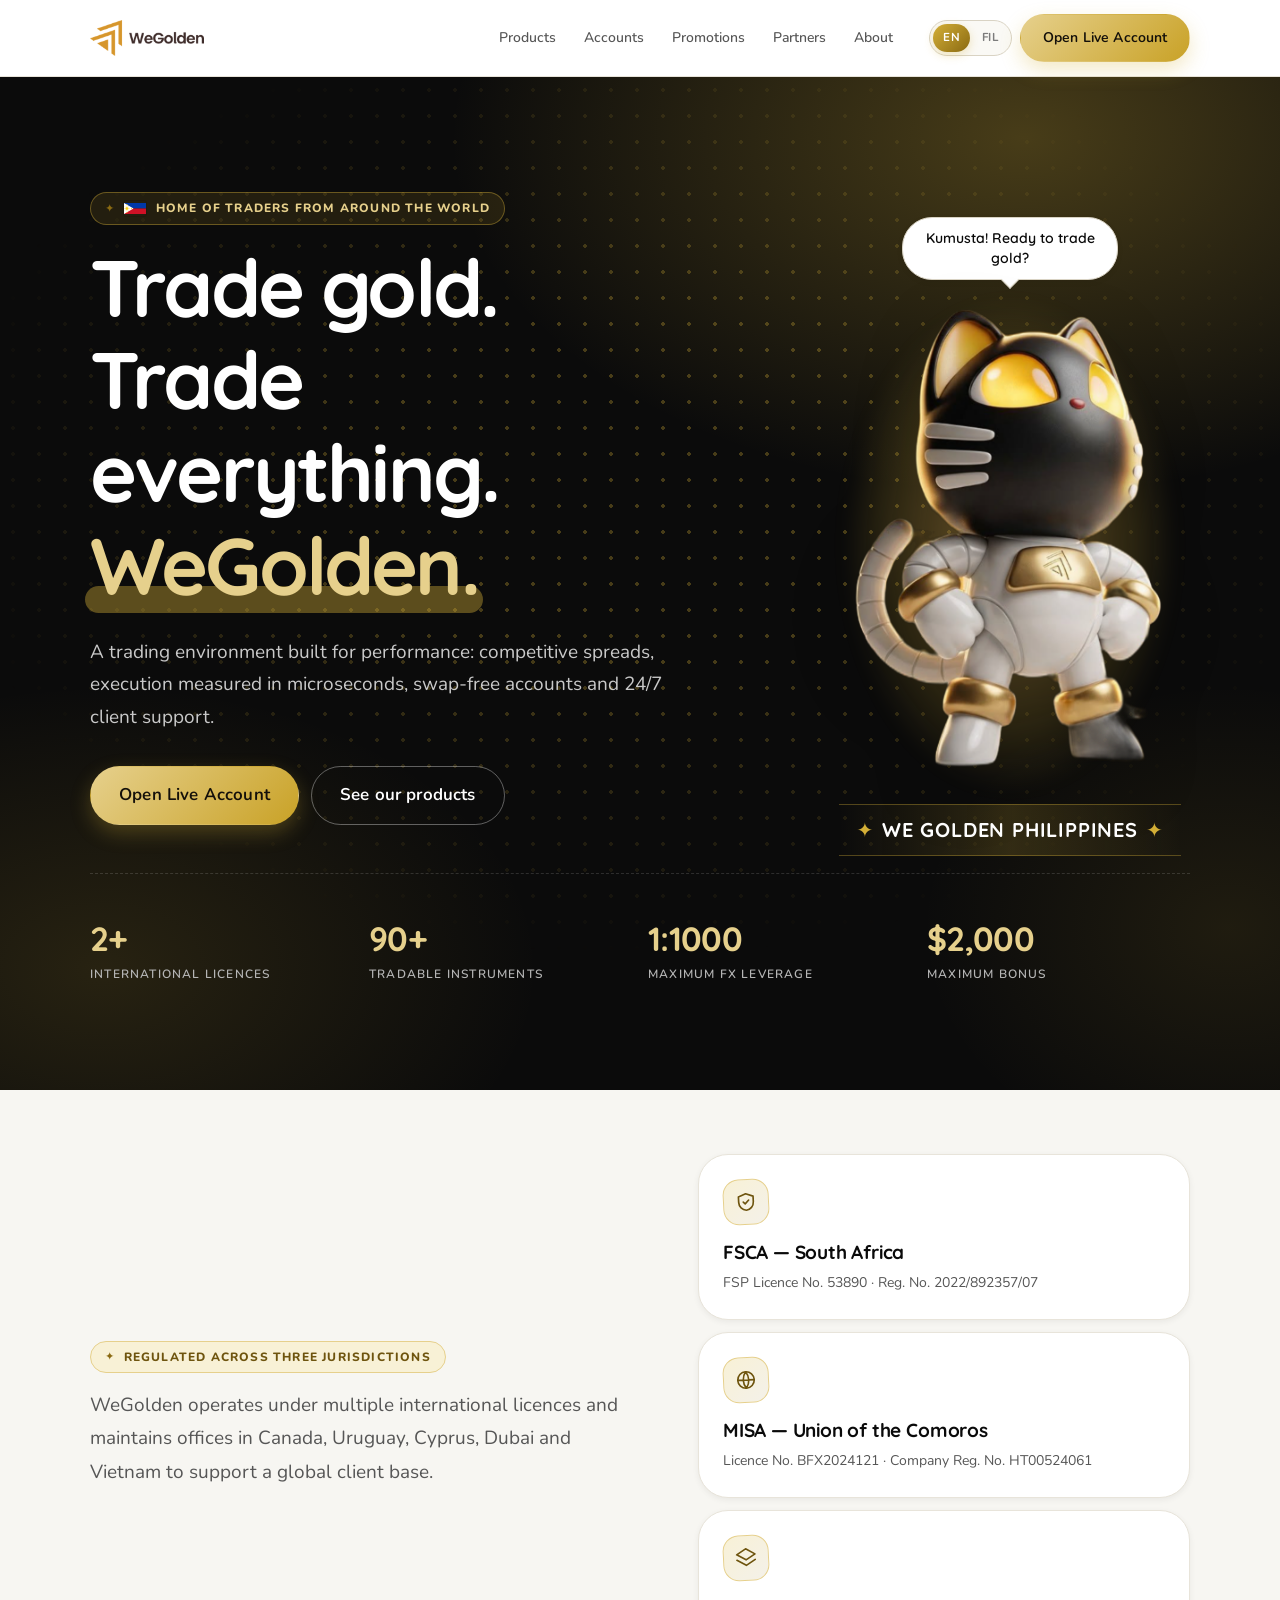
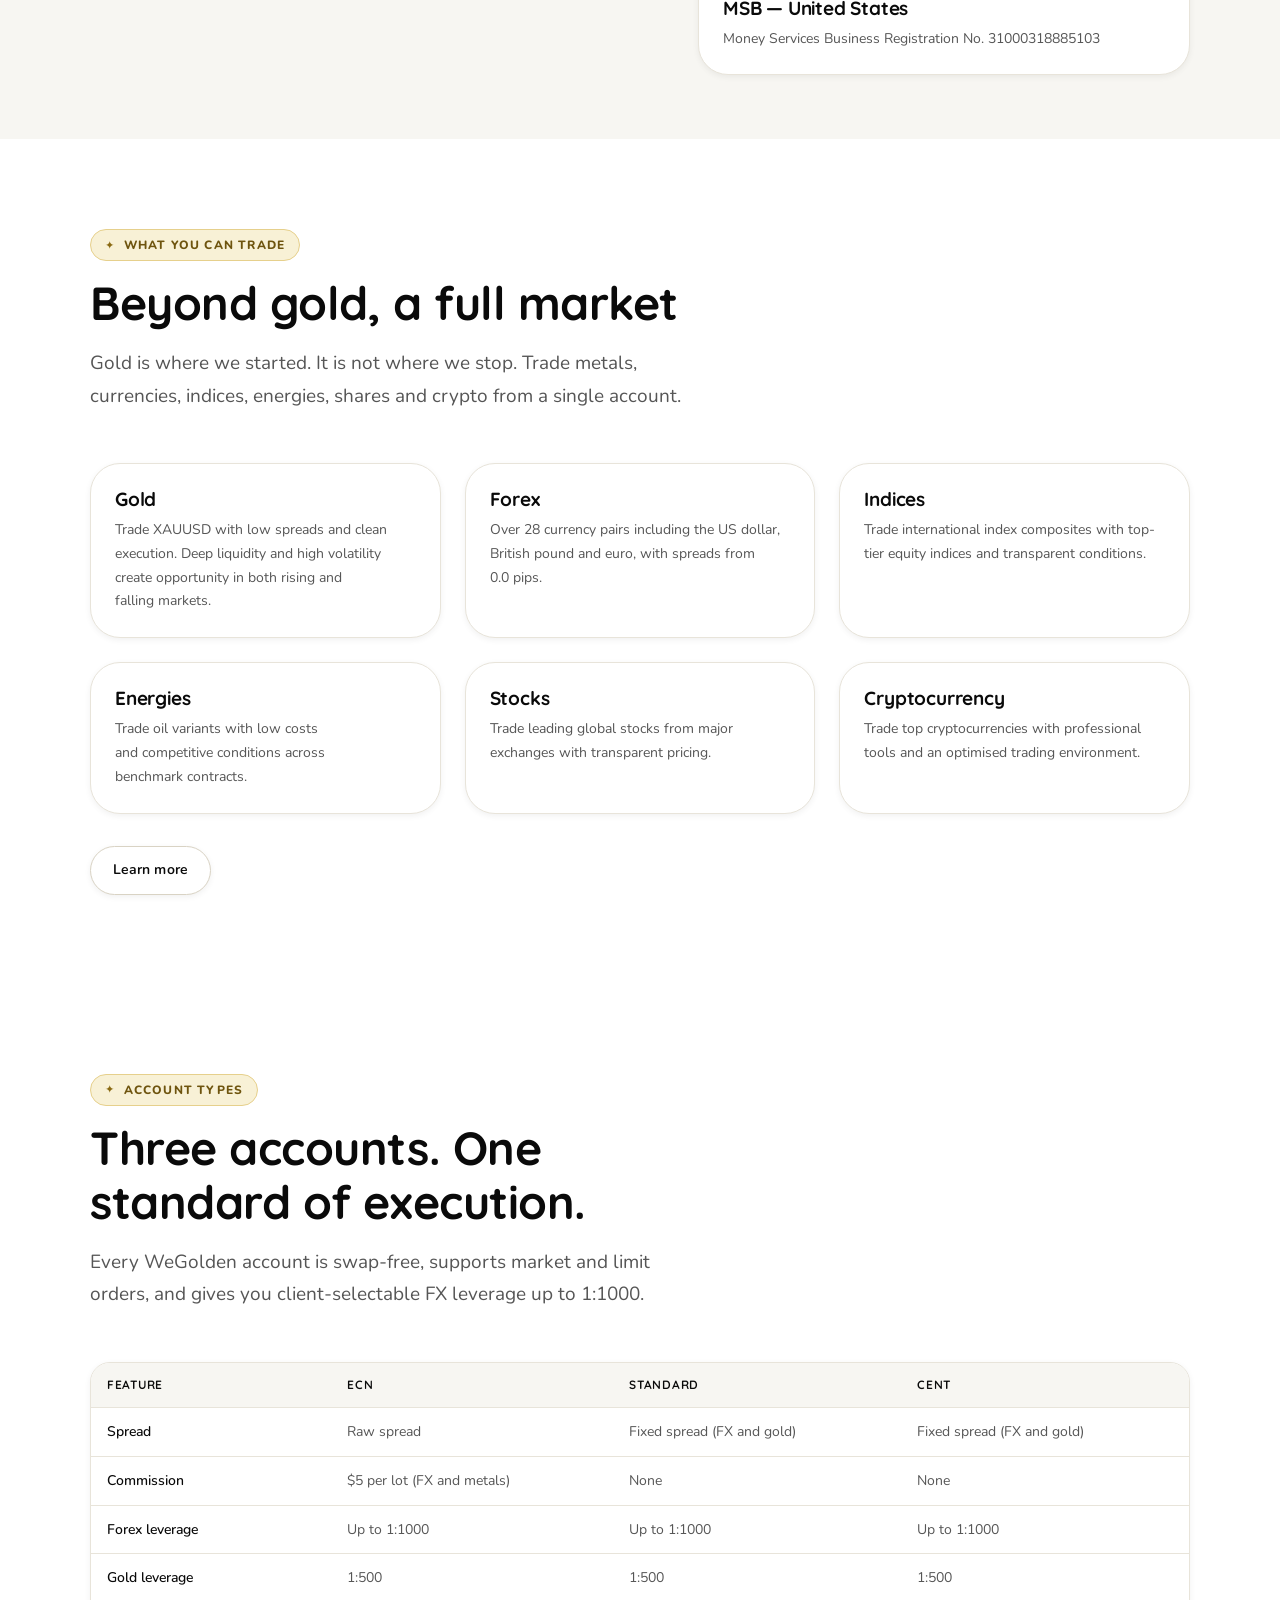
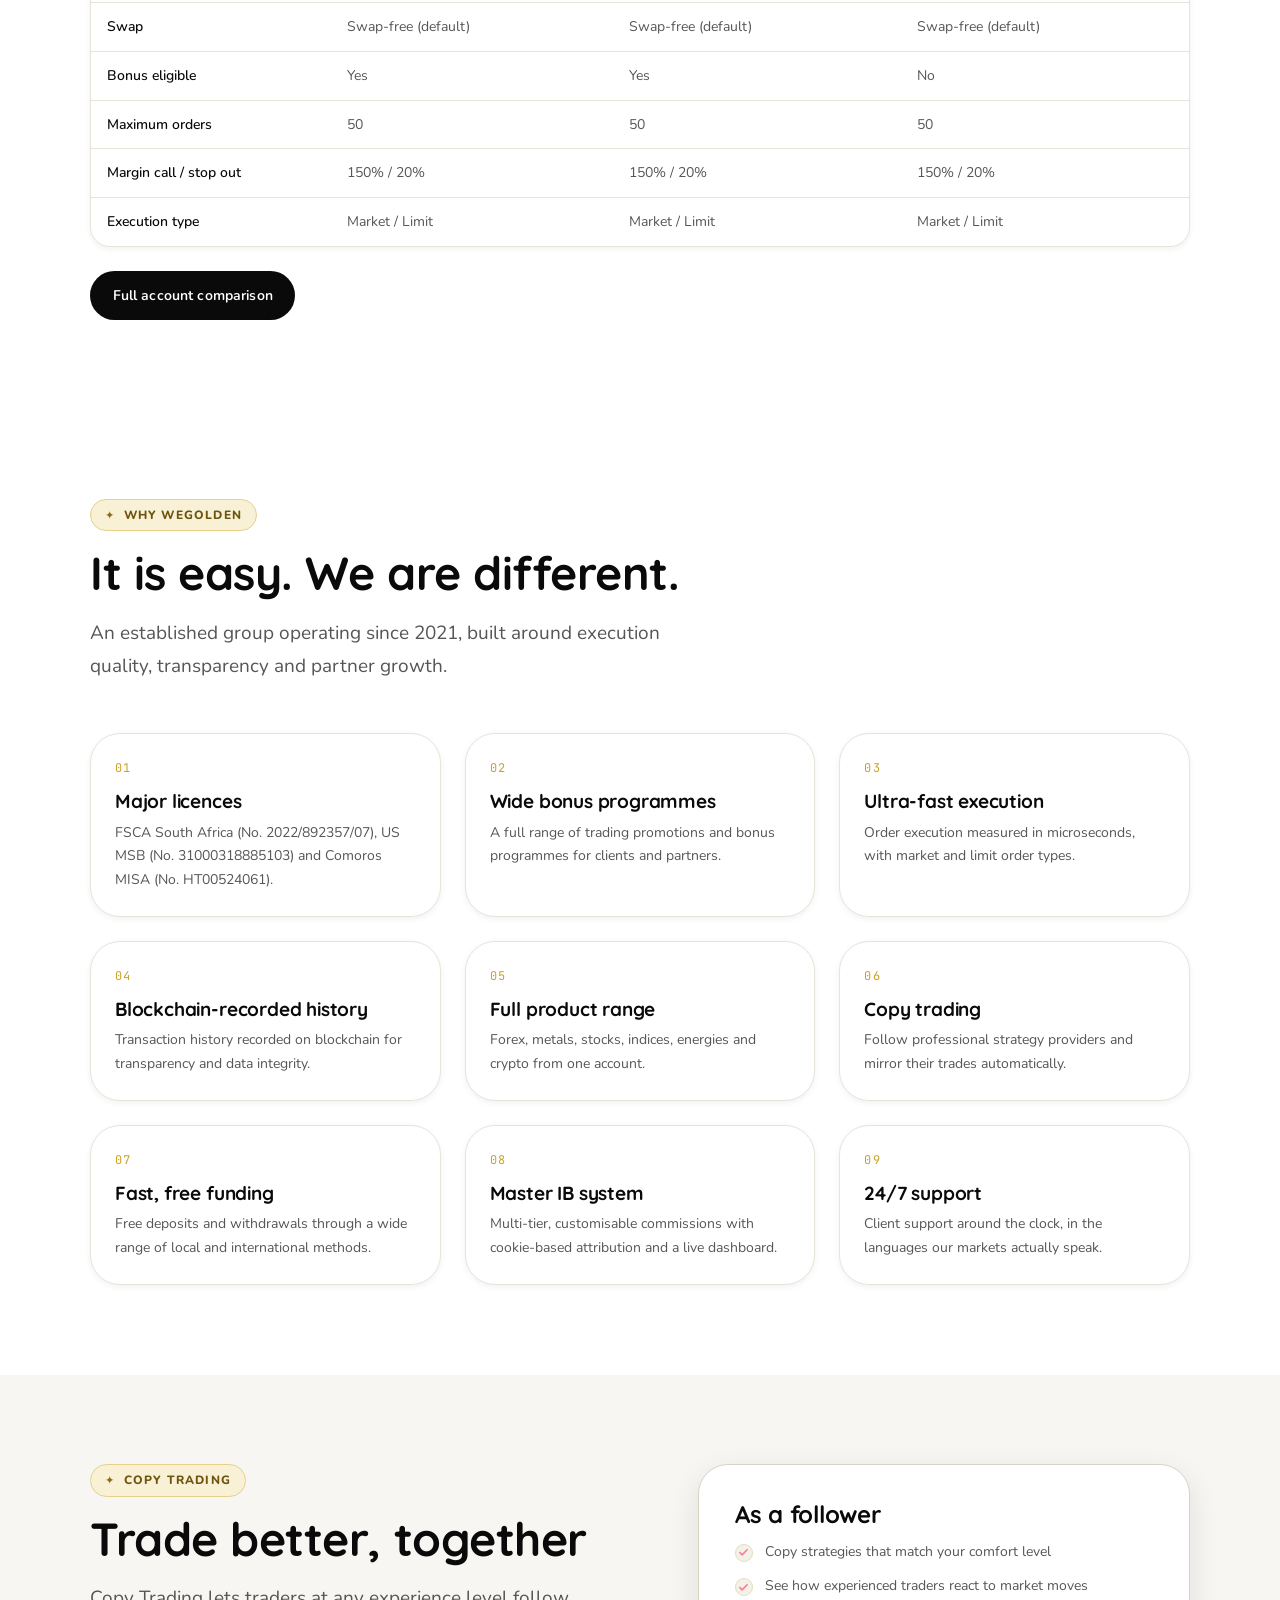
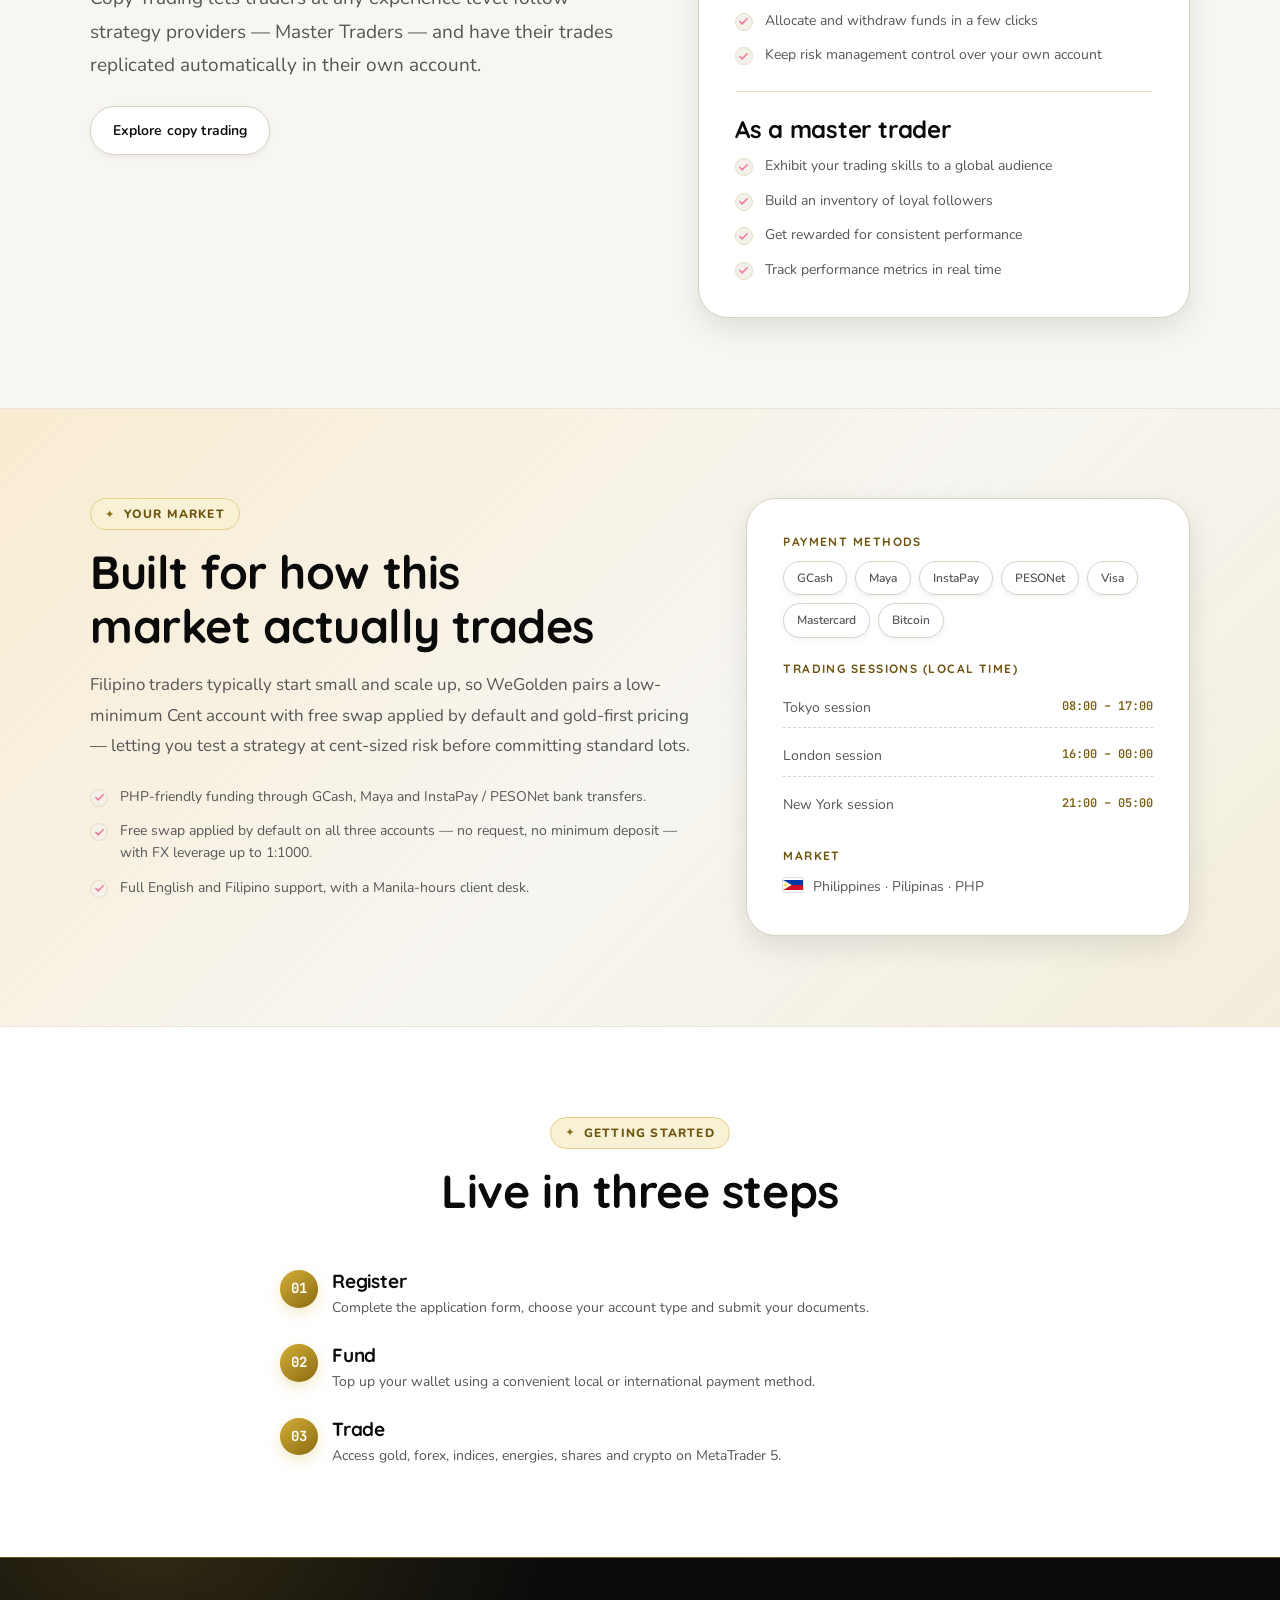
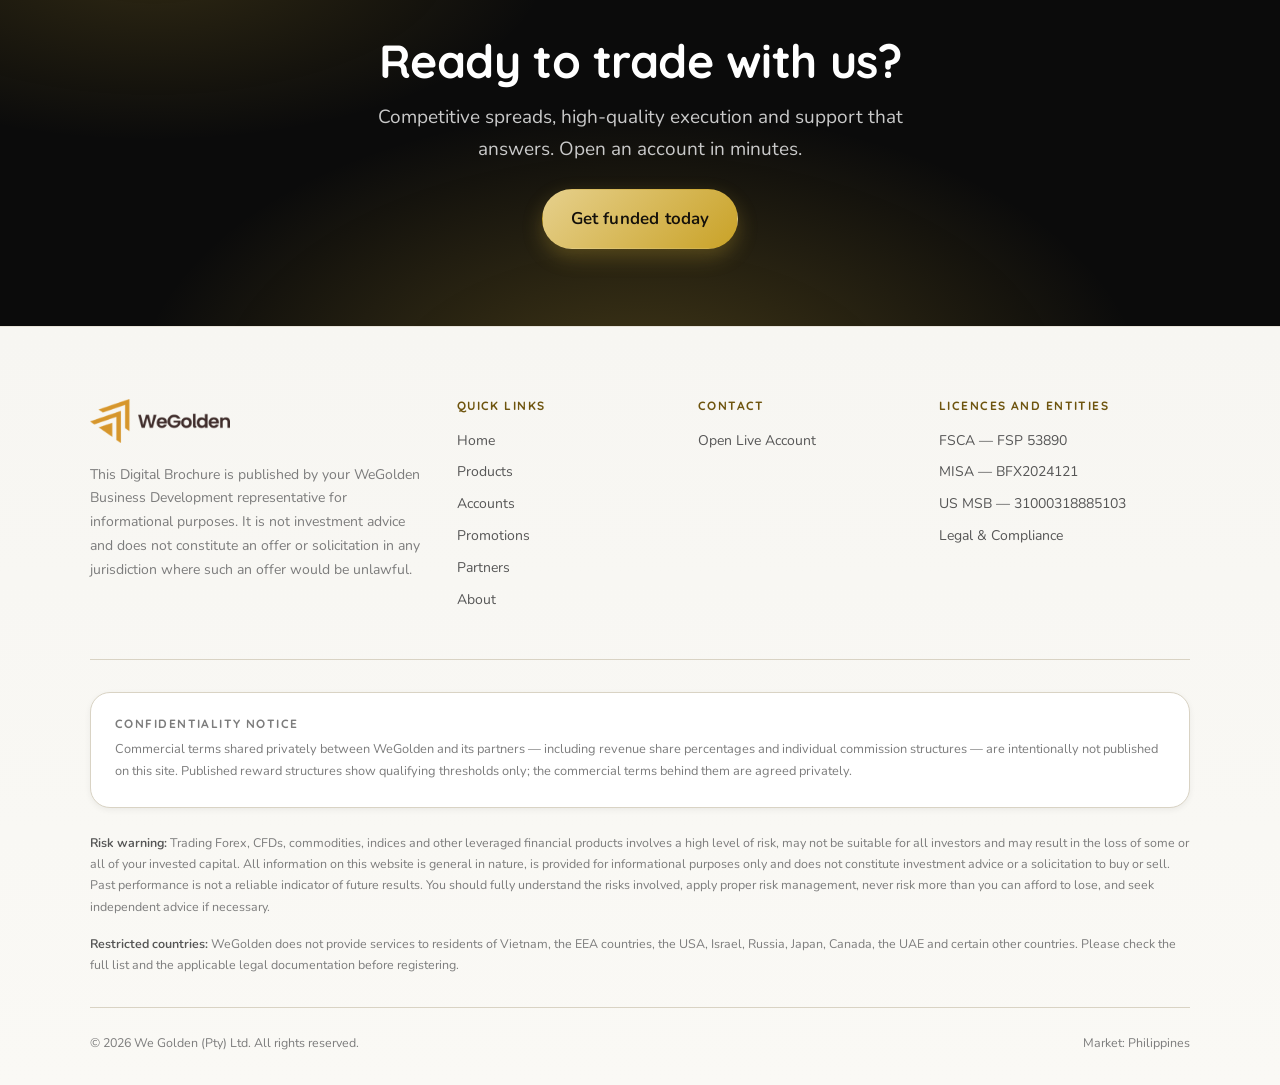
<file: index.html>
<!DOCTYPE html>
<html lang="en">
<head>
  <meta charset="utf-8">
  <title>WeGolden Philippines</title>
  <meta name="viewport" content="width=device-width, initial-scale=1">
  <link rel="canonical" href="https://wegolden-philippines.pages.dev/en/index.html">
  <meta http-equiv="refresh" content="0; url=en/index.html">
  <script>
    (function () {
      var langs = ["en","tl"];
      var saved = null;
      try { saved = localStorage.getItem('wg-lang'); } catch (e) {}
      var nav = (navigator.language || 'en').slice(0, 2).toLowerCase();
      var pick = saved && langs.indexOf(saved) > -1 ? saved
               : (nav === 'tl' || nav === 'fil' ? 'tl' : 'en');
      location.replace(pick + '/index.html');
    })();
  </script>
</head>
<body>
  <p>Redirecting to <a href="en/index.html">WeGolden Philippines</a>…</p>
</body>
</html>
</file>
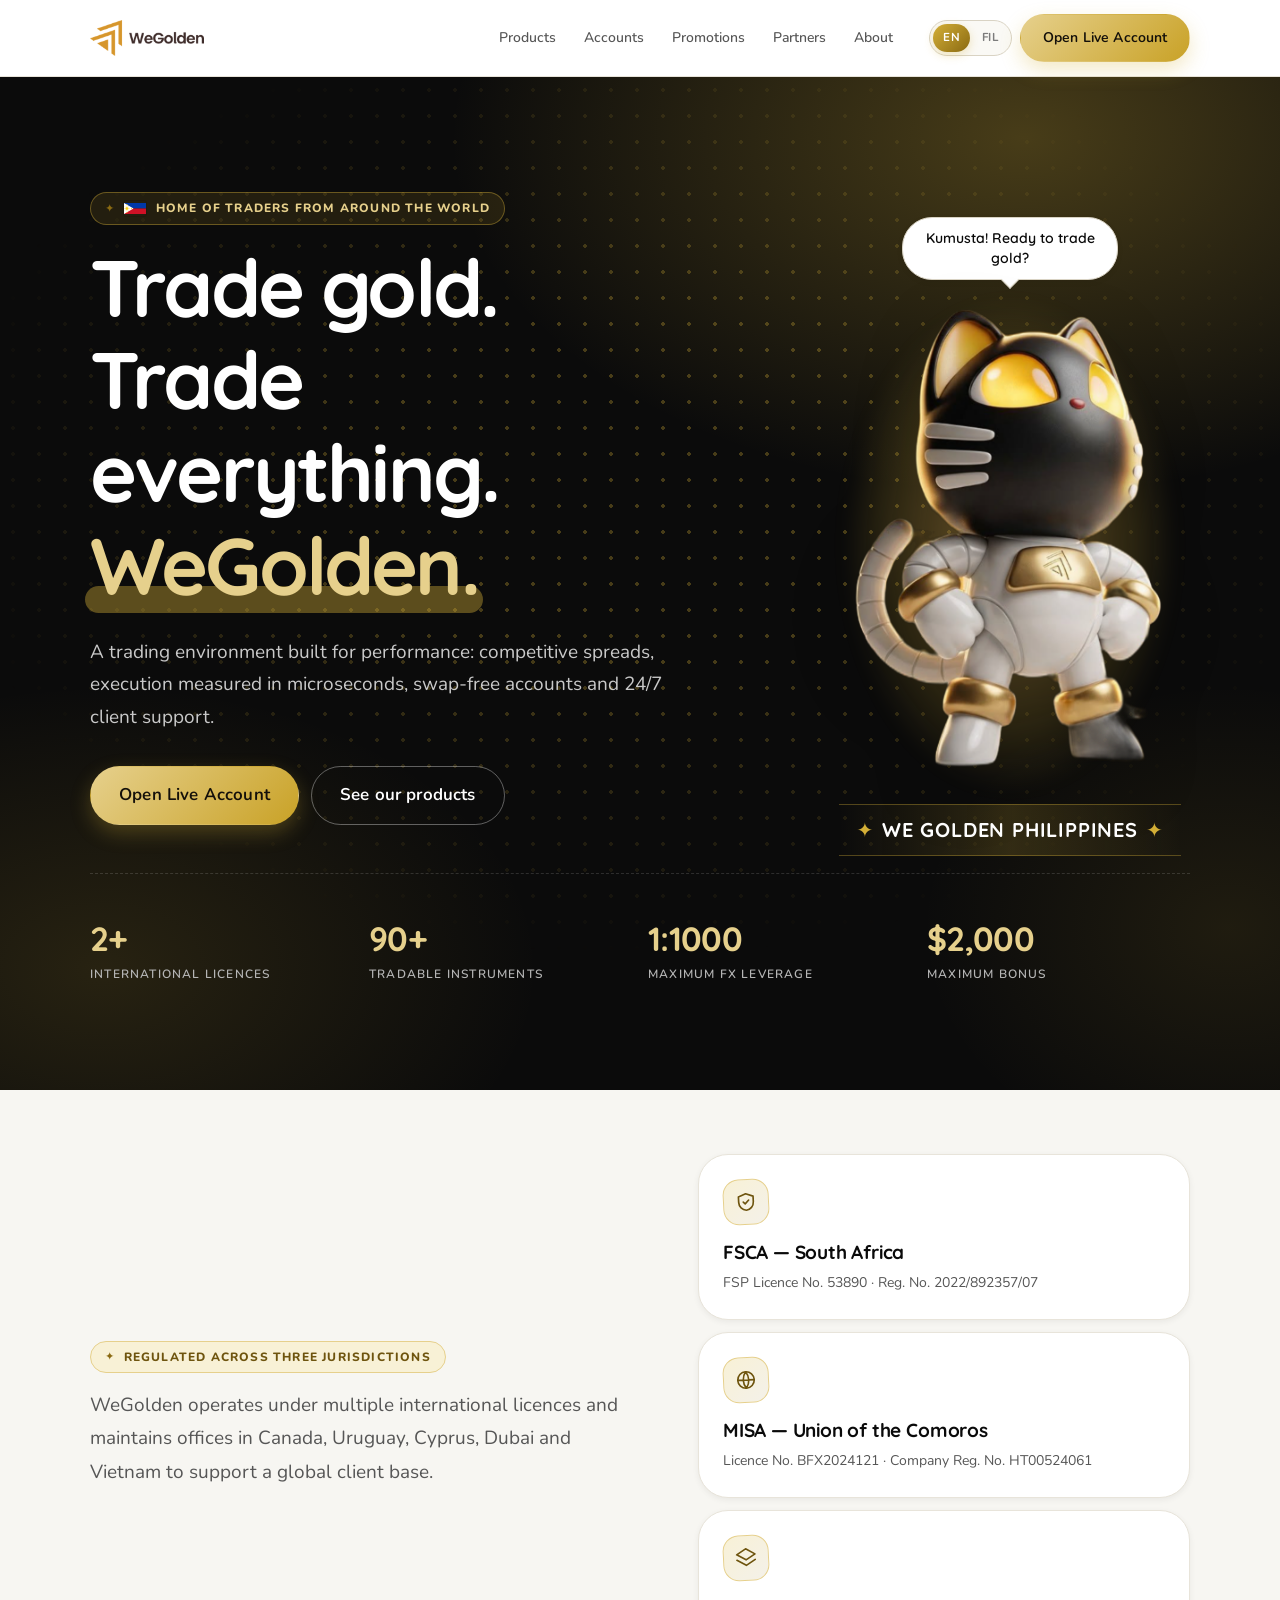
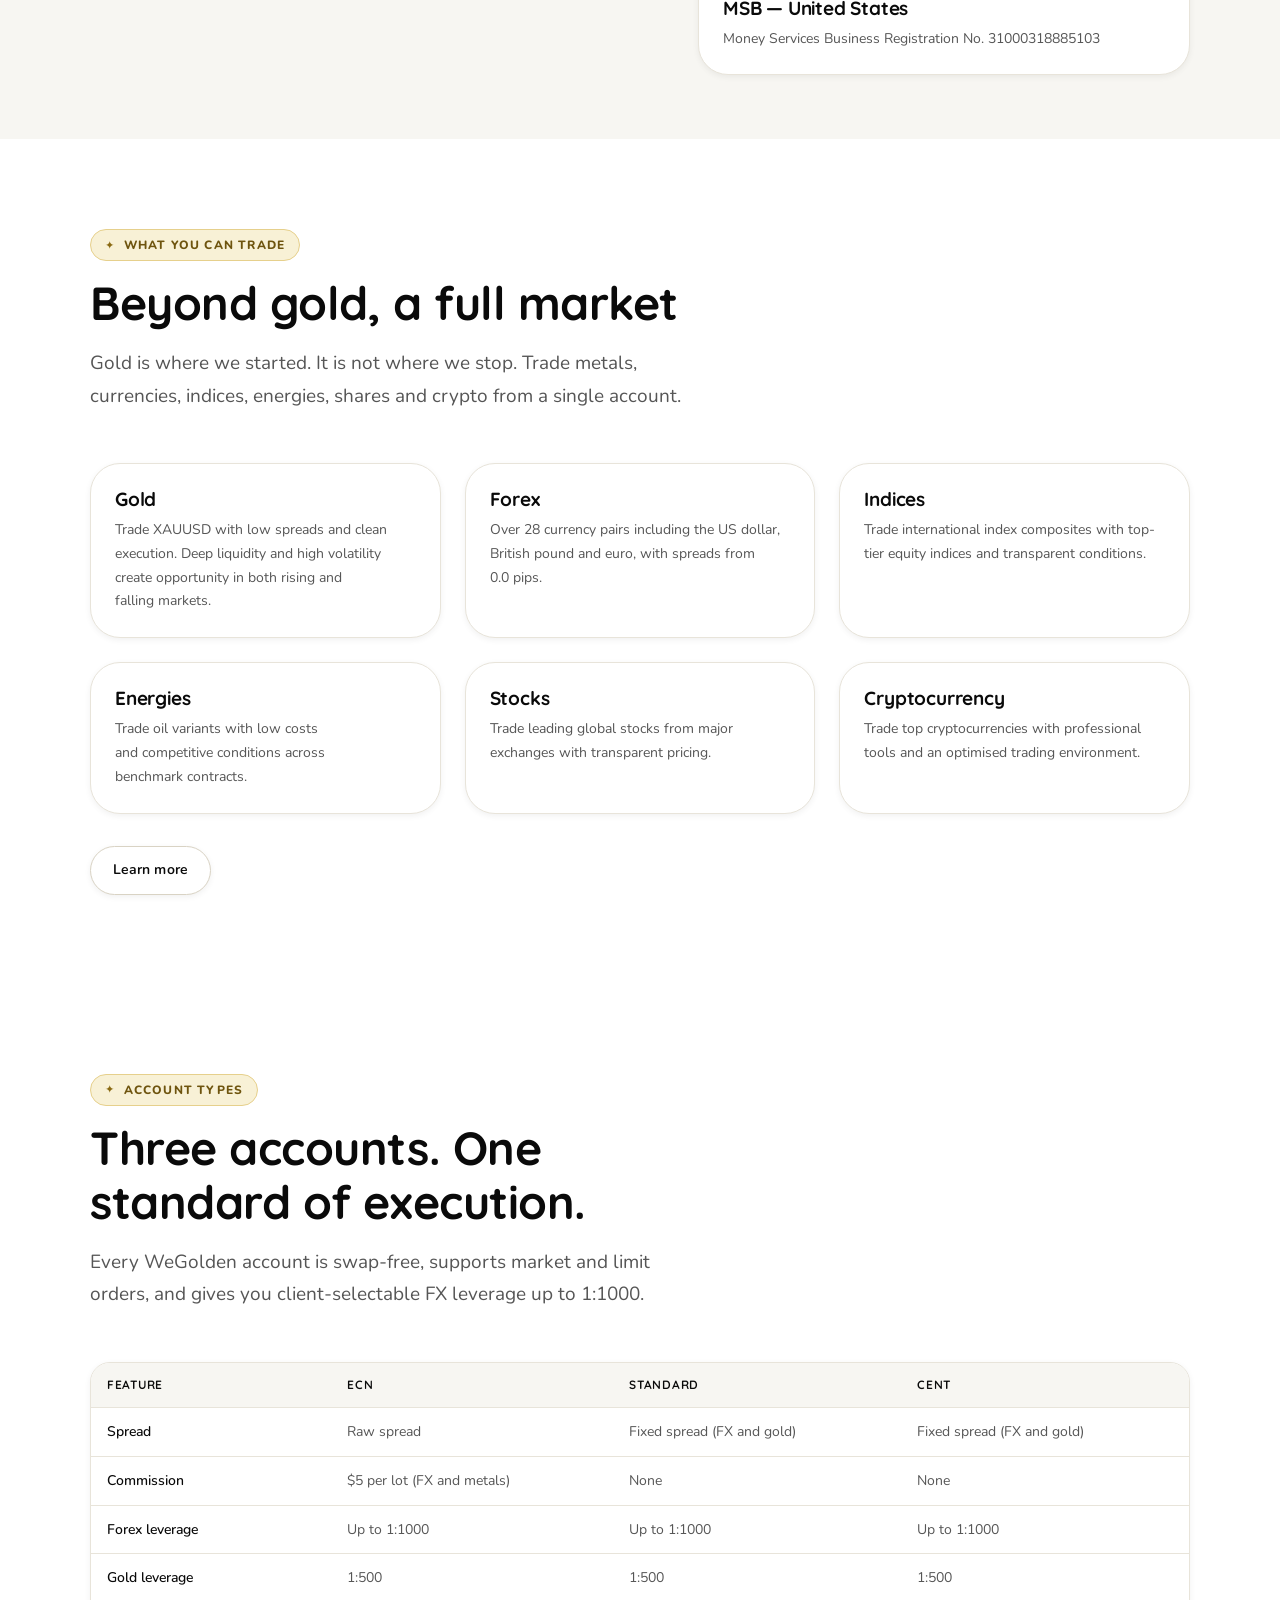
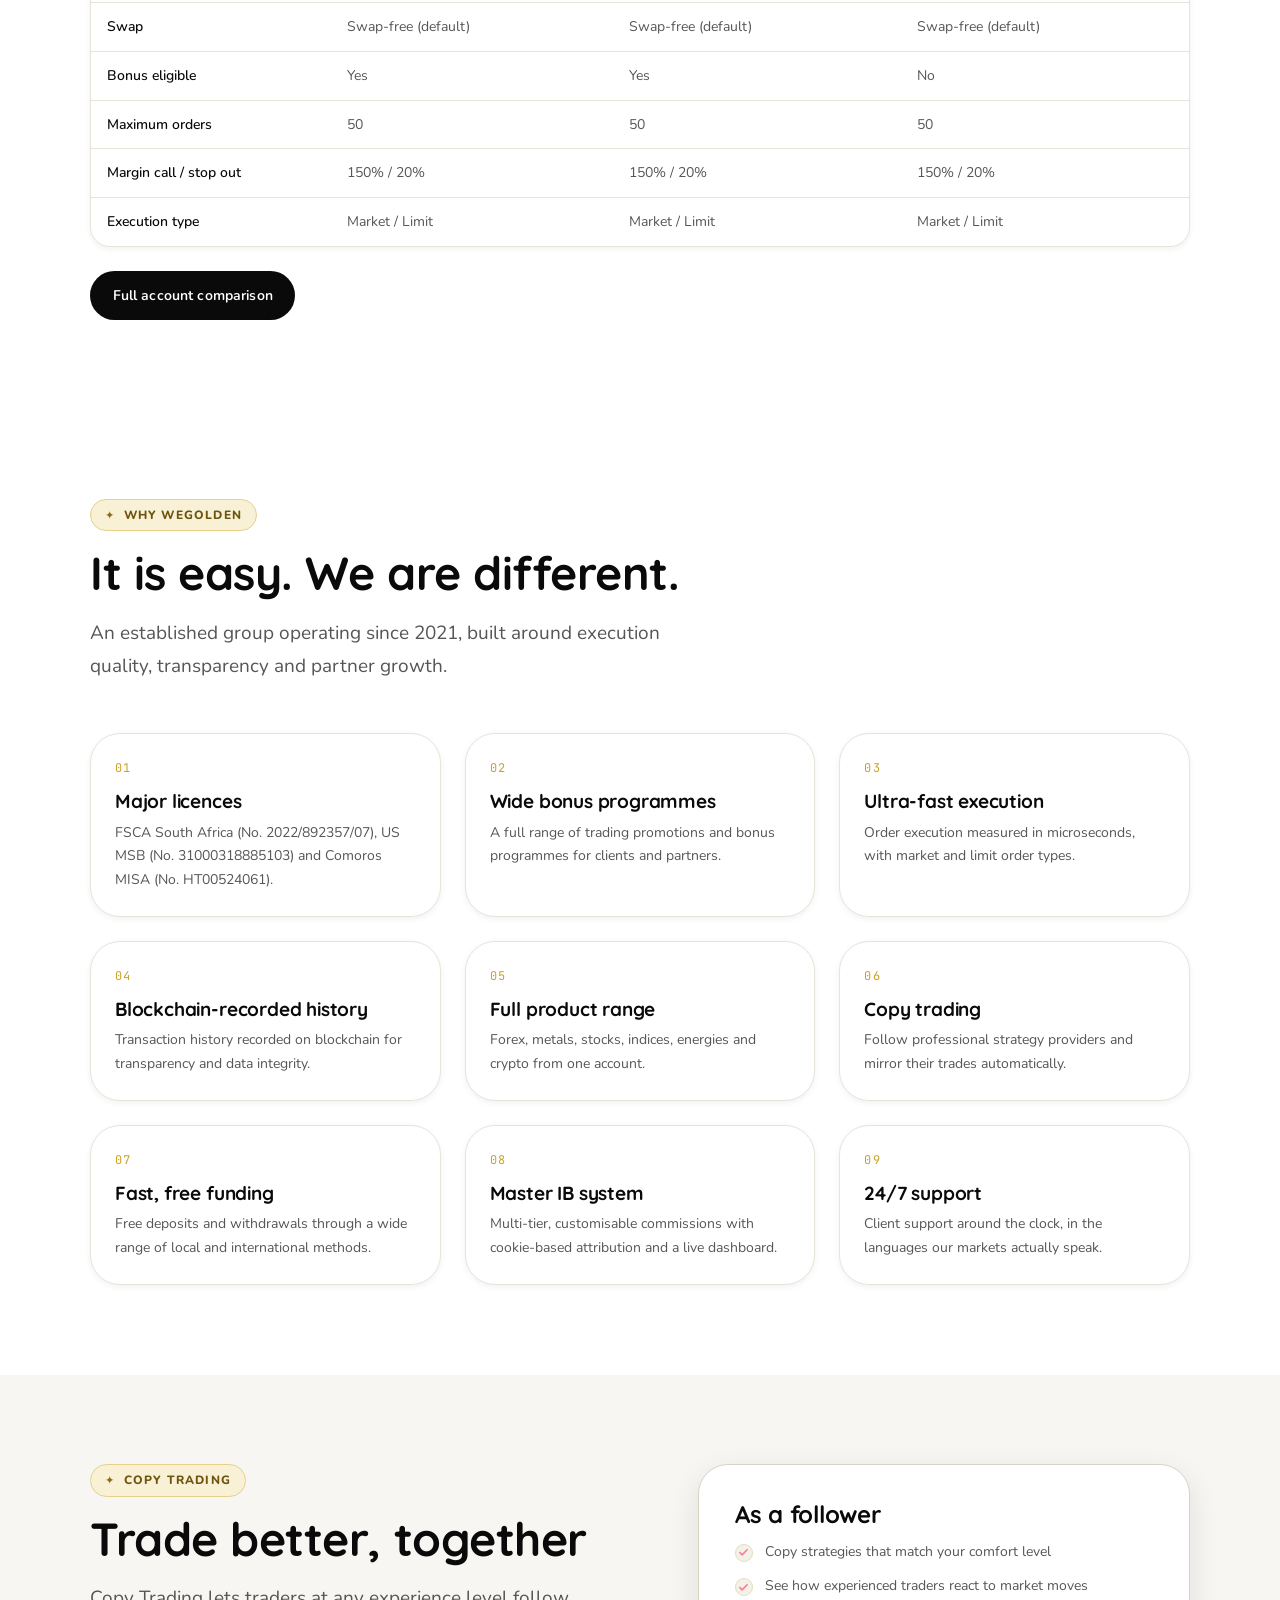
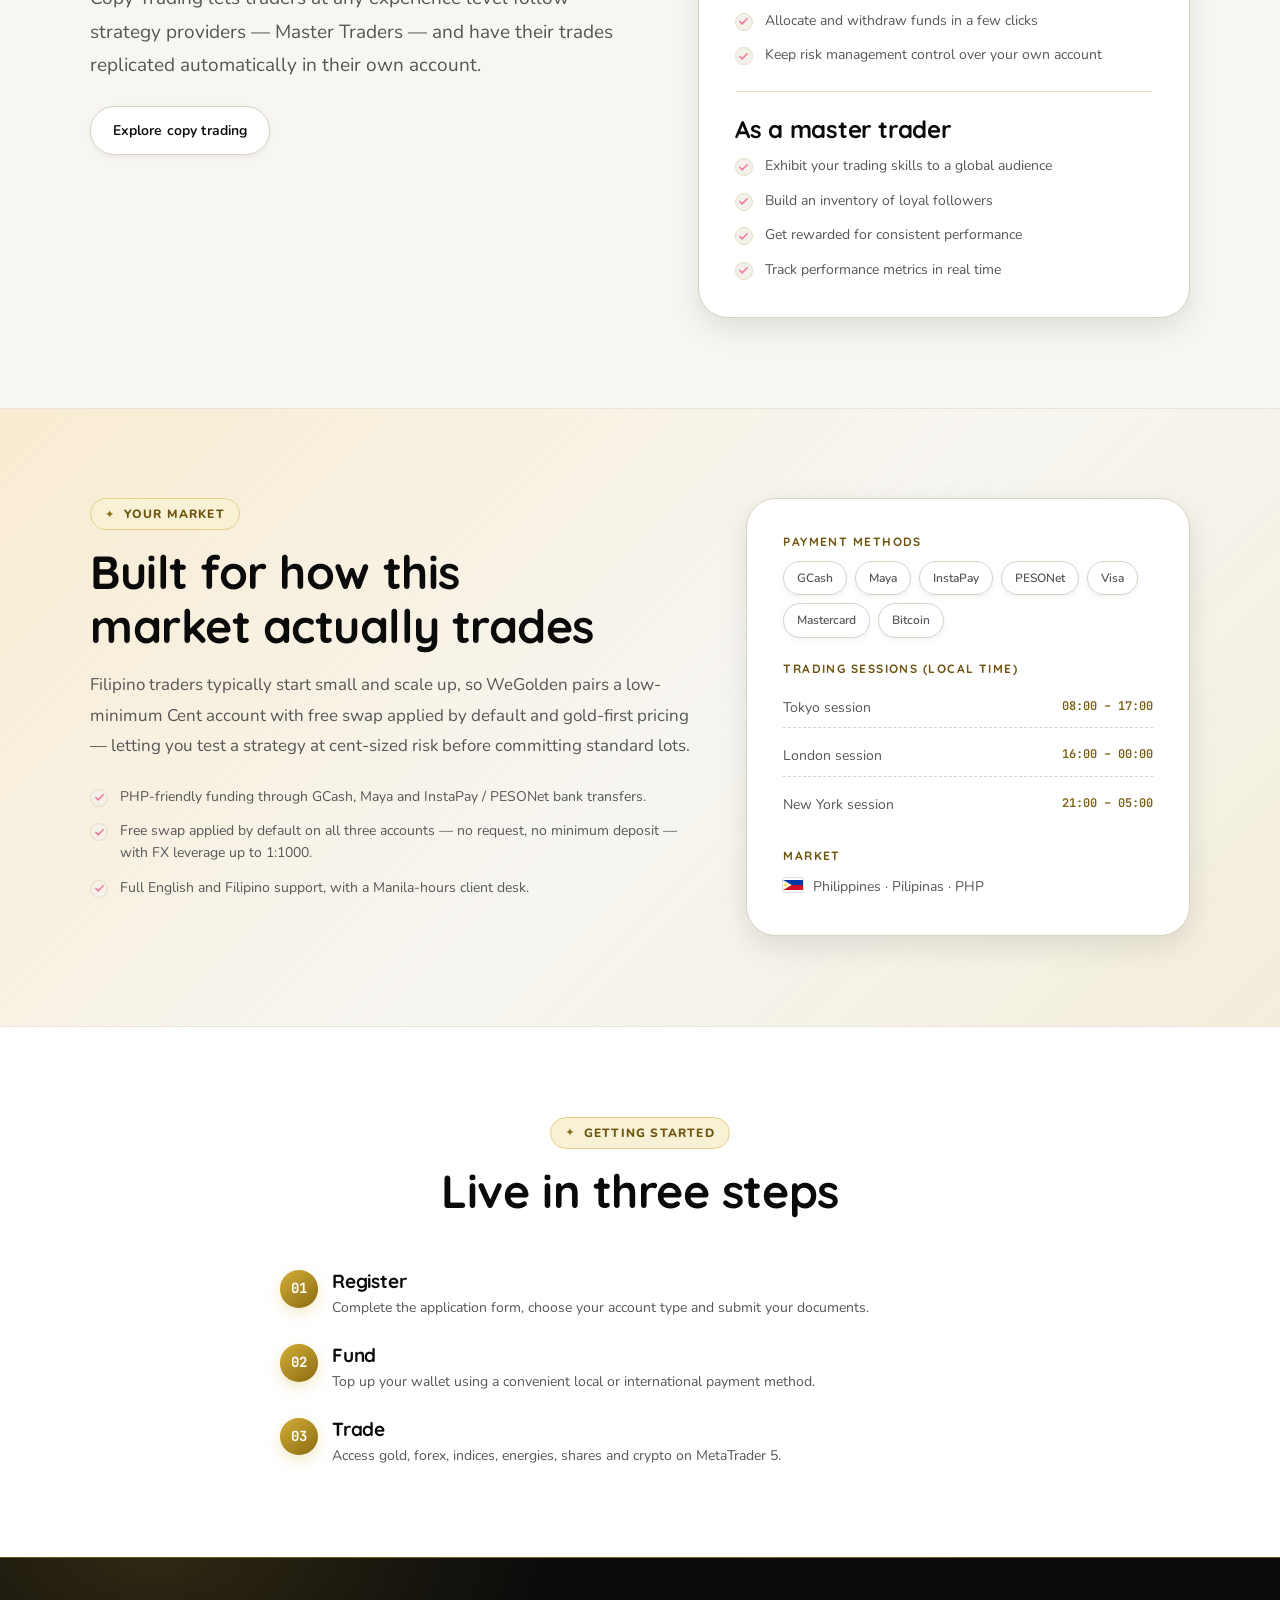
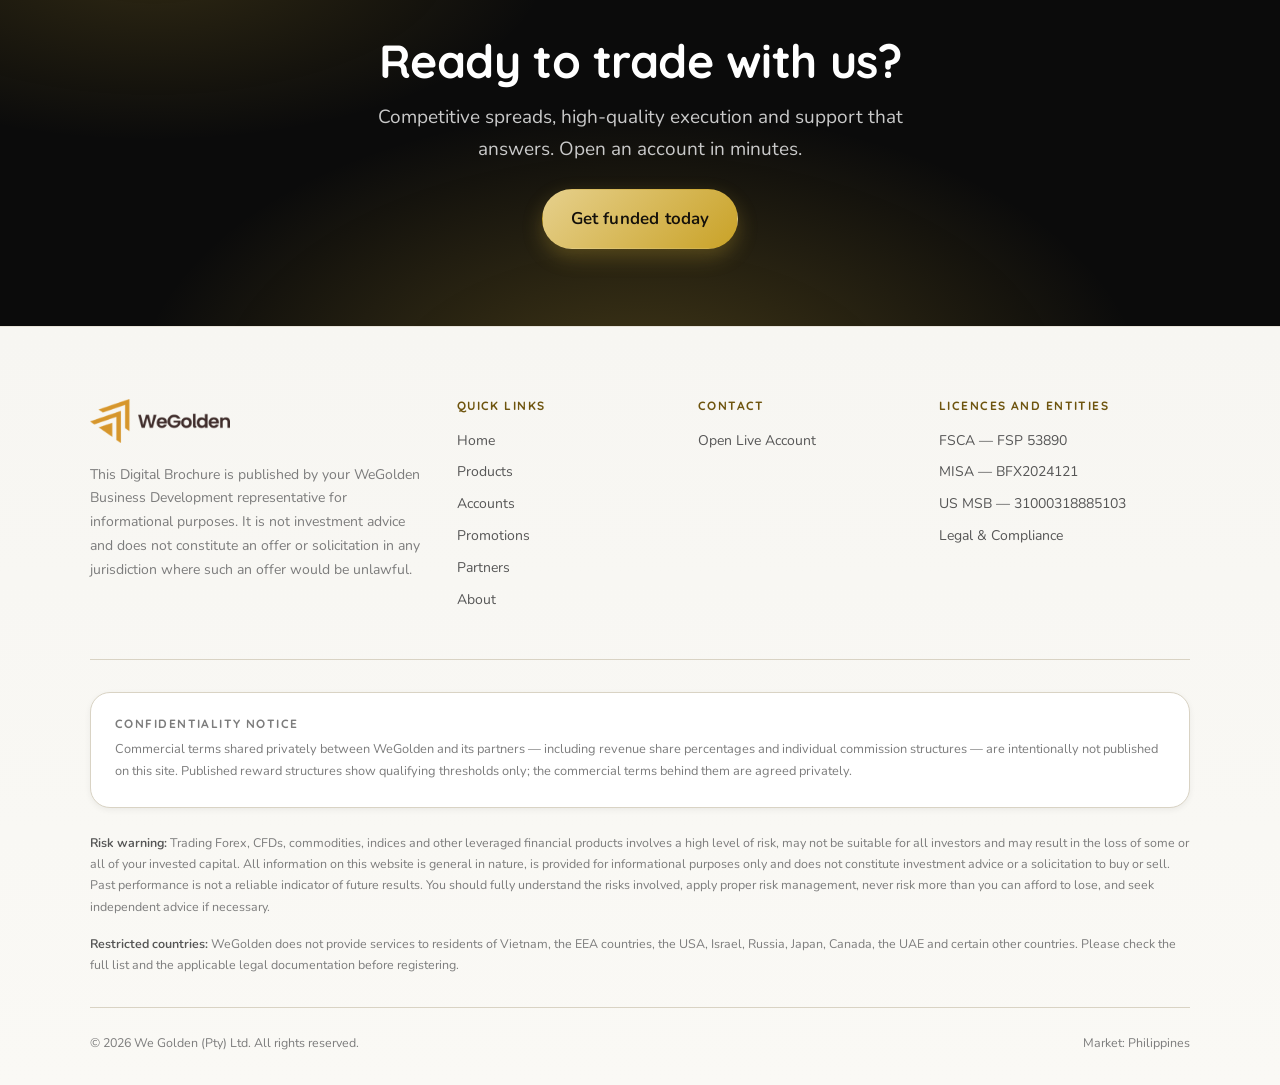
<file: en/index.html>
<!DOCTYPE html>
<html lang="en" dir="ltr">
<head>
    <meta charset="utf-8">
    <meta name="viewport" content="width=device-width, initial-scale=1">
    <title>WeGolden Philippines — WeTrade. WeCopy. WeWin.</title>
    <meta name="description" content="WeGolden Philippines — gold, forex, indices, energies, shares and crypto trading with competitive spreads, swap-free accounts and leverage up to 1:1000.">
    <meta name="theme-color" content="#FFFFFF">

    <meta property="og:type" content="website">
    <meta property="og:site_name" content="WeGolden Philippines">
    <meta property="og:title" content="WeGolden Philippines — WeTrade. WeCopy. WeWin.">
    <meta property="og:description" content="WeGolden Philippines — gold, forex, indices, energies, shares and crypto trading with competitive spreads, swap-free accounts and leverage up to 1:1000.">
    <meta property="og:url" content="https://wegolden-philippines.pages.dev/en/index.html">
    <meta property="og:locale" content="en_US">
    <meta name="twitter:card" content="summary_large_image">

    <link rel="alternate" hreflang="en" href="https://wegolden-philippines.pages.dev/en/index.html">
    <link rel="alternate" hreflang="tl" href="https://wegolden-philippines.pages.dev/tl/index.html">
    <link rel="alternate" hreflang="x-default" href="https://wegolden-philippines.pages.dev/en/index.html">
    <link rel="canonical" href="https://wegolden-philippines.pages.dev/en/index.html">

    <link rel="preconnect" href="https://fonts.googleapis.com">
    <link rel="preconnect" href="https://fonts.gstatic.com" crossorigin>
    <link href="https://fonts.googleapis.com/css2?family=Nunito:wght@400;500;600;700;800&family=Quicksand:wght@500;600;700&family=JetBrains+Mono:wght@400;600&display=swap" rel="stylesheet">

    <link rel="stylesheet" href="../assets/css/tokens.css">
    <link rel="stylesheet" href="../assets/css/base.css">
    <link rel="stylesheet" href="../assets/css/layout.css">
    <link rel="stylesheet" href="../assets/css/components.css">
    <link rel="stylesheet" href="../assets/css/pages.css">

    <link rel="icon" href="data:image/svg+xml,<svg xmlns='http://www.w3.org/2000/svg' viewBox='0 0 32 32'><rect width='32' height='32' rx='9' fill='%23FFC65C'/><text x='16' y='23' font-family='Poppins,sans-serif' font-size='19' font-weight='800' text-anchor='middle' fill='%23FFFFFF'>W</text></svg>">

    <script type="application/ld+json">
    {
      "@context": "https://schema.org",
      "@type": "FinancialService",
      "name": "WeGolden Philippines",
      "url": "https://wegolden-philippines.pages.dev",
      "description": "WeGolden Philippines — gold, forex, indices, energies, shares and crypto trading with competitive spreads, swap-free accounts and leverage up to 1:1000.",
      "areaServed": "Philippines",
      "currenciesAccepted": "PHP"
    }
    </script>
</head>
<body class="">
    <a class="skip-link" href="#main">Skip to content</a>
    
  <header class="site-header">
    <div class="container header-inner">
      <a class="logo" href="index.html" aria-label="WeGolden — Home">
        <img class="logo-img" src="../assets/img/wegolden-logo.png" alt="WeGolden" width="724" height="228" decoding="async" />
      </a>

      <nav class="nav" aria-label="Menu">
        <a class="nav-link" href="products.html">Products</a><a class="nav-link" href="accounts.html">Accounts</a><a class="nav-link" href="promotions.html">Promotions</a><a class="nav-link" href="partners.html">Partners</a><a class="nav-link" href="about.html">About</a>
      </nav>

      <div class="header-actions">
        <div class="lang-switch" role="group" aria-label="Language">
          <a href="../en/index.html" hreflang="en" lang="en" aria-current="true">EN</a><a href="../tl/index.html" hreflang="tl" lang="tl">FIL</a>
        </div>
        <a class="btn btn--primary btn--header" href="https://my.wegolden.com/en/auth/sign-up" target="_blank" rel="noopener">Open Live Account</a>
        <button class="menu-toggle" type="button" aria-expanded="false" aria-controls="mobile-nav" aria-label="Menu">
          <svg viewBox="0 0 24 24" fill="none" stroke="currentColor" stroke-width="2" stroke-linecap="round" aria-hidden="true"><line x1="3" y1="6" x2="21" y2="6"/><line x1="3" y1="12" x2="21" y2="12"/><line x1="3" y1="18" x2="21" y2="18"/></svg>
        </button>
      </div>
    </div>

    <div class="mobile-nav" id="mobile-nav">
      <div class="container">
        <ul><li><a href="index.html" aria-current="page">Home</a></li><li><a href="products.html">Products</a></li><li><a href="accounts.html">Accounts</a></li><li><a href="promotions.html">Promotions</a></li><li><a href="partners.html">Partners</a></li><li><a href="about.html">About</a></li></ul>
        <a class="btn btn--primary" href="https://my.wegolden.com/en/auth/sign-up" target="_blank" rel="noopener">Open Live Account</a>
      </div>
    </div>
  </header>
    <main id="main">

    <section class="hero">
      <div class="container">
        <div class="hero-layout">
          <div class="hero-inner">
            <span class="eyebrow"><img class="eyebrow-flag" src="../assets/img/flag-ph.svg" alt="Philippines flag" width="22" height="15" />Home of traders from around the world</span>
            <h1>Trade gold. Trade everything. <em>WeGolden.</em></h1>
            <p class="hero-lead">A trading environment built for performance: competitive spreads, execution measured in microseconds, swap-free accounts and 24/7 client support.</p>
            <div class="btn-row">
              <a class="btn btn--primary btn--lg" href="https://my.wegolden.com/en/auth/sign-up" target="_blank" rel="noopener">Open Live Account</a>
              <a class="btn btn--ghost btn--lg" href="products.html">See our products</a>
            </div>
          </div>

          <div class="hero-mascot">
            <p class="mascot-bubble">Kumusta! Ready to trade gold?</p>
            <div class="mascot-track" aria-hidden="true">
              <img
                class="mascot-img"
                src="../assets/img/wegolden-mascot.png"
                alt=""
                width="738"
                height="1120"
                fetchpriority="high"
                decoding="async"
              />
            </div>
            <p class="mascot-name">We Golden Philippines</p>
          </div>
        </div>

        <div class="hero-stats">
          
  <div class="stat">
    <span class="stat-value num">2+</span>
    <span class="stat-label">International licences</span>
  </div>
  <div class="stat">
    <span class="stat-value num">90+</span>
    <span class="stat-label">Tradable instruments</span>
  </div>
  <div class="stat">
    <span class="stat-value num">1:1000</span>
    <span class="stat-label">Maximum FX leverage</span>
  </div>
  <div class="stat">
    <span class="stat-value num">$2,000</span>
    <span class="stat-label">Maximum bonus</span>
  </div>
        </div>
      </div>
    </section>

    <section class="section section--tight section--alt">
      <div class="container">
        <div class="split" style="align-items:center">
          <div>
            <span class="eyebrow">Regulated across three jurisdictions</span>
            <p style="font-size:var(--fs-md);color:var(--text-muted);line-height:1.75;max-inline-size:56ch">
              WeGolden operates under multiple international licences and maintains offices in Canada, Uruguay, Cyprus, Dubai and Vietnam to support a global client base.
            </p>
          </div>
          <div style="display:grid;gap:var(--sp-3)">
            
  <article class="card card--flat">
    
    <div class="card-icon" aria-hidden="true"><svg viewBox="0 0 24 24" fill="none" stroke="currentColor" stroke-width="1.8" stroke-linecap="round" stroke-linejoin="round" aria-hidden="true"><path d="M12 3l8 3v6c0 5-3.5 8.5-8 9-4.5-.5-8-4-8-9V6z"/><polyline points="9 12 11 14 15 10"/></svg></div>
    <h3>FSCA — South Africa</h3>
    <p>FSP Licence No. 53890 · Reg. No. 2022/892357/07</p>
  </article>
            
  <article class="card card--flat">
    
    <div class="card-icon" aria-hidden="true"><svg viewBox="0 0 24 24" fill="none" stroke="currentColor" stroke-width="1.8" stroke-linecap="round" stroke-linejoin="round" aria-hidden="true"><circle cx="12" cy="12" r="9"/><path d="M3 12h18M12 3a15 15 0 0 1 0 18 15 15 0 0 1 0-18"/></svg></div>
    <h3>MISA — Union of the Comoros</h3>
    <p>Licence No. BFX2024121 · Company Reg. No. HT00524061</p>
  </article>
            
  <article class="card card--flat">
    
    <div class="card-icon" aria-hidden="true"><svg viewBox="0 0 24 24" fill="none" stroke="currentColor" stroke-width="1.8" stroke-linecap="round" stroke-linejoin="round" aria-hidden="true"><polygon points="12 2 22 8 12 14 2 8"/><polyline points="2 14 12 20 22 14"/></svg></div>
    <h3>MSB — United States</h3>
    <p>Money Services Business Registration No. 31000318885103</p>
  </article>
          </div>
        </div>
      </div>
    </section>

    <section class="section">
      <div class="container">
        
  <div class="section-head">
    <span class="eyebrow">What you can trade</span>
    <h2>Beyond gold, a full market</h2>
    <p>Gold is where we started. It is not where we stop. Trade metals, currencies, indices, energies, shares and crypto from a single account.</p>
  </div>
        <div class="grid grid--3">
  <article class="card card--flat">
    
    
    <h3>Gold</h3>
    <p>Trade XAUUSD with low spreads and clean execution. Deep liquidity and high volatility create opportunity in both rising and falling markets.</p>
  </article>
  <article class="card card--flat">
    
    
    <h3>Forex</h3>
    <p>Over 28 currency pairs including the US dollar, British pound and euro, with spreads from 0.0 pips.</p>
  </article>
  <article class="card card--flat">
    
    
    <h3>Indices</h3>
    <p>Trade international index composites with top-tier equity indices and transparent conditions.</p>
  </article>
  <article class="card card--flat">
    
    
    <h3>Energies</h3>
    <p>Trade oil variants with low costs and competitive conditions across benchmark contracts.</p>
  </article>
  <article class="card card--flat">
    
    
    <h3>Stocks</h3>
    <p>Trade leading global stocks from major exchanges with transparent pricing.</p>
  </article>
  <article class="card card--flat">
    
    
    <h3>Cryptocurrency</h3>
    <p>Trade top cryptocurrencies with professional tools and an optimised trading environment.</p>
  </article></div>
        <div class="btn-row" style="margin-block-start:var(--sp-6)">
          <a class="btn btn--ghost" href="products.html">Learn more</a>
        </div>
      </div>
    </section>

    <section class="section section--paper">
      <div class="container">
        
  <div class="section-head">
    <span class="eyebrow">Account types</span>
    <h2>Three accounts. One standard of execution.</h2>
    <p>Every WeGolden account is swap-free, supports market and limit orders, and gives you client-selectable FX leverage up to 1:1000.</p>
  </div>
        
  <div class="table-wrap table-wrap--paper">
    <table>
      <caption class="visually-hidden">Three accounts. One standard of execution.</caption>
      <thead>
        <tr><th scope="col">Feature</th><th scope="col">ECN</th><th scope="col">Standard</th><th scope="col">Cent</th></tr>
      </thead>
      <tbody>
        <tr><th scope="row" style="text-align:start;font-weight:550;color:inherit">Spread</th><td>Raw spread</td><td>Fixed spread (FX and gold)</td><td>Fixed spread (FX and gold)</td></tr><tr><th scope="row" style="text-align:start;font-weight:550;color:inherit">Commission</th><td>$5 per lot (FX and metals)</td><td>None</td><td>None</td></tr><tr><th scope="row" style="text-align:start;font-weight:550;color:inherit">Forex leverage</th><td>Up to 1:1000</td><td>Up to 1:1000</td><td>Up to 1:1000</td></tr><tr><th scope="row" style="text-align:start;font-weight:550;color:inherit">Gold leverage</th><td>1:500</td><td>1:500</td><td>1:500</td></tr><tr><th scope="row" style="text-align:start;font-weight:550;color:inherit">Swap</th><td>Swap-free (default)</td><td>Swap-free (default)</td><td>Swap-free (default)</td></tr><tr><th scope="row" style="text-align:start;font-weight:550;color:inherit">Bonus eligible</th><td>Yes</td><td>Yes</td><td>No</td></tr><tr><th scope="row" style="text-align:start;font-weight:550;color:inherit">Maximum orders</th><td>50</td><td>50</td><td>50</td></tr><tr><th scope="row" style="text-align:start;font-weight:550;color:inherit">Margin call / stop out</th><td>150% / 20%</td><td>150% / 20%</td><td>150% / 20%</td></tr><tr><th scope="row" style="text-align:start;font-weight:550;color:inherit">Execution type</th><td>Market / Limit</td><td>Market / Limit</td><td>Market / Limit</td></tr>
      </tbody>
    </table>
  </div>
  
        <div class="btn-row" style="margin-block-start:var(--sp-5)">
          <a class="btn btn--dark" href="accounts.html">Full account comparison</a>
        </div>
      </div>
    </section>

    <section class="section">
      <div class="container">
        
  <div class="section-head">
    <span class="eyebrow">Why WeGolden</span>
    <h2>It is easy. We are different.</h2>
    <p>An established group operating since 2021, built around execution quality, transparency and partner growth.</p>
  </div>
        <div class="grid grid--3">
  <article class="card">
    <span class="card-num">01</span>
    
    <h3>Major licences</h3>
    <p>FSCA South Africa (No. 2022/892357/07), US MSB (No. 31000318885103) and Comoros MISA (No. HT00524061).</p>
  </article>
  <article class="card">
    <span class="card-num">02</span>
    
    <h3>Wide bonus programmes</h3>
    <p>A full range of trading promotions and bonus programmes for clients and partners.</p>
  </article>
  <article class="card">
    <span class="card-num">03</span>
    
    <h3>Ultra-fast execution</h3>
    <p>Order execution measured in microseconds, with market and limit order types.</p>
  </article>
  <article class="card">
    <span class="card-num">04</span>
    
    <h3>Blockchain-recorded history</h3>
    <p>Transaction history recorded on blockchain for transparency and data integrity.</p>
  </article>
  <article class="card">
    <span class="card-num">05</span>
    
    <h3>Full product range</h3>
    <p>Forex, metals, stocks, indices, energies and crypto from one account.</p>
  </article>
  <article class="card">
    <span class="card-num">06</span>
    
    <h3>Copy trading</h3>
    <p>Follow professional strategy providers and mirror their trades automatically.</p>
  </article>
  <article class="card">
    <span class="card-num">07</span>
    
    <h3>Fast, free funding</h3>
    <p>Free deposits and withdrawals through a wide range of local and international methods.</p>
  </article>
  <article class="card">
    <span class="card-num">08</span>
    
    <h3>Master IB system</h3>
    <p>Multi-tier, customisable commissions with cookie-based attribution and a live dashboard.</p>
  </article>
  <article class="card">
    <span class="card-num">09</span>
    
    <h3>24/7 support</h3>
    <p>Client support around the clock, in the languages our markets actually speak.</p>
  </article></div>
      </div>
    </section>

    <section class="section section--alt">
      <div class="container">
        <div class="split">
          <div>
            <span class="eyebrow">Copy trading</span>
            <h2>Trade better, together</h2>
            <p style="color:var(--text-muted);margin-block:var(--sp-4) var(--sp-5);font-size:var(--fs-md);line-height:1.75">
              Copy Trading lets traders at any experience level follow strategy providers — Master Traders — and have their trades replicated automatically in their own account.
            </p>
            <a class="btn btn--ghost" href="https://wegolden.com/copy-trading/" target="_blank" rel="noopener">Explore copy trading</a>
          </div>
          <div class="split-panel">
            <h3 style="margin-block-end:var(--sp-3)">As a follower</h3>
            
  <ul class="feature-list">
    <li>Copy strategies that match your comfort level</li><li>See how experienced traders react to market moves</li><li>Allocate and withdraw funds in a few clicks</li><li>Keep risk management control over your own account</li>
  </ul>
            <hr style="border:none;border-block-start:1px solid rgba(212,175,55,.35);margin-block:var(--sp-5)">
            <h3 style="margin-block-end:var(--sp-3)">As a master trader</h3>
            
  <ul class="feature-list">
    <li>Exhibit your trading skills to a global audience</li><li>Build an inventory of loyal followers</li><li>Get rewarded for consistent performance</li><li>Track performance metrics in real time</li>
  </ul>
          </div>
        </div>
      </div>
    </section>

    
  <section class="section market-band" id="market">
    <div class="container">
      <div class="market-grid">
        <div>
          <span class="eyebrow">Your market</span>
          <h2>Built for how this market actually trades</h2>
          <div class="prose" style="margin-block-start:var(--sp-4)">
            <p>Filipino traders typically start small and scale up, so WeGolden pairs a low-minimum Cent account with free swap applied by default and gold-first pricing — letting you test a strategy at cent-sized risk before committing standard lots.</p>
          </div>
          <div style="margin-block-start:var(--sp-5)">
            
  <ul class="feature-list">
    <li>PHP-friendly funding through GCash, Maya and InstaPay / PESONet bank transfers.</li><li>Free swap applied by default on all three accounts — no request, no minimum deposit — with FX leverage up to 1:1000.</li><li>Full English and Filipino support, with a Manila-hours client desk.</li>
  </ul>
          </div>
        </div>

        <div class="split-panel">
          <div class="market-meta">
            <div class="market-meta-item">
              <h4>Payment methods</h4>
              
  <ul class="chips"><li>GCash</li><li>Maya</li><li>InstaPay</li><li>PESONet</li><li>Visa</li><li>Mastercard</li><li>Bitcoin</li></ul>
            </div>
            <div class="market-meta-item">
              <h4>Trading sessions (local time)</h4>
              <ul class="session-list">
                <li><span>Tokyo session</span><span class="time num">08:00 – 17:00</span></li><li><span>London session</span><span class="time num">16:00 – 00:00</span></li><li><span>New York session</span><span class="time num">21:00 – 05:00</span></li>
              </ul>
            </div>
            <div class="market-meta-item">
              <h4>Market</h4>
              <p><img class="inline-flag" src="../assets/img/flag-ph.svg" alt="Philippines flag" width="20" height="14" /> Philippines · Pilipinas · PHP</p>
            </div>
          </div>
        </div>
      </div>
    </div>
  </section>

    

    <section class="section">
      <div class="container">
        
  <div class="section-head section-head--center">
    <span class="eyebrow">Getting started</span>
    <h2>Live in three steps</h2>
    
  </div>
        <div style="max-inline-size:720px;margin-inline:auto">
          
  <ol class="steps">
    <li><h3>Register</h3><p>Complete the application form, choose your account type and submit your documents.</p></li><li><h3>Fund</h3><p>Top up your wallet using a convenient local or international payment method.</p></li><li><h3>Trade</h3><p>Access gold, forex, indices, energies, shares and crypto on MetaTrader 5.</p></li>
  </ol>
        </div>
      </div>
    </section>

    
  <section class="cta-band">
    <div class="container container--narrow">
      <h2>Ready to trade with us?</h2>
      <p>Competitive spreads, high-quality execution and support that answers. Open an account in minutes.</p>
      <div class="btn-row"><a class="btn btn--primary btn--lg" href="https://my.wegolden.com/en/auth/sign-up" target="_blank" rel="noopener">Get funded today</a></div>
    </div>
  </section>
    </main>
    
  <footer class="site-footer">
    <div class="container">
      <div class="footer-grid">
        <div class="footer-brand">
          <a class="logo logo--footer" href="index.html">
            <img class="logo-img" src="../assets/img/wegolden-logo.png" alt="WeGolden" width="724" height="228" loading="lazy" decoding="async" />
          </a>
          <p>This Digital Brochure is published by your WeGolden Business Development representative for informational purposes. It is not investment advice and does not constitute an offer or solicitation in any jurisdiction where such an offer would be unlawful.</p>
        </div>

        <div class="footer-col">
          <h4>Quick links</h4>
          <ul><li><a href="index.html">Home</a></li><li><a href="products.html">Products</a></li><li><a href="accounts.html">Accounts</a></li><li><a href="promotions.html">Promotions</a></li><li><a href="partners.html">Partners</a></li><li><a href="about.html">About</a></li></ul>
        </div>

        <div class="footer-col">
          <h4>Contact</h4>
          <ul>
            <li><a href="https://my.wegolden.com/en/auth/sign-up" target="_blank" rel="noopener">Open Live Account</a></li>
          </ul>
        </div>

        <div class="footer-col">
          <h4>Licences and entities</h4>
          <ul>
            <li><a href="https://wegolden.com/licenses/" target="_blank" rel="noopener">FSCA — FSP 53890</a></li>
            <li><a href="https://wegolden.com/licenses/" target="_blank" rel="noopener">MISA — BFX2024121</a></li>
            <li><a href="https://wegolden.com/licenses/" target="_blank" rel="noopener">US MSB — 31000318885103</a></li>
            <li><a href="https://wegolden.com/legal-compliance/" target="_blank" rel="noopener">Legal &amp; Compliance</a></li>
          </ul>
        </div>
      </div>

      <div class="footer-note">
        <h4>Confidentiality notice</h4>
        <p>Commercial terms shared privately between WeGolden and its partners — including revenue share percentages and individual commission structures — are intentionally not published on this site. Published reward structures show qualifying thresholds only; the commercial terms behind them are agreed privately.</p>
      </div>

      <div class="footer-legal">
        <p><strong>Risk warning:</strong> Trading Forex, CFDs, commodities, indices and other leveraged financial products involves a high level of risk, may not be suitable for all investors and may result in the loss of some or all of your invested capital. All information on this website is general in nature, is provided for informational purposes only and does not constitute investment advice or a solicitation to buy or sell. Past performance is not a reliable indicator of future results. You should fully understand the risks involved, apply proper risk management, never risk more than you can afford to lose, and seek independent advice if necessary.</p>
        <p><strong>Restricted countries:</strong> WeGolden does not provide services to residents of Vietnam, the EEA countries, the USA, Israel, Russia, Japan, Canada, the UAE and certain other countries. Please check the full list and the applicable legal documentation before registering.</p>
        
      </div>

      <div class="footer-bottom">
        <span>© 2026 We Golden (Pty) Ltd. All rights reserved.</span>
        <span class="num">Market: Philippines</span>
      </div>
    </div>
  </footer>
    <script src="../assets/js/main.js" defer></script>
</body>
</html>
</file>
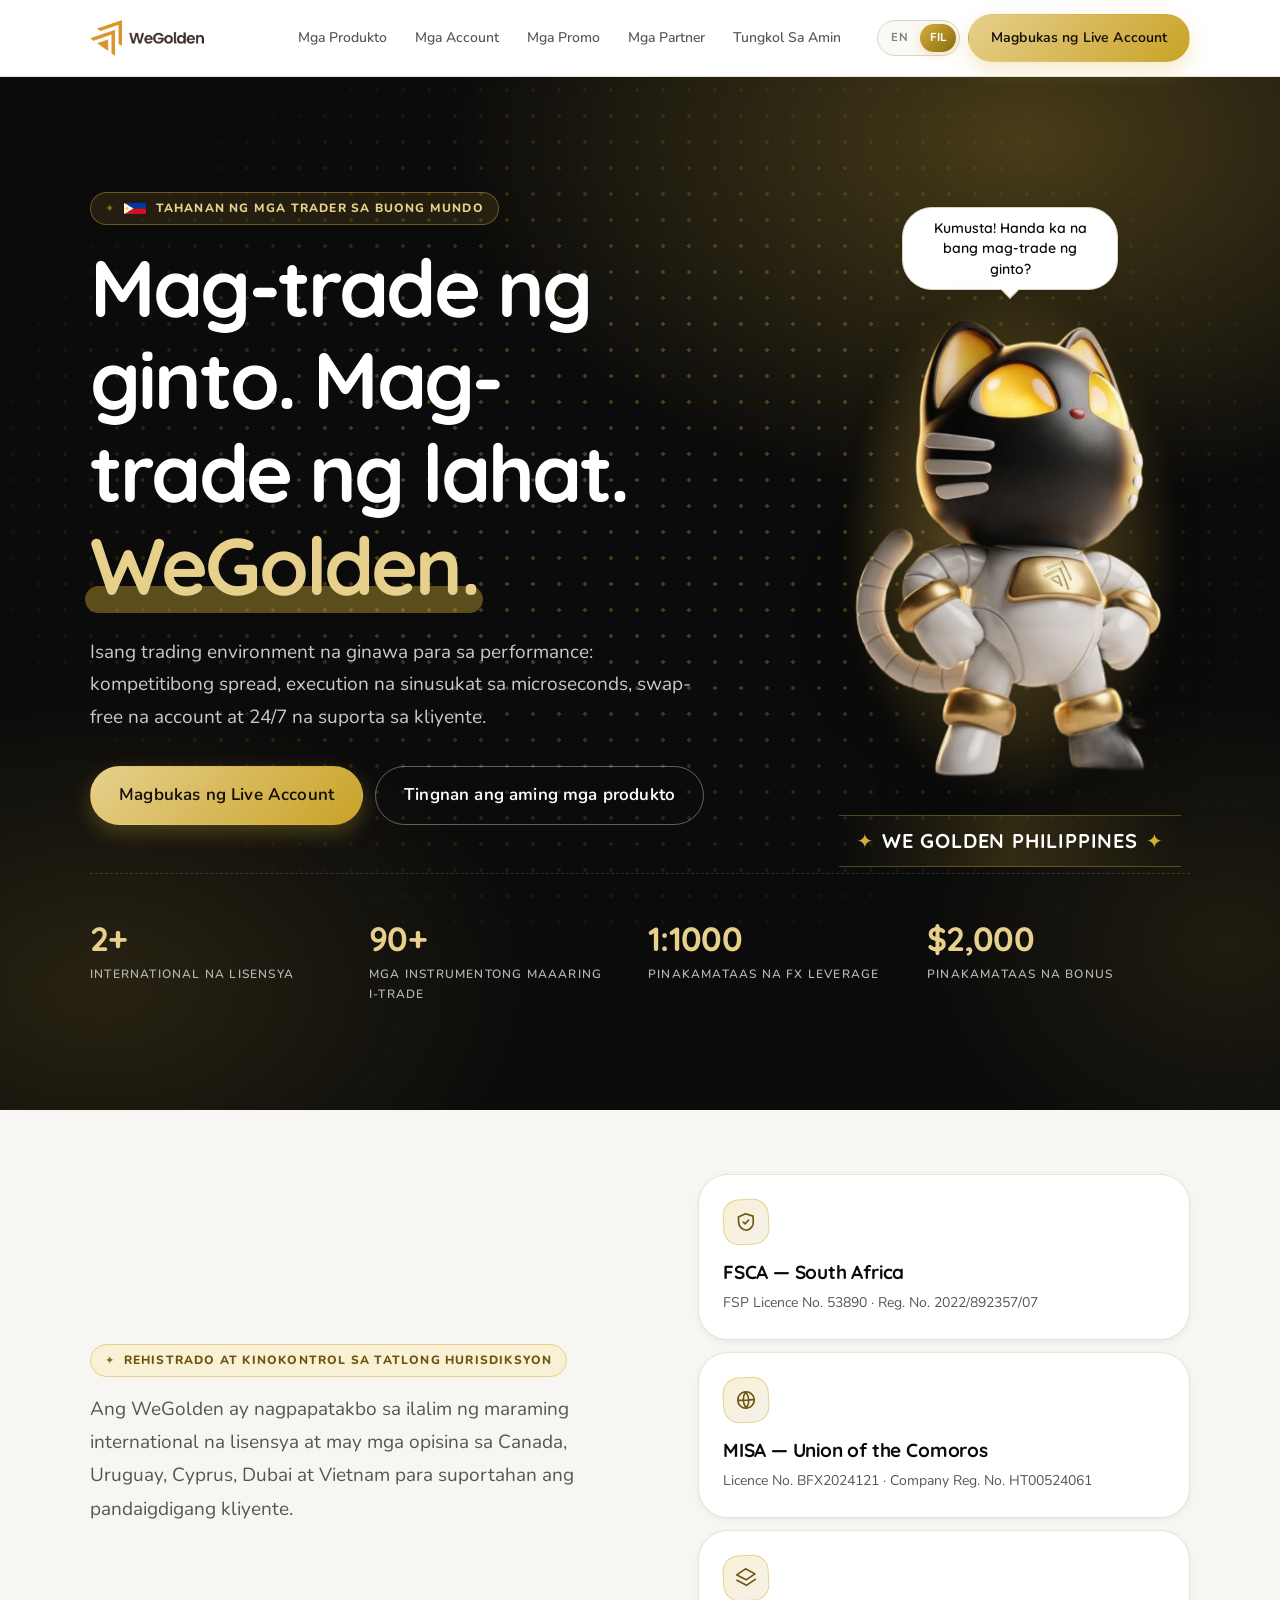
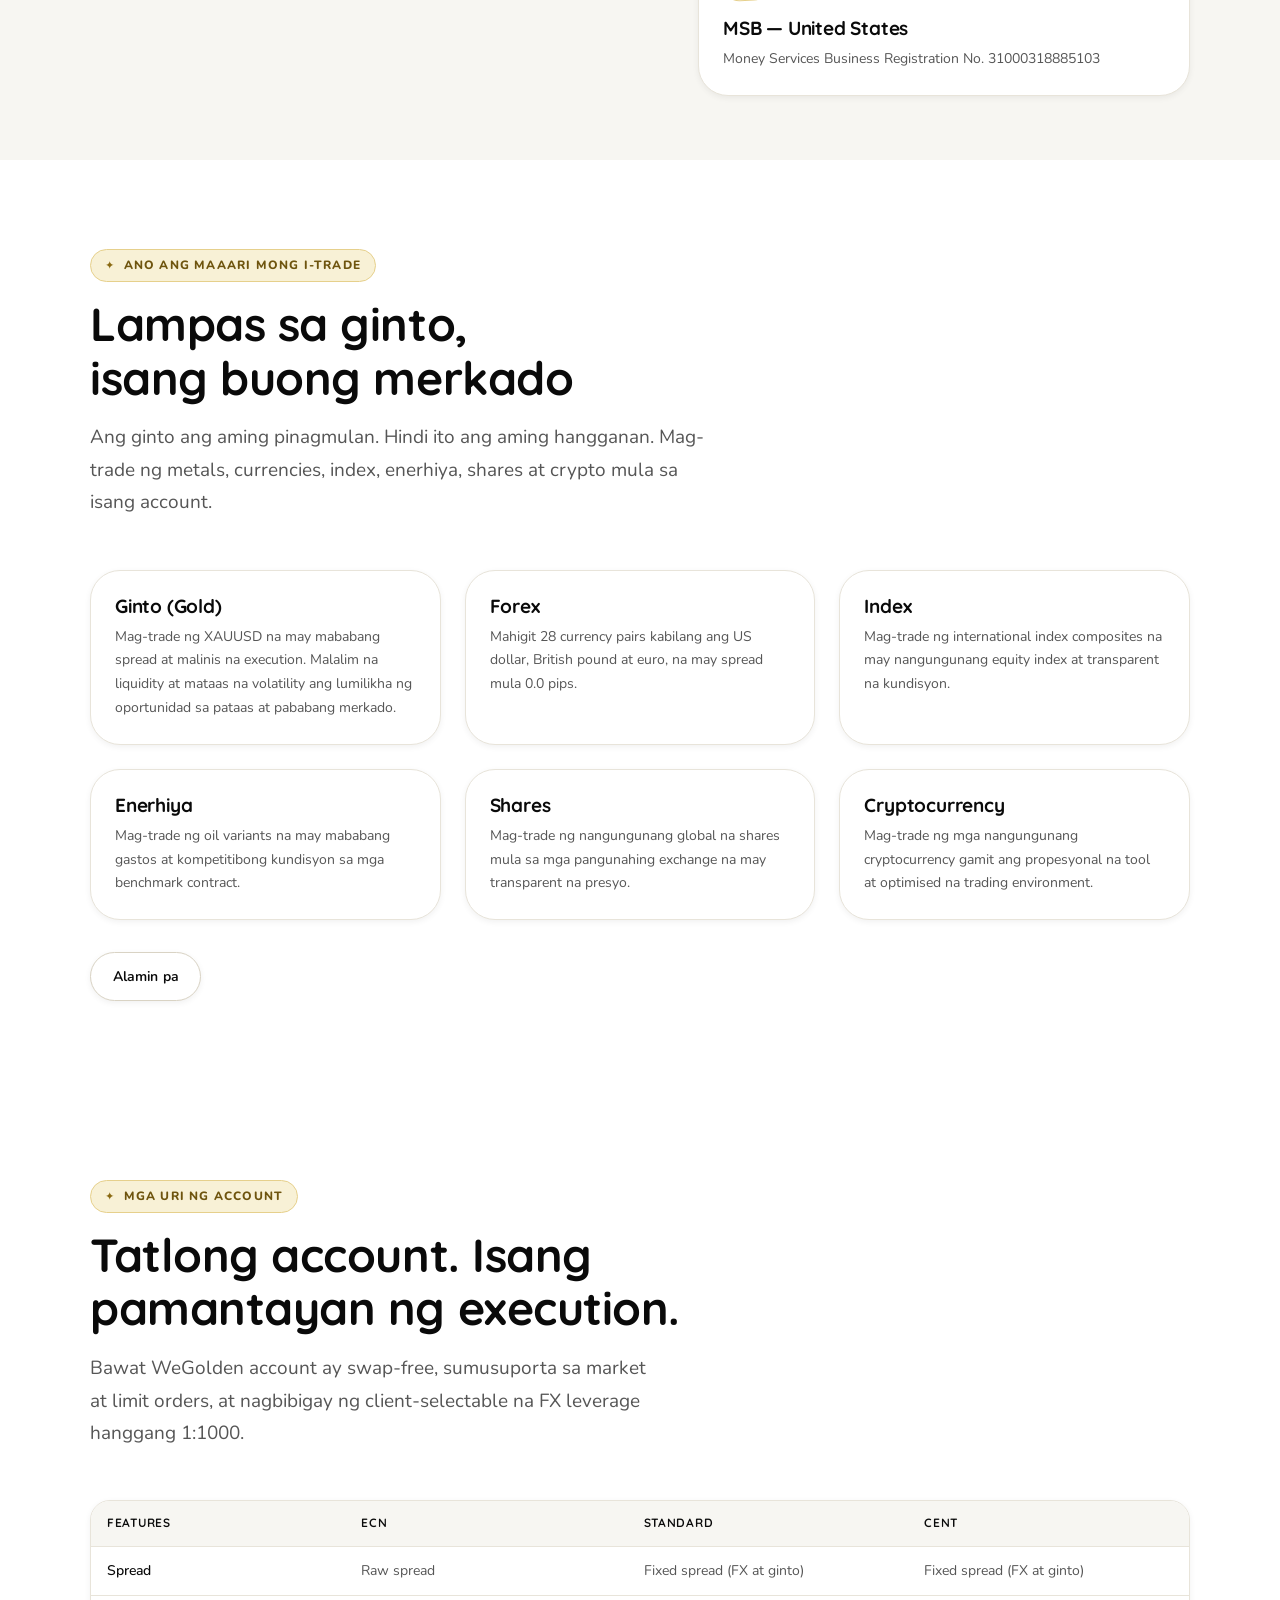
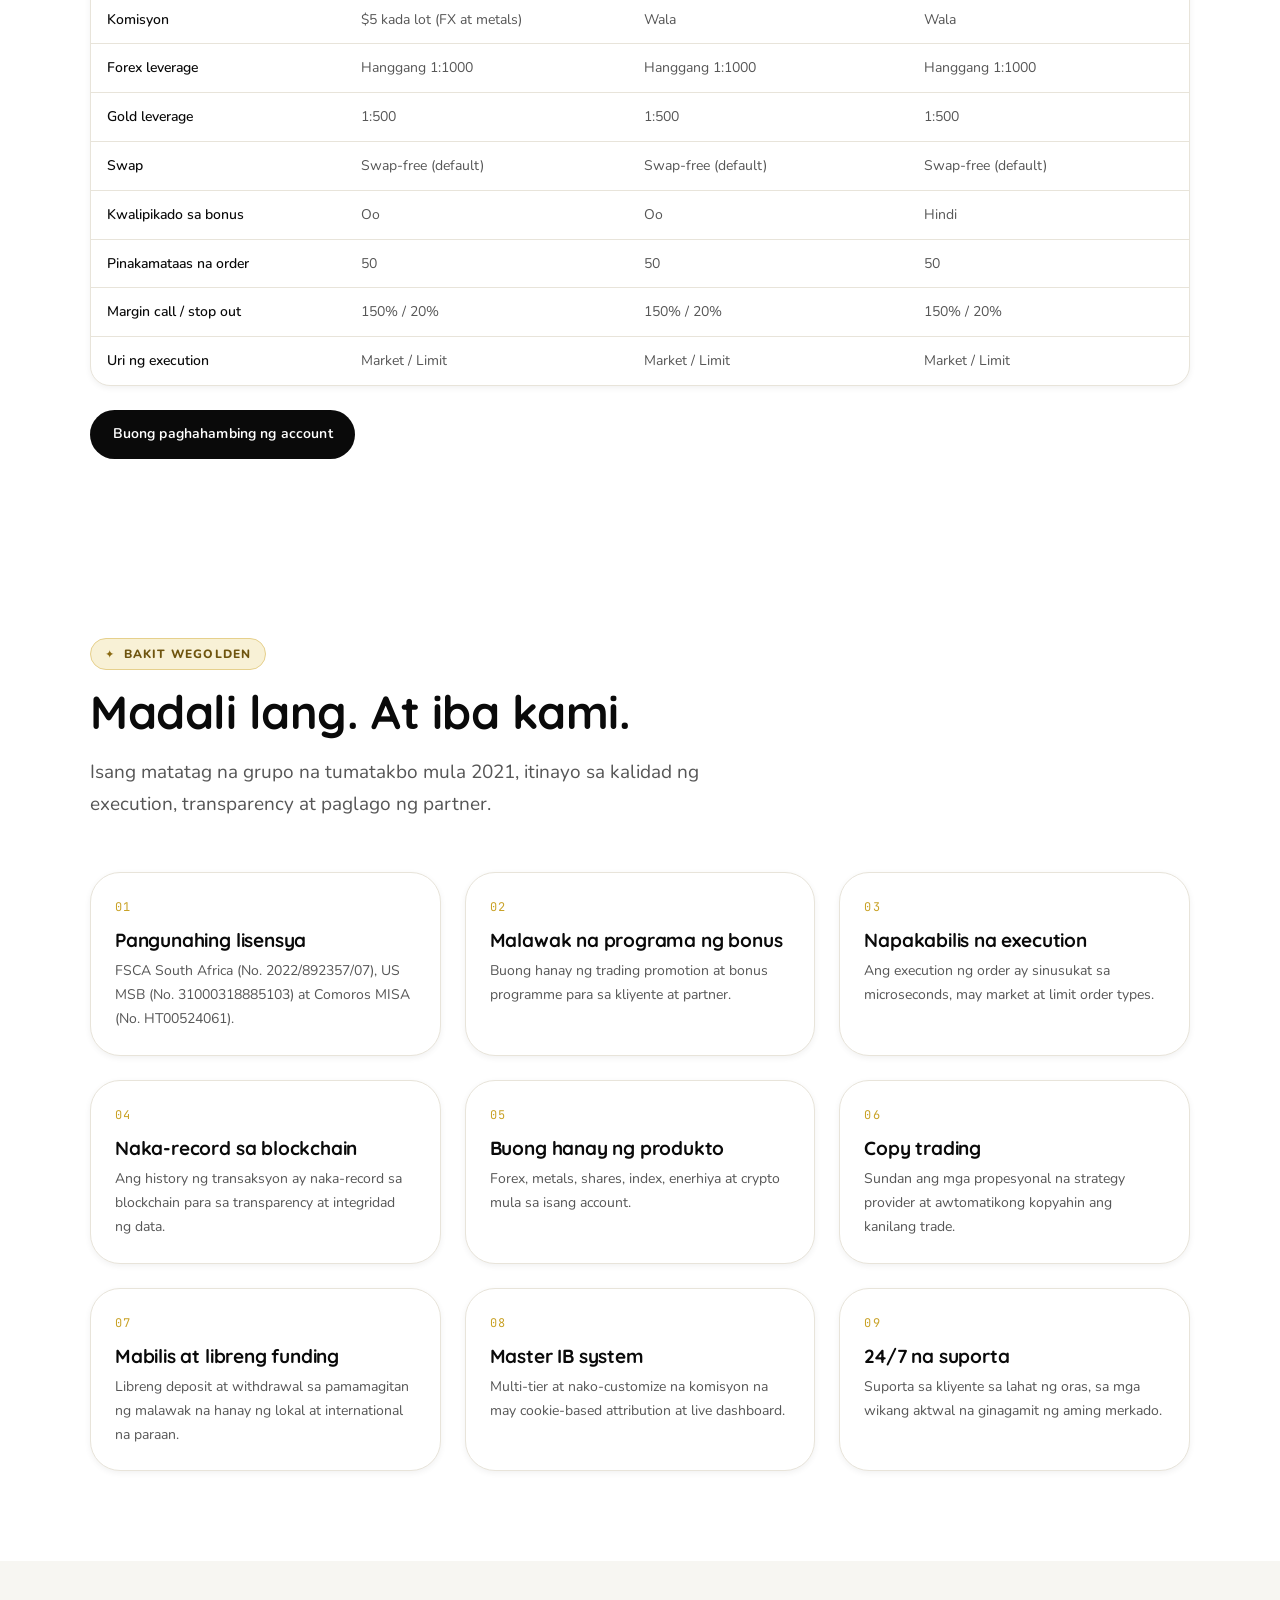
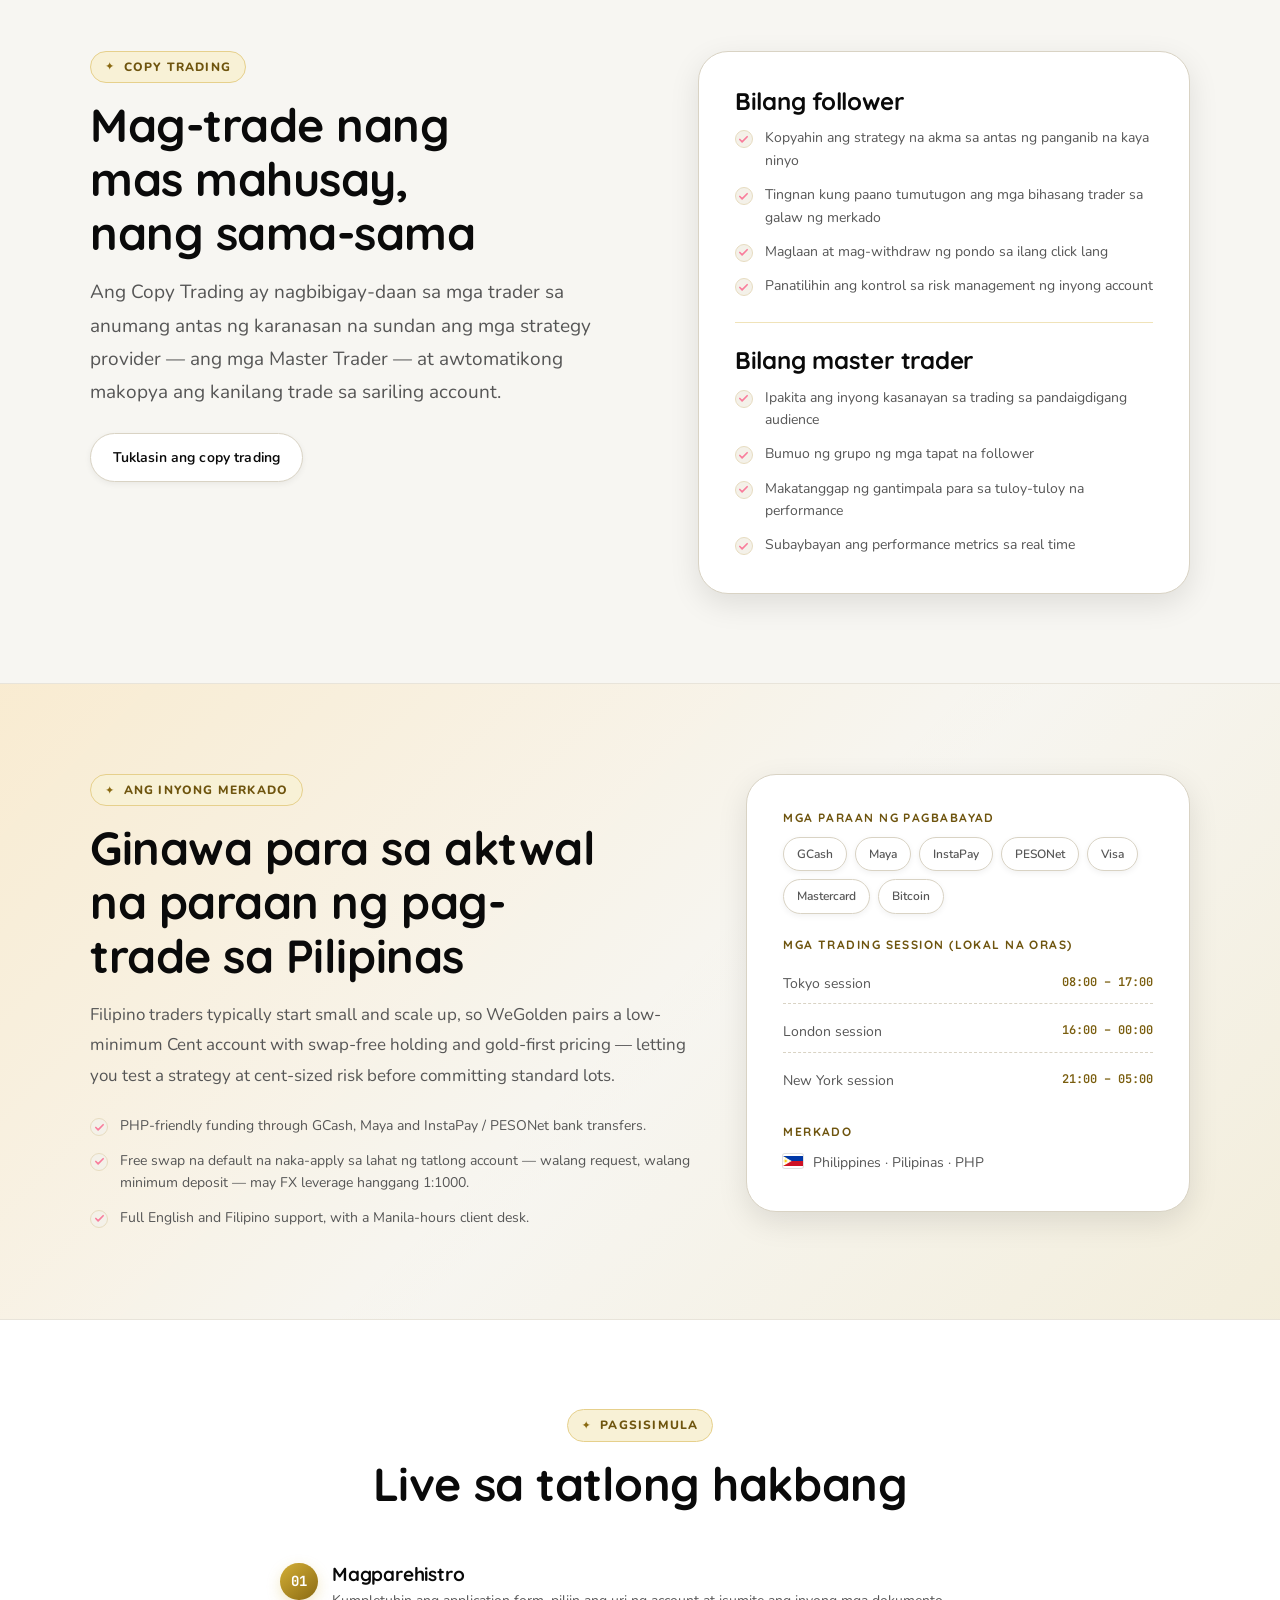
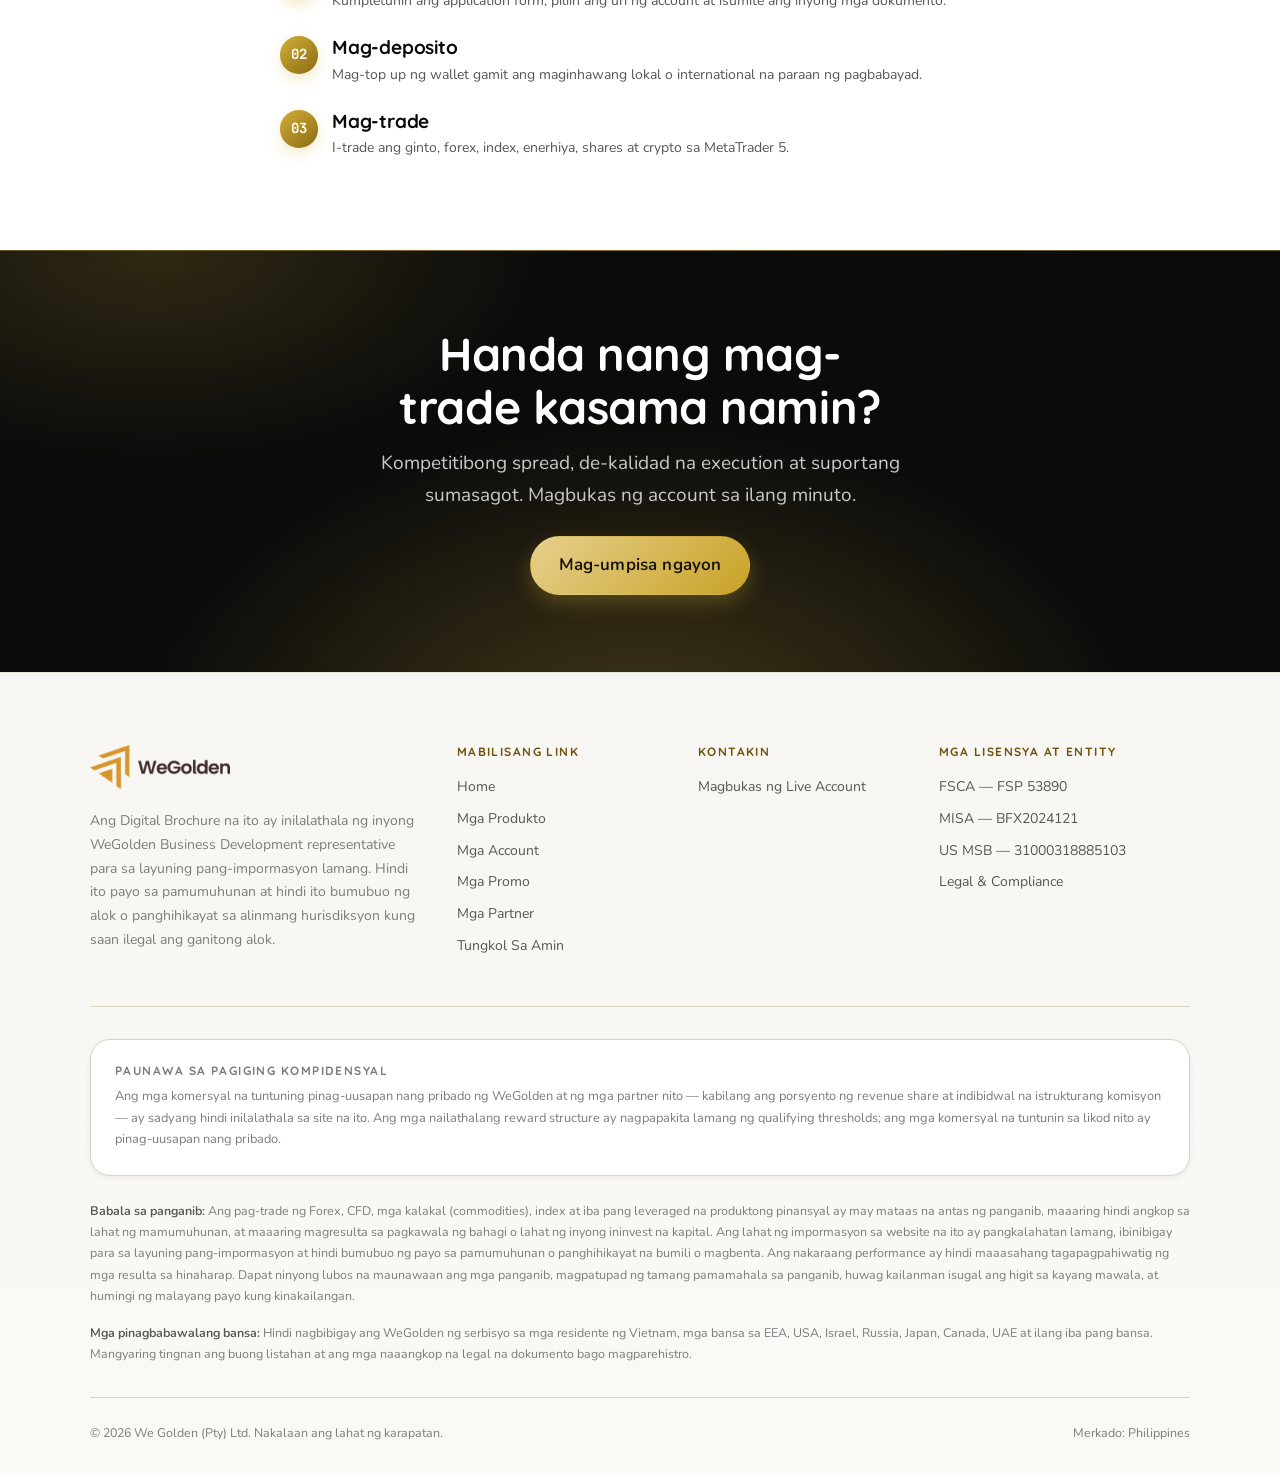
<file: tl/index.html>
<!DOCTYPE html>
<html lang="tl" dir="ltr">
<head>
    <meta charset="utf-8">
    <meta name="viewport" content="width=device-width, initial-scale=1">
    <title>WeGolden Philippines — WeTrade. WeCopy. WeWin.</title>
    <meta name="description" content="WeGolden Philippines — gold, forex, indices, energies, shares and crypto trading with competitive spreads, swap-free accounts and leverage up to 1:1000.">
    <meta name="theme-color" content="#FFFFFF">

    <meta property="og:type" content="website">
    <meta property="og:site_name" content="WeGolden Philippines">
    <meta property="og:title" content="WeGolden Philippines — WeTrade. WeCopy. WeWin.">
    <meta property="og:description" content="WeGolden Philippines — gold, forex, indices, energies, shares and crypto trading with competitive spreads, swap-free accounts and leverage up to 1:1000.">
    <meta property="og:url" content="https://wegolden-philippines.pages.dev/tl/index.html">
    <meta property="og:locale" content="fil_PH">
    <meta name="twitter:card" content="summary_large_image">

    <link rel="alternate" hreflang="en" href="https://wegolden-philippines.pages.dev/en/index.html">
    <link rel="alternate" hreflang="tl" href="https://wegolden-philippines.pages.dev/tl/index.html">
    <link rel="alternate" hreflang="x-default" href="https://wegolden-philippines.pages.dev/en/index.html">
    <link rel="canonical" href="https://wegolden-philippines.pages.dev/tl/index.html">

    <link rel="preconnect" href="https://fonts.googleapis.com">
    <link rel="preconnect" href="https://fonts.gstatic.com" crossorigin>
    <link href="https://fonts.googleapis.com/css2?family=Nunito:wght@400;500;600;700;800&family=Quicksand:wght@500;600;700&family=JetBrains+Mono:wght@400;600&display=swap" rel="stylesheet">

    <link rel="stylesheet" href="../assets/css/tokens.css">
    <link rel="stylesheet" href="../assets/css/base.css">
    <link rel="stylesheet" href="../assets/css/layout.css">
    <link rel="stylesheet" href="../assets/css/components.css">
    <link rel="stylesheet" href="../assets/css/pages.css">

    <link rel="icon" href="data:image/svg+xml,<svg xmlns='http://www.w3.org/2000/svg' viewBox='0 0 32 32'><rect width='32' height='32' rx='9' fill='%23FFC65C'/><text x='16' y='23' font-family='Poppins,sans-serif' font-size='19' font-weight='800' text-anchor='middle' fill='%23FFFFFF'>W</text></svg>">

    <script type="application/ld+json">
    {
      "@context": "https://schema.org",
      "@type": "FinancialService",
      "name": "WeGolden Philippines",
      "url": "https://wegolden-philippines.pages.dev",
      "description": "WeGolden Philippines — gold, forex, indices, energies, shares and crypto trading with competitive spreads, swap-free accounts and leverage up to 1:1000.",
      "areaServed": "Philippines",
      "currenciesAccepted": "PHP"
    }
    </script>
</head>
<body class="">
    <a class="skip-link" href="#main">Lumaktaw sa nilalaman</a>
    
  <header class="site-header">
    <div class="container header-inner">
      <a class="logo" href="index.html" aria-label="WeGolden — Home">
        <img class="logo-img" src="../assets/img/wegolden-logo.png" alt="WeGolden" width="724" height="228" decoding="async" />
      </a>

      <nav class="nav" aria-label="Menu">
        <a class="nav-link" href="products.html">Mga Produkto</a><a class="nav-link" href="accounts.html">Mga Account</a><a class="nav-link" href="promotions.html">Mga Promo</a><a class="nav-link" href="partners.html">Mga Partner</a><a class="nav-link" href="about.html">Tungkol Sa Amin</a>
      </nav>

      <div class="header-actions">
        <div class="lang-switch" role="group" aria-label="Wika">
          <a href="../en/index.html" hreflang="en" lang="en">EN</a><a href="../tl/index.html" hreflang="tl" lang="tl" aria-current="true">FIL</a>
        </div>
        <a class="btn btn--primary btn--header" href="https://my.wegolden.com/en/auth/sign-up" target="_blank" rel="noopener">Magbukas ng Live Account</a>
        <button class="menu-toggle" type="button" aria-expanded="false" aria-controls="mobile-nav" aria-label="Menu">
          <svg viewBox="0 0 24 24" fill="none" stroke="currentColor" stroke-width="2" stroke-linecap="round" aria-hidden="true"><line x1="3" y1="6" x2="21" y2="6"/><line x1="3" y1="12" x2="21" y2="12"/><line x1="3" y1="18" x2="21" y2="18"/></svg>
        </button>
      </div>
    </div>

    <div class="mobile-nav" id="mobile-nav">
      <div class="container">
        <ul><li><a href="index.html" aria-current="page">Home</a></li><li><a href="products.html">Mga Produkto</a></li><li><a href="accounts.html">Mga Account</a></li><li><a href="promotions.html">Mga Promo</a></li><li><a href="partners.html">Mga Partner</a></li><li><a href="about.html">Tungkol Sa Amin</a></li></ul>
        <a class="btn btn--primary" href="https://my.wegolden.com/en/auth/sign-up" target="_blank" rel="noopener">Magbukas ng Live Account</a>
      </div>
    </div>
  </header>
    <main id="main">

    <section class="hero">
      <div class="container">
        <div class="hero-layout">
          <div class="hero-inner">
            <span class="eyebrow"><img class="eyebrow-flag" src="../assets/img/flag-ph.svg" alt="Watawat ng Pilipinas" width="22" height="15" />Tahanan ng mga trader sa buong mundo</span>
            <h1>Mag-trade ng ginto. Mag-trade ng lahat. <em>WeGolden.</em></h1>
            <p class="hero-lead">Isang trading environment na ginawa para sa performance: kompetitibong spread, execution na sinusukat sa microseconds, swap-free na account at 24/7 na suporta sa kliyente.</p>
            <div class="btn-row">
              <a class="btn btn--primary btn--lg" href="https://my.wegolden.com/en/auth/sign-up" target="_blank" rel="noopener">Magbukas ng Live Account</a>
              <a class="btn btn--ghost btn--lg" href="products.html">Tingnan ang aming mga produkto</a>
            </div>
          </div>

          <div class="hero-mascot">
            <p class="mascot-bubble">Kumusta! Handa ka na bang mag-trade ng ginto?</p>
            <div class="mascot-track" aria-hidden="true">
              <img
                class="mascot-img"
                src="../assets/img/wegolden-mascot.png"
                alt=""
                width="738"
                height="1120"
                fetchpriority="high"
                decoding="async"
              />
            </div>
            <p class="mascot-name">We Golden Philippines</p>
          </div>
        </div>

        <div class="hero-stats">
          
  <div class="stat">
    <span class="stat-value num">2+</span>
    <span class="stat-label">International na lisensya</span>
  </div>
  <div class="stat">
    <span class="stat-value num">90+</span>
    <span class="stat-label">Mga instrumentong maaaring i-trade</span>
  </div>
  <div class="stat">
    <span class="stat-value num">1:1000</span>
    <span class="stat-label">Pinakamataas na FX leverage</span>
  </div>
  <div class="stat">
    <span class="stat-value num">$2,000</span>
    <span class="stat-label">Pinakamataas na bonus</span>
  </div>
        </div>
      </div>
    </section>

    <section class="section section--tight section--alt">
      <div class="container">
        <div class="split" style="align-items:center">
          <div>
            <span class="eyebrow">Rehistrado at kinokontrol sa tatlong hurisdiksyon</span>
            <p style="font-size:var(--fs-md);color:var(--text-muted);line-height:1.75;max-inline-size:56ch">
              Ang WeGolden ay nagpapatakbo sa ilalim ng maraming international na lisensya at may mga opisina sa Canada, Uruguay, Cyprus, Dubai at Vietnam para suportahan ang pandaigdigang kliyente.
            </p>
          </div>
          <div style="display:grid;gap:var(--sp-3)">
            
  <article class="card card--flat">
    
    <div class="card-icon" aria-hidden="true"><svg viewBox="0 0 24 24" fill="none" stroke="currentColor" stroke-width="1.8" stroke-linecap="round" stroke-linejoin="round" aria-hidden="true"><path d="M12 3l8 3v6c0 5-3.5 8.5-8 9-4.5-.5-8-4-8-9V6z"/><polyline points="9 12 11 14 15 10"/></svg></div>
    <h3>FSCA — South Africa</h3>
    <p>FSP Licence No. 53890 · Reg. No. 2022/892357/07</p>
  </article>
            
  <article class="card card--flat">
    
    <div class="card-icon" aria-hidden="true"><svg viewBox="0 0 24 24" fill="none" stroke="currentColor" stroke-width="1.8" stroke-linecap="round" stroke-linejoin="round" aria-hidden="true"><circle cx="12" cy="12" r="9"/><path d="M3 12h18M12 3a15 15 0 0 1 0 18 15 15 0 0 1 0-18"/></svg></div>
    <h3>MISA — Union of the Comoros</h3>
    <p>Licence No. BFX2024121 · Company Reg. No. HT00524061</p>
  </article>
            
  <article class="card card--flat">
    
    <div class="card-icon" aria-hidden="true"><svg viewBox="0 0 24 24" fill="none" stroke="currentColor" stroke-width="1.8" stroke-linecap="round" stroke-linejoin="round" aria-hidden="true"><polygon points="12 2 22 8 12 14 2 8"/><polyline points="2 14 12 20 22 14"/></svg></div>
    <h3>MSB — United States</h3>
    <p>Money Services Business Registration No. 31000318885103</p>
  </article>
          </div>
        </div>
      </div>
    </section>

    <section class="section">
      <div class="container">
        
  <div class="section-head">
    <span class="eyebrow">Ano ang maaari mong i-trade</span>
    <h2>Lampas sa ginto, isang buong merkado</h2>
    <p>Ang ginto ang aming pinagmulan. Hindi ito ang aming hangganan. Mag-trade ng metals, currencies, index, enerhiya, shares at crypto mula sa isang account.</p>
  </div>
        <div class="grid grid--3">
  <article class="card card--flat">
    
    
    <h3>Ginto (Gold)</h3>
    <p>Mag-trade ng XAUUSD na may mababang spread at malinis na execution. Malalim na liquidity at mataas na volatility ang lumilikha ng oportunidad sa pataas at pababang merkado.</p>
  </article>
  <article class="card card--flat">
    
    
    <h3>Forex</h3>
    <p>Mahigit 28 currency pairs kabilang ang US dollar, British pound at euro, na may spread mula 0.0 pips.</p>
  </article>
  <article class="card card--flat">
    
    
    <h3>Index</h3>
    <p>Mag-trade ng international index composites na may nangungunang equity index at transparent na kundisyon.</p>
  </article>
  <article class="card card--flat">
    
    
    <h3>Enerhiya</h3>
    <p>Mag-trade ng oil variants na may mababang gastos at kompetitibong kundisyon sa mga benchmark contract.</p>
  </article>
  <article class="card card--flat">
    
    
    <h3>Shares</h3>
    <p>Mag-trade ng nangungunang global na shares mula sa mga pangunahing exchange na may transparent na presyo.</p>
  </article>
  <article class="card card--flat">
    
    
    <h3>Cryptocurrency</h3>
    <p>Mag-trade ng mga nangungunang cryptocurrency gamit ang propesyonal na tool at optimised na trading environment.</p>
  </article></div>
        <div class="btn-row" style="margin-block-start:var(--sp-6)">
          <a class="btn btn--ghost" href="products.html">Alamin pa</a>
        </div>
      </div>
    </section>

    <section class="section section--paper">
      <div class="container">
        
  <div class="section-head">
    <span class="eyebrow">Mga uri ng account</span>
    <h2>Tatlong account. Isang pamantayan ng execution.</h2>
    <p>Bawat WeGolden account ay swap-free, sumusuporta sa market at limit orders, at nagbibigay ng client-selectable na FX leverage hanggang 1:1000.</p>
  </div>
        
  <div class="table-wrap table-wrap--paper">
    <table>
      <caption class="visually-hidden">Tatlong account. Isang pamantayan ng execution.</caption>
      <thead>
        <tr><th scope="col">Features</th><th scope="col">ECN</th><th scope="col">Standard</th><th scope="col">Cent</th></tr>
      </thead>
      <tbody>
        <tr><th scope="row" style="text-align:start;font-weight:550;color:inherit">Spread</th><td>Raw spread</td><td>Fixed spread (FX at ginto)</td><td>Fixed spread (FX at ginto)</td></tr><tr><th scope="row" style="text-align:start;font-weight:550;color:inherit">Komisyon</th><td>$5 kada lot (FX at metals)</td><td>Wala</td><td>Wala</td></tr><tr><th scope="row" style="text-align:start;font-weight:550;color:inherit">Forex leverage</th><td>Hanggang 1:1000</td><td>Hanggang 1:1000</td><td>Hanggang 1:1000</td></tr><tr><th scope="row" style="text-align:start;font-weight:550;color:inherit">Gold leverage</th><td>1:500</td><td>1:500</td><td>1:500</td></tr><tr><th scope="row" style="text-align:start;font-weight:550;color:inherit">Swap</th><td>Swap-free (default)</td><td>Swap-free (default)</td><td>Swap-free (default)</td></tr><tr><th scope="row" style="text-align:start;font-weight:550;color:inherit">Kwalipikado sa bonus</th><td>Oo</td><td>Oo</td><td>Hindi</td></tr><tr><th scope="row" style="text-align:start;font-weight:550;color:inherit">Pinakamataas na order</th><td>50</td><td>50</td><td>50</td></tr><tr><th scope="row" style="text-align:start;font-weight:550;color:inherit">Margin call / stop out</th><td>150% / 20%</td><td>150% / 20%</td><td>150% / 20%</td></tr><tr><th scope="row" style="text-align:start;font-weight:550;color:inherit">Uri ng execution</th><td>Market / Limit</td><td>Market / Limit</td><td>Market / Limit</td></tr>
      </tbody>
    </table>
  </div>
  
        <div class="btn-row" style="margin-block-start:var(--sp-5)">
          <a class="btn btn--dark" href="accounts.html">Buong paghahambing ng account</a>
        </div>
      </div>
    </section>

    <section class="section">
      <div class="container">
        
  <div class="section-head">
    <span class="eyebrow">Bakit WeGolden</span>
    <h2>Madali lang. At iba kami.</h2>
    <p>Isang matatag na grupo na tumatakbo mula 2021, itinayo sa kalidad ng execution, transparency at paglago ng partner.</p>
  </div>
        <div class="grid grid--3">
  <article class="card">
    <span class="card-num">01</span>
    
    <h3>Pangunahing lisensya</h3>
    <p>FSCA South Africa (No. 2022/892357/07), US MSB (No. 31000318885103) at Comoros MISA (No. HT00524061).</p>
  </article>
  <article class="card">
    <span class="card-num">02</span>
    
    <h3>Malawak na programa ng bonus</h3>
    <p>Buong hanay ng trading promotion at bonus programme para sa kliyente at partner.</p>
  </article>
  <article class="card">
    <span class="card-num">03</span>
    
    <h3>Napakabilis na execution</h3>
    <p>Ang execution ng order ay sinusukat sa microseconds, may market at limit order types.</p>
  </article>
  <article class="card">
    <span class="card-num">04</span>
    
    <h3>Naka-record sa blockchain</h3>
    <p>Ang history ng transaksyon ay naka-record sa blockchain para sa transparency at integridad ng data.</p>
  </article>
  <article class="card">
    <span class="card-num">05</span>
    
    <h3>Buong hanay ng produkto</h3>
    <p>Forex, metals, shares, index, enerhiya at crypto mula sa isang account.</p>
  </article>
  <article class="card">
    <span class="card-num">06</span>
    
    <h3>Copy trading</h3>
    <p>Sundan ang mga propesyonal na strategy provider at awtomatikong kopyahin ang kanilang trade.</p>
  </article>
  <article class="card">
    <span class="card-num">07</span>
    
    <h3>Mabilis at libreng funding</h3>
    <p>Libreng deposit at withdrawal sa pamamagitan ng malawak na hanay ng lokal at international na paraan.</p>
  </article>
  <article class="card">
    <span class="card-num">08</span>
    
    <h3>Master IB system</h3>
    <p>Multi-tier at nako-customize na komisyon na may cookie-based attribution at live dashboard.</p>
  </article>
  <article class="card">
    <span class="card-num">09</span>
    
    <h3>24/7 na suporta</h3>
    <p>Suporta sa kliyente sa lahat ng oras, sa mga wikang aktwal na ginagamit ng aming merkado.</p>
  </article></div>
      </div>
    </section>

    <section class="section section--alt">
      <div class="container">
        <div class="split">
          <div>
            <span class="eyebrow">Copy trading</span>
            <h2>Mag-trade nang mas mahusay, nang sama-sama</h2>
            <p style="color:var(--text-muted);margin-block:var(--sp-4) var(--sp-5);font-size:var(--fs-md);line-height:1.75">
              Ang Copy Trading ay nagbibigay-daan sa mga trader sa anumang antas ng karanasan na sundan ang mga strategy provider — ang mga Master Trader — at awtomatikong makopya ang kanilang trade sa sariling account.
            </p>
            <a class="btn btn--ghost" href="https://wegolden.com/copy-trading/" target="_blank" rel="noopener">Tuklasin ang copy trading</a>
          </div>
          <div class="split-panel">
            <h3 style="margin-block-end:var(--sp-3)">Bilang follower</h3>
            
  <ul class="feature-list">
    <li>Kopyahin ang strategy na akma sa antas ng panganib na kaya ninyo</li><li>Tingnan kung paano tumutugon ang mga bihasang trader sa galaw ng merkado</li><li>Maglaan at mag-withdraw ng pondo sa ilang click lang</li><li>Panatilihin ang kontrol sa risk management ng inyong account</li>
  </ul>
            <hr style="border:none;border-block-start:1px solid rgba(212,175,55,.35);margin-block:var(--sp-5)">
            <h3 style="margin-block-end:var(--sp-3)">Bilang master trader</h3>
            
  <ul class="feature-list">
    <li>Ipakita ang inyong kasanayan sa trading sa pandaigdigang audience</li><li>Bumuo ng grupo ng mga tapat na follower</li><li>Makatanggap ng gantimpala para sa tuloy-tuloy na performance</li><li>Subaybayan ang performance metrics sa real time</li>
  </ul>
          </div>
        </div>
      </div>
    </section>

    
  <section class="section market-band" id="market">
    <div class="container">
      <div class="market-grid">
        <div>
          <span class="eyebrow">Ang inyong merkado</span>
          <h2>Ginawa para sa aktwal na paraan ng pag-trade sa Pilipinas</h2>
          <div class="prose" style="margin-block-start:var(--sp-4)">
            <p>Filipino traders typically start small and scale up, so WeGolden pairs a low-minimum Cent account with swap-free holding and gold-first pricing — letting you test a strategy at cent-sized risk before committing standard lots.</p>
          </div>
          <div style="margin-block-start:var(--sp-5)">
            
  <ul class="feature-list">
    <li>PHP-friendly funding through GCash, Maya and InstaPay / PESONet bank transfers.</li><li>Free swap na default na naka-apply sa lahat ng tatlong account — walang request, walang minimum deposit — may FX leverage hanggang 1:1000.</li><li>Full English and Filipino support, with a Manila-hours client desk.</li>
  </ul>
          </div>
        </div>

        <div class="split-panel">
          <div class="market-meta">
            <div class="market-meta-item">
              <h4>Mga paraan ng pagbabayad</h4>
              
  <ul class="chips"><li>GCash</li><li>Maya</li><li>InstaPay</li><li>PESONet</li><li>Visa</li><li>Mastercard</li><li>Bitcoin</li></ul>
            </div>
            <div class="market-meta-item">
              <h4>Mga trading session (lokal na oras)</h4>
              <ul class="session-list">
                <li><span>Tokyo session</span><span class="time num">08:00 – 17:00</span></li><li><span>London session</span><span class="time num">16:00 – 00:00</span></li><li><span>New York session</span><span class="time num">21:00 – 05:00</span></li>
              </ul>
            </div>
            <div class="market-meta-item">
              <h4>Merkado</h4>
              <p><img class="inline-flag" src="../assets/img/flag-ph.svg" alt="Philippines flag" width="20" height="14" /> Philippines · Pilipinas · PHP</p>
            </div>
          </div>
        </div>
      </div>
    </div>
  </section>

    

    <section class="section">
      <div class="container">
        
  <div class="section-head section-head--center">
    <span class="eyebrow">Pagsisimula</span>
    <h2>Live sa tatlong hakbang</h2>
    
  </div>
        <div style="max-inline-size:720px;margin-inline:auto">
          
  <ol class="steps">
    <li><h3>Magparehistro</h3><p>Kumpletuhin ang application form, piliin ang uri ng account at isumite ang inyong mga dokumento.</p></li><li><h3>Mag-deposito</h3><p>Mag-top up ng wallet gamit ang maginhawang lokal o international na paraan ng pagbabayad.</p></li><li><h3>Mag-trade</h3><p>I-trade ang ginto, forex, index, enerhiya, shares at crypto sa MetaTrader 5.</p></li>
  </ol>
        </div>
      </div>
    </section>

    
  <section class="cta-band">
    <div class="container container--narrow">
      <h2>Handa nang mag-trade kasama namin?</h2>
      <p>Kompetitibong spread, de-kalidad na execution at suportang sumasagot. Magbukas ng account sa ilang minuto.</p>
      <div class="btn-row"><a class="btn btn--primary btn--lg" href="https://my.wegolden.com/en/auth/sign-up" target="_blank" rel="noopener">Mag-umpisa ngayon</a></div>
    </div>
  </section>
    </main>
    
  <footer class="site-footer">
    <div class="container">
      <div class="footer-grid">
        <div class="footer-brand">
          <a class="logo logo--footer" href="index.html">
            <img class="logo-img" src="../assets/img/wegolden-logo.png" alt="WeGolden" width="724" height="228" loading="lazy" decoding="async" />
          </a>
          <p>Ang Digital Brochure na ito ay inilalathala ng inyong WeGolden Business Development representative para sa layuning pang-impormasyon lamang. Hindi ito payo sa pamumuhunan at hindi ito bumubuo ng alok o panghihikayat sa alinmang hurisdiksyon kung saan ilegal ang ganitong alok.</p>
        </div>

        <div class="footer-col">
          <h4>Mabilisang link</h4>
          <ul><li><a href="index.html">Home</a></li><li><a href="products.html">Mga Produkto</a></li><li><a href="accounts.html">Mga Account</a></li><li><a href="promotions.html">Mga Promo</a></li><li><a href="partners.html">Mga Partner</a></li><li><a href="about.html">Tungkol Sa Amin</a></li></ul>
        </div>

        <div class="footer-col">
          <h4>Kontakin</h4>
          <ul>
            <li><a href="https://my.wegolden.com/en/auth/sign-up" target="_blank" rel="noopener">Magbukas ng Live Account</a></li>
          </ul>
        </div>

        <div class="footer-col">
          <h4>Mga lisensya at entity</h4>
          <ul>
            <li><a href="https://wegolden.com/licenses/" target="_blank" rel="noopener">FSCA — FSP 53890</a></li>
            <li><a href="https://wegolden.com/licenses/" target="_blank" rel="noopener">MISA — BFX2024121</a></li>
            <li><a href="https://wegolden.com/licenses/" target="_blank" rel="noopener">US MSB — 31000318885103</a></li>
            <li><a href="https://wegolden.com/legal-compliance/" target="_blank" rel="noopener">Legal &amp; Compliance</a></li>
          </ul>
        </div>
      </div>

      <div class="footer-note">
        <h4>Paunawa sa pagiging kompidensyal</h4>
        <p>Ang mga komersyal na tuntuning pinag-uusapan nang pribado ng WeGolden at ng mga partner nito — kabilang ang porsyento ng revenue share at indibidwal na istrukturang komisyon — ay sadyang hindi inilalathala sa site na ito. Ang mga nailathalang reward structure ay nagpapakita lamang ng qualifying thresholds; ang mga komersyal na tuntunin sa likod nito ay pinag-uusapan nang pribado.</p>
      </div>

      <div class="footer-legal">
        <p><strong>Babala sa panganib:</strong> Ang pag-trade ng Forex, CFD, mga kalakal (commodities), index at iba pang leveraged na produktong pinansyal ay may mataas na antas ng panganib, maaaring hindi angkop sa lahat ng mamumuhunan, at maaaring magresulta sa pagkawala ng bahagi o lahat ng inyong ininvest na kapital. Ang lahat ng impormasyon sa website na ito ay pangkalahatan lamang, ibinibigay para sa layuning pang-impormasyon at hindi bumubuo ng payo sa pamumuhunan o panghihikayat na bumili o magbenta. Ang nakaraang performance ay hindi maaasahang tagapagpahiwatig ng mga resulta sa hinaharap. Dapat ninyong lubos na maunawaan ang mga panganib, magpatupad ng tamang pamamahala sa panganib, huwag kailanman isugal ang higit sa kayang mawala, at humingi ng malayang payo kung kinakailangan.</p>
        <p><strong>Mga pinagbabawalang bansa:</strong> Hindi nagbibigay ang WeGolden ng serbisyo sa mga residente ng Vietnam, mga bansa sa EEA, USA, Israel, Russia, Japan, Canada, UAE at ilang iba pang bansa. Mangyaring tingnan ang buong listahan at ang mga naaangkop na legal na dokumento bago magparehistro.</p>
        
      </div>

      <div class="footer-bottom">
        <span>© 2026 We Golden (Pty) Ltd. Nakalaan ang lahat ng karapatan.</span>
        <span class="num">Merkado: Philippines</span>
      </div>
    </div>
  </footer>
    <script src="../assets/js/main.js" defer></script>
</body>
</html>
</file>
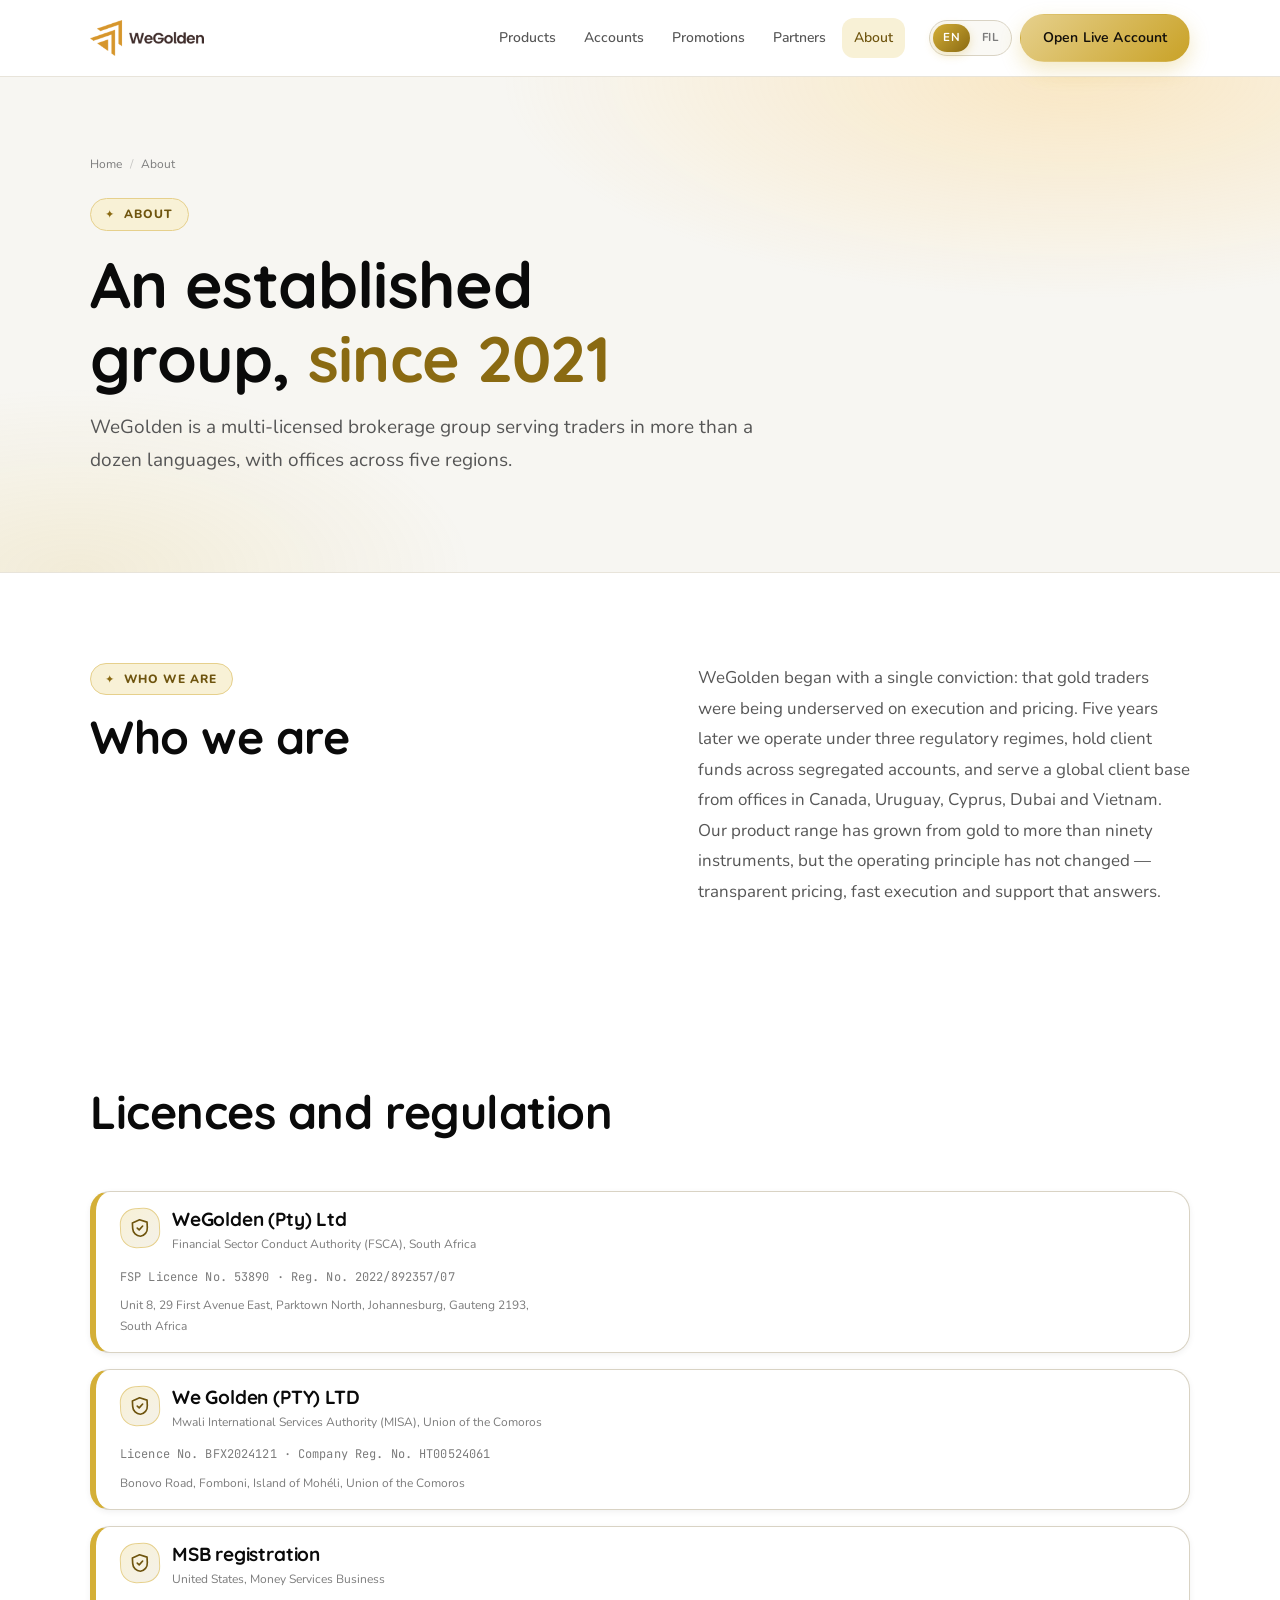
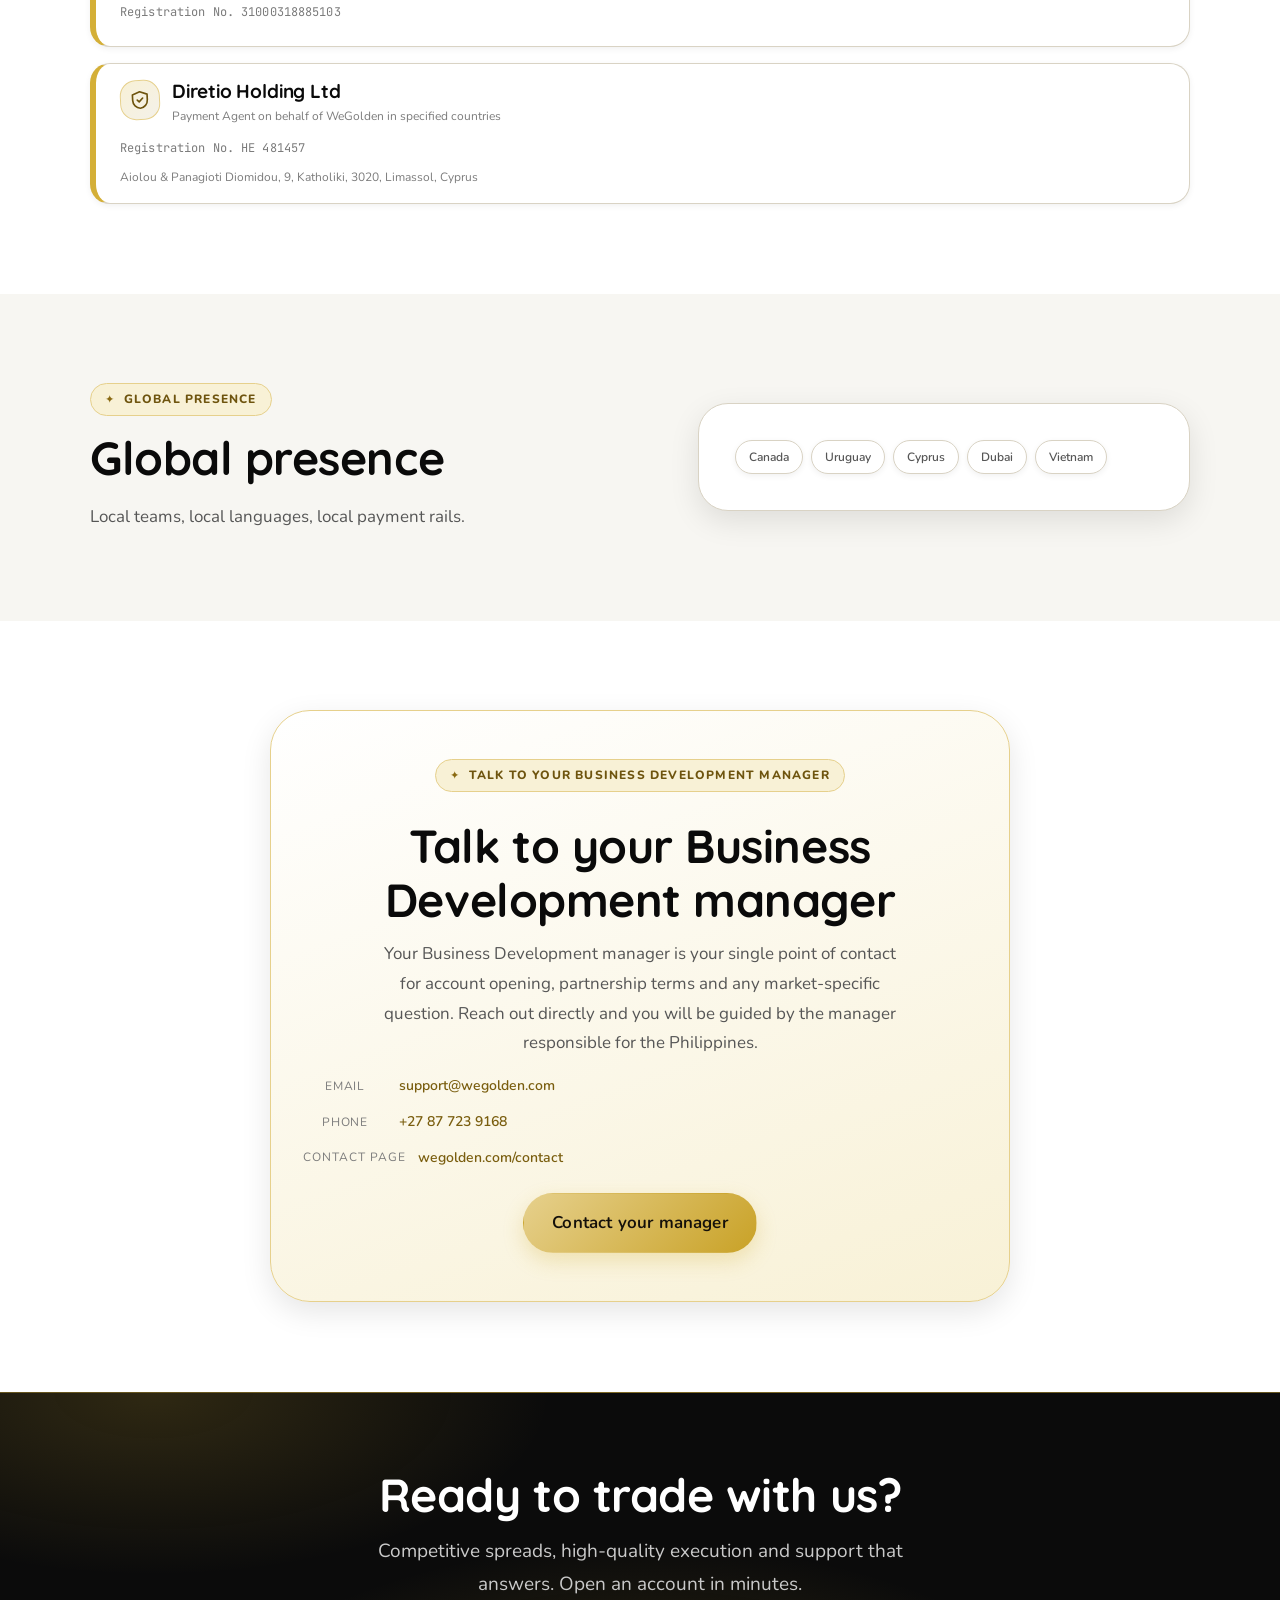
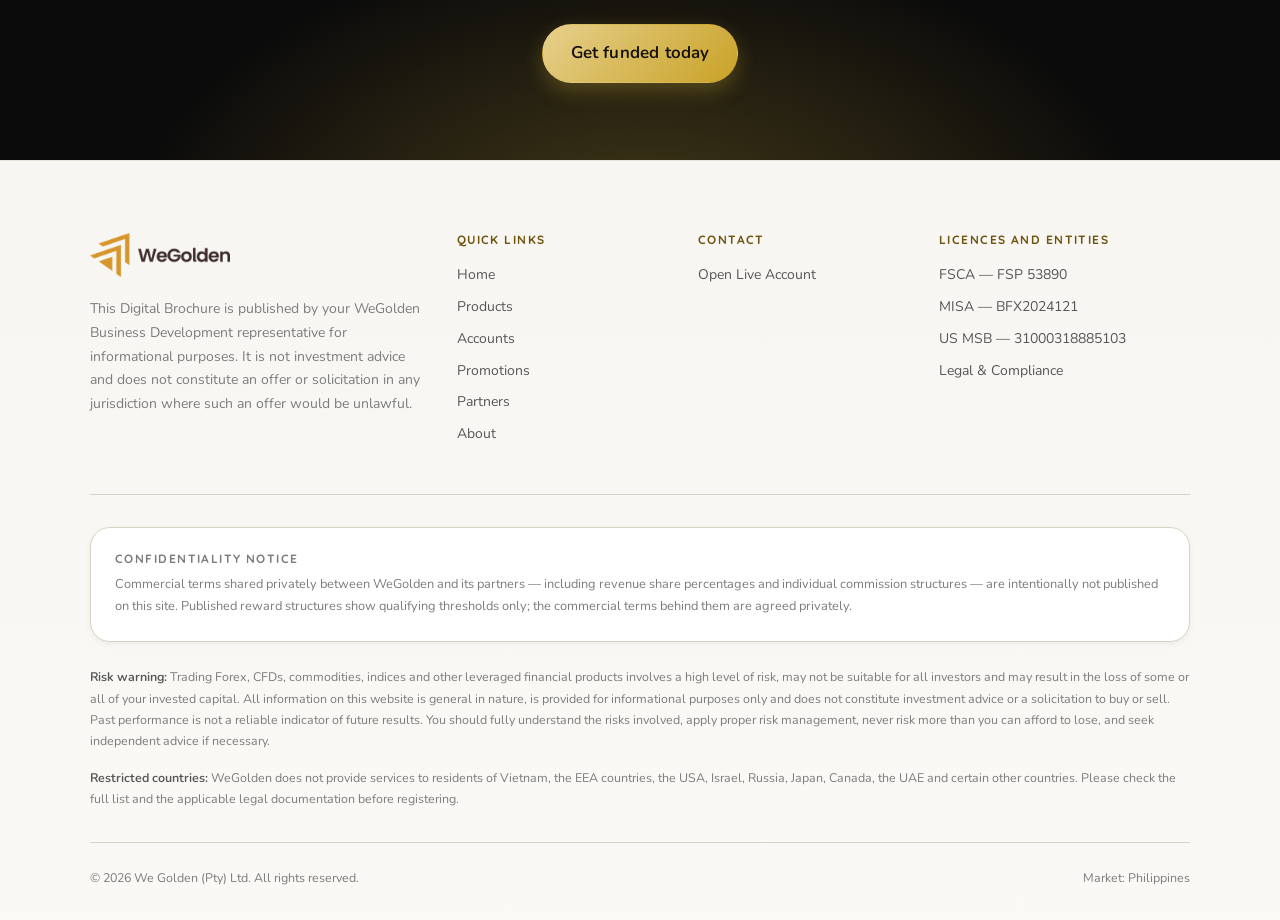
<file: en/about.html>
<!DOCTYPE html>
<html lang="en" dir="ltr">
<head>
    <meta charset="utf-8">
    <meta name="viewport" content="width=device-width, initial-scale=1">
    <title>About — WeGolden Philippines</title>
    <meta name="description" content="About WeGolden — a multi-licensed brokerage group serving traders in Philippines and worldwide since 2021.">
    <meta name="theme-color" content="#FFFFFF">

    <meta property="og:type" content="website">
    <meta property="og:site_name" content="WeGolden Philippines">
    <meta property="og:title" content="About — WeGolden Philippines">
    <meta property="og:description" content="About WeGolden — a multi-licensed brokerage group serving traders in Philippines and worldwide since 2021.">
    <meta property="og:url" content="https://wegolden-philippines.pages.dev/en/about.html">
    <meta property="og:locale" content="en_US">
    <meta name="twitter:card" content="summary_large_image">

    <link rel="alternate" hreflang="en" href="https://wegolden-philippines.pages.dev/en/about.html">
    <link rel="alternate" hreflang="tl" href="https://wegolden-philippines.pages.dev/tl/about.html">
    <link rel="alternate" hreflang="x-default" href="https://wegolden-philippines.pages.dev/en/about.html">
    <link rel="canonical" href="https://wegolden-philippines.pages.dev/en/about.html">

    <link rel="preconnect" href="https://fonts.googleapis.com">
    <link rel="preconnect" href="https://fonts.gstatic.com" crossorigin>
    <link href="https://fonts.googleapis.com/css2?family=Nunito:wght@400;500;600;700;800&family=Quicksand:wght@500;600;700&family=JetBrains+Mono:wght@400;600&display=swap" rel="stylesheet">

    <link rel="stylesheet" href="../assets/css/tokens.css">
    <link rel="stylesheet" href="../assets/css/base.css">
    <link rel="stylesheet" href="../assets/css/layout.css">
    <link rel="stylesheet" href="../assets/css/components.css">
    <link rel="stylesheet" href="../assets/css/pages.css">

    <link rel="icon" href="data:image/svg+xml,<svg xmlns='http://www.w3.org/2000/svg' viewBox='0 0 32 32'><rect width='32' height='32' rx='9' fill='%23FFC65C'/><text x='16' y='23' font-family='Poppins,sans-serif' font-size='19' font-weight='800' text-anchor='middle' fill='%23FFFFFF'>W</text></svg>">

    <script type="application/ld+json">
    {
      "@context": "https://schema.org",
      "@type": "FinancialService",
      "name": "WeGolden Philippines",
      "url": "https://wegolden-philippines.pages.dev",
      "description": "About WeGolden — a multi-licensed brokerage group serving traders in Philippines and worldwide since 2021.",
      "areaServed": "Philippines",
      "currenciesAccepted": "PHP"
    }
    </script>
</head>
<body class="">
    <a class="skip-link" href="#main">Skip to content</a>
    
  <header class="site-header">
    <div class="container header-inner">
      <a class="logo" href="index.html" aria-label="WeGolden — Home">
        <img class="logo-img" src="../assets/img/wegolden-logo.png" alt="WeGolden" width="724" height="228" decoding="async" />
      </a>

      <nav class="nav" aria-label="Menu">
        <a class="nav-link" href="products.html">Products</a><a class="nav-link" href="accounts.html">Accounts</a><a class="nav-link" href="promotions.html">Promotions</a><a class="nav-link" href="partners.html">Partners</a><a class="nav-link" href="about.html" aria-current="page">About</a>
      </nav>

      <div class="header-actions">
        <div class="lang-switch" role="group" aria-label="Language">
          <a href="../en/about.html" hreflang="en" lang="en" aria-current="true">EN</a><a href="../tl/about.html" hreflang="tl" lang="tl">FIL</a>
        </div>
        <a class="btn btn--primary btn--header" href="https://my.wegolden.com/en/auth/sign-up" target="_blank" rel="noopener">Open Live Account</a>
        <button class="menu-toggle" type="button" aria-expanded="false" aria-controls="mobile-nav" aria-label="Menu">
          <svg viewBox="0 0 24 24" fill="none" stroke="currentColor" stroke-width="2" stroke-linecap="round" aria-hidden="true"><line x1="3" y1="6" x2="21" y2="6"/><line x1="3" y1="12" x2="21" y2="12"/><line x1="3" y1="18" x2="21" y2="18"/></svg>
        </button>
      </div>
    </div>

    <div class="mobile-nav" id="mobile-nav">
      <div class="container">
        <ul><li><a href="index.html">Home</a></li><li><a href="products.html">Products</a></li><li><a href="accounts.html">Accounts</a></li><li><a href="promotions.html">Promotions</a></li><li><a href="partners.html">Partners</a></li><li><a href="about.html" aria-current="page">About</a></li></ul>
        <a class="btn btn--primary" href="https://my.wegolden.com/en/auth/sign-up" target="_blank" rel="noopener">Open Live Account</a>
      </div>
    </div>
  </header>
    <main id="main">

    <section class="page-hero">
      <div class="container">
        <nav class="crumbs" aria-label="Breadcrumb">
          <a href="index.html">Home</a>
          <span aria-hidden="true">/</span>
          <span aria-current="page">About</span>
        </nav>
        <span class="eyebrow">About</span>
        <h1>An established group, <em>since 2021</em></h1>
        <p class="hero-lead">WeGolden is a multi-licensed brokerage group serving traders in more than a dozen languages, with offices across five regions.</p>
      </div>
    </section>

    <section class="section">
      <div class="container">
        <div class="split">
          <div>
            <span class="eyebrow">Who we are</span>
            <h2>Who we are</h2>
          </div>
          <div class="prose">
            <p>WeGolden began with a single conviction: that gold traders were being underserved on execution and pricing. Five years later we operate under three regulatory regimes, hold client funds across segregated accounts, and serve a global client base from offices in Canada, Uruguay, Cyprus, Dubai and Vietnam. Our product range has grown from gold to more than ninety instruments, but the operating principle has not changed — transparent pricing, fast execution and support that answers.</p>
          </div>
        </div>
      </div>
    </section>

    <section class="section section--paper">
      <div class="container">
        
  <div class="section-head">
    
    <h2>Licences and regulation</h2>
    
  </div>
        <div class="licence-list">
        <div class="licence-item">
          <div class="licence-head">
            <div class="card-icon" aria-hidden="true"><svg viewBox="0 0 24 24" fill="none" stroke="currentColor" stroke-width="1.8" stroke-linecap="round" stroke-linejoin="round" aria-hidden="true"><path d="M12 3l8 3v6c0 5-3.5 8.5-8 9-4.5-.5-8-4-8-9V6z"/><polyline points="9 12 11 14 15 10"/></svg></div>
            <div>
              <h3>WeGolden (Pty) Ltd</h3>
              <p class="licence-regulator">Financial Sector Conduct Authority (FSCA), South Africa</p>
            </div>
          </div>
          <p class="licence-number num">FSP Licence No. 53890 · Reg. No. 2022/892357/07</p>
          <p class="licence-address">Unit 8, 29 First Avenue East, Parktown North, Johannesburg, Gauteng 2193, South Africa</p>
        </div>
        <div class="licence-item">
          <div class="licence-head">
            <div class="card-icon" aria-hidden="true"><svg viewBox="0 0 24 24" fill="none" stroke="currentColor" stroke-width="1.8" stroke-linecap="round" stroke-linejoin="round" aria-hidden="true"><path d="M12 3l8 3v6c0 5-3.5 8.5-8 9-4.5-.5-8-4-8-9V6z"/><polyline points="9 12 11 14 15 10"/></svg></div>
            <div>
              <h3>We Golden (PTY) LTD</h3>
              <p class="licence-regulator">Mwali International Services Authority (MISA), Union of the Comoros</p>
            </div>
          </div>
          <p class="licence-number num">Licence No. BFX2024121 · Company Reg. No. HT00524061</p>
          <p class="licence-address">Bonovo Road, Fomboni, Island of Mohéli, Union of the Comoros</p>
        </div>
        <div class="licence-item">
          <div class="licence-head">
            <div class="card-icon" aria-hidden="true"><svg viewBox="0 0 24 24" fill="none" stroke="currentColor" stroke-width="1.8" stroke-linecap="round" stroke-linejoin="round" aria-hidden="true"><path d="M12 3l8 3v6c0 5-3.5 8.5-8 9-4.5-.5-8-4-8-9V6z"/><polyline points="9 12 11 14 15 10"/></svg></div>
            <div>
              <h3>MSB registration</h3>
              <p class="licence-regulator">United States, Money Services Business</p>
            </div>
          </div>
          <p class="licence-number num">Registration No. 31000318885103</p>
          
        </div>
        <div class="licence-item">
          <div class="licence-head">
            <div class="card-icon" aria-hidden="true"><svg viewBox="0 0 24 24" fill="none" stroke="currentColor" stroke-width="1.8" stroke-linecap="round" stroke-linejoin="round" aria-hidden="true"><path d="M12 3l8 3v6c0 5-3.5 8.5-8 9-4.5-.5-8-4-8-9V6z"/><polyline points="9 12 11 14 15 10"/></svg></div>
            <div>
              <h3>Diretio Holding Ltd</h3>
              <p class="licence-regulator">Payment Agent on behalf of WeGolden in specified countries</p>
            </div>
          </div>
          <p class="licence-number num">Registration No. HE 481457</p>
          <p class="licence-address">Aiolou &amp; Panagioti Diomidou, 9, Katholiki, 3020, Limassol, Cyprus</p>
        </div></div>
      </div>
    </section>

    <section class="section section--alt">
      <div class="container">
        <div class="split" style="align-items:center">
          <div>
            <span class="eyebrow">Global presence</span>
            <h2>Global presence</h2>
            <p style="color:var(--text-muted);margin-block-start:var(--sp-4);line-height:1.75">Local teams, local languages, local payment rails.</p>
          </div>
          <div class="split-panel">
            
  <ul class="chips"><li>Canada</li><li>Uruguay</li><li>Cyprus</li><li>Dubai</li><li>Vietnam</li></ul>
          </div>
        </div>
      </div>
    </section>

    <section class="section">
      <div class="container container--narrow">
        <div class="contact-card">
          <span class="eyebrow">Talk to your Business Development manager</span>
          <h2>Talk to your Business Development manager</h2>
          <p>Your Business Development manager is your single point of contact for account opening, partnership terms and any market-specific question. Reach out directly and you will be guided by the manager responsible for the Philippines.</p>
          <ul class="contact-list">
            <li><span class="label">Email</span><a href="mailto:support@wegolden.com">support@wegolden.com</a></li>
            <li><span class="label">Phone</span><a class="num" href="tel:+27877239168">+27 87 723 9168</a></li>
            <li><span class="label">Contact page</span><a href="https://wegolden.com/contact/" target="_blank" rel="noopener">wegolden.com/contact</a></li>
          </ul>
          <div class="btn-row" style="margin-block-start:var(--sp-5)">
            <a class="btn btn--primary btn--lg" href="https://wegolden.com/contact/" target="_blank" rel="noopener">Contact your manager</a>
          </div>
        </div>
      </div>
    </section>

    
  <section class="cta-band">
    <div class="container container--narrow">
      <h2>Ready to trade with us?</h2>
      <p>Competitive spreads, high-quality execution and support that answers. Open an account in minutes.</p>
      <div class="btn-row"><a class="btn btn--primary btn--lg" href="https://my.wegolden.com/en/auth/sign-up" target="_blank" rel="noopener">Get funded today</a></div>
    </div>
  </section>
    </main>
    
  <footer class="site-footer">
    <div class="container">
      <div class="footer-grid">
        <div class="footer-brand">
          <a class="logo logo--footer" href="index.html">
            <img class="logo-img" src="../assets/img/wegolden-logo.png" alt="WeGolden" width="724" height="228" loading="lazy" decoding="async" />
          </a>
          <p>This Digital Brochure is published by your WeGolden Business Development representative for informational purposes. It is not investment advice and does not constitute an offer or solicitation in any jurisdiction where such an offer would be unlawful.</p>
        </div>

        <div class="footer-col">
          <h4>Quick links</h4>
          <ul><li><a href="index.html">Home</a></li><li><a href="products.html">Products</a></li><li><a href="accounts.html">Accounts</a></li><li><a href="promotions.html">Promotions</a></li><li><a href="partners.html">Partners</a></li><li><a href="about.html">About</a></li></ul>
        </div>

        <div class="footer-col">
          <h4>Contact</h4>
          <ul>
            <li><a href="https://my.wegolden.com/en/auth/sign-up" target="_blank" rel="noopener">Open Live Account</a></li>
          </ul>
        </div>

        <div class="footer-col">
          <h4>Licences and entities</h4>
          <ul>
            <li><a href="https://wegolden.com/licenses/" target="_blank" rel="noopener">FSCA — FSP 53890</a></li>
            <li><a href="https://wegolden.com/licenses/" target="_blank" rel="noopener">MISA — BFX2024121</a></li>
            <li><a href="https://wegolden.com/licenses/" target="_blank" rel="noopener">US MSB — 31000318885103</a></li>
            <li><a href="https://wegolden.com/legal-compliance/" target="_blank" rel="noopener">Legal &amp; Compliance</a></li>
          </ul>
        </div>
      </div>

      <div class="footer-note">
        <h4>Confidentiality notice</h4>
        <p>Commercial terms shared privately between WeGolden and its partners — including revenue share percentages and individual commission structures — are intentionally not published on this site. Published reward structures show qualifying thresholds only; the commercial terms behind them are agreed privately.</p>
      </div>

      <div class="footer-legal">
        <p><strong>Risk warning:</strong> Trading Forex, CFDs, commodities, indices and other leveraged financial products involves a high level of risk, may not be suitable for all investors and may result in the loss of some or all of your invested capital. All information on this website is general in nature, is provided for informational purposes only and does not constitute investment advice or a solicitation to buy or sell. Past performance is not a reliable indicator of future results. You should fully understand the risks involved, apply proper risk management, never risk more than you can afford to lose, and seek independent advice if necessary.</p>
        <p><strong>Restricted countries:</strong> WeGolden does not provide services to residents of Vietnam, the EEA countries, the USA, Israel, Russia, Japan, Canada, the UAE and certain other countries. Please check the full list and the applicable legal documentation before registering.</p>
        
      </div>

      <div class="footer-bottom">
        <span>© 2026 We Golden (Pty) Ltd. All rights reserved.</span>
        <span class="num">Market: Philippines</span>
      </div>
    </div>
  </footer>
    <script src="../assets/js/main.js" defer></script>
</body>
</html>
</file>
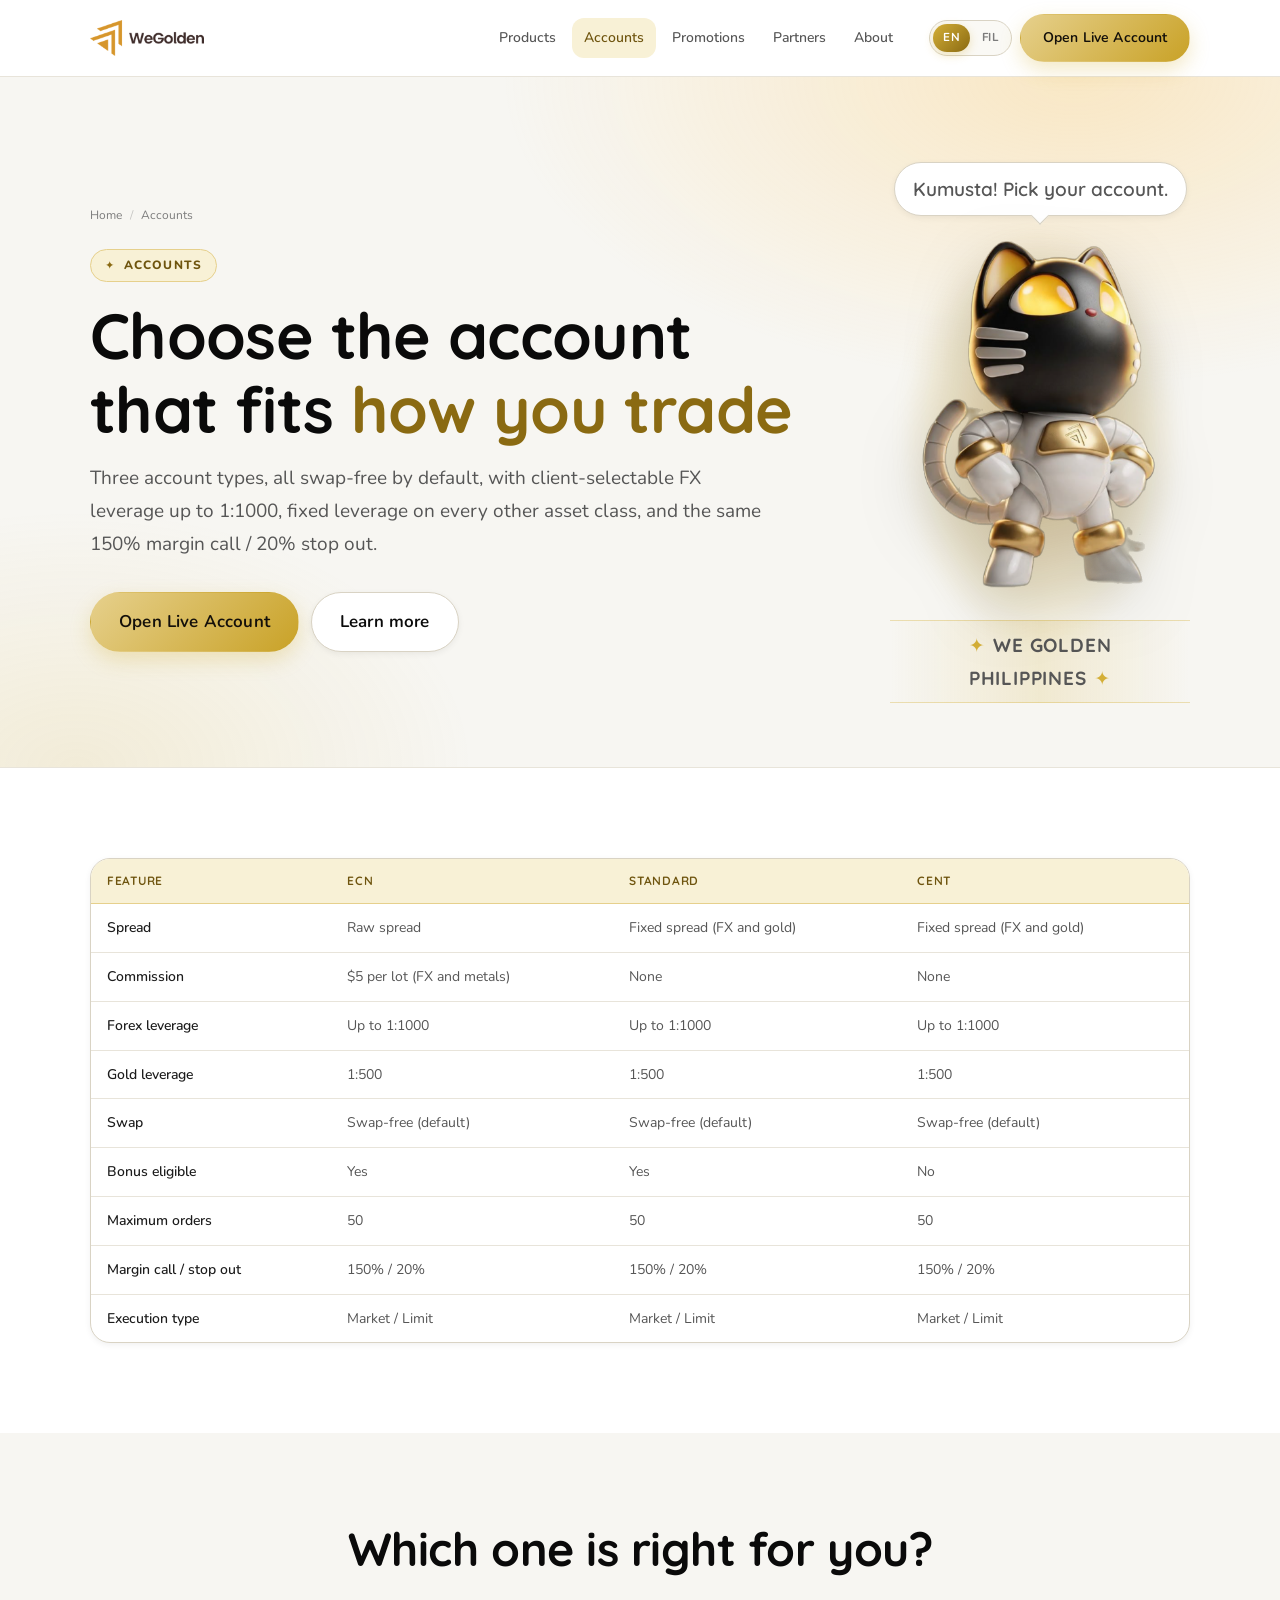
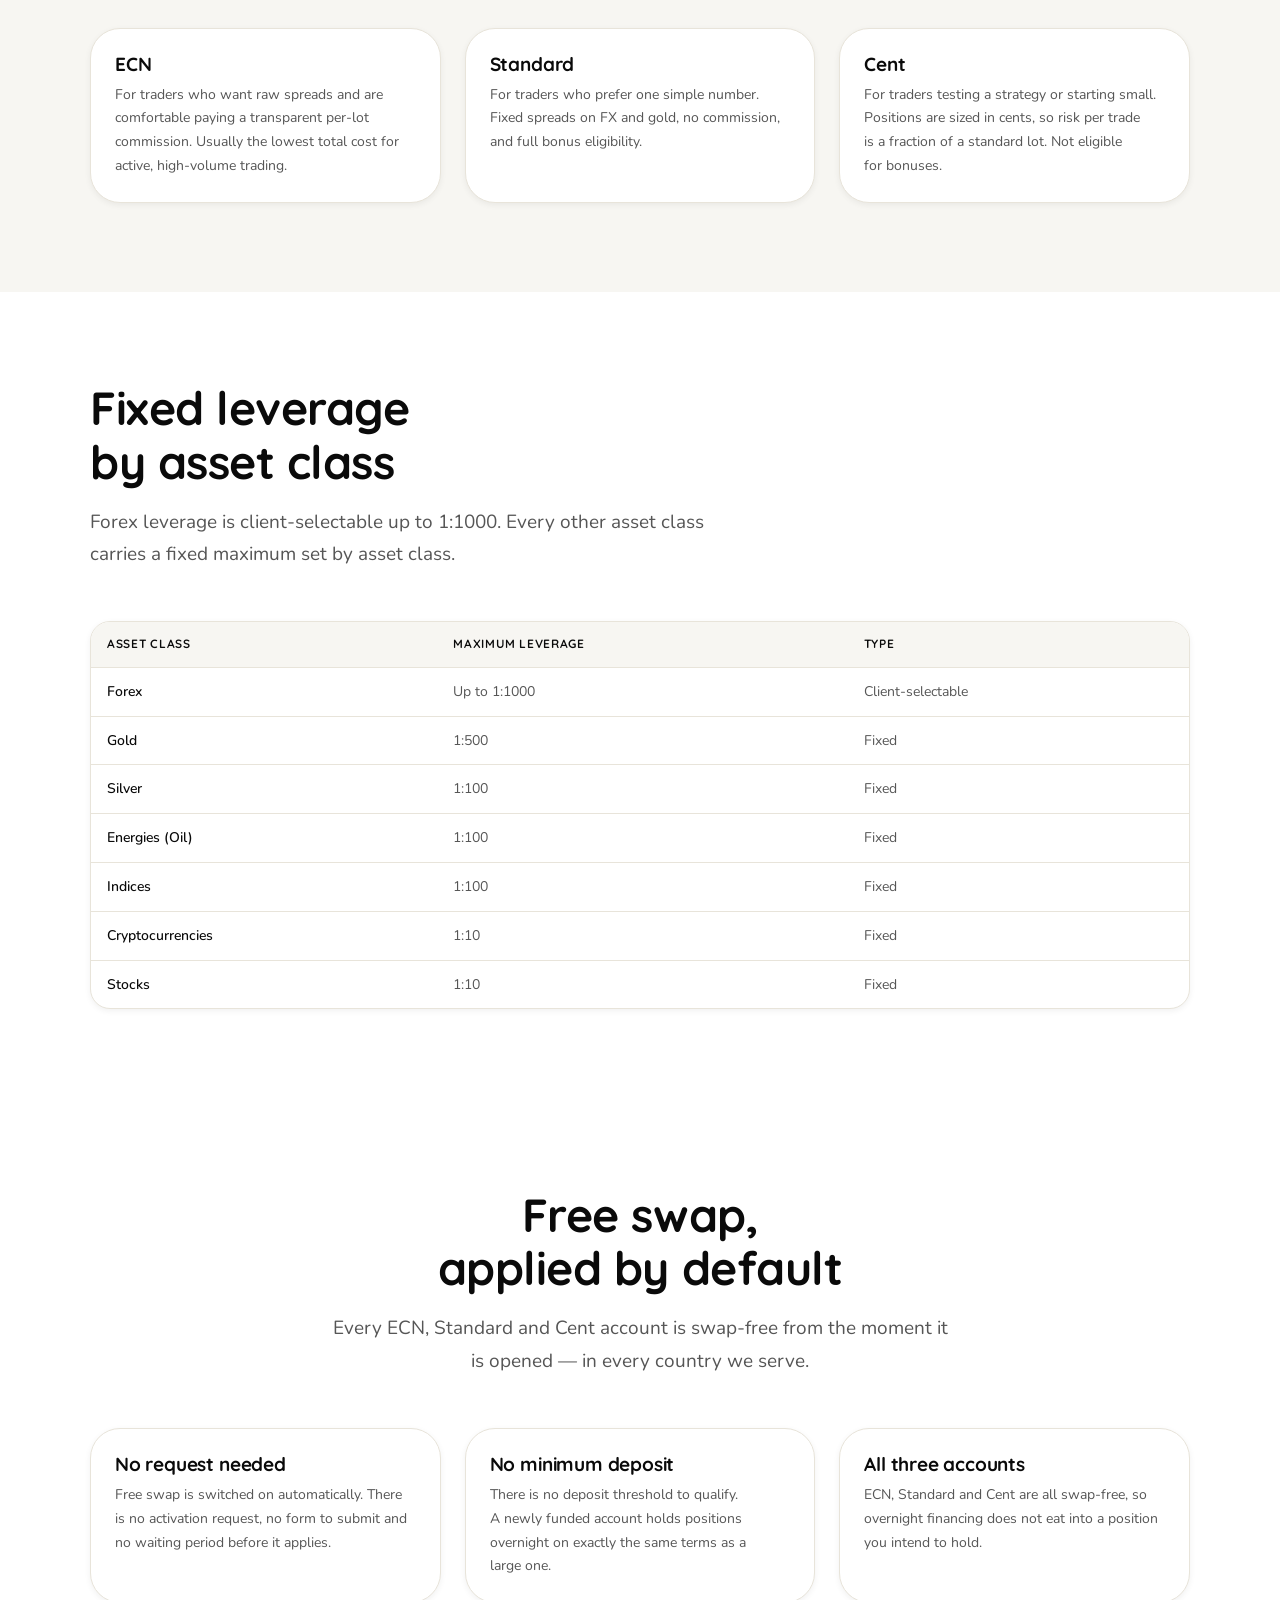
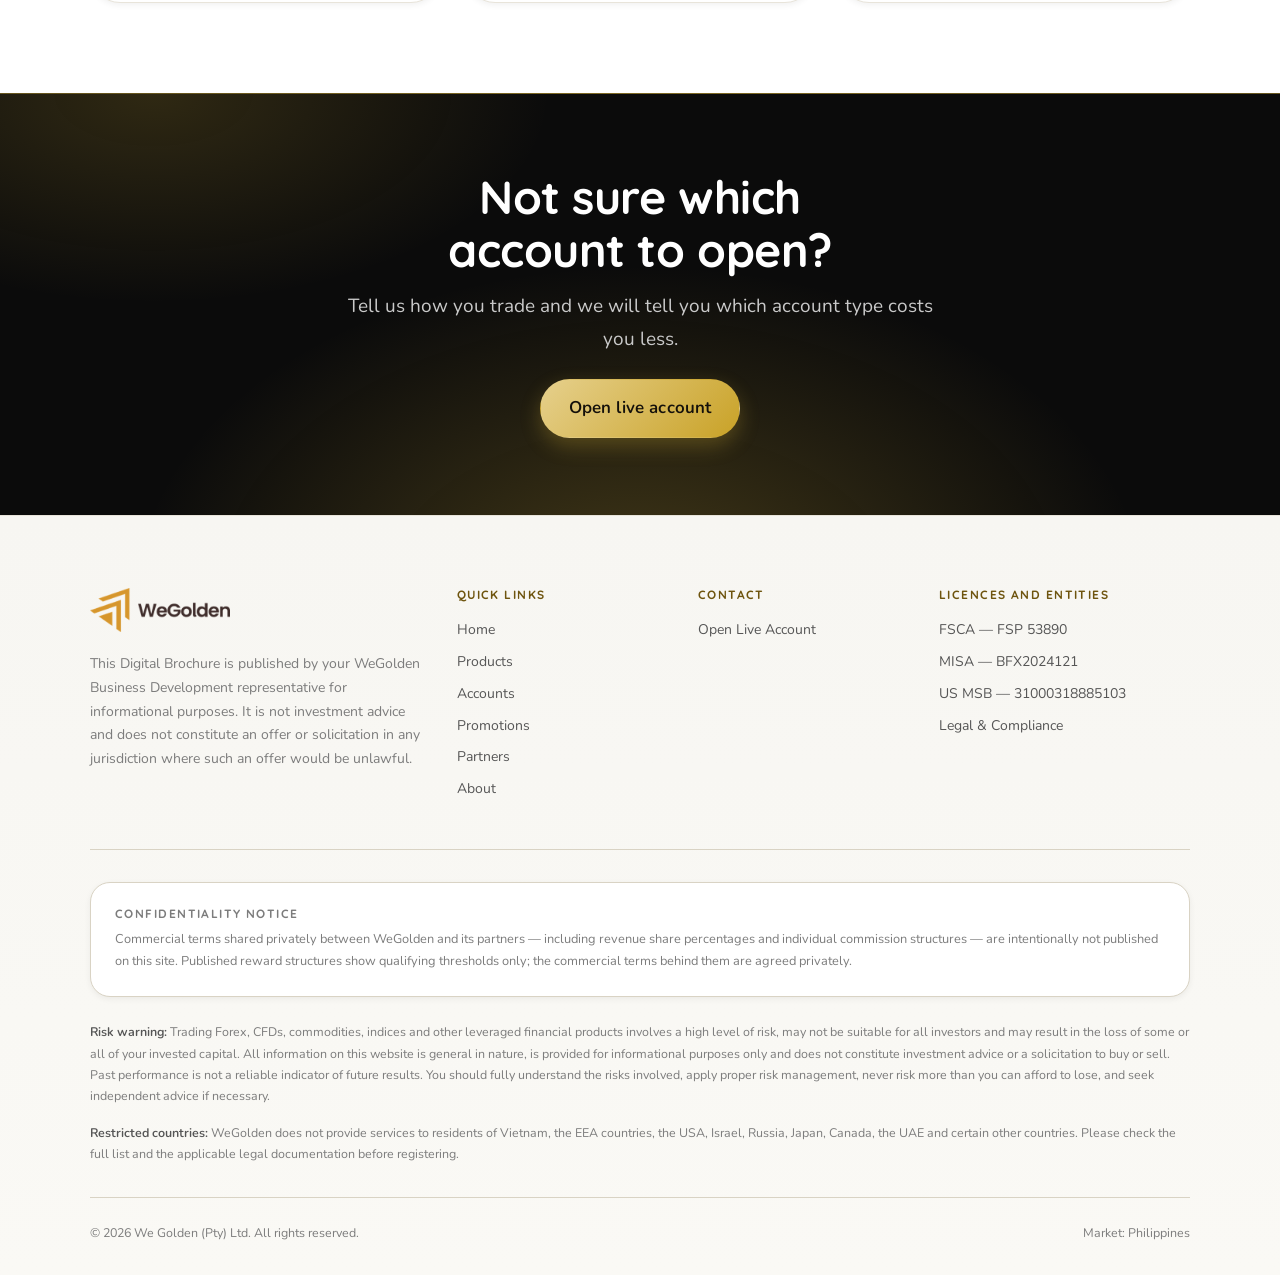
<file: en/accounts.html>
<!DOCTYPE html>
<html lang="en" dir="ltr">
<head>
    <meta charset="utf-8">
    <meta name="viewport" content="width=device-width, initial-scale=1">
    <title>Accounts — WeGolden Philippines</title>
    <meta name="description" content="Compare WeGolden ECN, Standard and Cent accounts — all swap-free, with FX leverage up to 1:1000 and 150% margin call / 20% stop out.">
    <meta name="theme-color" content="#FFFFFF">

    <meta property="og:type" content="website">
    <meta property="og:site_name" content="WeGolden Philippines">
    <meta property="og:title" content="Accounts — WeGolden Philippines">
    <meta property="og:description" content="Compare WeGolden ECN, Standard and Cent accounts — all swap-free, with FX leverage up to 1:1000 and 150% margin call / 20% stop out.">
    <meta property="og:url" content="https://wegolden-philippines.pages.dev/en/accounts.html">
    <meta property="og:locale" content="en_US">
    <meta name="twitter:card" content="summary_large_image">

    <link rel="alternate" hreflang="en" href="https://wegolden-philippines.pages.dev/en/accounts.html">
    <link rel="alternate" hreflang="tl" href="https://wegolden-philippines.pages.dev/tl/accounts.html">
    <link rel="alternate" hreflang="x-default" href="https://wegolden-philippines.pages.dev/en/accounts.html">
    <link rel="canonical" href="https://wegolden-philippines.pages.dev/en/accounts.html">

    <link rel="preconnect" href="https://fonts.googleapis.com">
    <link rel="preconnect" href="https://fonts.gstatic.com" crossorigin>
    <link href="https://fonts.googleapis.com/css2?family=Nunito:wght@400;500;600;700;800&family=Quicksand:wght@500;600;700&family=JetBrains+Mono:wght@400;600&display=swap" rel="stylesheet">

    <link rel="stylesheet" href="../assets/css/tokens.css">
    <link rel="stylesheet" href="../assets/css/base.css">
    <link rel="stylesheet" href="../assets/css/layout.css">
    <link rel="stylesheet" href="../assets/css/components.css">
    <link rel="stylesheet" href="../assets/css/pages.css">

    <link rel="icon" href="data:image/svg+xml,<svg xmlns='http://www.w3.org/2000/svg' viewBox='0 0 32 32'><rect width='32' height='32' rx='9' fill='%23FFC65C'/><text x='16' y='23' font-family='Poppins,sans-serif' font-size='19' font-weight='800' text-anchor='middle' fill='%23FFFFFF'>W</text></svg>">

    <script type="application/ld+json">
    {
      "@context": "https://schema.org",
      "@type": "FinancialService",
      "name": "WeGolden Philippines",
      "url": "https://wegolden-philippines.pages.dev",
      "description": "Compare WeGolden ECN, Standard and Cent accounts — all swap-free, with FX leverage up to 1:1000 and 150% margin call / 20% stop out.",
      "areaServed": "Philippines",
      "currenciesAccepted": "PHP"
    }
    </script>
</head>
<body class="">
    <a class="skip-link" href="#main">Skip to content</a>
    
  <header class="site-header">
    <div class="container header-inner">
      <a class="logo" href="index.html" aria-label="WeGolden — Home">
        <img class="logo-img" src="../assets/img/wegolden-logo.png" alt="WeGolden" width="724" height="228" decoding="async" />
      </a>

      <nav class="nav" aria-label="Menu">
        <a class="nav-link" href="products.html">Products</a><a class="nav-link" href="accounts.html" aria-current="page">Accounts</a><a class="nav-link" href="promotions.html">Promotions</a><a class="nav-link" href="partners.html">Partners</a><a class="nav-link" href="about.html">About</a>
      </nav>

      <div class="header-actions">
        <div class="lang-switch" role="group" aria-label="Language">
          <a href="../en/accounts.html" hreflang="en" lang="en" aria-current="true">EN</a><a href="../tl/accounts.html" hreflang="tl" lang="tl">FIL</a>
        </div>
        <a class="btn btn--primary btn--header" href="https://my.wegolden.com/en/auth/sign-up" target="_blank" rel="noopener">Open Live Account</a>
        <button class="menu-toggle" type="button" aria-expanded="false" aria-controls="mobile-nav" aria-label="Menu">
          <svg viewBox="0 0 24 24" fill="none" stroke="currentColor" stroke-width="2" stroke-linecap="round" aria-hidden="true"><line x1="3" y1="6" x2="21" y2="6"/><line x1="3" y1="12" x2="21" y2="12"/><line x1="3" y1="18" x2="21" y2="18"/></svg>
        </button>
      </div>
    </div>

    <div class="mobile-nav" id="mobile-nav">
      <div class="container">
        <ul><li><a href="index.html">Home</a></li><li><a href="products.html">Products</a></li><li><a href="accounts.html" aria-current="page">Accounts</a></li><li><a href="promotions.html">Promotions</a></li><li><a href="partners.html">Partners</a></li><li><a href="about.html">About</a></li></ul>
        <a class="btn btn--primary" href="https://my.wegolden.com/en/auth/sign-up" target="_blank" rel="noopener">Open Live Account</a>
      </div>
    </div>
  </header>
    <main id="main">

    <section class="page-hero page-hero--mascot">
      <div class="container">
        <div class="page-hero-layout">
          <div class="page-hero-copy">
        <nav class="crumbs" aria-label="Breadcrumb">
          <a href="index.html">Home</a>
          <span aria-hidden="true">/</span>
          <span aria-current="page">Accounts</span>
        </nav>
        <span class="eyebrow">Accounts</span>
        <h1>Choose the account that fits <em>how you trade</em></h1>
        <p class="hero-lead">Three account types, all swap-free by default, with client-selectable FX leverage up to 1:1000, fixed leverage on every other asset class, and the same 150% margin call / 20% stop out.</p>
        <div class="btn-row">
          <a class="btn btn--primary btn--lg" href="https://my.wegolden.com/en/auth/sign-up" target="_blank" rel="noopener">Open Live Account</a>
          <a class="btn btn--ghost btn--lg" href="products.html">Learn more</a>
        </div>
          </div>
        <div class="hero-mascot hero-mascot--page">
          <p class="mascot-bubble">Kumusta! Pick your account.</p>
          <div class="mascot-track" aria-hidden="true">
            <img
              class="mascot-img"
              src="../assets/img/wegolden-mascot.png"
              alt=""
              width="738"
              height="1120"
              loading="lazy"
              decoding="async"
            />
          </div>
          <p class="mascot-name">We Golden Philippines</p>
        </div>
        </div>
      </div>
    </section>

    <section class="section">
      <div class="container">
        
  <div class="table-wrap">
    <table>
      <caption class="visually-hidden">Choose the account that fits &lt;em&gt;how you trade&lt;/em&gt;</caption>
      <thead>
        <tr><th scope="col">Feature</th><th scope="col">ECN</th><th scope="col">Standard</th><th scope="col">Cent</th></tr>
      </thead>
      <tbody>
        <tr><th scope="row" style="text-align:start;font-weight:550;color:inherit">Spread</th><td>Raw spread</td><td>Fixed spread (FX and gold)</td><td>Fixed spread (FX and gold)</td></tr><tr><th scope="row" style="text-align:start;font-weight:550;color:inherit">Commission</th><td>$5 per lot (FX and metals)</td><td>None</td><td>None</td></tr><tr><th scope="row" style="text-align:start;font-weight:550;color:inherit">Forex leverage</th><td>Up to 1:1000</td><td>Up to 1:1000</td><td>Up to 1:1000</td></tr><tr><th scope="row" style="text-align:start;font-weight:550;color:inherit">Gold leverage</th><td>1:500</td><td>1:500</td><td>1:500</td></tr><tr><th scope="row" style="text-align:start;font-weight:550;color:inherit">Swap</th><td>Swap-free (default)</td><td>Swap-free (default)</td><td>Swap-free (default)</td></tr><tr><th scope="row" style="text-align:start;font-weight:550;color:inherit">Bonus eligible</th><td>Yes</td><td>Yes</td><td>No</td></tr><tr><th scope="row" style="text-align:start;font-weight:550;color:inherit">Maximum orders</th><td>50</td><td>50</td><td>50</td></tr><tr><th scope="row" style="text-align:start;font-weight:550;color:inherit">Margin call / stop out</th><td>150% / 20%</td><td>150% / 20%</td><td>150% / 20%</td></tr><tr><th scope="row" style="text-align:start;font-weight:550;color:inherit">Execution type</th><td>Market / Limit</td><td>Market / Limit</td><td>Market / Limit</td></tr>
      </tbody>
    </table>
  </div>
  
      </div>
    </section>

    <section class="section section--alt">
      <div class="container">
        
  <div class="section-head section-head--center">
    
    <h2>Which one is right for you?</h2>
    
  </div>
        <div class="grid grid--3">
  <article class="card card--flat">
    
    
    <h3>ECN</h3>
    <p>For traders who want raw spreads and are comfortable paying a transparent per-lot commission. Usually the lowest total cost for active, high-volume trading.</p>
  </article>
  <article class="card card--flat">
    
    
    <h3>Standard</h3>
    <p>For traders who prefer one simple number. Fixed spreads on FX and gold, no commission, and full bonus eligibility.</p>
  </article>
  <article class="card card--flat">
    
    
    <h3>Cent</h3>
    <p>For traders testing a strategy or starting small. Positions are sized in cents, so risk per trade is a fraction of a standard lot. Not eligible for bonuses.</p>
  </article></div>
      </div>
    </section>

    <section class="section section--paper">
      <div class="container">
        
  <div class="section-head">
    
    <h2>Fixed leverage by asset class</h2>
    <p>Forex leverage is client-selectable up to 1:1000. Every other asset class carries a fixed maximum set by asset class.</p>
  </div>
        
  <div class="table-wrap table-wrap--paper">
    <table>
      <caption class="visually-hidden">Fixed leverage by asset class</caption>
      <thead>
        <tr><th scope="col">Asset class</th><th scope="col">Maximum leverage</th><th scope="col">Type</th></tr>
      </thead>
      <tbody>
        <tr><th scope="row" style="text-align:start;font-weight:550;color:inherit">Forex</th><td>Up to 1:1000</td><td>Client-selectable</td></tr><tr><th scope="row" style="text-align:start;font-weight:550;color:inherit">Gold</th><td>1:500</td><td>Fixed</td></tr><tr><th scope="row" style="text-align:start;font-weight:550;color:inherit">Silver</th><td>1:100</td><td>Fixed</td></tr><tr><th scope="row" style="text-align:start;font-weight:550;color:inherit">Energies (Oil)</th><td>1:100</td><td>Fixed</td></tr><tr><th scope="row" style="text-align:start;font-weight:550;color:inherit">Indices</th><td>1:100</td><td>Fixed</td></tr><tr><th scope="row" style="text-align:start;font-weight:550;color:inherit">Cryptocurrencies</th><td>1:10</td><td>Fixed</td></tr><tr><th scope="row" style="text-align:start;font-weight:550;color:inherit">Stocks</th><td>1:10</td><td>Fixed</td></tr>
      </tbody>
    </table>
  </div>
      </div>
    </section>

    <section class="section">
      <div class="container">
        
  <div class="section-head section-head--center">
    
    <h2>Free swap, applied by default</h2>
    <p>Every ECN, Standard and Cent account is swap-free from the moment it is opened &mdash; in every country we serve.</p>
  </div>
        <div class="grid grid--3">
  <article class="card card--flat">
    
    
    <h3>No request needed</h3>
    <p>Free swap is switched on automatically. There is no activation request, no form to submit and no waiting period before it applies.</p>
  </article>
  <article class="card card--flat">
    
    
    <h3>No minimum deposit</h3>
    <p>There is no deposit threshold to qualify. A newly funded account holds positions overnight on exactly the same terms as a large one.</p>
  </article>
  <article class="card card--flat">
    
    
    <h3>All three accounts</h3>
    <p>ECN, Standard and Cent are all swap-free, so overnight financing does not eat into a position you intend to hold.</p>
  </article></div>
      </div>
    </section>

    
  <section class="cta-band">
    <div class="container container--narrow">
      <h2>Not sure which account to open?</h2>
      <p>Tell us how you trade and we will tell you which account type costs you less.</p>
      <div class="btn-row"><a class="btn btn--primary btn--lg" href="https://my.wegolden.com/en/auth/sign-up" target="_blank" rel="noopener">Open live account</a></div>
    </div>
  </section>
    </main>
    
  <footer class="site-footer">
    <div class="container">
      <div class="footer-grid">
        <div class="footer-brand">
          <a class="logo logo--footer" href="index.html">
            <img class="logo-img" src="../assets/img/wegolden-logo.png" alt="WeGolden" width="724" height="228" loading="lazy" decoding="async" />
          </a>
          <p>This Digital Brochure is published by your WeGolden Business Development representative for informational purposes. It is not investment advice and does not constitute an offer or solicitation in any jurisdiction where such an offer would be unlawful.</p>
        </div>

        <div class="footer-col">
          <h4>Quick links</h4>
          <ul><li><a href="index.html">Home</a></li><li><a href="products.html">Products</a></li><li><a href="accounts.html">Accounts</a></li><li><a href="promotions.html">Promotions</a></li><li><a href="partners.html">Partners</a></li><li><a href="about.html">About</a></li></ul>
        </div>

        <div class="footer-col">
          <h4>Contact</h4>
          <ul>
            <li><a href="https://my.wegolden.com/en/auth/sign-up" target="_blank" rel="noopener">Open Live Account</a></li>
          </ul>
        </div>

        <div class="footer-col">
          <h4>Licences and entities</h4>
          <ul>
            <li><a href="https://wegolden.com/licenses/" target="_blank" rel="noopener">FSCA — FSP 53890</a></li>
            <li><a href="https://wegolden.com/licenses/" target="_blank" rel="noopener">MISA — BFX2024121</a></li>
            <li><a href="https://wegolden.com/licenses/" target="_blank" rel="noopener">US MSB — 31000318885103</a></li>
            <li><a href="https://wegolden.com/legal-compliance/" target="_blank" rel="noopener">Legal &amp; Compliance</a></li>
          </ul>
        </div>
      </div>

      <div class="footer-note">
        <h4>Confidentiality notice</h4>
        <p>Commercial terms shared privately between WeGolden and its partners — including revenue share percentages and individual commission structures — are intentionally not published on this site. Published reward structures show qualifying thresholds only; the commercial terms behind them are agreed privately.</p>
      </div>

      <div class="footer-legal">
        <p><strong>Risk warning:</strong> Trading Forex, CFDs, commodities, indices and other leveraged financial products involves a high level of risk, may not be suitable for all investors and may result in the loss of some or all of your invested capital. All information on this website is general in nature, is provided for informational purposes only and does not constitute investment advice or a solicitation to buy or sell. Past performance is not a reliable indicator of future results. You should fully understand the risks involved, apply proper risk management, never risk more than you can afford to lose, and seek independent advice if necessary.</p>
        <p><strong>Restricted countries:</strong> WeGolden does not provide services to residents of Vietnam, the EEA countries, the USA, Israel, Russia, Japan, Canada, the UAE and certain other countries. Please check the full list and the applicable legal documentation before registering.</p>
        
      </div>

      <div class="footer-bottom">
        <span>© 2026 We Golden (Pty) Ltd. All rights reserved.</span>
        <span class="num">Market: Philippines</span>
      </div>
    </div>
  </footer>
    <script src="../assets/js/main.js" defer></script>
</body>
</html>
</file>
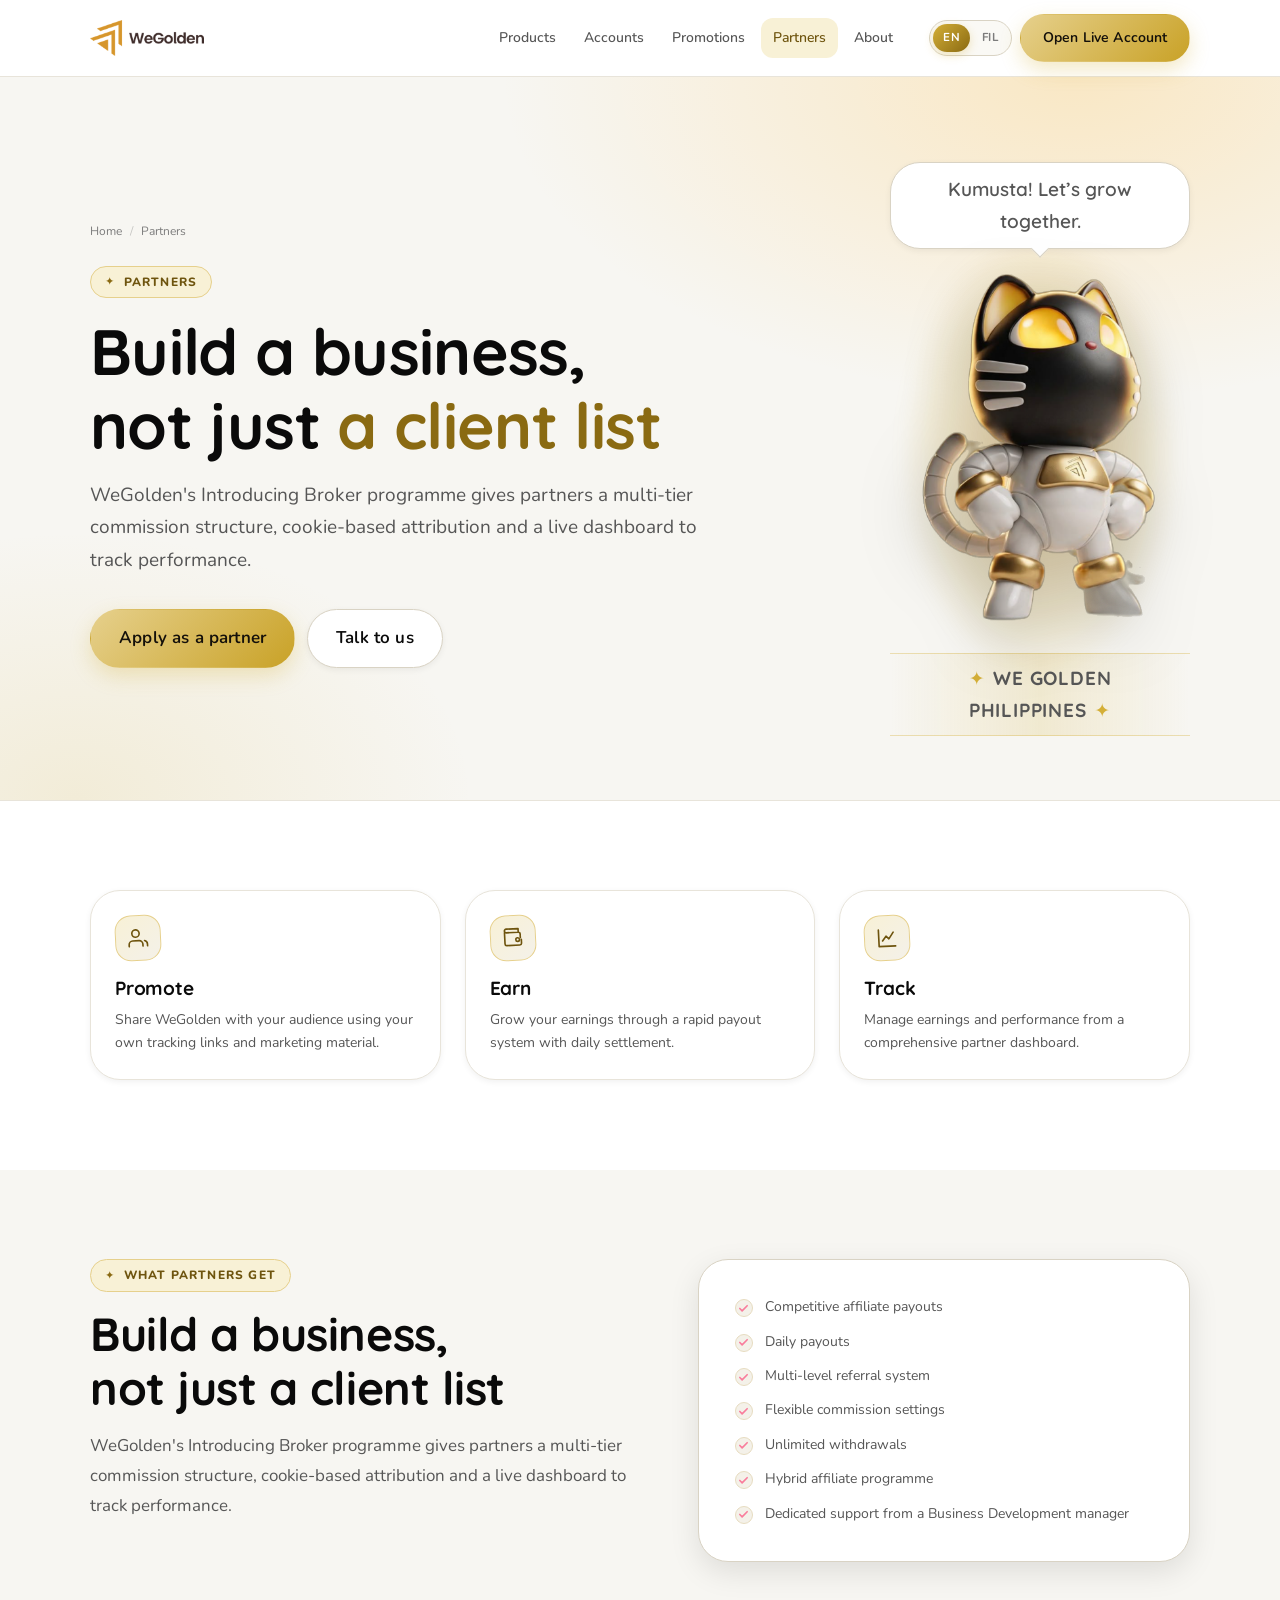
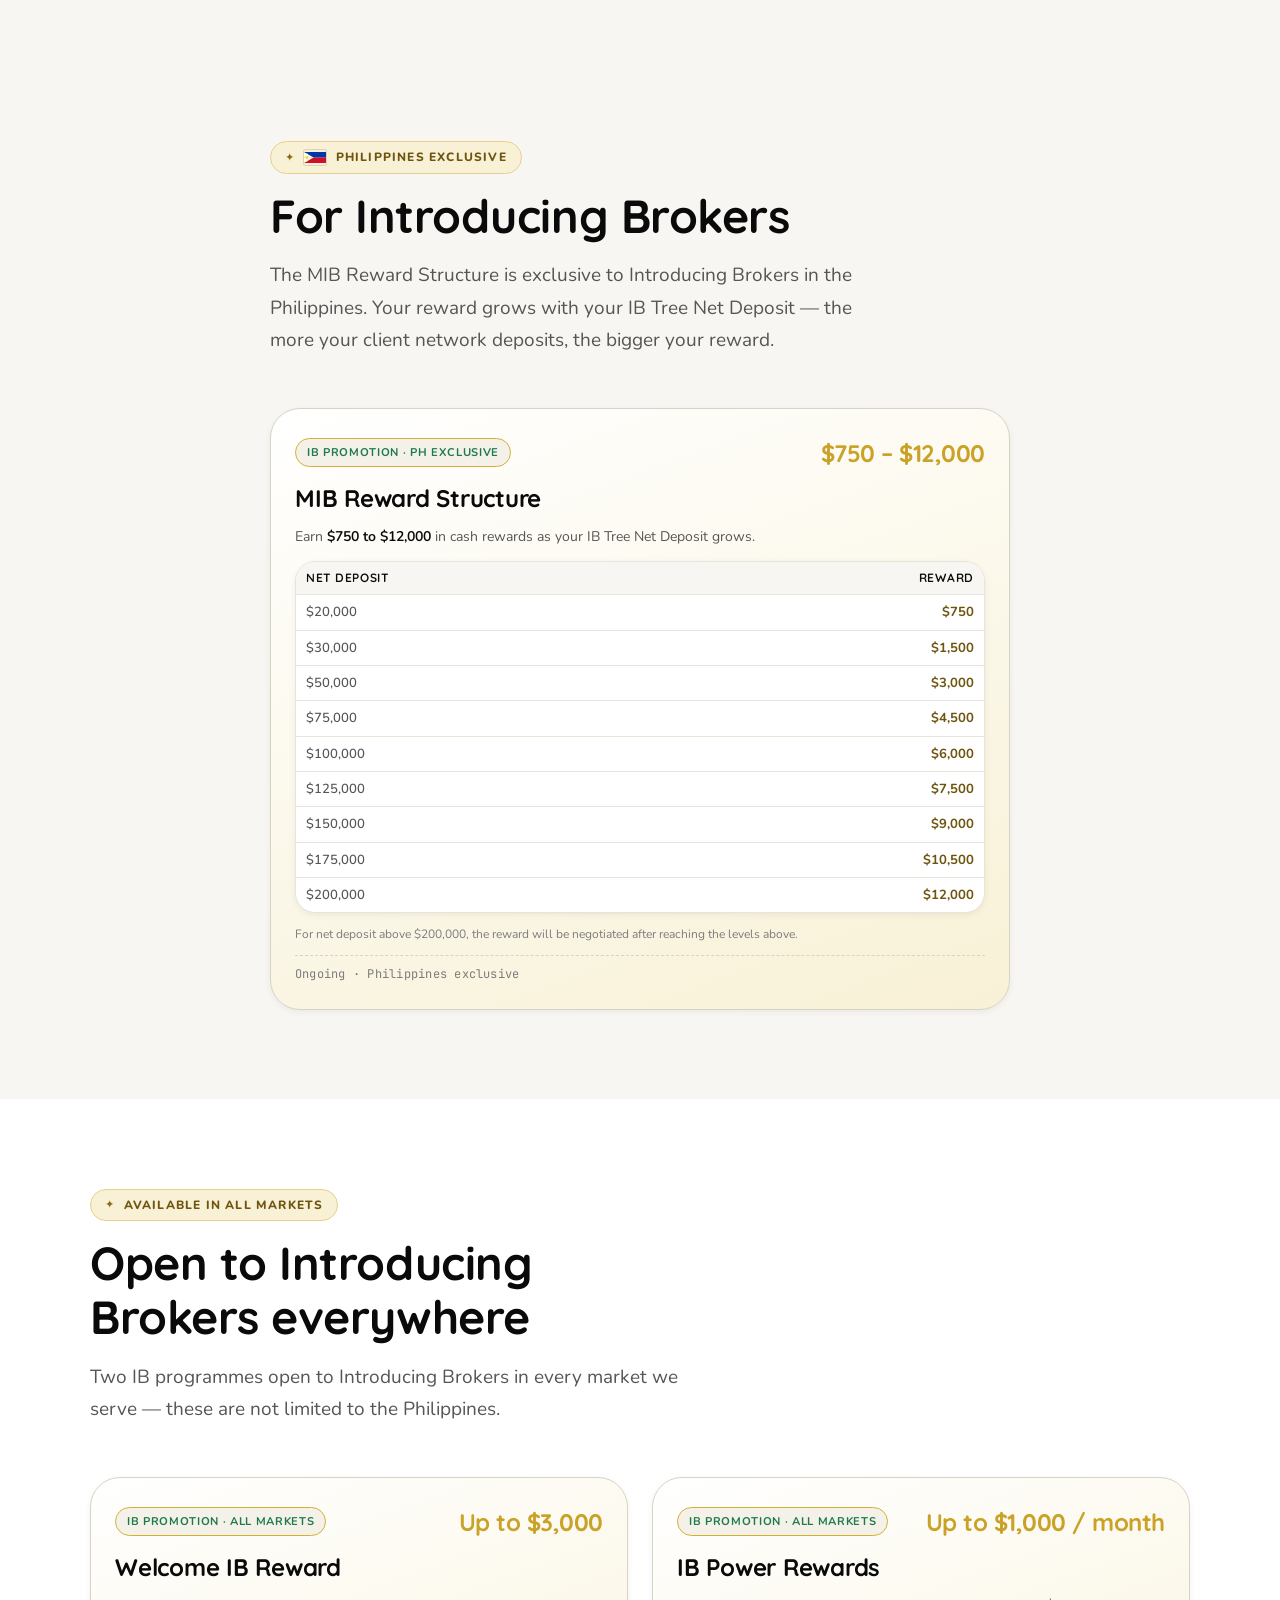
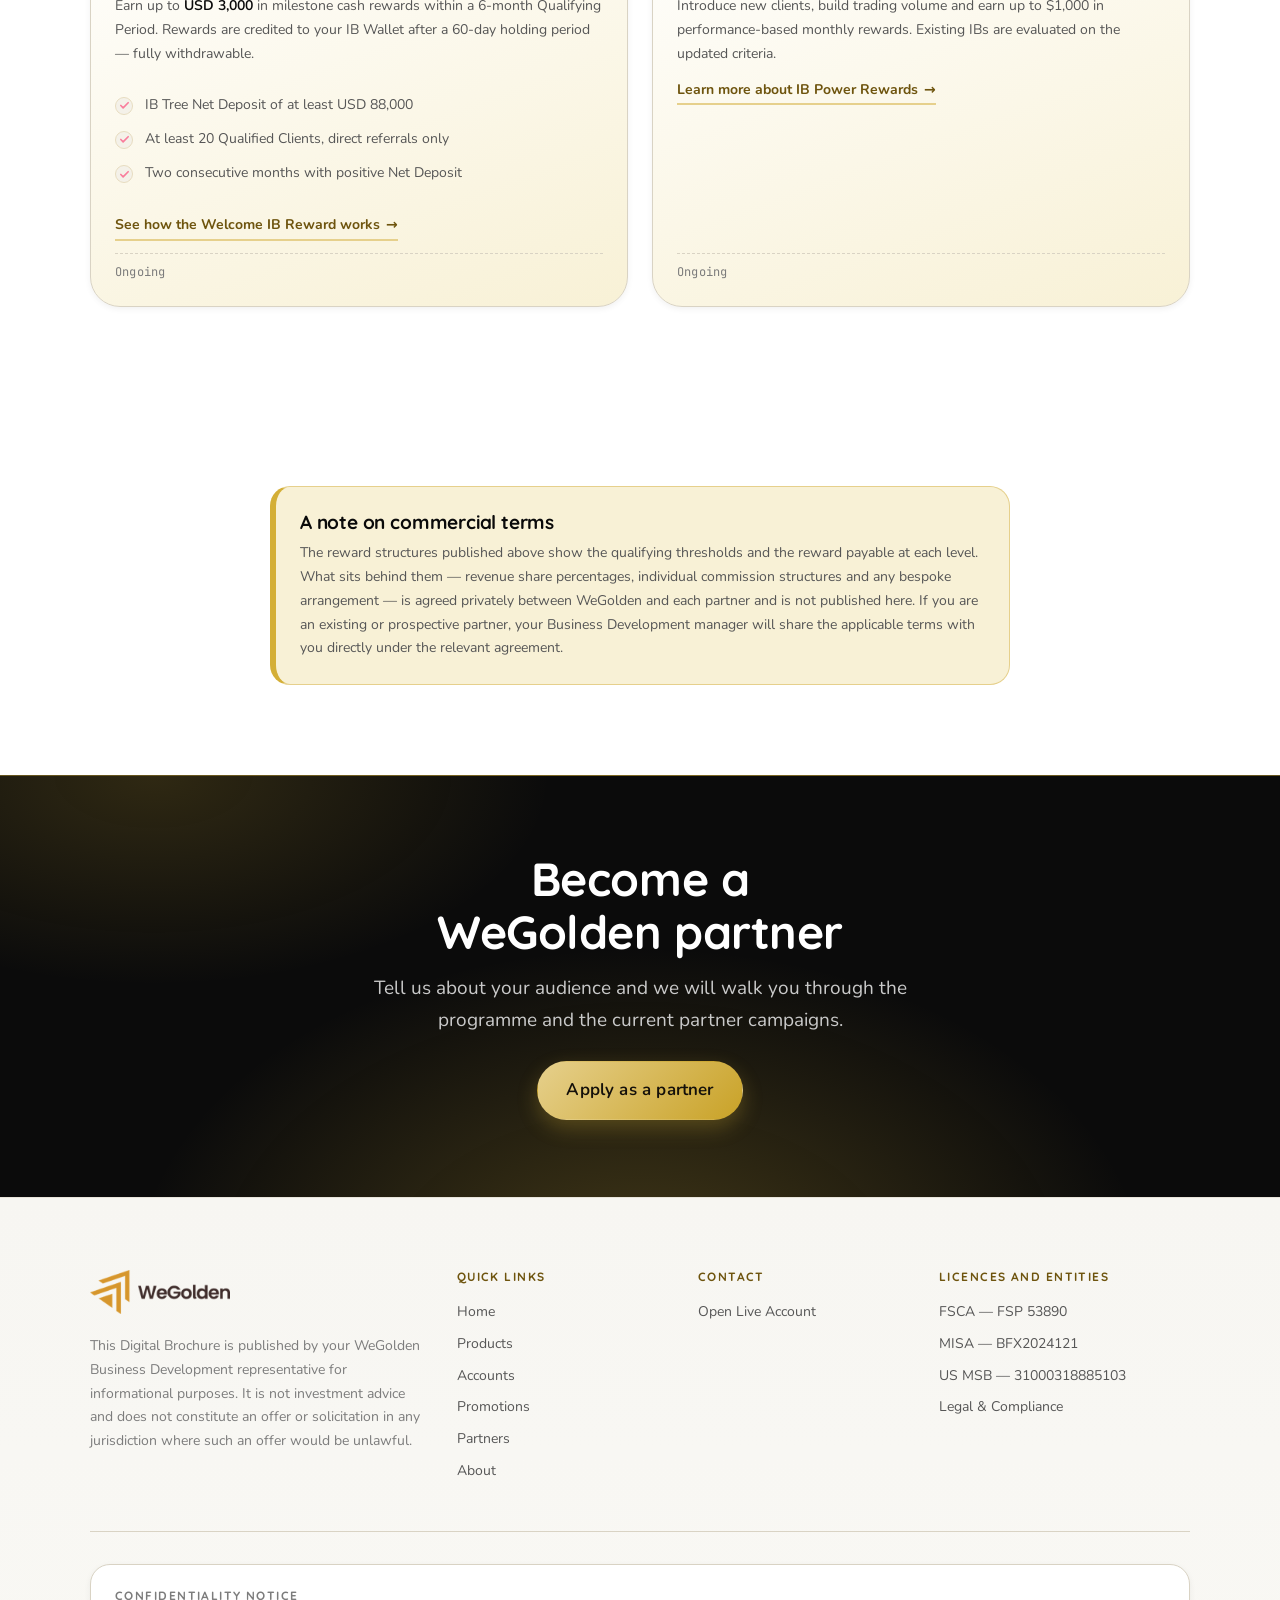
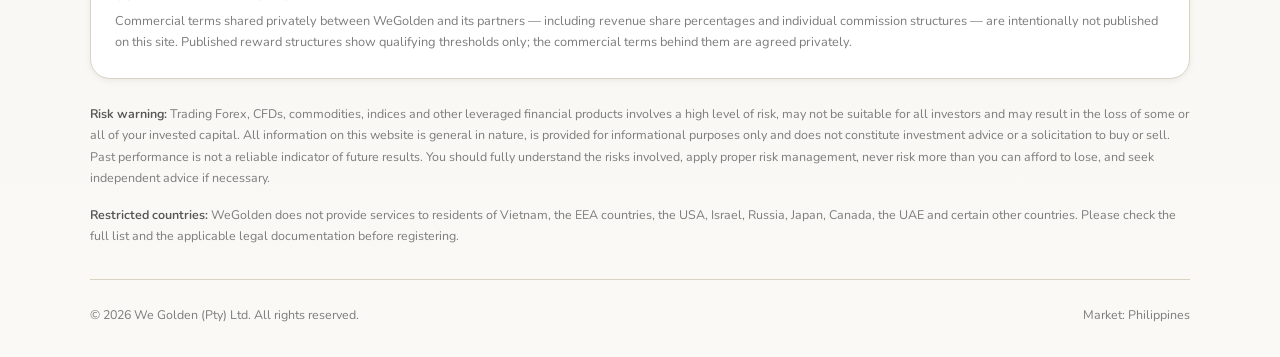
<file: en/partners.html>
<!DOCTYPE html>
<html lang="en" dir="ltr">
<head>
    <meta charset="utf-8">
    <meta name="viewport" content="width=device-width, initial-scale=1">
    <title>Partners — WeGolden Philippines</title>
    <meta name="description" content="Join the WeGolden Introducing Broker programme — multi-tier commissions, daily payouts, cookie-based attribution and a live partner dashboard.">
    <meta name="theme-color" content="#FFFFFF">

    <meta property="og:type" content="website">
    <meta property="og:site_name" content="WeGolden Philippines">
    <meta property="og:title" content="Partners — WeGolden Philippines">
    <meta property="og:description" content="Join the WeGolden Introducing Broker programme — multi-tier commissions, daily payouts, cookie-based attribution and a live partner dashboard.">
    <meta property="og:url" content="https://wegolden-philippines.pages.dev/en/partners.html">
    <meta property="og:locale" content="en_US">
    <meta name="twitter:card" content="summary_large_image">

    <link rel="alternate" hreflang="en" href="https://wegolden-philippines.pages.dev/en/partners.html">
    <link rel="alternate" hreflang="tl" href="https://wegolden-philippines.pages.dev/tl/partners.html">
    <link rel="alternate" hreflang="x-default" href="https://wegolden-philippines.pages.dev/en/partners.html">
    <link rel="canonical" href="https://wegolden-philippines.pages.dev/en/partners.html">

    <link rel="preconnect" href="https://fonts.googleapis.com">
    <link rel="preconnect" href="https://fonts.gstatic.com" crossorigin>
    <link href="https://fonts.googleapis.com/css2?family=Nunito:wght@400;500;600;700;800&family=Quicksand:wght@500;600;700&family=JetBrains+Mono:wght@400;600&display=swap" rel="stylesheet">

    <link rel="stylesheet" href="../assets/css/tokens.css">
    <link rel="stylesheet" href="../assets/css/base.css">
    <link rel="stylesheet" href="../assets/css/layout.css">
    <link rel="stylesheet" href="../assets/css/components.css">
    <link rel="stylesheet" href="../assets/css/pages.css">

    <link rel="icon" href="data:image/svg+xml,<svg xmlns='http://www.w3.org/2000/svg' viewBox='0 0 32 32'><rect width='32' height='32' rx='9' fill='%23FFC65C'/><text x='16' y='23' font-family='Poppins,sans-serif' font-size='19' font-weight='800' text-anchor='middle' fill='%23FFFFFF'>W</text></svg>">

    <script type="application/ld+json">
    {
      "@context": "https://schema.org",
      "@type": "FinancialService",
      "name": "WeGolden Philippines",
      "url": "https://wegolden-philippines.pages.dev",
      "description": "Join the WeGolden Introducing Broker programme — multi-tier commissions, daily payouts, cookie-based attribution and a live partner dashboard.",
      "areaServed": "Philippines",
      "currenciesAccepted": "PHP"
    }
    </script>
</head>
<body class="">
    <a class="skip-link" href="#main">Skip to content</a>
    
  <header class="site-header">
    <div class="container header-inner">
      <a class="logo" href="index.html" aria-label="WeGolden — Home">
        <img class="logo-img" src="../assets/img/wegolden-logo.png" alt="WeGolden" width="724" height="228" decoding="async" />
      </a>

      <nav class="nav" aria-label="Menu">
        <a class="nav-link" href="products.html">Products</a><a class="nav-link" href="accounts.html">Accounts</a><a class="nav-link" href="promotions.html">Promotions</a><a class="nav-link" href="partners.html" aria-current="page">Partners</a><a class="nav-link" href="about.html">About</a>
      </nav>

      <div class="header-actions">
        <div class="lang-switch" role="group" aria-label="Language">
          <a href="../en/partners.html" hreflang="en" lang="en" aria-current="true">EN</a><a href="../tl/partners.html" hreflang="tl" lang="tl">FIL</a>
        </div>
        <a class="btn btn--primary btn--header" href="https://my.wegolden.com/en/auth/sign-up" target="_blank" rel="noopener">Open Live Account</a>
        <button class="menu-toggle" type="button" aria-expanded="false" aria-controls="mobile-nav" aria-label="Menu">
          <svg viewBox="0 0 24 24" fill="none" stroke="currentColor" stroke-width="2" stroke-linecap="round" aria-hidden="true"><line x1="3" y1="6" x2="21" y2="6"/><line x1="3" y1="12" x2="21" y2="12"/><line x1="3" y1="18" x2="21" y2="18"/></svg>
        </button>
      </div>
    </div>

    <div class="mobile-nav" id="mobile-nav">
      <div class="container">
        <ul><li><a href="index.html">Home</a></li><li><a href="products.html">Products</a></li><li><a href="accounts.html">Accounts</a></li><li><a href="promotions.html">Promotions</a></li><li><a href="partners.html" aria-current="page">Partners</a></li><li><a href="about.html">About</a></li></ul>
        <a class="btn btn--primary" href="https://my.wegolden.com/en/auth/sign-up" target="_blank" rel="noopener">Open Live Account</a>
      </div>
    </div>
  </header>
    <main id="main">

    <section class="page-hero page-hero--mascot">
      <div class="container">
        <div class="page-hero-layout">
          <div class="page-hero-copy">
        <nav class="crumbs" aria-label="Breadcrumb">
          <a href="index.html">Home</a>
          <span aria-hidden="true">/</span>
          <span aria-current="page">Partners</span>
        </nav>
        <span class="eyebrow">Partners</span>
        <h1>Build a business, not just <em>a client list</em></h1>
        <p class="hero-lead">WeGolden's Introducing Broker programme gives partners a multi-tier commission structure, cookie-based attribution and a live dashboard to track performance.</p>
        <div class="btn-row">
          <a class="btn btn--primary btn--lg" href="https://wegolden.com/ib/" target="_blank" rel="noopener">Apply as a partner</a>
          <a class="btn btn--ghost btn--lg" href="https://wegolden.com/ib/" target="_blank" rel="noopener">Talk to us</a>
        </div>
          </div>
        <div class="hero-mascot hero-mascot--page">
          <p class="mascot-bubble">Kumusta! Let’s grow together.</p>
          <div class="mascot-track" aria-hidden="true">
            <img
              class="mascot-img"
              src="../assets/img/wegolden-mascot.png"
              alt=""
              width="738"
              height="1120"
              loading="lazy"
              decoding="async"
            />
          </div>
          <p class="mascot-name">We Golden Philippines</p>
        </div>
        </div>
      </div>
    </section>

    <section class="section">
      <div class="container">
        <div class="grid grid--3">
  <article class="card card--flat">
    
    <div class="card-icon" aria-hidden="true"><svg viewBox="0 0 24 24" fill="none" stroke="currentColor" stroke-width="1.8" stroke-linecap="round" stroke-linejoin="round" aria-hidden="true"><path d="M17 21v-2a4 4 0 0 0-4-4H6a4 4 0 0 0-4 4v2"/><circle cx="9.5" cy="7" r="4"/><path d="M22 21v-2a4 4 0 0 0-3-3.87"/></svg></div>
    <h3>Promote</h3>
    <p>Share WeGolden with your audience using your own tracking links and marketing material.</p>
  </article>
  <article class="card card--flat">
    
    <div class="card-icon" aria-hidden="true"><svg viewBox="0 0 24 24" fill="none" stroke="currentColor" stroke-width="1.8" stroke-linecap="round" stroke-linejoin="round" aria-hidden="true"><path d="M20 12V8a2 2 0 0 0-2-2H5a2 2 0 0 1 0-4h13v4"/><path d="M3 6v12a2 2 0 0 0 2 2h14a2 2 0 0 0 2-2v-4"/><circle cx="17" cy="14" r="2"/></svg></div>
    <h3>Earn</h3>
    <p>Grow your earnings through a rapid payout system with daily settlement.</p>
  </article>
  <article class="card card--flat">
    
    <div class="card-icon" aria-hidden="true"><svg viewBox="0 0 24 24" fill="none" stroke="currentColor" stroke-width="1.8" stroke-linecap="round" stroke-linejoin="round" aria-hidden="true"><path d="M3 3v18h18"/><path d="M7 15l4-5 3 3 5-7"/></svg></div>
    <h3>Track</h3>
    <p>Manage earnings and performance from a comprehensive partner dashboard.</p>
  </article></div>
      </div>
    </section>

    <section class="section section--alt">
      <div class="container">
        <div class="split">
          <div>
            <span class="eyebrow">What partners get</span>
            <h2>Build a business, not just a client list</h2>
            <p style="color:var(--text-muted);margin-block-start:var(--sp-4);line-height:1.75">
              WeGolden's Introducing Broker programme gives partners a multi-tier commission structure, cookie-based attribution and a live dashboard to track performance.
            </p>
          </div>
          <div class="split-panel">
            
  <ul class="feature-list">
    <li>Competitive affiliate payouts</li><li>Daily payouts</li><li>Multi-level referral system</li><li>Flexible commission settings</li><li>Unlimited withdrawals</li><li>Hybrid affiliate programme</li><li>Dedicated support from a Business Development manager</li>
  </ul>
          </div>
        </div>
      </div>
    </section>

    <section class="section section--alt" id="mib-reward-structure">
      <div class="container container--narrow">
        <div class="section-head">
          <span class="eyebrow"><img class="eyebrow-flag" src="../assets/img/flag-ph.svg" alt="Philippines flag" width="22" height="15" />Philippines exclusive</span>
          <h2>For Introducing Brokers</h2>
          <p>The MIB Reward Structure is exclusive to Introducing Brokers in the Philippines. Your reward grows with your IB Tree Net Deposit &mdash; the more your client network deposits, the bigger your reward.</p>
        </div>
        <article class="promo-card promo-card--featured">
          <div class="promo-top">
            <span class="badge badge--ib">IB promotion &middot; PH exclusive</span>
            <span class="promo-highlight">$750 &ndash; $12,000</span>
          </div>
          <h3>MIB Reward Structure</h3>
          <p>Earn <strong>$750 to $12,000</strong> in cash rewards as your IB Tree Net Deposit grows.</p>
          <div class="table-wrap table-wrap--paper mib-tiers">
            <table>
              <caption class="visually-hidden">MIB Reward Structure by IB Tree Net Deposit &mdash; Philippines exclusive</caption>
              <thead>
                <tr><th scope="col">Net deposit</th><th scope="col">Reward</th></tr>
              </thead>
              <tbody>
                <tr><td>$20,000</td><td><strong>$750</strong></td></tr>
                <tr><td>$30,000</td><td><strong>$1,500</strong></td></tr>
                <tr><td>$50,000</td><td><strong>$3,000</strong></td></tr>
                <tr><td>$75,000</td><td><strong>$4,500</strong></td></tr>
                <tr><td>$100,000</td><td><strong>$6,000</strong></td></tr>
                <tr><td>$125,000</td><td><strong>$7,500</strong></td></tr>
                <tr><td>$150,000</td><td><strong>$9,000</strong></td></tr>
                <tr><td>$175,000</td><td><strong>$10,500</strong></td></tr>
                <tr><td>$200,000</td><td><strong>$12,000</strong></td></tr>
              </tbody>
            </table>
          </div>
          <p class="mib-tiers-note">For net deposit above $200,000, the reward will be negotiated after reaching the levels above.</p>
          <div class="promo-period num">Ongoing &middot; Philippines exclusive</div>
        </article>
      </div>
    </section>

    <section class="section" id="ib-rewards-all-markets">
      <div class="container">
        <div class="section-head">
          <span class="eyebrow">Available in all markets</span>
          <h2>Open to Introducing Brokers everywhere</h2>
          <p>Two IB programmes open to Introducing Brokers in every market we serve &mdash; these are not limited to the Philippines.</p>
        </div>
        <div class="grid grid--2">
          <article class="promo-card promo-card--featured">
            <div class="promo-top">
              <span class="badge badge--ib">IB promotion &middot; all markets</span>
              <span class="promo-highlight">Up to $3,000</span>
            </div>
            <h3>Welcome IB Reward</h3>
            <p>Earn up to <strong>USD 3,000</strong> in milestone cash rewards within a 6-month Qualifying Period. Rewards are credited to your IB Wallet after a 60-day holding period &mdash; fully withdrawable.</p>
            <ul class="feature-list" style="margin-block-start:var(--sp-4)">
              <li>IB Tree Net Deposit of at least USD 88,000</li>
              <li>At least 20 Qualified Clients, direct referrals only</li>
              <li>Two consecutive months with positive Net Deposit</li>
            </ul>
            <a class="card-link" href="promotions.html" style="margin-block-start:var(--sp-4)">See how the Welcome IB Reward works</a>
            <div class="promo-period num">Ongoing</div>
          </article>
          <article class="promo-card">
            <div class="promo-top">
              <span class="badge badge--ib">IB promotion &middot; all markets</span>
              <span class="promo-highlight">Up to $1,000 / month</span>
            </div>
            <h3>IB Power Rewards</h3>
            <p>Introduce new clients, build trading volume and earn up to $1,000 in performance-based monthly rewards. Existing IBs are evaluated on the updated criteria.</p>
            <a class="card-link" href="https://wegolden.com/ib-power-rewards/" target="_blank" rel="noopener">Learn more about IB Power Rewards</a>
            <div class="promo-period num">Ongoing</div>
          </article>
        </div>
      </div>
    </section>

    <section class="section">
      <div class="container container--narrow">
        
  <div class="callout">
    <h3>A note on commercial terms</h3>
    <p>The reward structures published above show the qualifying thresholds and the reward payable at each level. What sits behind them — revenue share percentages, individual commission structures and any bespoke arrangement — is agreed privately between WeGolden and each partner and is not published here. If you are an existing or prospective partner, your Business Development manager will share the applicable terms with you directly under the relevant agreement.</p>
  </div>
      </div>
    </section>

    
  <section class="cta-band">
    <div class="container container--narrow">
      <h2>Become a WeGolden partner</h2>
      <p>Tell us about your audience and we will walk you through the programme and the current partner campaigns.</p>
      <div class="btn-row"><a class="btn btn--primary btn--lg" href="https://wegolden.com/ib/" target="_blank" rel="noopener">Apply as a partner</a></div>
    </div>
  </section>
    </main>
    
  <footer class="site-footer">
    <div class="container">
      <div class="footer-grid">
        <div class="footer-brand">
          <a class="logo logo--footer" href="index.html">
            <img class="logo-img" src="../assets/img/wegolden-logo.png" alt="WeGolden" width="724" height="228" loading="lazy" decoding="async" />
          </a>
          <p>This Digital Brochure is published by your WeGolden Business Development representative for informational purposes. It is not investment advice and does not constitute an offer or solicitation in any jurisdiction where such an offer would be unlawful.</p>
        </div>

        <div class="footer-col">
          <h4>Quick links</h4>
          <ul><li><a href="index.html">Home</a></li><li><a href="products.html">Products</a></li><li><a href="accounts.html">Accounts</a></li><li><a href="promotions.html">Promotions</a></li><li><a href="partners.html">Partners</a></li><li><a href="about.html">About</a></li></ul>
        </div>

        <div class="footer-col">
          <h4>Contact</h4>
          <ul>
            <li><a href="https://my.wegolden.com/en/auth/sign-up" target="_blank" rel="noopener">Open Live Account</a></li>
          </ul>
        </div>

        <div class="footer-col">
          <h4>Licences and entities</h4>
          <ul>
            <li><a href="https://wegolden.com/licenses/" target="_blank" rel="noopener">FSCA — FSP 53890</a></li>
            <li><a href="https://wegolden.com/licenses/" target="_blank" rel="noopener">MISA — BFX2024121</a></li>
            <li><a href="https://wegolden.com/licenses/" target="_blank" rel="noopener">US MSB — 31000318885103</a></li>
            <li><a href="https://wegolden.com/legal-compliance/" target="_blank" rel="noopener">Legal &amp; Compliance</a></li>
          </ul>
        </div>
      </div>

      <div class="footer-note">
        <h4>Confidentiality notice</h4>
        <p>Commercial terms shared privately between WeGolden and its partners — including revenue share percentages and individual commission structures — are intentionally not published on this site. Published reward structures show qualifying thresholds only; the commercial terms behind them are agreed privately.</p>
      </div>

      <div class="footer-legal">
        <p><strong>Risk warning:</strong> Trading Forex, CFDs, commodities, indices and other leveraged financial products involves a high level of risk, may not be suitable for all investors and may result in the loss of some or all of your invested capital. All information on this website is general in nature, is provided for informational purposes only and does not constitute investment advice or a solicitation to buy or sell. Past performance is not a reliable indicator of future results. You should fully understand the risks involved, apply proper risk management, never risk more than you can afford to lose, and seek independent advice if necessary.</p>
        <p><strong>Restricted countries:</strong> WeGolden does not provide services to residents of Vietnam, the EEA countries, the USA, Israel, Russia, Japan, Canada, the UAE and certain other countries. Please check the full list and the applicable legal documentation before registering.</p>
        
      </div>

      <div class="footer-bottom">
        <span>© 2026 We Golden (Pty) Ltd. All rights reserved.</span>
        <span class="num">Market: Philippines</span>
      </div>
    </div>
  </footer>
    <script src="../assets/js/main.js" defer></script>
</body>
</html>
</file>
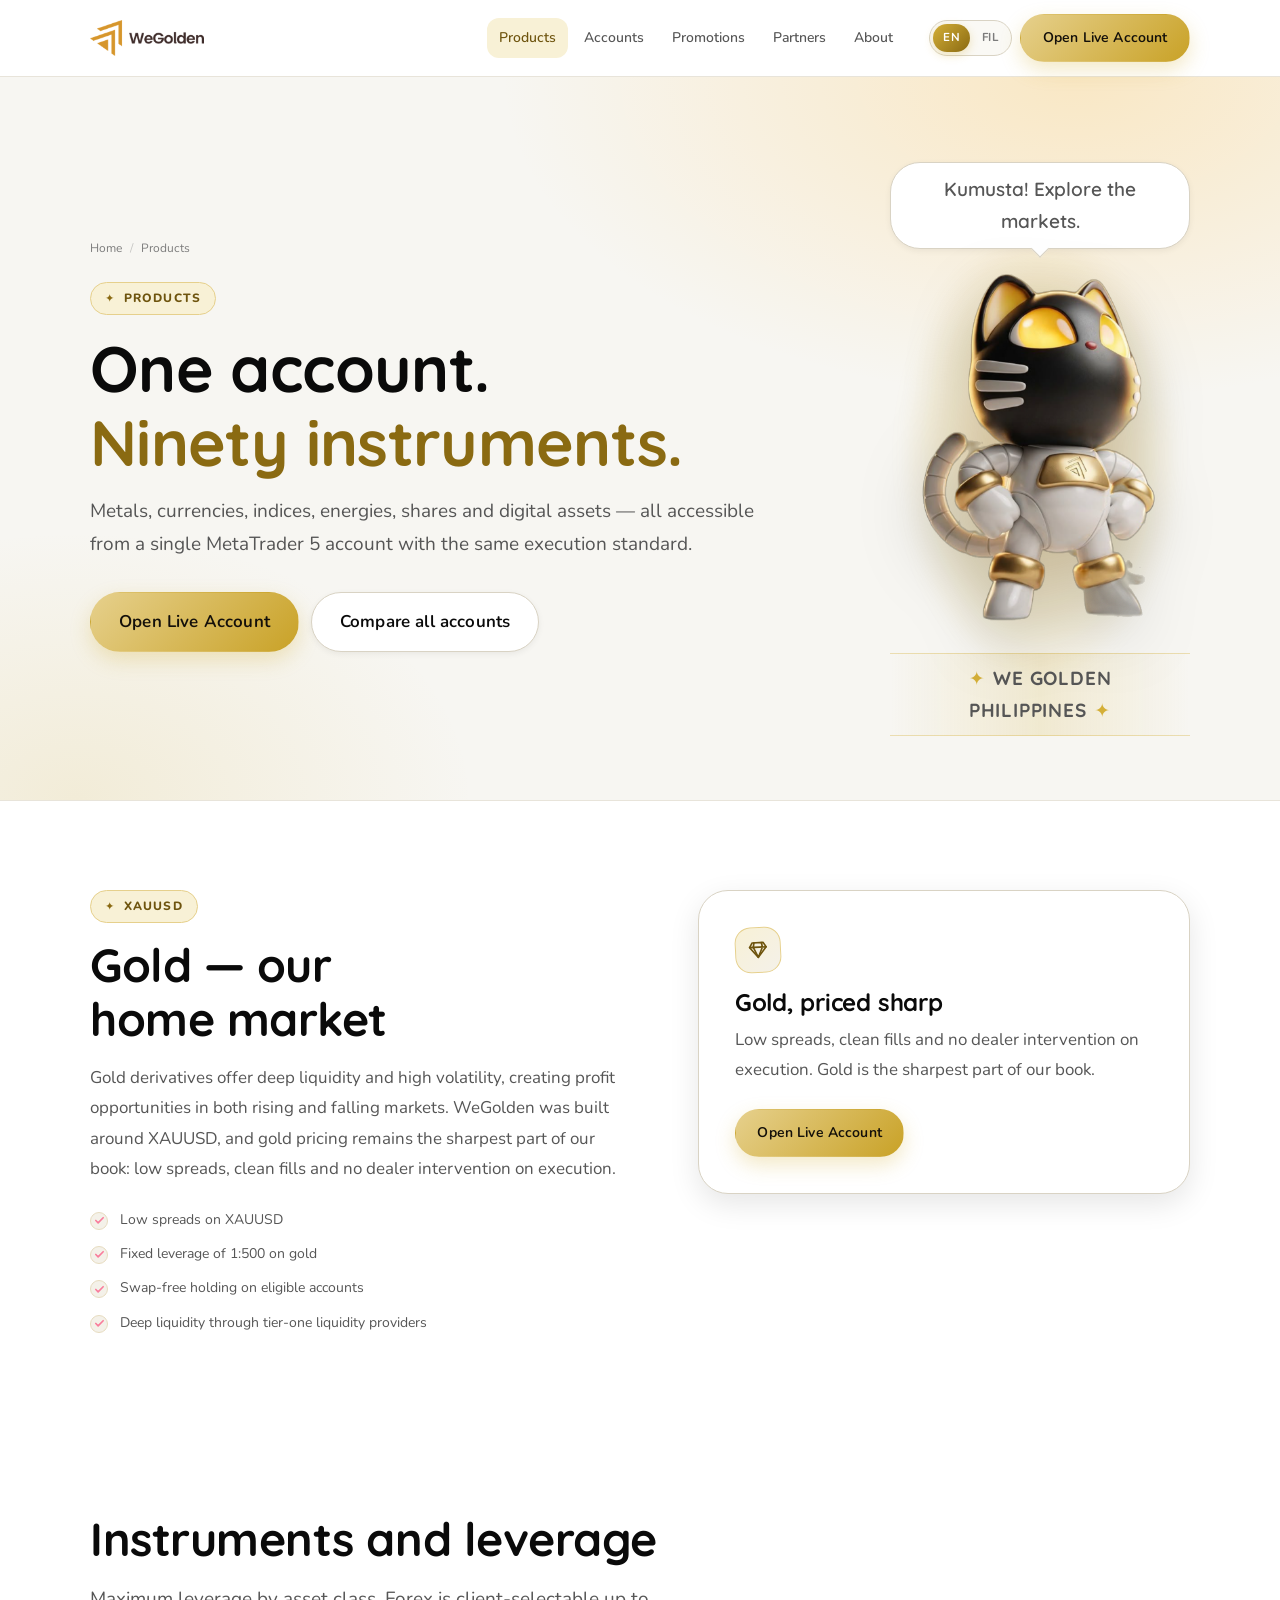
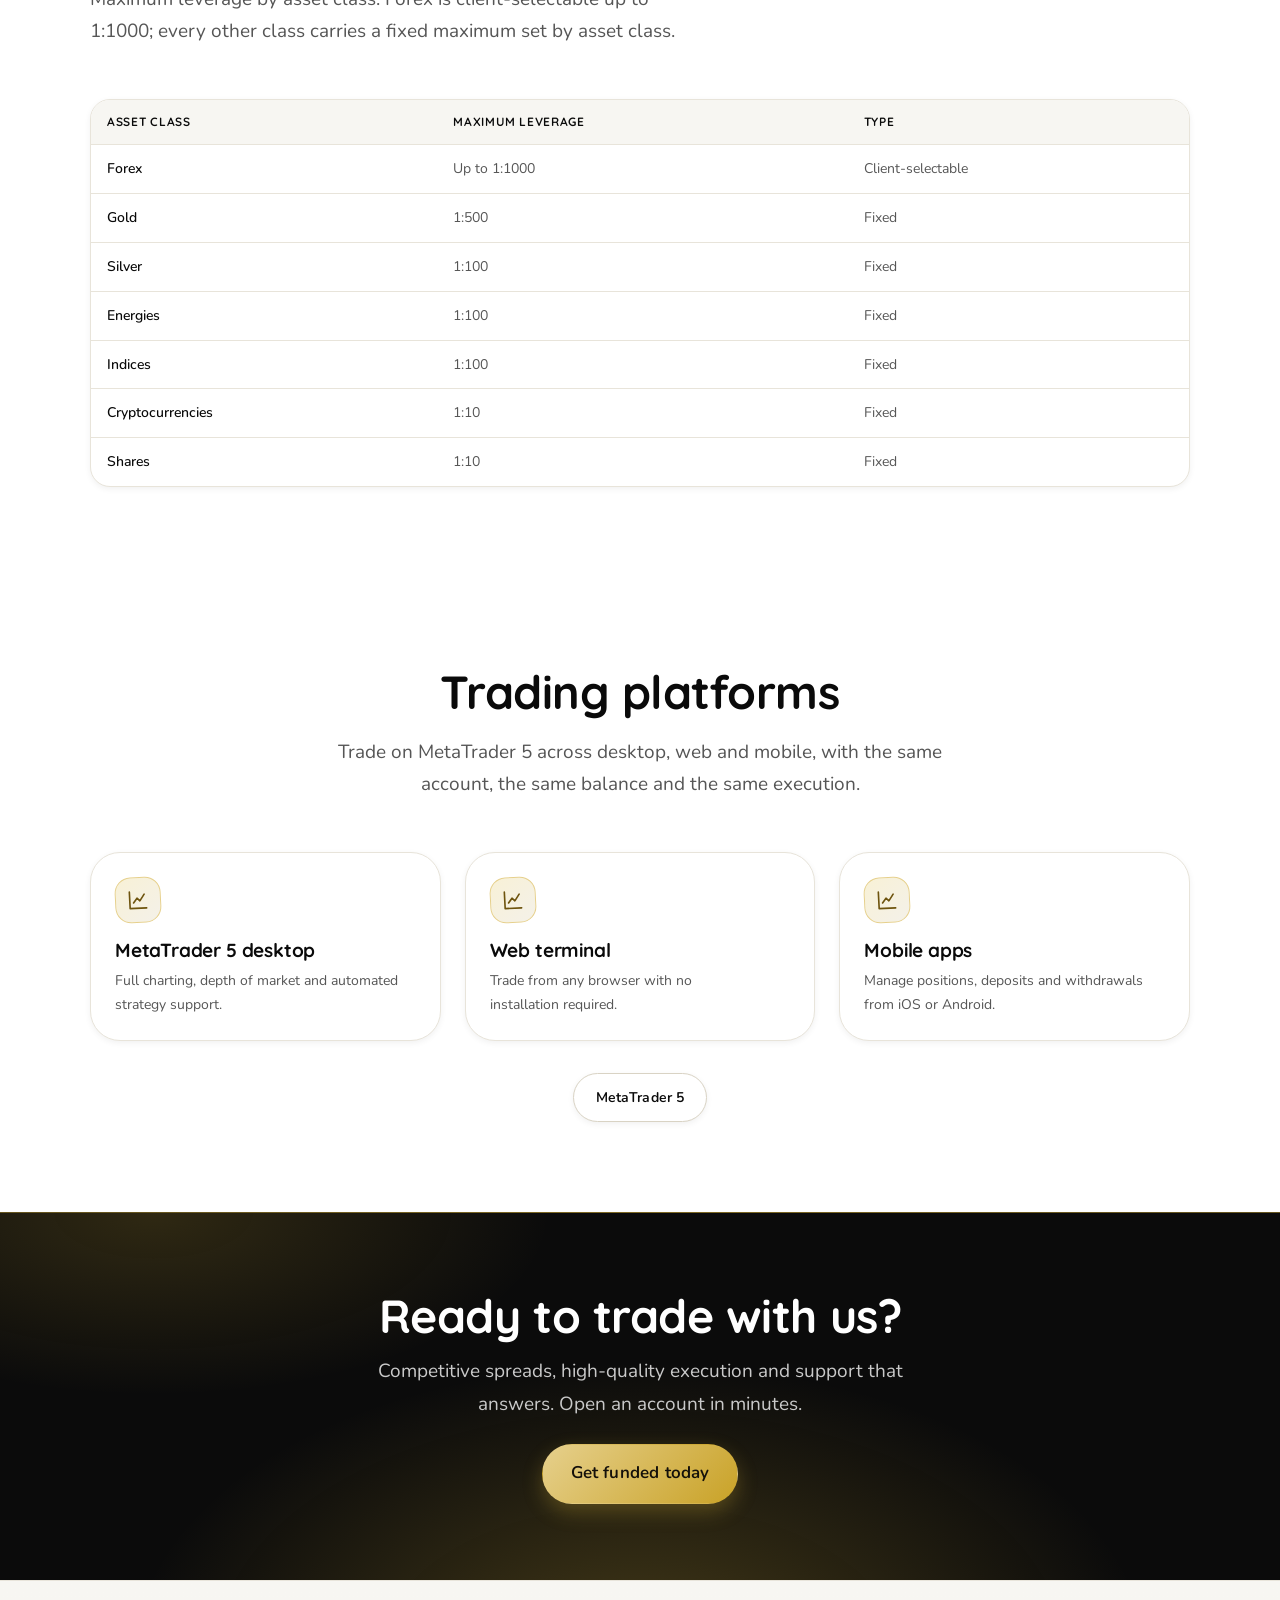
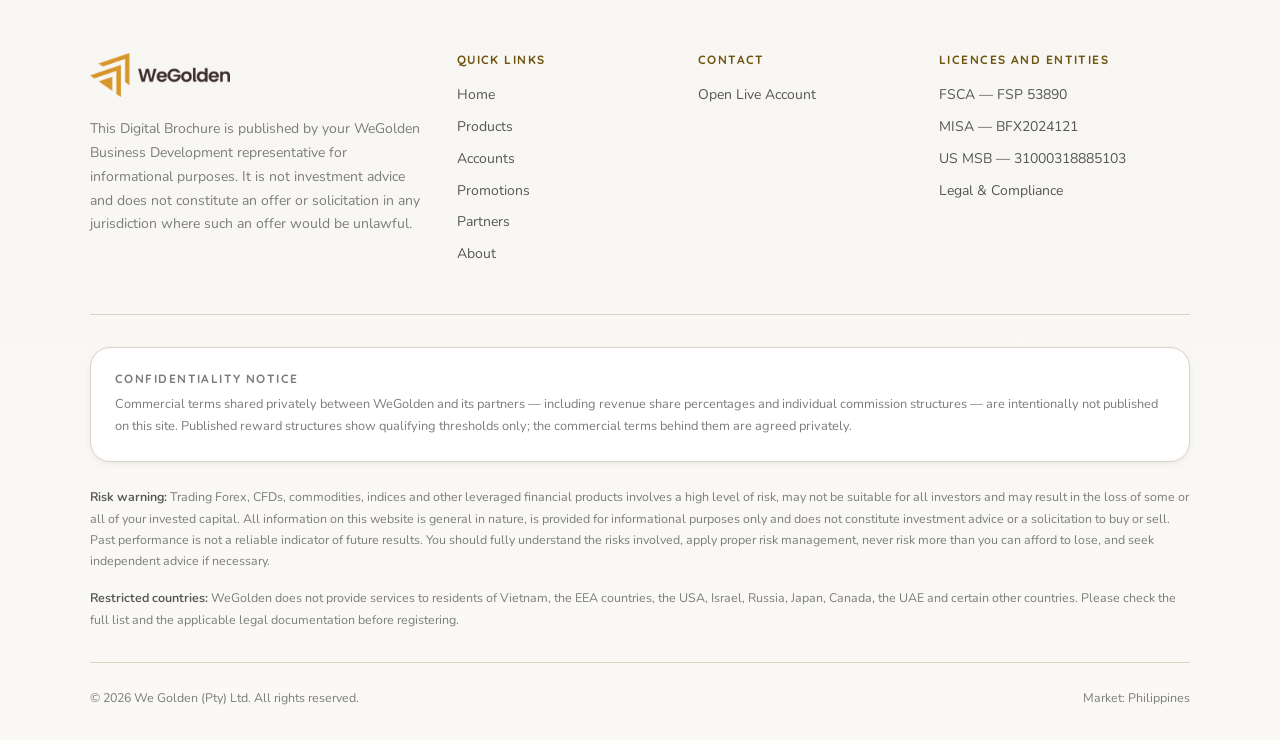
<file: en/products.html>
<!DOCTYPE html>
<html lang="en" dir="ltr">
<head>
    <meta charset="utf-8">
    <meta name="viewport" content="width=device-width, initial-scale=1">
    <title>Products — WeGolden Philippines</title>
    <meta name="description" content="Trade gold, forex, indices, energies, shares and crypto on MetaTrader 5 with WeGolden Philippines. Leverage up to 1:1000 on FX.">
    <meta name="theme-color" content="#FFFFFF">

    <meta property="og:type" content="website">
    <meta property="og:site_name" content="WeGolden Philippines">
    <meta property="og:title" content="Products — WeGolden Philippines">
    <meta property="og:description" content="Trade gold, forex, indices, energies, shares and crypto on MetaTrader 5 with WeGolden Philippines. Leverage up to 1:1000 on FX.">
    <meta property="og:url" content="https://wegolden-philippines.pages.dev/en/products.html">
    <meta property="og:locale" content="en_US">
    <meta name="twitter:card" content="summary_large_image">

    <link rel="alternate" hreflang="en" href="https://wegolden-philippines.pages.dev/en/products.html">
    <link rel="alternate" hreflang="tl" href="https://wegolden-philippines.pages.dev/tl/products.html">
    <link rel="alternate" hreflang="x-default" href="https://wegolden-philippines.pages.dev/en/products.html">
    <link rel="canonical" href="https://wegolden-philippines.pages.dev/en/products.html">

    <link rel="preconnect" href="https://fonts.googleapis.com">
    <link rel="preconnect" href="https://fonts.gstatic.com" crossorigin>
    <link href="https://fonts.googleapis.com/css2?family=Nunito:wght@400;500;600;700;800&family=Quicksand:wght@500;600;700&family=JetBrains+Mono:wght@400;600&display=swap" rel="stylesheet">

    <link rel="stylesheet" href="../assets/css/tokens.css">
    <link rel="stylesheet" href="../assets/css/base.css">
    <link rel="stylesheet" href="../assets/css/layout.css">
    <link rel="stylesheet" href="../assets/css/components.css">
    <link rel="stylesheet" href="../assets/css/pages.css">

    <link rel="icon" href="data:image/svg+xml,<svg xmlns='http://www.w3.org/2000/svg' viewBox='0 0 32 32'><rect width='32' height='32' rx='9' fill='%23FFC65C'/><text x='16' y='23' font-family='Poppins,sans-serif' font-size='19' font-weight='800' text-anchor='middle' fill='%23FFFFFF'>W</text></svg>">

    <script type="application/ld+json">
    {
      "@context": "https://schema.org",
      "@type": "FinancialService",
      "name": "WeGolden Philippines",
      "url": "https://wegolden-philippines.pages.dev",
      "description": "Trade gold, forex, indices, energies, shares and crypto on MetaTrader 5 with WeGolden Philippines. Leverage up to 1:1000 on FX.",
      "areaServed": "Philippines",
      "currenciesAccepted": "PHP"
    }
    </script>
</head>
<body class="">
    <a class="skip-link" href="#main">Skip to content</a>
    
  <header class="site-header">
    <div class="container header-inner">
      <a class="logo" href="index.html" aria-label="WeGolden — Home">
        <img class="logo-img" src="../assets/img/wegolden-logo.png" alt="WeGolden" width="724" height="228" decoding="async" />
      </a>

      <nav class="nav" aria-label="Menu">
        <a class="nav-link" href="products.html" aria-current="page">Products</a><a class="nav-link" href="accounts.html">Accounts</a><a class="nav-link" href="promotions.html">Promotions</a><a class="nav-link" href="partners.html">Partners</a><a class="nav-link" href="about.html">About</a>
      </nav>

      <div class="header-actions">
        <div class="lang-switch" role="group" aria-label="Language">
          <a href="../en/products.html" hreflang="en" lang="en" aria-current="true">EN</a><a href="../tl/products.html" hreflang="tl" lang="tl">FIL</a>
        </div>
        <a class="btn btn--primary btn--header" href="https://my.wegolden.com/en/auth/sign-up" target="_blank" rel="noopener">Open Live Account</a>
        <button class="menu-toggle" type="button" aria-expanded="false" aria-controls="mobile-nav" aria-label="Menu">
          <svg viewBox="0 0 24 24" fill="none" stroke="currentColor" stroke-width="2" stroke-linecap="round" aria-hidden="true"><line x1="3" y1="6" x2="21" y2="6"/><line x1="3" y1="12" x2="21" y2="12"/><line x1="3" y1="18" x2="21" y2="18"/></svg>
        </button>
      </div>
    </div>

    <div class="mobile-nav" id="mobile-nav">
      <div class="container">
        <ul><li><a href="index.html">Home</a></li><li><a href="products.html" aria-current="page">Products</a></li><li><a href="accounts.html">Accounts</a></li><li><a href="promotions.html">Promotions</a></li><li><a href="partners.html">Partners</a></li><li><a href="about.html">About</a></li></ul>
        <a class="btn btn--primary" href="https://my.wegolden.com/en/auth/sign-up" target="_blank" rel="noopener">Open Live Account</a>
      </div>
    </div>
  </header>
    <main id="main">

    <section class="page-hero page-hero--mascot">
      <div class="container">
        <div class="page-hero-layout">
          <div class="page-hero-copy">
        <nav class="crumbs" aria-label="Breadcrumb">
          <a href="index.html">Home</a>
          <span aria-hidden="true">/</span>
          <span aria-current="page">Products</span>
        </nav>
        <span class="eyebrow">Products</span>
        <h1>One account. <em>Ninety instruments.</em></h1>
        <p class="hero-lead">Metals, currencies, indices, energies, shares and digital assets — all accessible from a single MetaTrader 5 account with the same execution standard.</p>
        <div class="btn-row">
          <a class="btn btn--primary btn--lg" href="https://my.wegolden.com/en/auth/sign-up" target="_blank" rel="noopener">Open Live Account</a>
          <a class="btn btn--ghost btn--lg" href="accounts.html">Compare all accounts</a>
        </div>
          </div>
        <div class="hero-mascot hero-mascot--page">
          <p class="mascot-bubble">Kumusta! Explore the markets.</p>
          <div class="mascot-track" aria-hidden="true">
            <img
              class="mascot-img"
              src="../assets/img/wegolden-mascot.png"
              alt=""
              width="738"
              height="1120"
              loading="lazy"
              decoding="async"
            />
          </div>
          <p class="mascot-name">We Golden Philippines</p>
        </div>
        </div>
      </div>
    </section>

    <section class="section">
      <div class="container">
        <div class="split">
          <div>
            <span class="eyebrow">XAUUSD</span>
            <h2>Gold — our home market</h2>
            <div class="prose" style="margin-block-start:var(--sp-4)">
              <p>Gold derivatives offer deep liquidity and high volatility, creating profit opportunities in both rising and falling markets. WeGolden was built around XAUUSD, and gold pricing remains the sharpest part of our book: low spreads, clean fills and no dealer intervention on execution.</p>
            </div>
            <div style="margin-block-start:var(--sp-5)">
              
  <ul class="feature-list">
    <li>Low spreads on XAUUSD</li><li>Fixed leverage of 1:500 on gold</li><li>Swap-free holding on eligible accounts</li><li>Deep liquidity through tier-one liquidity providers</li>
  </ul>
            </div>
          </div>
          <div class="split-panel">
            <div class="card-icon" aria-hidden="true"><svg viewBox="0 0 24 24" fill="none" stroke="currentColor" stroke-width="1.8" stroke-linecap="round" stroke-linejoin="round" aria-hidden="true"><path d="M3 9l3-5h12l3 5-9 11z"/><path d="M3 9h18M8 4l-1 5 5 11 5-11-1-5"/></svg></div>
            <h3 style="margin-block:var(--sp-4) var(--sp-2)">Gold, priced sharp</h3>
            <p style="color:var(--text-muted);line-height:1.75">
              Low spreads, clean fills and no dealer intervention on execution. Gold is the sharpest part of our book.
            </p>
            <div class="btn-row" style="margin-block-start:var(--sp-5)">
              <a class="btn btn--primary" href="https://my.wegolden.com/en/auth/sign-up" target="_blank" rel="noopener">Open Live Account</a>
            </div>
          </div>
        </div>
      </div>
    </section>

    <section class="section section--paper">
      <div class="container">
        
  <div class="section-head">
    
    <h2>Instruments and leverage</h2>
    <p>Maximum leverage by asset class. Forex is client-selectable up to 1:1000; every other class carries a fixed maximum set by asset class.</p>
  </div>
        
  <div class="table-wrap table-wrap--paper">
    <table>
      <caption class="visually-hidden">Instruments and leverage</caption>
      <thead>
        <tr><th scope="col">Asset class</th><th scope="col">Maximum leverage</th><th scope="col">Type</th></tr>
      </thead>
      <tbody>
        <tr><th scope="row" style="text-align:start;font-weight:550;color:inherit">Forex</th><td>Up to 1:1000</td><td>Client-selectable</td></tr><tr><th scope="row" style="text-align:start;font-weight:550;color:inherit">Gold</th><td>1:500</td><td>Fixed</td></tr><tr><th scope="row" style="text-align:start;font-weight:550;color:inherit">Silver</th><td>1:100</td><td>Fixed</td></tr><tr><th scope="row" style="text-align:start;font-weight:550;color:inherit">Energies</th><td>1:100</td><td>Fixed</td></tr><tr><th scope="row" style="text-align:start;font-weight:550;color:inherit">Indices</th><td>1:100</td><td>Fixed</td></tr><tr><th scope="row" style="text-align:start;font-weight:550;color:inherit">Cryptocurrencies</th><td>1:10</td><td>Fixed</td></tr><tr><th scope="row" style="text-align:start;font-weight:550;color:inherit">Shares</th><td>1:10</td><td>Fixed</td></tr>
      </tbody>
    </table>
  </div>
  
      </div>
    </section>

    <section class="section">
      <div class="container">
        
  <div class="section-head section-head--center">
    
    <h2>Trading platforms</h2>
    <p>Trade on MetaTrader 5 across desktop, web and mobile, with the same account, the same balance and the same execution.</p>
  </div>
        <div class="grid grid--3">
  <article class="card card--flat">
    
    <div class="card-icon" aria-hidden="true"><svg viewBox="0 0 24 24" fill="none" stroke="currentColor" stroke-width="1.8" stroke-linecap="round" stroke-linejoin="round" aria-hidden="true"><path d="M3 3v18h18"/><path d="M7 15l4-5 3 3 5-7"/></svg></div>
    <h3>MetaTrader 5 desktop</h3>
    <p>Full charting, depth of market and automated strategy support.</p>
  </article>
  <article class="card card--flat">
    
    <div class="card-icon" aria-hidden="true"><svg viewBox="0 0 24 24" fill="none" stroke="currentColor" stroke-width="1.8" stroke-linecap="round" stroke-linejoin="round" aria-hidden="true"><path d="M3 3v18h18"/><path d="M7 15l4-5 3 3 5-7"/></svg></div>
    <h3>Web terminal</h3>
    <p>Trade from any browser with no installation required.</p>
  </article>
  <article class="card card--flat">
    
    <div class="card-icon" aria-hidden="true"><svg viewBox="0 0 24 24" fill="none" stroke="currentColor" stroke-width="1.8" stroke-linecap="round" stroke-linejoin="round" aria-hidden="true"><path d="M3 3v18h18"/><path d="M7 15l4-5 3 3 5-7"/></svg></div>
    <h3>Mobile apps</h3>
    <p>Manage positions, deposits and withdrawals from iOS or Android.</p>
  </article></div>
        <div class="btn-row" style="margin-block-start:var(--sp-6);justify-content:center">
          <a class="btn btn--ghost" href="https://wegolden.com/platforms/" target="_blank" rel="noopener">MetaTrader 5</a>
        </div>
      </div>
    </section>

    
  <section class="cta-band">
    <div class="container container--narrow">
      <h2>Ready to trade with us?</h2>
      <p>Competitive spreads, high-quality execution and support that answers. Open an account in minutes.</p>
      <div class="btn-row"><a class="btn btn--primary btn--lg" href="https://my.wegolden.com/en/auth/sign-up" target="_blank" rel="noopener">Get funded today</a></div>
    </div>
  </section>
    </main>
    
  <footer class="site-footer">
    <div class="container">
      <div class="footer-grid">
        <div class="footer-brand">
          <a class="logo logo--footer" href="index.html">
            <img class="logo-img" src="../assets/img/wegolden-logo.png" alt="WeGolden" width="724" height="228" loading="lazy" decoding="async" />
          </a>
          <p>This Digital Brochure is published by your WeGolden Business Development representative for informational purposes. It is not investment advice and does not constitute an offer or solicitation in any jurisdiction where such an offer would be unlawful.</p>
        </div>

        <div class="footer-col">
          <h4>Quick links</h4>
          <ul><li><a href="index.html">Home</a></li><li><a href="products.html">Products</a></li><li><a href="accounts.html">Accounts</a></li><li><a href="promotions.html">Promotions</a></li><li><a href="partners.html">Partners</a></li><li><a href="about.html">About</a></li></ul>
        </div>

        <div class="footer-col">
          <h4>Contact</h4>
          <ul>
            <li><a href="https://my.wegolden.com/en/auth/sign-up" target="_blank" rel="noopener">Open Live Account</a></li>
          </ul>
        </div>

        <div class="footer-col">
          <h4>Licences and entities</h4>
          <ul>
            <li><a href="https://wegolden.com/licenses/" target="_blank" rel="noopener">FSCA — FSP 53890</a></li>
            <li><a href="https://wegolden.com/licenses/" target="_blank" rel="noopener">MISA — BFX2024121</a></li>
            <li><a href="https://wegolden.com/licenses/" target="_blank" rel="noopener">US MSB — 31000318885103</a></li>
            <li><a href="https://wegolden.com/legal-compliance/" target="_blank" rel="noopener">Legal &amp; Compliance</a></li>
          </ul>
        </div>
      </div>

      <div class="footer-note">
        <h4>Confidentiality notice</h4>
        <p>Commercial terms shared privately between WeGolden and its partners — including revenue share percentages and individual commission structures — are intentionally not published on this site. Published reward structures show qualifying thresholds only; the commercial terms behind them are agreed privately.</p>
      </div>

      <div class="footer-legal">
        <p><strong>Risk warning:</strong> Trading Forex, CFDs, commodities, indices and other leveraged financial products involves a high level of risk, may not be suitable for all investors and may result in the loss of some or all of your invested capital. All information on this website is general in nature, is provided for informational purposes only and does not constitute investment advice or a solicitation to buy or sell. Past performance is not a reliable indicator of future results. You should fully understand the risks involved, apply proper risk management, never risk more than you can afford to lose, and seek independent advice if necessary.</p>
        <p><strong>Restricted countries:</strong> WeGolden does not provide services to residents of Vietnam, the EEA countries, the USA, Israel, Russia, Japan, Canada, the UAE and certain other countries. Please check the full list and the applicable legal documentation before registering.</p>
        
      </div>

      <div class="footer-bottom">
        <span>© 2026 We Golden (Pty) Ltd. All rights reserved.</span>
        <span class="num">Market: Philippines</span>
      </div>
    </div>
  </footer>
    <script src="../assets/js/main.js" defer></script>
</body>
</html>
</file>
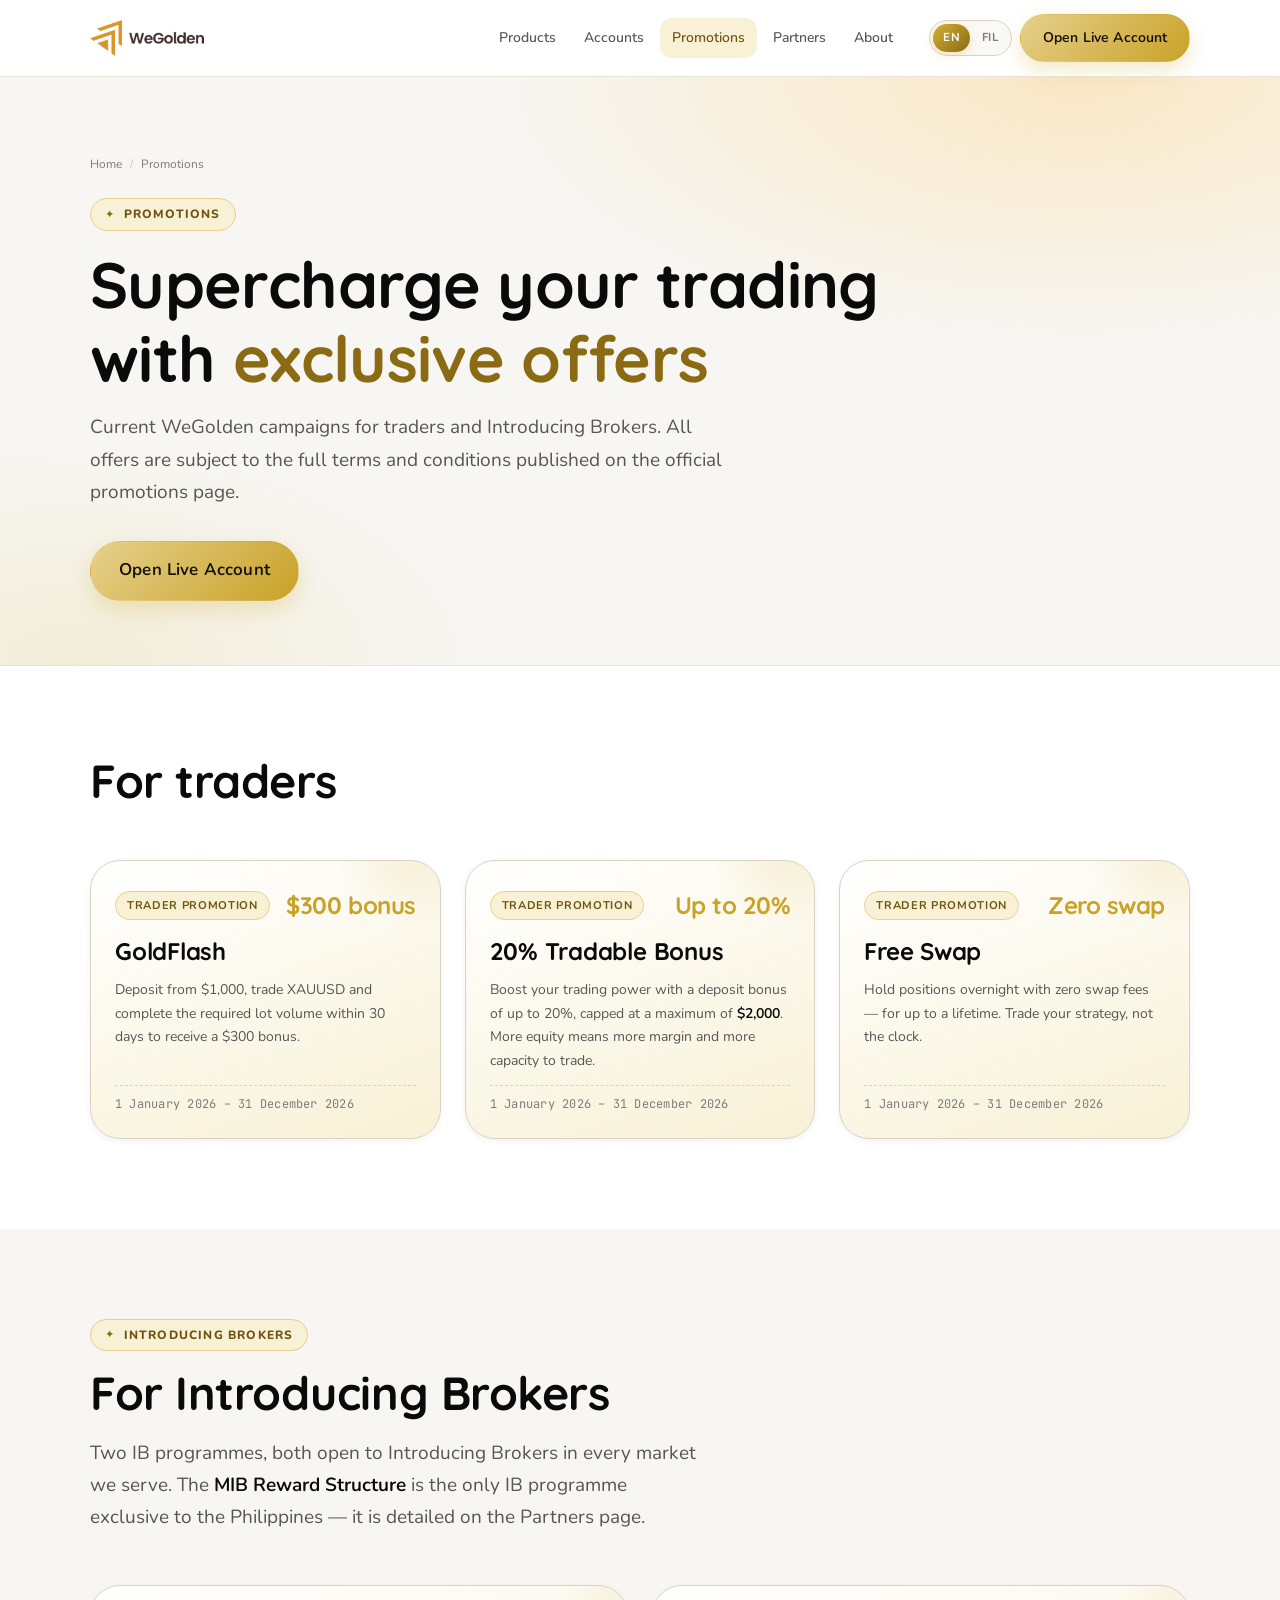
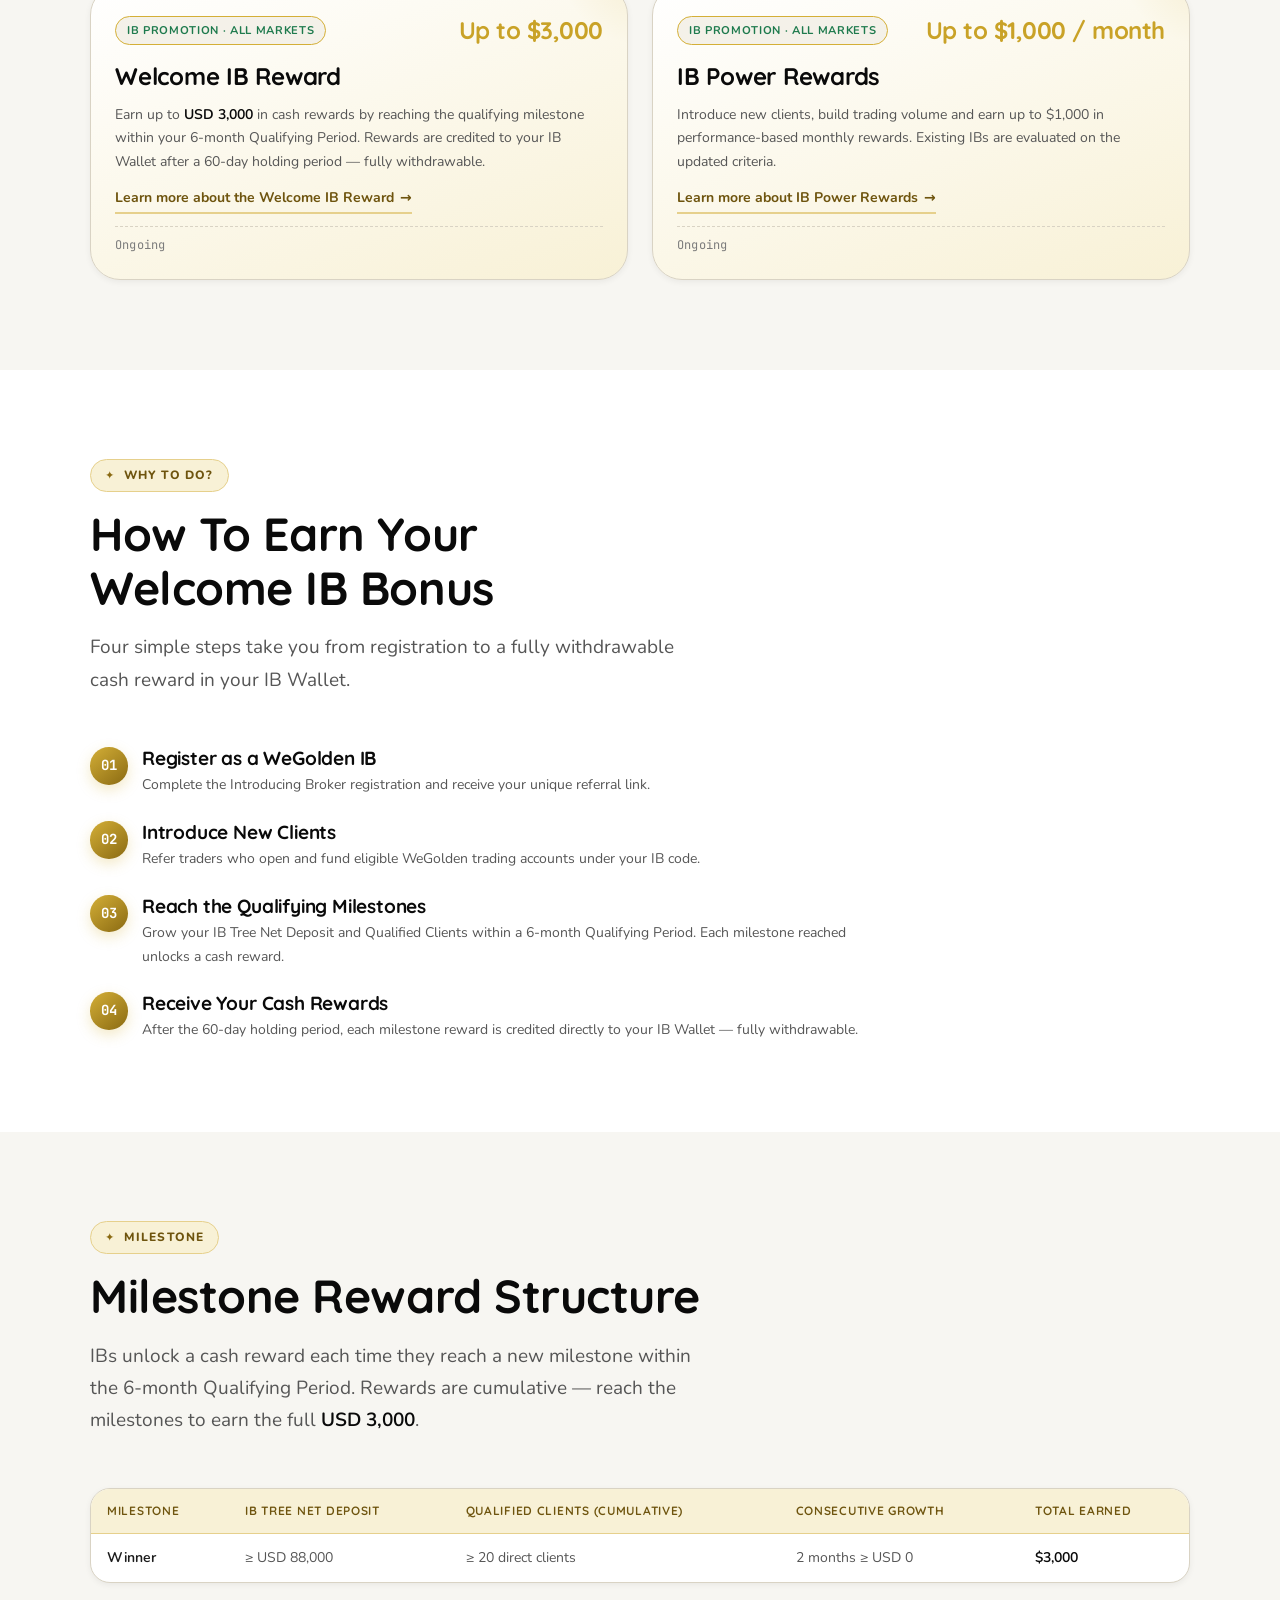
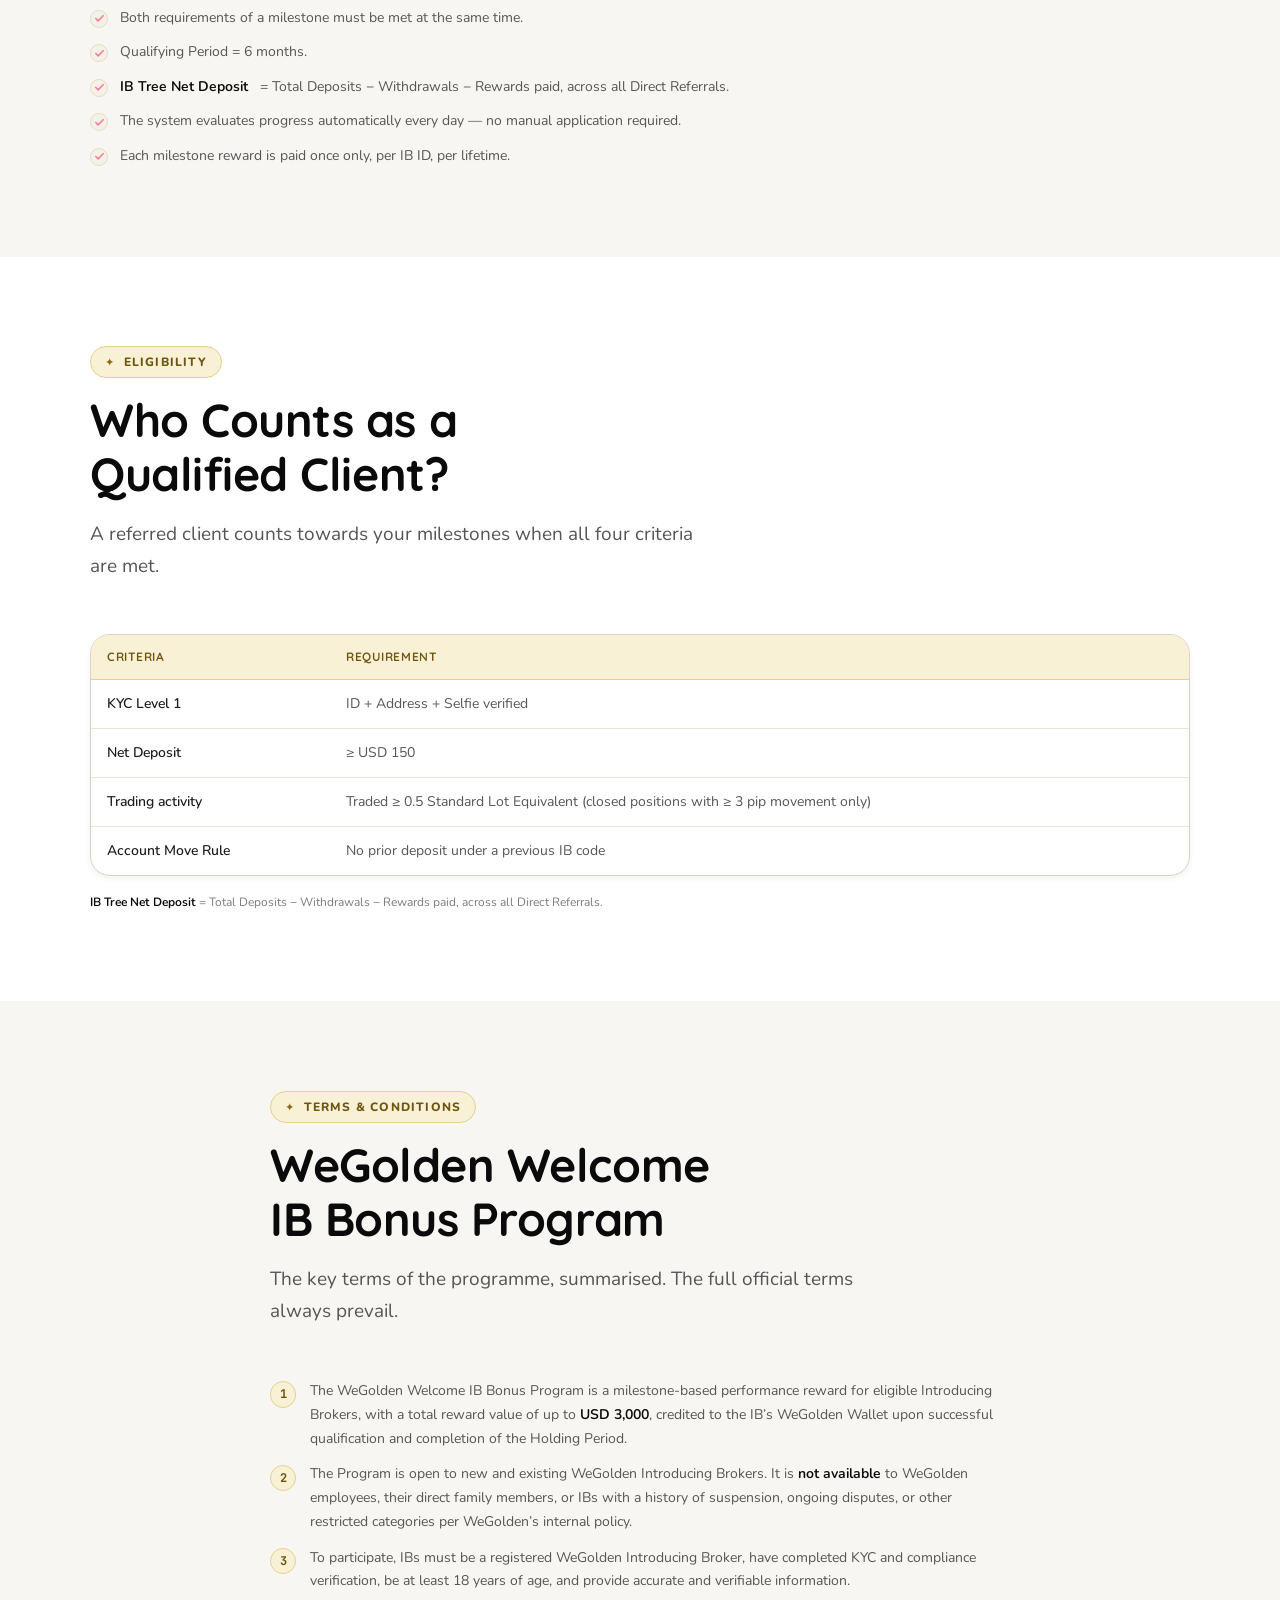
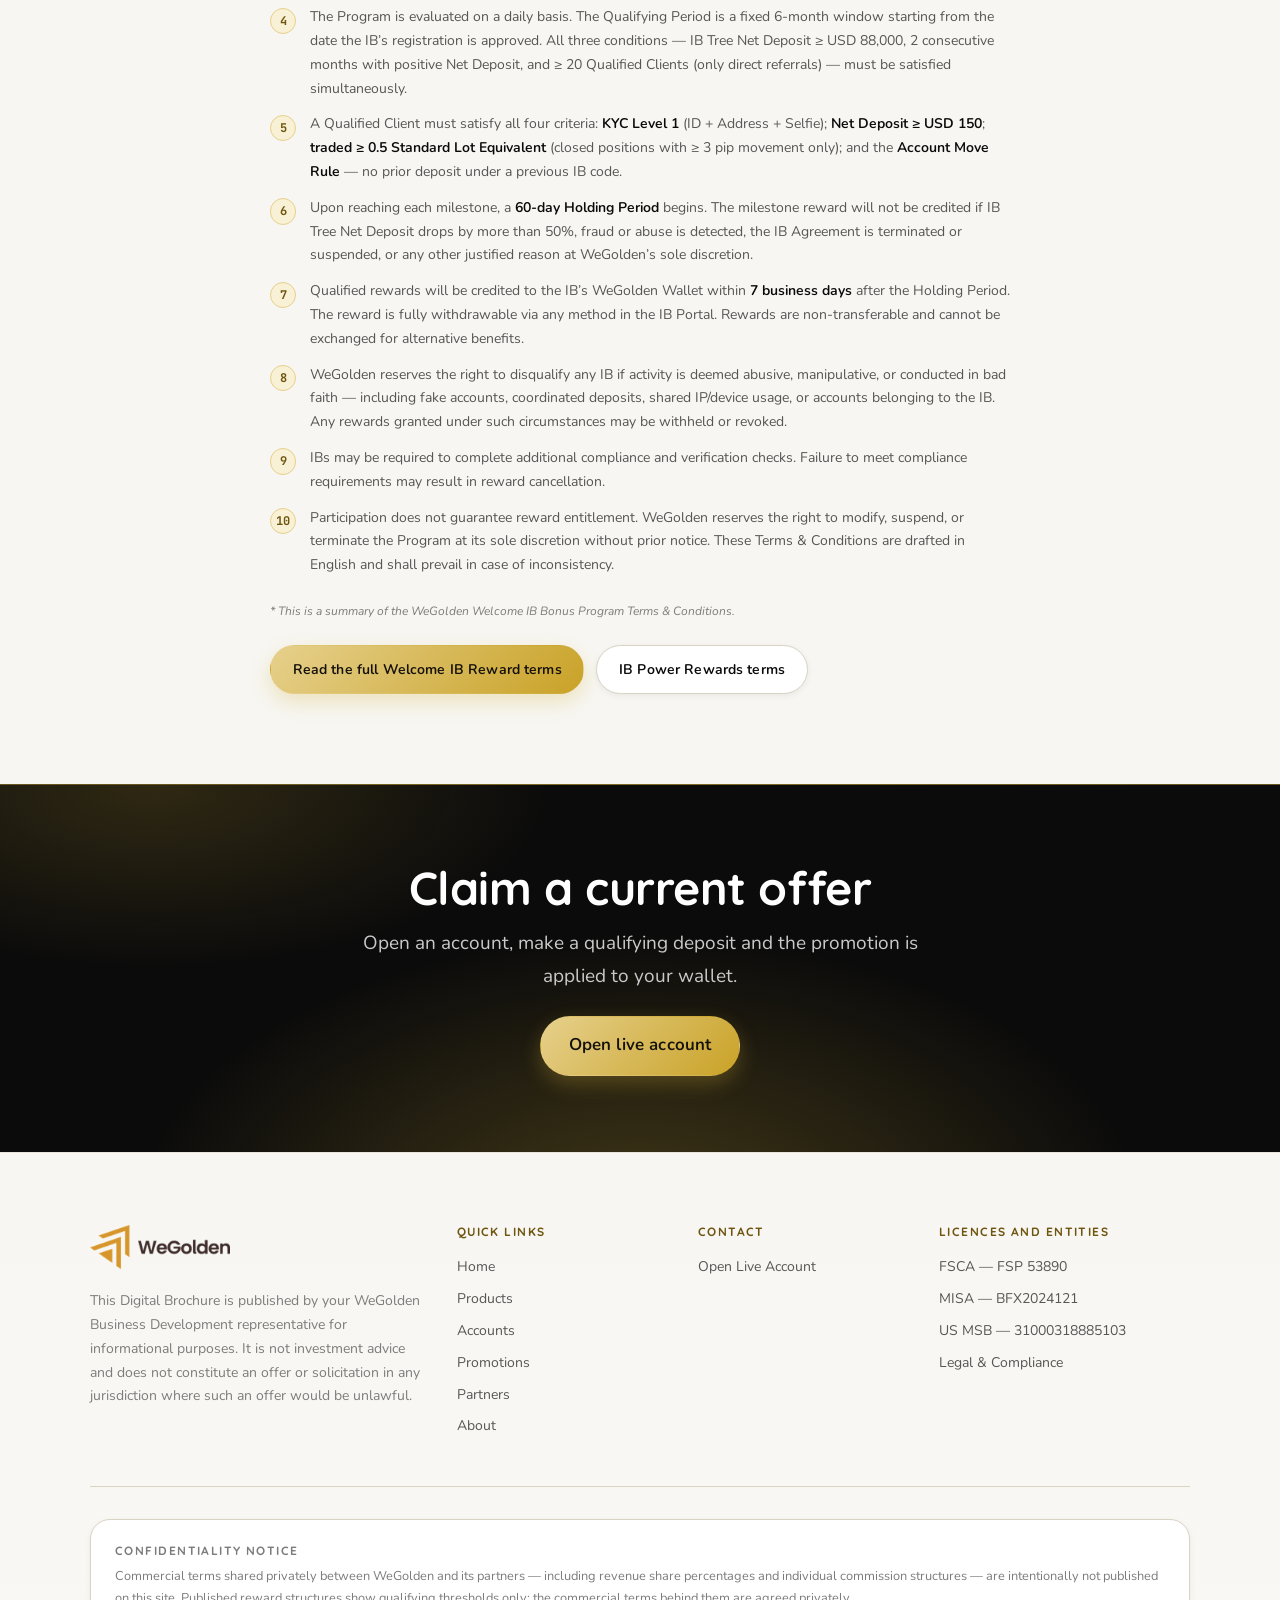
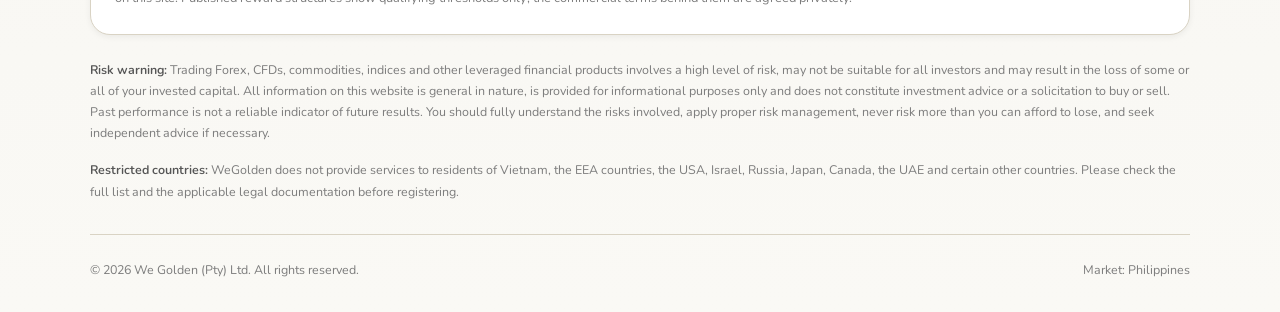
<file: en/promotions.html>
<!DOCTYPE html>
<html lang="en" dir="ltr">
<head>
    <meta charset="utf-8">
    <meta name="viewport" content="width=device-width, initial-scale=1">
    <title>Promotions — WeGolden Philippines</title>
    <meta name="description" content="Current WeGolden promotions for traders and Introducing Brokers — GoldFlash, 20% Tradable Bonus, Free Swap, and the Welcome IB Bonus worth up to USD 3,000.">
    <meta name="theme-color" content="#FFFFFF">

    <meta property="og:type" content="website">
    <meta property="og:site_name" content="WeGolden Philippines">
    <meta property="og:title" content="Promotions — WeGolden Philippines">
    <meta property="og:description" content="Current WeGolden promotions for traders and Introducing Brokers — GoldFlash, 20% Tradable Bonus, Free Swap, and the Welcome IB Bonus worth up to USD 3,000.">
    <meta property="og:url" content="https://wegolden-philippines.pages.dev/en/promotions.html">
    <meta property="og:locale" content="en_US">
    <meta name="twitter:card" content="summary_large_image">

    <link rel="alternate" hreflang="en" href="https://wegolden-philippines.pages.dev/en/promotions.html">
    <link rel="alternate" hreflang="tl" href="https://wegolden-philippines.pages.dev/tl/promotions.html">
    <link rel="alternate" hreflang="x-default" href="https://wegolden-philippines.pages.dev/en/promotions.html">
    <link rel="canonical" href="https://wegolden-philippines.pages.dev/en/promotions.html">

    <link rel="preconnect" href="https://fonts.googleapis.com">
    <link rel="preconnect" href="https://fonts.gstatic.com" crossorigin>
    <link href="https://fonts.googleapis.com/css2?family=Nunito:wght@400;500;600;700;800&family=Quicksand:wght@500;600;700&family=JetBrains+Mono:wght@400;600&display=swap" rel="stylesheet">

    <link rel="stylesheet" href="../assets/css/tokens.css">
    <link rel="stylesheet" href="../assets/css/base.css">
    <link rel="stylesheet" href="../assets/css/layout.css">
    <link rel="stylesheet" href="../assets/css/components.css">
    <link rel="stylesheet" href="../assets/css/pages.css">

    <link rel="icon" href="data:image/svg+xml,<svg xmlns='http://www.w3.org/2000/svg' viewBox='0 0 32 32'><rect width='32' height='32' rx='9' fill='%23FFC65C'/><text x='16' y='23' font-family='Poppins,sans-serif' font-size='19' font-weight='800' text-anchor='middle' fill='%23FFFFFF'>W</text></svg>">

    <script type="application/ld+json">
    {
      "@context": "https://schema.org",
      "@type": "FinancialService",
      "name": "WeGolden Philippines",
      "url": "https://wegolden-philippines.pages.dev",
      "description": "Current WeGolden promotions for traders and Introducing Brokers — GoldFlash, 20% Tradable Bonus, Free Swap, and the Welcome IB Bonus worth up to USD 3,000.",
      "areaServed": "Philippines",
      "currenciesAccepted": "PHP"
    }
    </script>
</head>
<body class="">
    <a class="skip-link" href="#main">Skip to content</a>
    
  <header class="site-header">
    <div class="container header-inner">
      <a class="logo" href="index.html" aria-label="WeGolden — Home">
        <img class="logo-img" src="../assets/img/wegolden-logo.png" alt="WeGolden" width="724" height="228" decoding="async" />
      </a>

      <nav class="nav" aria-label="Menu">
        <a class="nav-link" href="products.html">Products</a><a class="nav-link" href="accounts.html">Accounts</a><a class="nav-link" href="promotions.html" aria-current="page">Promotions</a><a class="nav-link" href="partners.html">Partners</a><a class="nav-link" href="about.html">About</a>
      </nav>

      <div class="header-actions">
        <div class="lang-switch" role="group" aria-label="Language">
          <a href="../en/promotions.html" hreflang="en" lang="en" aria-current="true">EN</a><a href="../tl/promotions.html" hreflang="tl" lang="tl">FIL</a>
        </div>
        <a class="btn btn--primary btn--header" href="https://my.wegolden.com/en/auth/sign-up" target="_blank" rel="noopener">Open Live Account</a>
        <button class="menu-toggle" type="button" aria-expanded="false" aria-controls="mobile-nav" aria-label="Menu">
          <svg viewBox="0 0 24 24" fill="none" stroke="currentColor" stroke-width="2" stroke-linecap="round" aria-hidden="true"><line x1="3" y1="6" x2="21" y2="6"/><line x1="3" y1="12" x2="21" y2="12"/><line x1="3" y1="18" x2="21" y2="18"/></svg>
        </button>
      </div>
    </div>

    <div class="mobile-nav" id="mobile-nav">
      <div class="container">
        <ul><li><a href="index.html">Home</a></li><li><a href="products.html">Products</a></li><li><a href="accounts.html">Accounts</a></li><li><a href="promotions.html" aria-current="page">Promotions</a></li><li><a href="partners.html">Partners</a></li><li><a href="about.html">About</a></li></ul>
        <a class="btn btn--primary" href="https://my.wegolden.com/en/auth/sign-up" target="_blank" rel="noopener">Open Live Account</a>
      </div>
    </div>
  </header>
    <main id="main">

    <section class="page-hero">
      <div class="container">
        <nav class="crumbs" aria-label="Breadcrumb">
          <a href="index.html">Home</a>
          <span aria-hidden="true">/</span>
          <span aria-current="page">Promotions</span>
        </nav>
        <span class="eyebrow">Promotions</span>
        <h1>Supercharge your trading with <em>exclusive offers</em></h1>
        <p class="hero-lead">Current WeGolden campaigns for traders and Introducing Brokers. All offers are subject to the full terms and conditions published on the official promotions page.</p>
        <div class="btn-row">
          <a class="btn btn--primary btn--lg" href="https://my.wegolden.com/en/auth/sign-up" target="_blank" rel="noopener">Open Live Account</a>
        </div>
      </div>
    </section>

    <section class="section">
      <div class="container">
        
  <div class="section-head">
    
    <h2>For traders</h2>
    
  </div>
        <div class="grid grid--3">
  <article class="promo-card">
    <div class="promo-top">
      <span class="badge">Trader promotion</span>
      <span class="promo-highlight">$300 bonus</span>
    </div>
    <h3>GoldFlash</h3>
    <p>Deposit from $1,000, trade XAUUSD and complete the required lot volume within 30 days to receive a $300 bonus.</p>
    <div class="promo-period num">1 January 2026 – 31 December 2026</div>
  </article>
  <article class="promo-card">
    <div class="promo-top">
      <span class="badge">Trader promotion</span>
      <span class="promo-highlight">Up to 20%</span>
    </div>
    <h3>20% Tradable Bonus</h3>
    <p>Boost your trading power with a deposit bonus of up to 20%, capped at a maximum of <strong>$2,000</strong>. More equity means more margin and more capacity to trade.</p>
    <div class="promo-period num">1 January 2026 – 31 December 2026</div>
  </article>
  <article class="promo-card">
    <div class="promo-top">
      <span class="badge">Trader promotion</span>
      <span class="promo-highlight">Zero swap</span>
    </div>
    <h3>Free Swap</h3>
    <p>Hold positions overnight with zero swap fees — for up to a lifetime. Trade your strategy, not the clock.</p>
    <div class="promo-period num">1 January 2026 – 31 December 2026</div>
  </article></div>
      </div>
    </section>

    <section class="section section--alt">
      <div class="container">
        <div class="section-head">
          <span class="eyebrow">Introducing Brokers</span>
          <h2>For Introducing Brokers</h2>
          <p>Two IB programmes, both open to Introducing Brokers in every market we serve. The <strong>MIB Reward Structure</strong> is the only IB programme exclusive to the Philippines &mdash; it is detailed on the <a href="partners.html">Partners</a> page.</p>
        </div>
        <div class="grid grid--2">
          <article class="promo-card promo-card--featured">
            <div class="promo-top">
              <span class="badge badge--ib">IB promotion &middot; all markets</span>
              <span class="promo-highlight">Up to $3,000</span>
            </div>
            <h3>Welcome IB Reward</h3>
            <p>Earn up to <strong>USD 3,000</strong> in cash rewards by reaching the qualifying milestone within your 6-month Qualifying Period. Rewards are credited to your IB Wallet after a 60-day holding period &mdash; fully withdrawable.</p>
            <a class="card-link" href="https://wegolden.com/welcome-ib-reward/" target="_blank" rel="noopener">Learn more about the Welcome IB Reward</a>
            <div class="promo-period num">Ongoing</div>
          </article>
          <article class="promo-card">
            <div class="promo-top">
              <span class="badge badge--ib">IB promotion &middot; all markets</span>
              <span class="promo-highlight">Up to $1,000 / month</span>
            </div>
            <h3>IB Power Rewards</h3>
            <p>Introduce new clients, build trading volume and earn up to $1,000 in performance-based monthly rewards. Existing IBs are evaluated on the updated criteria.</p>
            <a class="card-link" href="https://wegolden.com/ib-power-rewards/" target="_blank" rel="noopener">Learn more about IB Power Rewards</a>
            <div class="promo-period num">Ongoing</div>
          </article>
        </div>
      </div>
    </section>

    <section class="section">
      <div class="container">
        <div class="section-head">
          <span class="eyebrow">Why to do?</span>
          <h2>How To Earn Your Welcome IB Bonus</h2>
          <p>Four simple steps take you from registration to a fully withdrawable cash reward in your IB Wallet.</p>
        </div>
        <ol class="steps steps--wide">
          <li>
            <h3>Register as a WeGolden IB</h3>
            <p>Complete the Introducing Broker registration and receive your unique referral link.</p>
          </li>
          <li>
            <h3>Introduce New Clients</h3>
            <p>Refer traders who open and fund eligible WeGolden trading accounts under your IB code.</p>
          </li>
          <li>
            <h3>Reach the Qualifying Milestones</h3>
            <p>Grow your IB Tree Net Deposit and Qualified Clients within a 6-month Qualifying Period. Each milestone reached unlocks a cash reward.</p>
          </li>
          <li>
            <h3>Receive Your Cash Rewards</h3>
            <p>After the 60-day holding period, each milestone reward is credited directly to your IB Wallet &mdash; fully withdrawable.</p>
          </li>
        </ol>
      </div>
    </section>

    <section class="section section--alt">
      <div class="container">
        <div class="section-head">
          <span class="eyebrow">Milestone</span>
          <h2>Milestone Reward Structure</h2>
          <p>IBs unlock a cash reward each time they reach a new milestone within the 6-month Qualifying Period. Rewards are cumulative &mdash; reach the milestones to earn the full <strong>USD 3,000</strong>.</p>
        </div>
        <div class="table-wrap milestone-table">
          <table>
            <caption class="visually-hidden">Welcome IB Bonus milestone reward structure</caption>
            <thead>
              <tr>
                <th scope="col">Milestone</th>
                <th scope="col">IB Tree Net Deposit</th>
                <th scope="col">Qualified Clients (cumulative)</th>
                <th scope="col">Consecutive Growth</th>
                <th scope="col">Total Earned</th>
              </tr>
            </thead>
            <tbody>
              <tr>
                <th scope="row" style="text-align:start;font-weight:650;color:inherit">Winner</th>
                <td>&ge; USD 88,000</td>
                <td>&ge; 20 direct clients</td>
                <td>2 months &ge; USD 0</td>
                <td><strong>$3,000</strong></td>
              </tr>
            </tbody>
          </table>
        </div>
        <ul class="feature-list" style="margin-block-start:var(--sp-5)">
          <li>Both requirements of a milestone must be met at the same time.</li>
          <li>Qualifying Period = 6 months.</li>
          <li><strong>IB Tree Net Deposit</strong> = Total Deposits &minus; Withdrawals &minus; Rewards paid, across all Direct Referrals.</li>
          <li>The system evaluates progress automatically every day &mdash; no manual application required.</li>
          <li>Each milestone reward is paid once only, per IB ID, per lifetime.</li>
        </ul>
      </div>
    </section>

    <section class="section">
      <div class="container">
        <div class="section-head">
          <span class="eyebrow">Eligibility</span>
          <h2>Who Counts as a Qualified Client?</h2>
          <p>A referred client counts towards your milestones when all four criteria are met.</p>
        </div>
        <div class="table-wrap">
          <table>
            <caption class="visually-hidden">Qualified Client criteria</caption>
            <thead>
              <tr><th scope="col">Criteria</th><th scope="col">Requirement</th></tr>
            </thead>
            <tbody>
              <tr><th scope="row" style="text-align:start;font-weight:550;color:inherit">KYC Level 1</th><td>ID + Address + Selfie verified</td></tr>
              <tr><th scope="row" style="text-align:start;font-weight:550;color:inherit">Net Deposit</th><td>&ge; USD 150</td></tr>
              <tr><th scope="row" style="text-align:start;font-weight:550;color:inherit">Trading activity</th><td>Traded &ge; 0.5 Standard Lot Equivalent (closed positions with &ge; 3 pip movement only)</td></tr>
              <tr><th scope="row" style="text-align:start;font-weight:550;color:inherit">Account Move Rule</th><td>No prior deposit under a previous IB code</td></tr>
            </tbody>
          </table>
        </div>
        <p class="table-note"><strong>IB Tree Net Deposit</strong> = Total Deposits &minus; Withdrawals &minus; Rewards paid, across all Direct Referrals.</p>
      </div>
    </section>

    <section class="section section--alt">
      <div class="container container--narrow">
        <div class="section-head">
          <span class="eyebrow">Terms &amp; Conditions</span>
          <h2>WeGolden Welcome IB Bonus Program</h2>
          <p>The key terms of the programme, summarised. The full official terms always prevail.</p>
        </div>
        <ol class="terms-list">
          <li>The WeGolden Welcome IB Bonus Program is a milestone-based performance reward for eligible Introducing Brokers, with a total reward value of up to <strong>USD 3,000</strong>, credited to the IB&rsquo;s WeGolden Wallet upon successful qualification and completion of the Holding Period.</li>
          <li>The Program is open to new and existing WeGolden Introducing Brokers. It is <strong>not available</strong> to WeGolden employees, their direct family members, or IBs with a history of suspension, ongoing disputes, or other restricted categories per WeGolden&rsquo;s internal policy.</li>
          <li>To participate, IBs must be a registered WeGolden Introducing Broker, have completed KYC and compliance verification, be at least 18 years of age, and provide accurate and verifiable information.</li>
          <li>The Program is evaluated on a daily basis. The Qualifying Period is a fixed 6-month window starting from the date the IB&rsquo;s registration is approved. All three conditions &mdash; IB Tree Net Deposit &ge; USD 88,000, 2 consecutive months with positive Net Deposit, and &ge; 20 Qualified Clients (only direct referrals) &mdash; must be satisfied simultaneously.</li>
          <li>A Qualified Client must satisfy all four criteria: <strong>KYC Level 1</strong> (ID + Address + Selfie); <strong>Net Deposit &ge; USD 150</strong>; <strong>traded &ge; 0.5 Standard Lot Equivalent</strong> (closed positions with &ge; 3 pip movement only); and the <strong>Account Move Rule</strong> &mdash; no prior deposit under a previous IB code.</li>
          <li>Upon reaching each milestone, a <strong>60-day Holding Period</strong> begins. The milestone reward will not be credited if IB Tree Net Deposit drops by more than 50%, fraud or abuse is detected, the IB Agreement is terminated or suspended, or any other justified reason at WeGolden&rsquo;s sole discretion.</li>
          <li>Qualified rewards will be credited to the IB&rsquo;s WeGolden Wallet within <strong>7 business days</strong> after the Holding Period. The reward is fully withdrawable via any method in the IB Portal. Rewards are non-transferable and cannot be exchanged for alternative benefits.</li>
          <li>WeGolden reserves the right to disqualify any IB if activity is deemed abusive, manipulative, or conducted in bad faith &mdash; including fake accounts, coordinated deposits, shared IP/device usage, or accounts belonging to the IB. Any rewards granted under such circumstances may be withheld or revoked.</li>
          <li>IBs may be required to complete additional compliance and verification checks. Failure to meet compliance requirements may result in reward cancellation.</li>
          <li>Participation does not guarantee reward entitlement. WeGolden reserves the right to modify, suspend, or terminate the Program at its sole discretion without prior notice. These Terms &amp; Conditions are drafted in English and shall prevail in case of inconsistency.</li>
        </ol>
        <p class="terms-summary">* This is a summary of the WeGolden Welcome IB Bonus Program Terms &amp; Conditions.</p>
        <div class="btn-row" style="margin-block-start:var(--sp-5)">
          <a class="btn btn--primary" href="https://wegolden.com/welcome-ib-reward/" target="_blank" rel="noopener">Read the full Welcome IB Reward terms</a>
          <a class="btn btn--ghost" href="https://wegolden.com/ib-power-rewards/" target="_blank" rel="noopener">IB Power Rewards terms</a>
        </div>
      </div>
    </section>

  <section class="cta-band">
    <div class="container container--narrow">
      <h2>Claim a current offer</h2>
      <p>Open an account, make a qualifying deposit and the promotion is applied to your wallet.</p>
      <div class="btn-row"><a class="btn btn--primary btn--lg" href="https://my.wegolden.com/en/auth/sign-up" target="_blank" rel="noopener">Open live account</a></div>
    </div>
  </section>
    </main>
    
  <footer class="site-footer">
    <div class="container">
      <div class="footer-grid">
        <div class="footer-brand">
          <a class="logo logo--footer" href="index.html">
            <img class="logo-img" src="../assets/img/wegolden-logo.png" alt="WeGolden" width="724" height="228" loading="lazy" decoding="async" />
          </a>
          <p>This Digital Brochure is published by your WeGolden Business Development representative for informational purposes. It is not investment advice and does not constitute an offer or solicitation in any jurisdiction where such an offer would be unlawful.</p>
        </div>

        <div class="footer-col">
          <h4>Quick links</h4>
          <ul><li><a href="index.html">Home</a></li><li><a href="products.html">Products</a></li><li><a href="accounts.html">Accounts</a></li><li><a href="promotions.html">Promotions</a></li><li><a href="partners.html">Partners</a></li><li><a href="about.html">About</a></li></ul>
        </div>

        <div class="footer-col">
          <h4>Contact</h4>
          <ul>
            <li><a href="https://my.wegolden.com/en/auth/sign-up" target="_blank" rel="noopener">Open Live Account</a></li>
          </ul>
        </div>

        <div class="footer-col">
          <h4>Licences and entities</h4>
          <ul>
            <li><a href="https://wegolden.com/licenses/" target="_blank" rel="noopener">FSCA — FSP 53890</a></li>
            <li><a href="https://wegolden.com/licenses/" target="_blank" rel="noopener">MISA — BFX2024121</a></li>
            <li><a href="https://wegolden.com/licenses/" target="_blank" rel="noopener">US MSB — 31000318885103</a></li>
            <li><a href="https://wegolden.com/legal-compliance/" target="_blank" rel="noopener">Legal &amp; Compliance</a></li>
          </ul>
        </div>
      </div>

      <div class="footer-note">
        <h4>Confidentiality notice</h4>
        <p>Commercial terms shared privately between WeGolden and its partners — including revenue share percentages and individual commission structures — are intentionally not published on this site. Published reward structures show qualifying thresholds only; the commercial terms behind them are agreed privately.</p>
      </div>

      <div class="footer-legal">
        <p><strong>Risk warning:</strong> Trading Forex, CFDs, commodities, indices and other leveraged financial products involves a high level of risk, may not be suitable for all investors and may result in the loss of some or all of your invested capital. All information on this website is general in nature, is provided for informational purposes only and does not constitute investment advice or a solicitation to buy or sell. Past performance is not a reliable indicator of future results. You should fully understand the risks involved, apply proper risk management, never risk more than you can afford to lose, and seek independent advice if necessary.</p>
        <p><strong>Restricted countries:</strong> WeGolden does not provide services to residents of Vietnam, the EEA countries, the USA, Israel, Russia, Japan, Canada, the UAE and certain other countries. Please check the full list and the applicable legal documentation before registering.</p>
        
      </div>

      <div class="footer-bottom">
        <span>© 2026 We Golden (Pty) Ltd. All rights reserved.</span>
        <span class="num">Market: Philippines</span>
      </div>
    </div>
  </footer>
    <script src="../assets/js/main.js" defer></script>
</body>
</html>
</file>
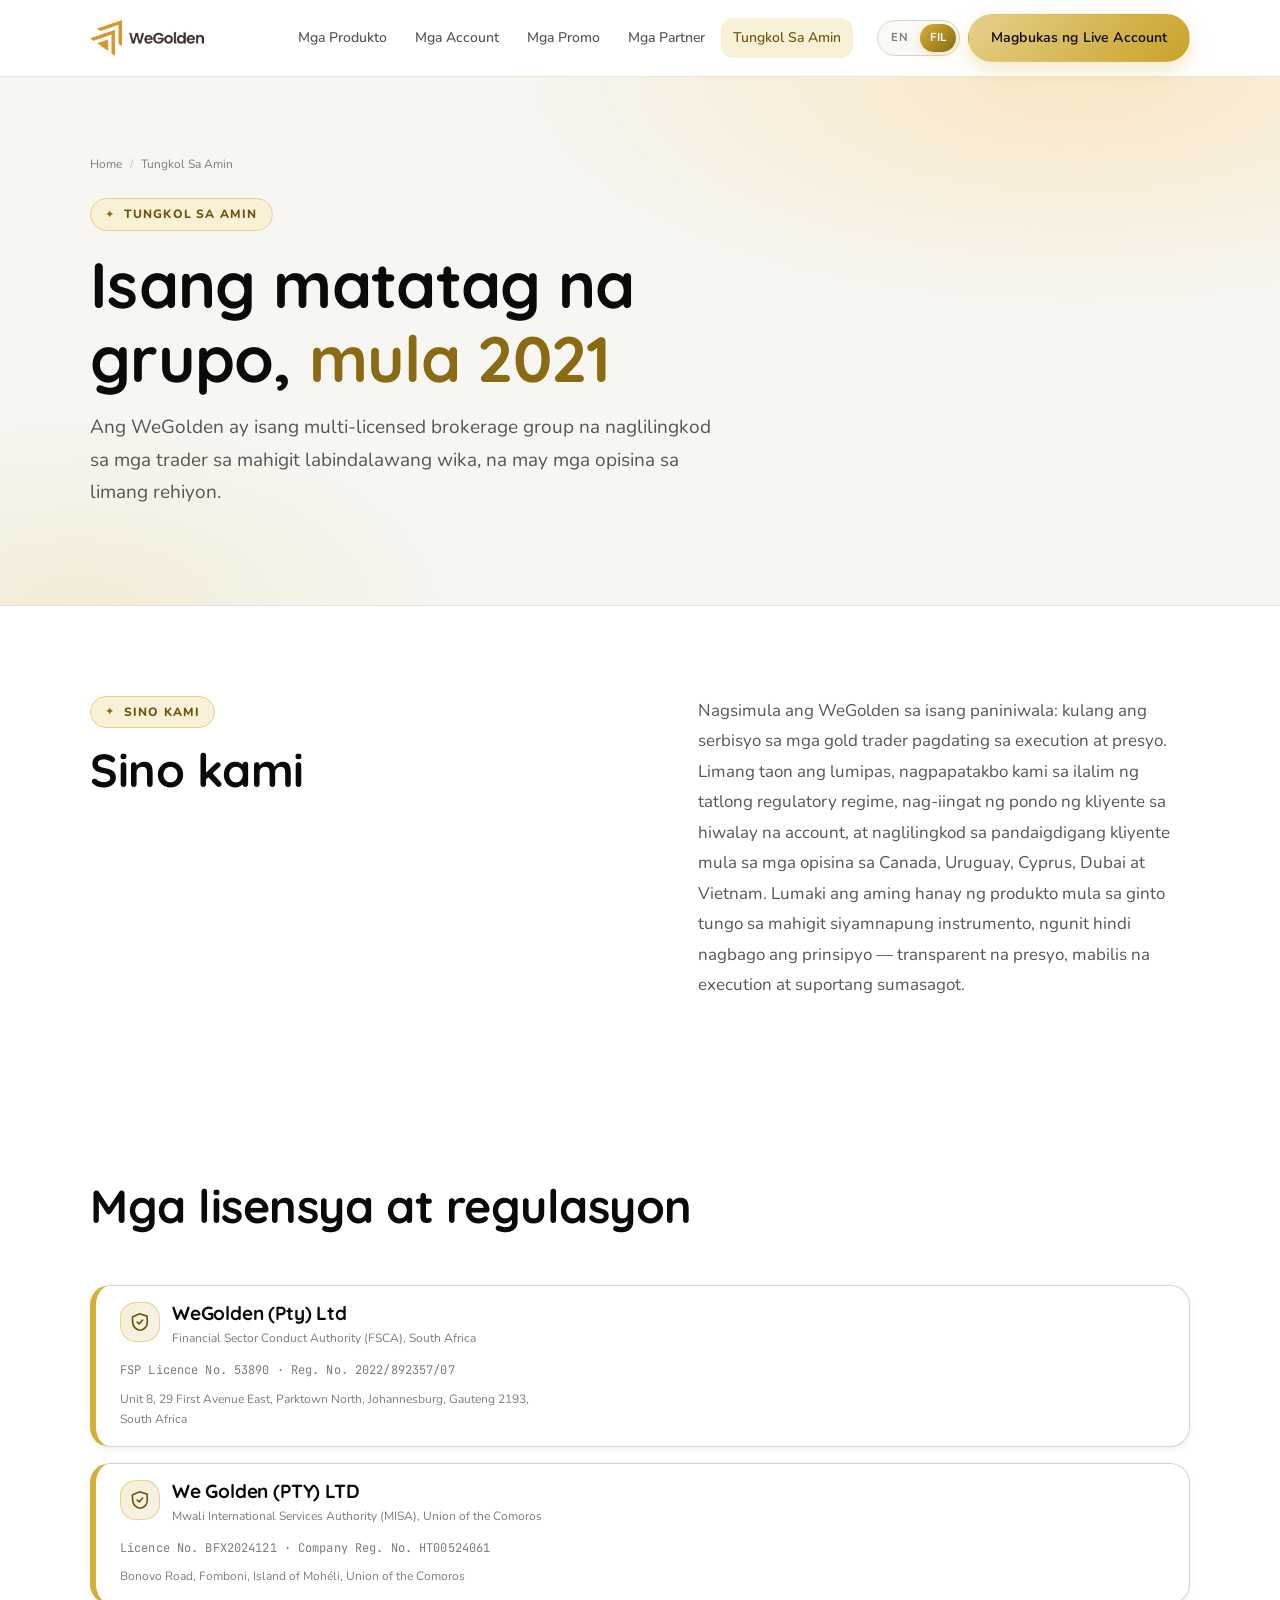
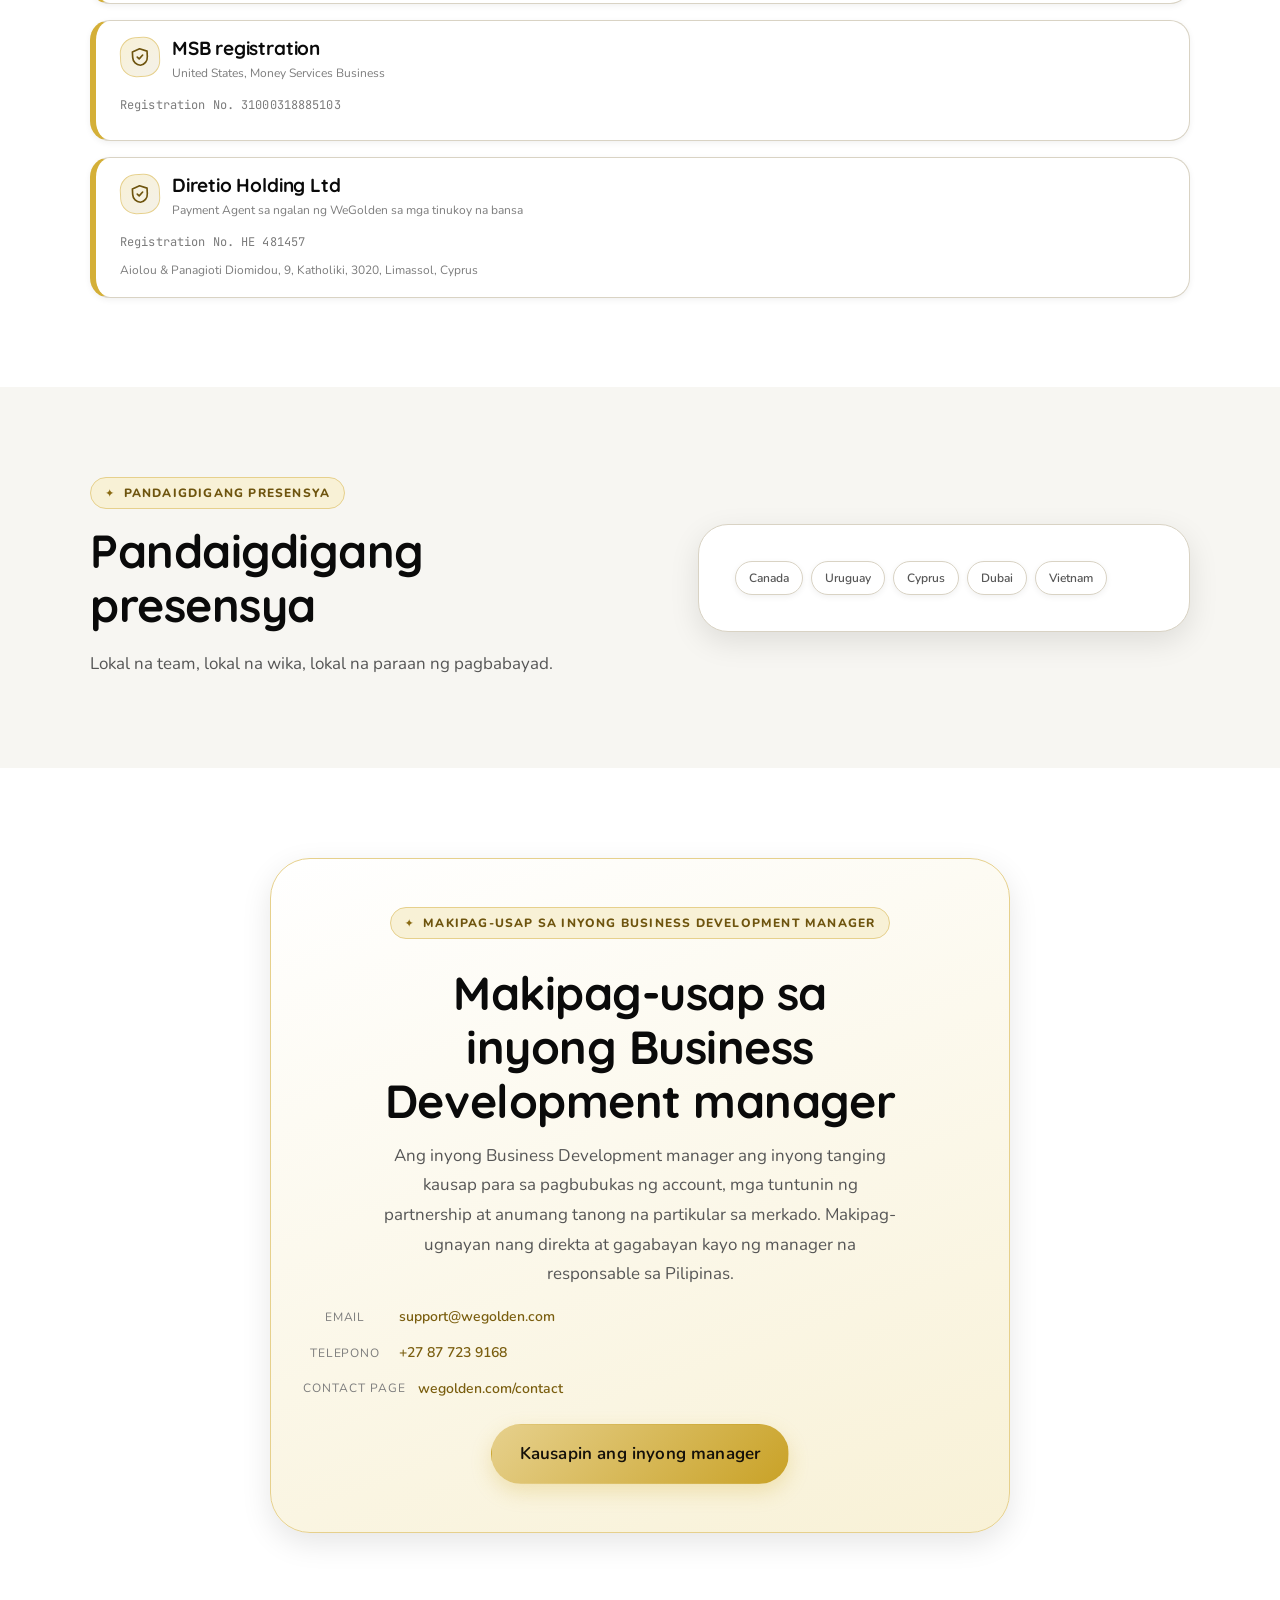
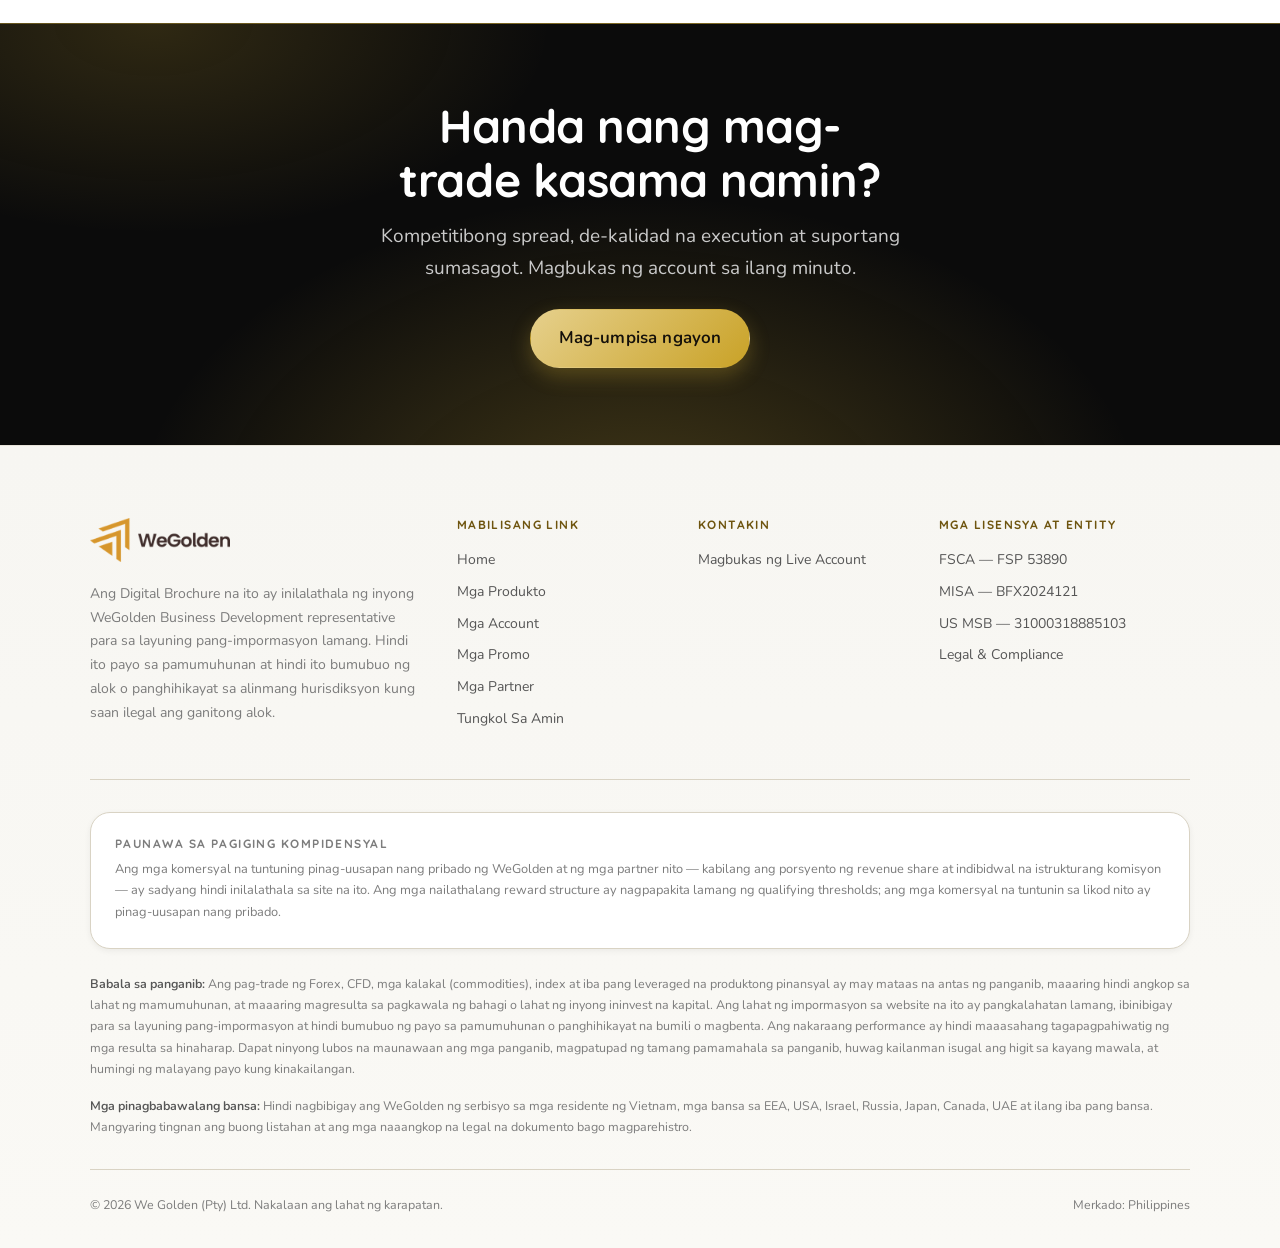
<file: tl/about.html>
<!DOCTYPE html>
<html lang="tl" dir="ltr">
<head>
    <meta charset="utf-8">
    <meta name="viewport" content="width=device-width, initial-scale=1">
    <title>Tungkol Sa Amin — WeGolden Philippines</title>
    <meta name="description" content="About WeGolden — a multi-licensed brokerage group serving traders in Philippines and worldwide since 2021.">
    <meta name="theme-color" content="#FFFFFF">

    <meta property="og:type" content="website">
    <meta property="og:site_name" content="WeGolden Philippines">
    <meta property="og:title" content="Tungkol Sa Amin — WeGolden Philippines">
    <meta property="og:description" content="About WeGolden — a multi-licensed brokerage group serving traders in Philippines and worldwide since 2021.">
    <meta property="og:url" content="https://wegolden-philippines.pages.dev/tl/about.html">
    <meta property="og:locale" content="fil_PH">
    <meta name="twitter:card" content="summary_large_image">

    <link rel="alternate" hreflang="en" href="https://wegolden-philippines.pages.dev/en/about.html">
    <link rel="alternate" hreflang="tl" href="https://wegolden-philippines.pages.dev/tl/about.html">
    <link rel="alternate" hreflang="x-default" href="https://wegolden-philippines.pages.dev/en/about.html">
    <link rel="canonical" href="https://wegolden-philippines.pages.dev/tl/about.html">

    <link rel="preconnect" href="https://fonts.googleapis.com">
    <link rel="preconnect" href="https://fonts.gstatic.com" crossorigin>
    <link href="https://fonts.googleapis.com/css2?family=Nunito:wght@400;500;600;700;800&family=Quicksand:wght@500;600;700&family=JetBrains+Mono:wght@400;600&display=swap" rel="stylesheet">

    <link rel="stylesheet" href="../assets/css/tokens.css">
    <link rel="stylesheet" href="../assets/css/base.css">
    <link rel="stylesheet" href="../assets/css/layout.css">
    <link rel="stylesheet" href="../assets/css/components.css">
    <link rel="stylesheet" href="../assets/css/pages.css">

    <link rel="icon" href="data:image/svg+xml,<svg xmlns='http://www.w3.org/2000/svg' viewBox='0 0 32 32'><rect width='32' height='32' rx='9' fill='%23FFC65C'/><text x='16' y='23' font-family='Poppins,sans-serif' font-size='19' font-weight='800' text-anchor='middle' fill='%23FFFFFF'>W</text></svg>">

    <script type="application/ld+json">
    {
      "@context": "https://schema.org",
      "@type": "FinancialService",
      "name": "WeGolden Philippines",
      "url": "https://wegolden-philippines.pages.dev",
      "description": "About WeGolden — a multi-licensed brokerage group serving traders in Philippines and worldwide since 2021.",
      "areaServed": "Philippines",
      "currenciesAccepted": "PHP"
    }
    </script>
</head>
<body class="">
    <a class="skip-link" href="#main">Lumaktaw sa nilalaman</a>
    
  <header class="site-header">
    <div class="container header-inner">
      <a class="logo" href="index.html" aria-label="WeGolden — Home">
        <img class="logo-img" src="../assets/img/wegolden-logo.png" alt="WeGolden" width="724" height="228" decoding="async" />
      </a>

      <nav class="nav" aria-label="Menu">
        <a class="nav-link" href="products.html">Mga Produkto</a><a class="nav-link" href="accounts.html">Mga Account</a><a class="nav-link" href="promotions.html">Mga Promo</a><a class="nav-link" href="partners.html">Mga Partner</a><a class="nav-link" href="about.html" aria-current="page">Tungkol Sa Amin</a>
      </nav>

      <div class="header-actions">
        <div class="lang-switch" role="group" aria-label="Wika">
          <a href="../en/about.html" hreflang="en" lang="en">EN</a><a href="../tl/about.html" hreflang="tl" lang="tl" aria-current="true">FIL</a>
        </div>
        <a class="btn btn--primary btn--header" href="https://my.wegolden.com/en/auth/sign-up" target="_blank" rel="noopener">Magbukas ng Live Account</a>
        <button class="menu-toggle" type="button" aria-expanded="false" aria-controls="mobile-nav" aria-label="Menu">
          <svg viewBox="0 0 24 24" fill="none" stroke="currentColor" stroke-width="2" stroke-linecap="round" aria-hidden="true"><line x1="3" y1="6" x2="21" y2="6"/><line x1="3" y1="12" x2="21" y2="12"/><line x1="3" y1="18" x2="21" y2="18"/></svg>
        </button>
      </div>
    </div>

    <div class="mobile-nav" id="mobile-nav">
      <div class="container">
        <ul><li><a href="index.html">Home</a></li><li><a href="products.html">Mga Produkto</a></li><li><a href="accounts.html">Mga Account</a></li><li><a href="promotions.html">Mga Promo</a></li><li><a href="partners.html">Mga Partner</a></li><li><a href="about.html" aria-current="page">Tungkol Sa Amin</a></li></ul>
        <a class="btn btn--primary" href="https://my.wegolden.com/en/auth/sign-up" target="_blank" rel="noopener">Magbukas ng Live Account</a>
      </div>
    </div>
  </header>
    <main id="main">

    <section class="page-hero">
      <div class="container">
        <nav class="crumbs" aria-label="Breadcrumb">
          <a href="index.html">Home</a>
          <span aria-hidden="true">/</span>
          <span aria-current="page">Tungkol Sa Amin</span>
        </nav>
        <span class="eyebrow">Tungkol sa amin</span>
        <h1>Isang matatag na grupo, <em>mula 2021</em></h1>
        <p class="hero-lead">Ang WeGolden ay isang multi-licensed brokerage group na naglilingkod sa mga trader sa mahigit labindalawang wika, na may mga opisina sa limang rehiyon.</p>
      </div>
    </section>

    <section class="section">
      <div class="container">
        <div class="split">
          <div>
            <span class="eyebrow">Sino kami</span>
            <h2>Sino kami</h2>
          </div>
          <div class="prose">
            <p>Nagsimula ang WeGolden sa isang paniniwala: kulang ang serbisyo sa mga gold trader pagdating sa execution at presyo. Limang taon ang lumipas, nagpapatakbo kami sa ilalim ng tatlong regulatory regime, nag-iingat ng pondo ng kliyente sa hiwalay na account, at naglilingkod sa pandaigdigang kliyente mula sa mga opisina sa Canada, Uruguay, Cyprus, Dubai at Vietnam. Lumaki ang aming hanay ng produkto mula sa ginto tungo sa mahigit siyamnapung instrumento, ngunit hindi nagbago ang prinsipyo — transparent na presyo, mabilis na execution at suportang sumasagot.</p>
          </div>
        </div>
      </div>
    </section>

    <section class="section section--paper">
      <div class="container">
        
  <div class="section-head">
    
    <h2>Mga lisensya at regulasyon</h2>
    
  </div>
        <div class="licence-list">
        <div class="licence-item">
          <div class="licence-head">
            <div class="card-icon" aria-hidden="true"><svg viewBox="0 0 24 24" fill="none" stroke="currentColor" stroke-width="1.8" stroke-linecap="round" stroke-linejoin="round" aria-hidden="true"><path d="M12 3l8 3v6c0 5-3.5 8.5-8 9-4.5-.5-8-4-8-9V6z"/><polyline points="9 12 11 14 15 10"/></svg></div>
            <div>
              <h3>WeGolden (Pty) Ltd</h3>
              <p class="licence-regulator">Financial Sector Conduct Authority (FSCA), South Africa</p>
            </div>
          </div>
          <p class="licence-number num">FSP Licence No. 53890 · Reg. No. 2022/892357/07</p>
          <p class="licence-address">Unit 8, 29 First Avenue East, Parktown North, Johannesburg, Gauteng 2193, South Africa</p>
        </div>
        <div class="licence-item">
          <div class="licence-head">
            <div class="card-icon" aria-hidden="true"><svg viewBox="0 0 24 24" fill="none" stroke="currentColor" stroke-width="1.8" stroke-linecap="round" stroke-linejoin="round" aria-hidden="true"><path d="M12 3l8 3v6c0 5-3.5 8.5-8 9-4.5-.5-8-4-8-9V6z"/><polyline points="9 12 11 14 15 10"/></svg></div>
            <div>
              <h3>We Golden (PTY) LTD</h3>
              <p class="licence-regulator">Mwali International Services Authority (MISA), Union of the Comoros</p>
            </div>
          </div>
          <p class="licence-number num">Licence No. BFX2024121 · Company Reg. No. HT00524061</p>
          <p class="licence-address">Bonovo Road, Fomboni, Island of Mohéli, Union of the Comoros</p>
        </div>
        <div class="licence-item">
          <div class="licence-head">
            <div class="card-icon" aria-hidden="true"><svg viewBox="0 0 24 24" fill="none" stroke="currentColor" stroke-width="1.8" stroke-linecap="round" stroke-linejoin="round" aria-hidden="true"><path d="M12 3l8 3v6c0 5-3.5 8.5-8 9-4.5-.5-8-4-8-9V6z"/><polyline points="9 12 11 14 15 10"/></svg></div>
            <div>
              <h3>MSB registration</h3>
              <p class="licence-regulator">United States, Money Services Business</p>
            </div>
          </div>
          <p class="licence-number num">Registration No. 31000318885103</p>
          
        </div>
        <div class="licence-item">
          <div class="licence-head">
            <div class="card-icon" aria-hidden="true"><svg viewBox="0 0 24 24" fill="none" stroke="currentColor" stroke-width="1.8" stroke-linecap="round" stroke-linejoin="round" aria-hidden="true"><path d="M12 3l8 3v6c0 5-3.5 8.5-8 9-4.5-.5-8-4-8-9V6z"/><polyline points="9 12 11 14 15 10"/></svg></div>
            <div>
              <h3>Diretio Holding Ltd</h3>
              <p class="licence-regulator">Payment Agent sa ngalan ng WeGolden sa mga tinukoy na bansa</p>
            </div>
          </div>
          <p class="licence-number num">Registration No. HE 481457</p>
          <p class="licence-address">Aiolou &amp; Panagioti Diomidou, 9, Katholiki, 3020, Limassol, Cyprus</p>
        </div></div>
      </div>
    </section>

    <section class="section section--alt">
      <div class="container">
        <div class="split" style="align-items:center">
          <div>
            <span class="eyebrow">Pandaigdigang presensya</span>
            <h2>Pandaigdigang presensya</h2>
            <p style="color:var(--text-muted);margin-block-start:var(--sp-4);line-height:1.75">Lokal na team, lokal na wika, lokal na paraan ng pagbabayad.</p>
          </div>
          <div class="split-panel">
            
  <ul class="chips"><li>Canada</li><li>Uruguay</li><li>Cyprus</li><li>Dubai</li><li>Vietnam</li></ul>
          </div>
        </div>
      </div>
    </section>

    <section class="section">
      <div class="container container--narrow">
        <div class="contact-card">
          <span class="eyebrow">Makipag-usap sa inyong Business Development manager</span>
          <h2>Makipag-usap sa inyong Business Development manager</h2>
          <p>Ang inyong Business Development manager ang inyong tanging kausap para sa pagbubukas ng account, mga tuntunin ng partnership at anumang tanong na partikular sa merkado. Makipag-ugnayan nang direkta at gagabayan kayo ng manager na responsable sa Pilipinas.</p>
          <ul class="contact-list">
            <li><span class="label">Email</span><a href="mailto:support@wegolden.com">support@wegolden.com</a></li>
            <li><span class="label">Telepono</span><a class="num" href="tel:+27877239168">+27 87 723 9168</a></li>
            <li><span class="label">Contact page</span><a href="https://wegolden.com/contact/" target="_blank" rel="noopener">wegolden.com/contact</a></li>
          </ul>
          <div class="btn-row" style="margin-block-start:var(--sp-5)">
            <a class="btn btn--primary btn--lg" href="https://wegolden.com/contact/" target="_blank" rel="noopener">Kausapin ang inyong manager</a>
          </div>
        </div>
      </div>
    </section>

    
  <section class="cta-band">
    <div class="container container--narrow">
      <h2>Handa nang mag-trade kasama namin?</h2>
      <p>Kompetitibong spread, de-kalidad na execution at suportang sumasagot. Magbukas ng account sa ilang minuto.</p>
      <div class="btn-row"><a class="btn btn--primary btn--lg" href="https://my.wegolden.com/en/auth/sign-up" target="_blank" rel="noopener">Mag-umpisa ngayon</a></div>
    </div>
  </section>
    </main>
    
  <footer class="site-footer">
    <div class="container">
      <div class="footer-grid">
        <div class="footer-brand">
          <a class="logo logo--footer" href="index.html">
            <img class="logo-img" src="../assets/img/wegolden-logo.png" alt="WeGolden" width="724" height="228" loading="lazy" decoding="async" />
          </a>
          <p>Ang Digital Brochure na ito ay inilalathala ng inyong WeGolden Business Development representative para sa layuning pang-impormasyon lamang. Hindi ito payo sa pamumuhunan at hindi ito bumubuo ng alok o panghihikayat sa alinmang hurisdiksyon kung saan ilegal ang ganitong alok.</p>
        </div>

        <div class="footer-col">
          <h4>Mabilisang link</h4>
          <ul><li><a href="index.html">Home</a></li><li><a href="products.html">Mga Produkto</a></li><li><a href="accounts.html">Mga Account</a></li><li><a href="promotions.html">Mga Promo</a></li><li><a href="partners.html">Mga Partner</a></li><li><a href="about.html">Tungkol Sa Amin</a></li></ul>
        </div>

        <div class="footer-col">
          <h4>Kontakin</h4>
          <ul>
            <li><a href="https://my.wegolden.com/en/auth/sign-up" target="_blank" rel="noopener">Magbukas ng Live Account</a></li>
          </ul>
        </div>

        <div class="footer-col">
          <h4>Mga lisensya at entity</h4>
          <ul>
            <li><a href="https://wegolden.com/licenses/" target="_blank" rel="noopener">FSCA — FSP 53890</a></li>
            <li><a href="https://wegolden.com/licenses/" target="_blank" rel="noopener">MISA — BFX2024121</a></li>
            <li><a href="https://wegolden.com/licenses/" target="_blank" rel="noopener">US MSB — 31000318885103</a></li>
            <li><a href="https://wegolden.com/legal-compliance/" target="_blank" rel="noopener">Legal &amp; Compliance</a></li>
          </ul>
        </div>
      </div>

      <div class="footer-note">
        <h4>Paunawa sa pagiging kompidensyal</h4>
        <p>Ang mga komersyal na tuntuning pinag-uusapan nang pribado ng WeGolden at ng mga partner nito — kabilang ang porsyento ng revenue share at indibidwal na istrukturang komisyon — ay sadyang hindi inilalathala sa site na ito. Ang mga nailathalang reward structure ay nagpapakita lamang ng qualifying thresholds; ang mga komersyal na tuntunin sa likod nito ay pinag-uusapan nang pribado.</p>
      </div>

      <div class="footer-legal">
        <p><strong>Babala sa panganib:</strong> Ang pag-trade ng Forex, CFD, mga kalakal (commodities), index at iba pang leveraged na produktong pinansyal ay may mataas na antas ng panganib, maaaring hindi angkop sa lahat ng mamumuhunan, at maaaring magresulta sa pagkawala ng bahagi o lahat ng inyong ininvest na kapital. Ang lahat ng impormasyon sa website na ito ay pangkalahatan lamang, ibinibigay para sa layuning pang-impormasyon at hindi bumubuo ng payo sa pamumuhunan o panghihikayat na bumili o magbenta. Ang nakaraang performance ay hindi maaasahang tagapagpahiwatig ng mga resulta sa hinaharap. Dapat ninyong lubos na maunawaan ang mga panganib, magpatupad ng tamang pamamahala sa panganib, huwag kailanman isugal ang higit sa kayang mawala, at humingi ng malayang payo kung kinakailangan.</p>
        <p><strong>Mga pinagbabawalang bansa:</strong> Hindi nagbibigay ang WeGolden ng serbisyo sa mga residente ng Vietnam, mga bansa sa EEA, USA, Israel, Russia, Japan, Canada, UAE at ilang iba pang bansa. Mangyaring tingnan ang buong listahan at ang mga naaangkop na legal na dokumento bago magparehistro.</p>
        
      </div>

      <div class="footer-bottom">
        <span>© 2026 We Golden (Pty) Ltd. Nakalaan ang lahat ng karapatan.</span>
        <span class="num">Merkado: Philippines</span>
      </div>
    </div>
  </footer>
    <script src="../assets/js/main.js" defer></script>
</body>
</html>
</file>
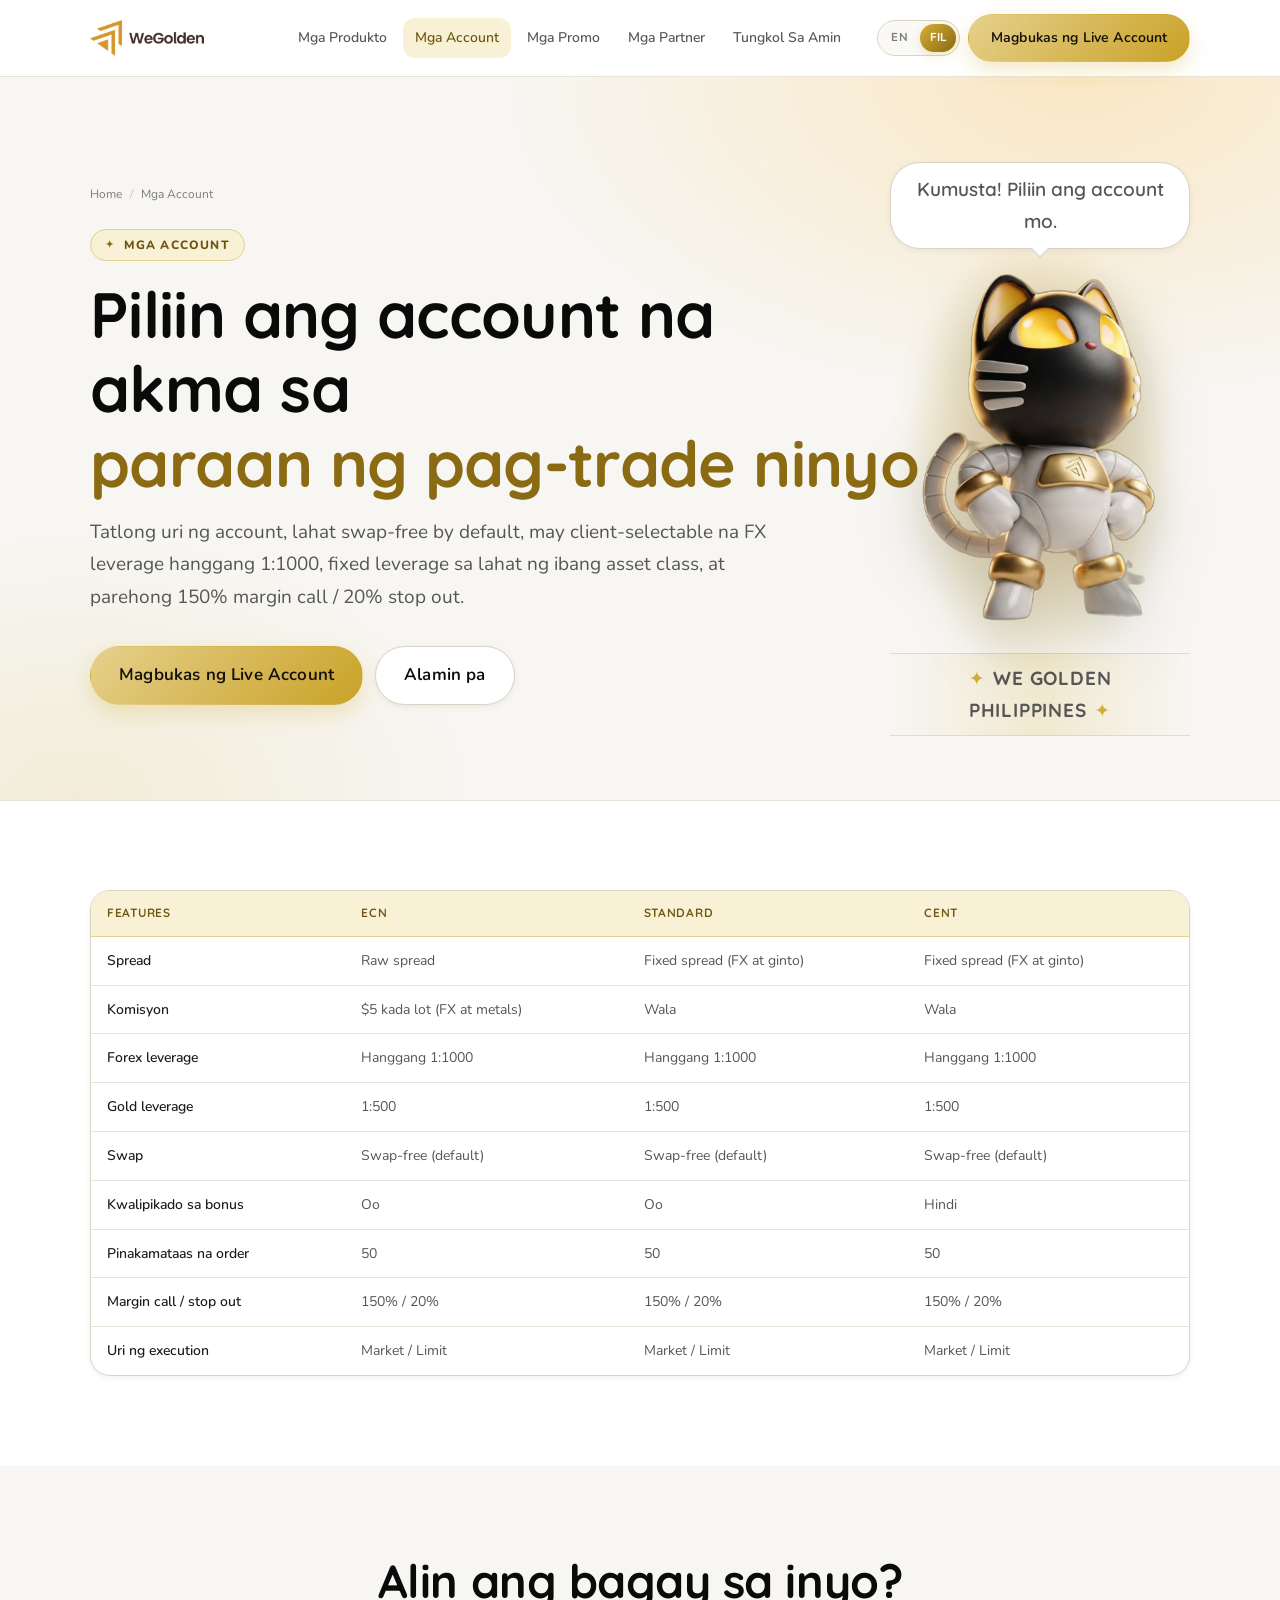
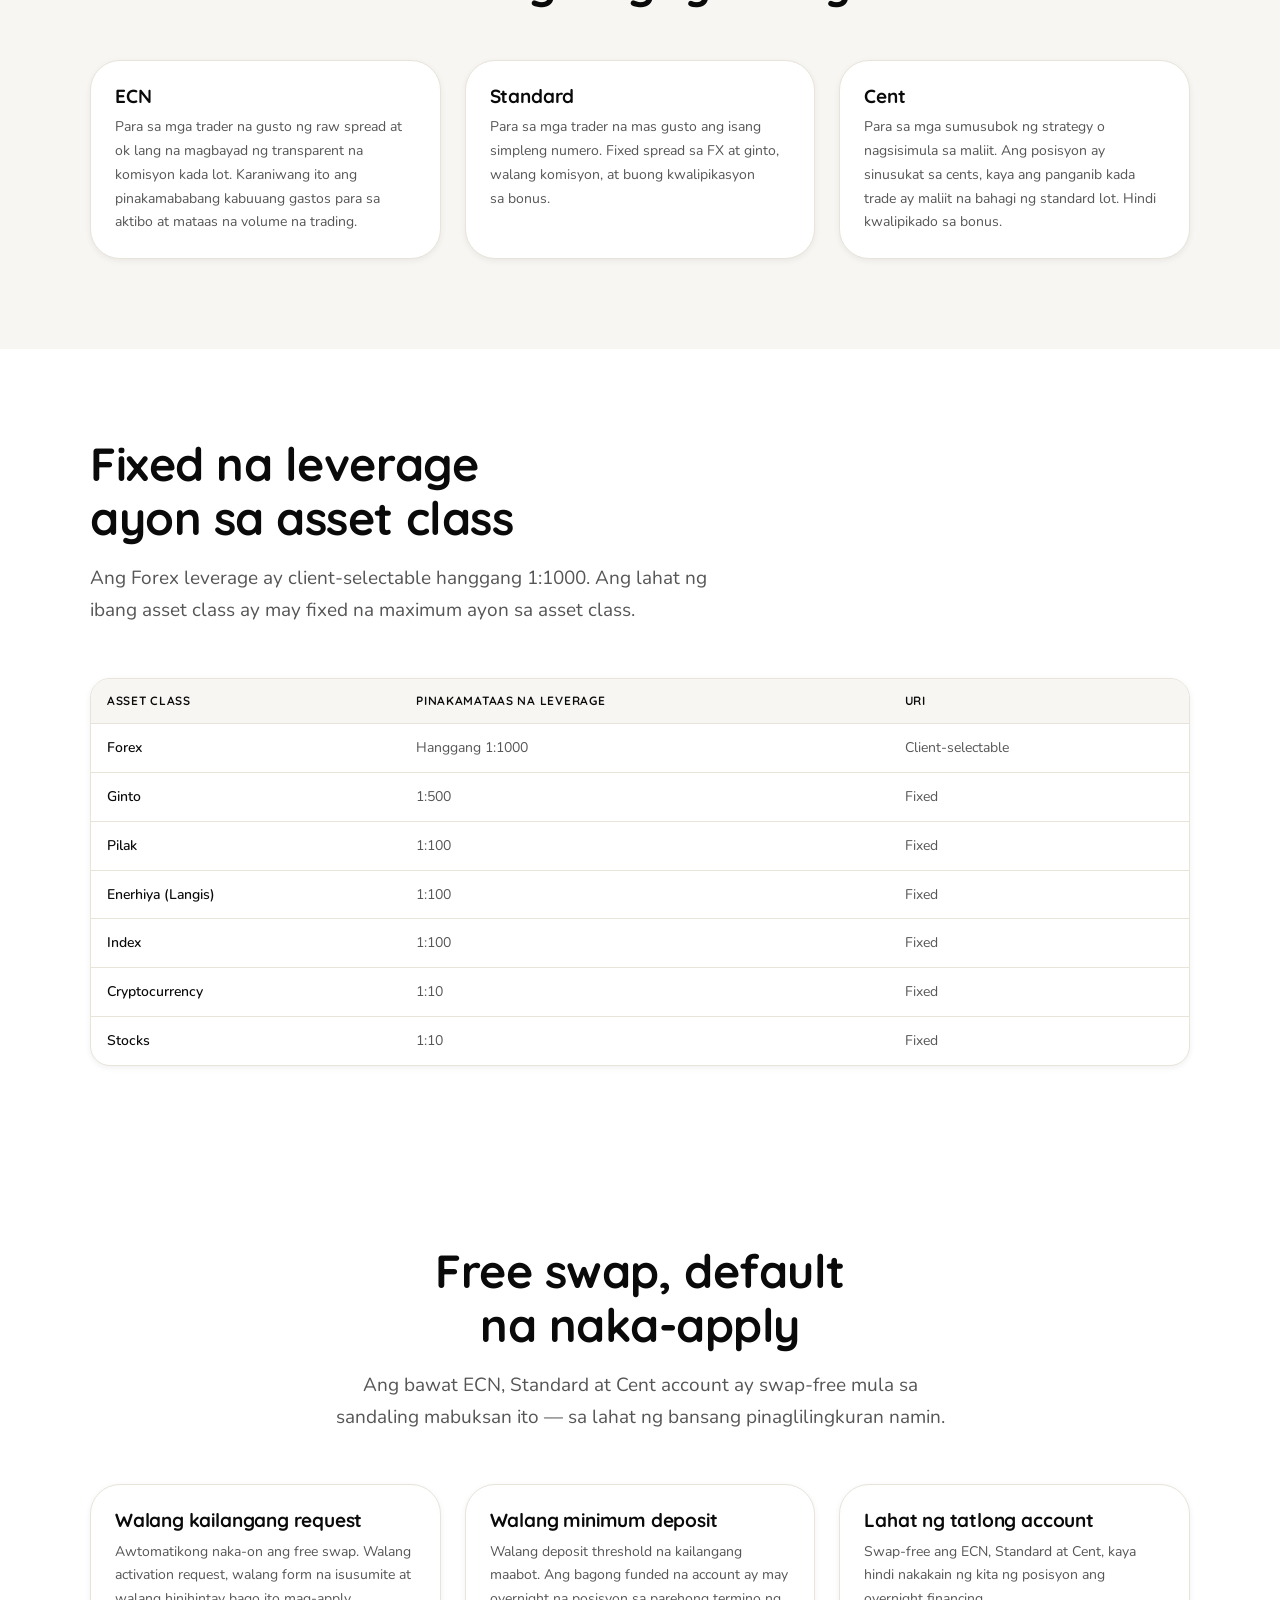
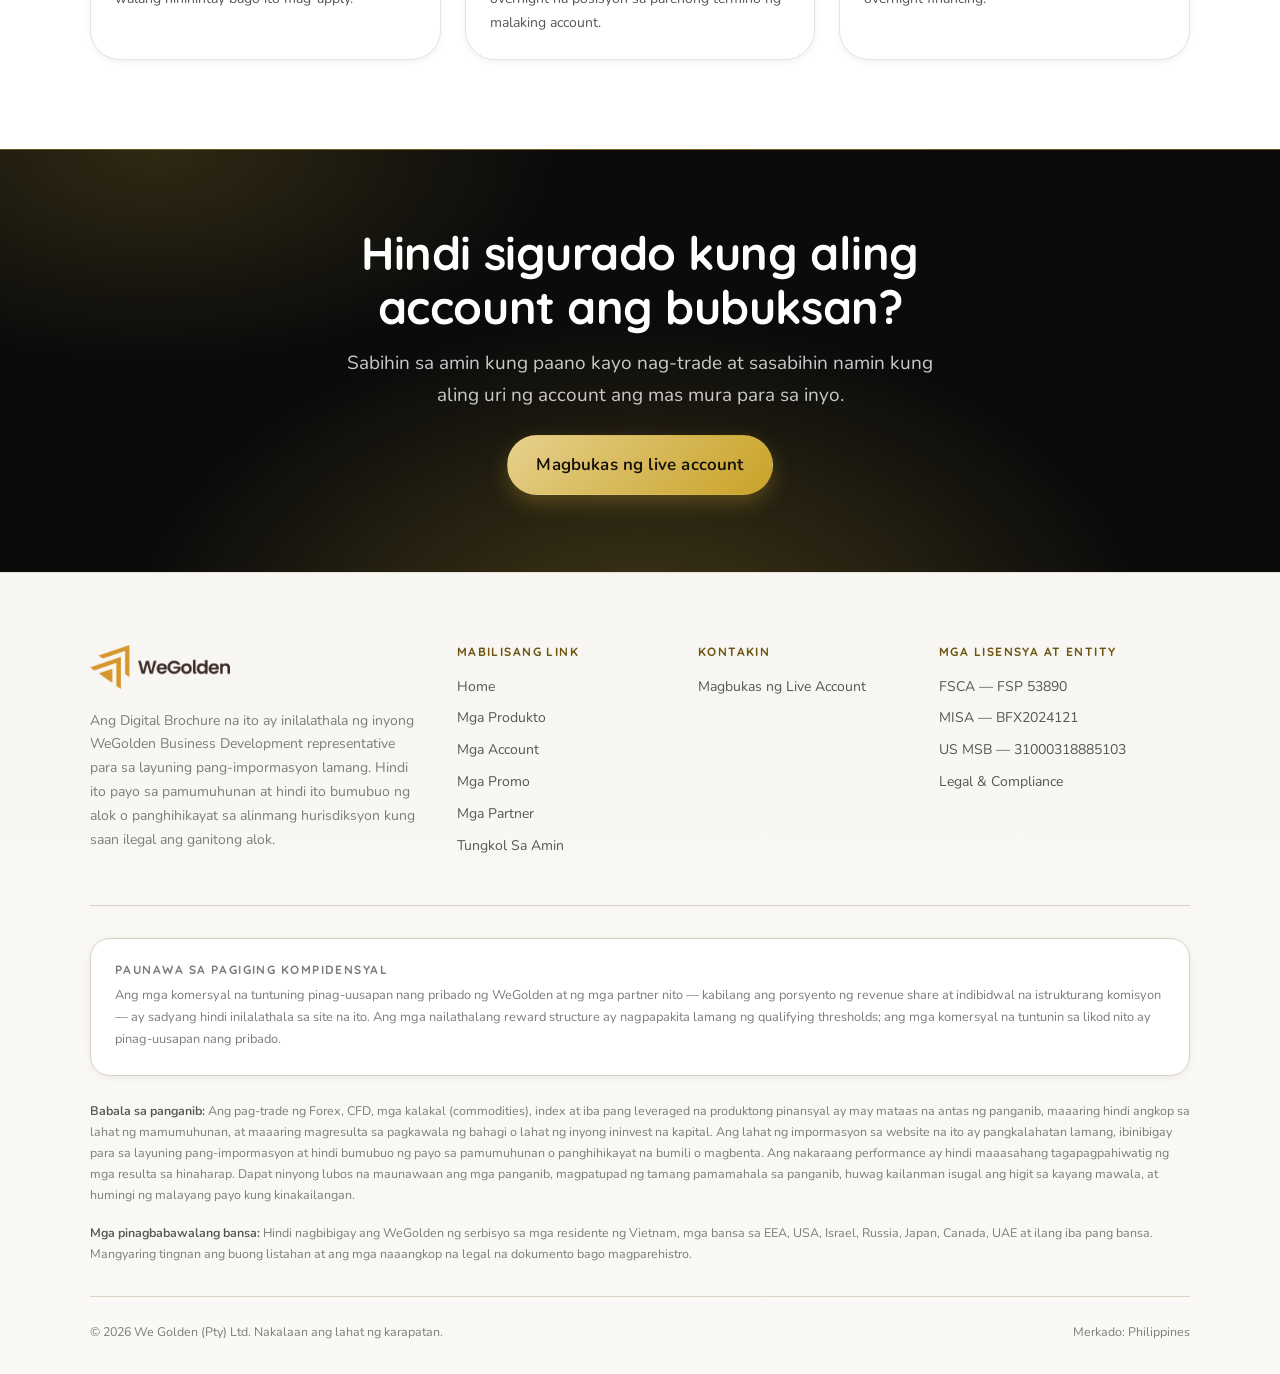
<file: tl/accounts.html>
<!DOCTYPE html>
<html lang="tl" dir="ltr">
<head>
    <meta charset="utf-8">
    <meta name="viewport" content="width=device-width, initial-scale=1">
    <title>Mga Account — WeGolden Philippines</title>
    <meta name="description" content="Compare WeGolden ECN, Standard and Cent accounts — all swap-free, with FX leverage up to 1:1000 and 150% margin call / 20% stop out.">
    <meta name="theme-color" content="#FFFFFF">

    <meta property="og:type" content="website">
    <meta property="og:site_name" content="WeGolden Philippines">
    <meta property="og:title" content="Mga Account — WeGolden Philippines">
    <meta property="og:description" content="Compare WeGolden ECN, Standard and Cent accounts — all swap-free, with FX leverage up to 1:1000 and 150% margin call / 20% stop out.">
    <meta property="og:url" content="https://wegolden-philippines.pages.dev/tl/accounts.html">
    <meta property="og:locale" content="fil_PH">
    <meta name="twitter:card" content="summary_large_image">

    <link rel="alternate" hreflang="en" href="https://wegolden-philippines.pages.dev/en/accounts.html">
    <link rel="alternate" hreflang="tl" href="https://wegolden-philippines.pages.dev/tl/accounts.html">
    <link rel="alternate" hreflang="x-default" href="https://wegolden-philippines.pages.dev/en/accounts.html">
    <link rel="canonical" href="https://wegolden-philippines.pages.dev/tl/accounts.html">

    <link rel="preconnect" href="https://fonts.googleapis.com">
    <link rel="preconnect" href="https://fonts.gstatic.com" crossorigin>
    <link href="https://fonts.googleapis.com/css2?family=Nunito:wght@400;500;600;700;800&family=Quicksand:wght@500;600;700&family=JetBrains+Mono:wght@400;600&display=swap" rel="stylesheet">

    <link rel="stylesheet" href="../assets/css/tokens.css">
    <link rel="stylesheet" href="../assets/css/base.css">
    <link rel="stylesheet" href="../assets/css/layout.css">
    <link rel="stylesheet" href="../assets/css/components.css">
    <link rel="stylesheet" href="../assets/css/pages.css">

    <link rel="icon" href="data:image/svg+xml,<svg xmlns='http://www.w3.org/2000/svg' viewBox='0 0 32 32'><rect width='32' height='32' rx='9' fill='%23FFC65C'/><text x='16' y='23' font-family='Poppins,sans-serif' font-size='19' font-weight='800' text-anchor='middle' fill='%23FFFFFF'>W</text></svg>">

    <script type="application/ld+json">
    {
      "@context": "https://schema.org",
      "@type": "FinancialService",
      "name": "WeGolden Philippines",
      "url": "https://wegolden-philippines.pages.dev",
      "description": "Compare WeGolden ECN, Standard and Cent accounts — all swap-free, with FX leverage up to 1:1000 and 150% margin call / 20% stop out.",
      "areaServed": "Philippines",
      "currenciesAccepted": "PHP"
    }
    </script>
</head>
<body class="">
    <a class="skip-link" href="#main">Lumaktaw sa nilalaman</a>
    
  <header class="site-header">
    <div class="container header-inner">
      <a class="logo" href="index.html" aria-label="WeGolden — Home">
        <img class="logo-img" src="../assets/img/wegolden-logo.png" alt="WeGolden" width="724" height="228" decoding="async" />
      </a>

      <nav class="nav" aria-label="Menu">
        <a class="nav-link" href="products.html">Mga Produkto</a><a class="nav-link" href="accounts.html" aria-current="page">Mga Account</a><a class="nav-link" href="promotions.html">Mga Promo</a><a class="nav-link" href="partners.html">Mga Partner</a><a class="nav-link" href="about.html">Tungkol Sa Amin</a>
      </nav>

      <div class="header-actions">
        <div class="lang-switch" role="group" aria-label="Wika">
          <a href="../en/accounts.html" hreflang="en" lang="en">EN</a><a href="../tl/accounts.html" hreflang="tl" lang="tl" aria-current="true">FIL</a>
        </div>
        <a class="btn btn--primary btn--header" href="https://my.wegolden.com/en/auth/sign-up" target="_blank" rel="noopener">Magbukas ng Live Account</a>
        <button class="menu-toggle" type="button" aria-expanded="false" aria-controls="mobile-nav" aria-label="Menu">
          <svg viewBox="0 0 24 24" fill="none" stroke="currentColor" stroke-width="2" stroke-linecap="round" aria-hidden="true"><line x1="3" y1="6" x2="21" y2="6"/><line x1="3" y1="12" x2="21" y2="12"/><line x1="3" y1="18" x2="21" y2="18"/></svg>
        </button>
      </div>
    </div>

    <div class="mobile-nav" id="mobile-nav">
      <div class="container">
        <ul><li><a href="index.html">Home</a></li><li><a href="products.html">Mga Produkto</a></li><li><a href="accounts.html" aria-current="page">Mga Account</a></li><li><a href="promotions.html">Mga Promo</a></li><li><a href="partners.html">Mga Partner</a></li><li><a href="about.html">Tungkol Sa Amin</a></li></ul>
        <a class="btn btn--primary" href="https://my.wegolden.com/en/auth/sign-up" target="_blank" rel="noopener">Magbukas ng Live Account</a>
      </div>
    </div>
  </header>
    <main id="main">

    <section class="page-hero page-hero--mascot">
      <div class="container">
        <div class="page-hero-layout">
          <div class="page-hero-copy">
        <nav class="crumbs" aria-label="Breadcrumb">
          <a href="index.html">Home</a>
          <span aria-hidden="true">/</span>
          <span aria-current="page">Mga Account</span>
        </nav>
        <span class="eyebrow">Mga account</span>
        <h1>Piliin ang account na akma sa <em>paraan ng pag-trade ninyo</em></h1>
        <p class="hero-lead">Tatlong uri ng account, lahat swap-free by default, may client-selectable na FX leverage hanggang 1:1000, fixed leverage sa lahat ng ibang asset class, at parehong 150% margin call / 20% stop out.</p>
        <div class="btn-row">
          <a class="btn btn--primary btn--lg" href="https://my.wegolden.com/en/auth/sign-up" target="_blank" rel="noopener">Magbukas ng Live Account</a>
          <a class="btn btn--ghost btn--lg" href="products.html">Alamin pa</a>
        </div>
          </div>
        <div class="hero-mascot hero-mascot--page">
          <p class="mascot-bubble">Kumusta! Piliin ang account mo.</p>
          <div class="mascot-track" aria-hidden="true">
            <img
              class="mascot-img"
              src="../assets/img/wegolden-mascot.png"
              alt=""
              width="738"
              height="1120"
              loading="lazy"
              decoding="async"
            />
          </div>
          <p class="mascot-name">We Golden Philippines</p>
        </div>
        </div>
      </div>
    </section>

    <section class="section">
      <div class="container">
        
  <div class="table-wrap">
    <table>
      <caption class="visually-hidden">Piliin ang account na akma sa &lt;em&gt;paraan ng pag-trade ninyo&lt;/em&gt;</caption>
      <thead>
        <tr><th scope="col">Features</th><th scope="col">ECN</th><th scope="col">Standard</th><th scope="col">Cent</th></tr>
      </thead>
      <tbody>
        <tr><th scope="row" style="text-align:start;font-weight:550;color:inherit">Spread</th><td>Raw spread</td><td>Fixed spread (FX at ginto)</td><td>Fixed spread (FX at ginto)</td></tr><tr><th scope="row" style="text-align:start;font-weight:550;color:inherit">Komisyon</th><td>$5 kada lot (FX at metals)</td><td>Wala</td><td>Wala</td></tr><tr><th scope="row" style="text-align:start;font-weight:550;color:inherit">Forex leverage</th><td>Hanggang 1:1000</td><td>Hanggang 1:1000</td><td>Hanggang 1:1000</td></tr><tr><th scope="row" style="text-align:start;font-weight:550;color:inherit">Gold leverage</th><td>1:500</td><td>1:500</td><td>1:500</td></tr><tr><th scope="row" style="text-align:start;font-weight:550;color:inherit">Swap</th><td>Swap-free (default)</td><td>Swap-free (default)</td><td>Swap-free (default)</td></tr><tr><th scope="row" style="text-align:start;font-weight:550;color:inherit">Kwalipikado sa bonus</th><td>Oo</td><td>Oo</td><td>Hindi</td></tr><tr><th scope="row" style="text-align:start;font-weight:550;color:inherit">Pinakamataas na order</th><td>50</td><td>50</td><td>50</td></tr><tr><th scope="row" style="text-align:start;font-weight:550;color:inherit">Margin call / stop out</th><td>150% / 20%</td><td>150% / 20%</td><td>150% / 20%</td></tr><tr><th scope="row" style="text-align:start;font-weight:550;color:inherit">Uri ng execution</th><td>Market / Limit</td><td>Market / Limit</td><td>Market / Limit</td></tr>
      </tbody>
    </table>
  </div>
  
      </div>
    </section>

    <section class="section section--alt">
      <div class="container">
        
  <div class="section-head section-head--center">
    
    <h2>Alin ang bagay sa inyo?</h2>
    
  </div>
        <div class="grid grid--3">
  <article class="card card--flat">
    
    
    <h3>ECN</h3>
    <p>Para sa mga trader na gusto ng raw spread at ok lang na magbayad ng transparent na komisyon kada lot. Karaniwang ito ang pinakamababang kabuuang gastos para sa aktibo at mataas na volume na trading.</p>
  </article>
  <article class="card card--flat">
    
    
    <h3>Standard</h3>
    <p>Para sa mga trader na mas gusto ang isang simpleng numero. Fixed spread sa FX at ginto, walang komisyon, at buong kwalipikasyon sa bonus.</p>
  </article>
  <article class="card card--flat">
    
    
    <h3>Cent</h3>
    <p>Para sa mga sumusubok ng strategy o nagsisimula sa maliit. Ang posisyon ay sinusukat sa cents, kaya ang panganib kada trade ay maliit na bahagi ng standard lot. Hindi kwalipikado sa bonus.</p>
  </article></div>
      </div>
    </section>

    <section class="section section--paper">
      <div class="container">
        
  <div class="section-head">
    
    <h2>Fixed na leverage ayon sa asset class</h2>
    <p>Ang Forex leverage ay client-selectable hanggang 1:1000. Ang lahat ng ibang asset class ay may fixed na maximum ayon sa asset class.</p>
  </div>
        
  <div class="table-wrap table-wrap--paper">
    <table>
      <caption class="visually-hidden">Fixed na leverage ayon sa asset class</caption>
      <thead>
        <tr><th scope="col">Asset class</th><th scope="col">Pinakamataas na leverage</th><th scope="col">Uri</th></tr>
      </thead>
      <tbody>
        <tr><th scope="row" style="text-align:start;font-weight:550;color:inherit">Forex</th><td>Hanggang 1:1000</td><td>Client-selectable</td></tr><tr><th scope="row" style="text-align:start;font-weight:550;color:inherit">Ginto</th><td>1:500</td><td>Fixed</td></tr><tr><th scope="row" style="text-align:start;font-weight:550;color:inherit">Pilak</th><td>1:100</td><td>Fixed</td></tr><tr><th scope="row" style="text-align:start;font-weight:550;color:inherit">Enerhiya (Langis)</th><td>1:100</td><td>Fixed</td></tr><tr><th scope="row" style="text-align:start;font-weight:550;color:inherit">Index</th><td>1:100</td><td>Fixed</td></tr><tr><th scope="row" style="text-align:start;font-weight:550;color:inherit">Cryptocurrency</th><td>1:10</td><td>Fixed</td></tr><tr><th scope="row" style="text-align:start;font-weight:550;color:inherit">Stocks</th><td>1:10</td><td>Fixed</td></tr>
      </tbody>
    </table>
  </div>
      </div>
    </section>

    <section class="section">
      <div class="container">
        
  <div class="section-head section-head--center">
    
    <h2>Free swap, default na naka-apply</h2>
    <p>Ang bawat ECN, Standard at Cent account ay swap-free mula sa sandaling mabuksan ito &mdash; sa lahat ng bansang pinaglilingkuran namin.</p>
  </div>
        <div class="grid grid--3">
  <article class="card card--flat">
    
    
    <h3>Walang kailangang request</h3>
    <p>Awtomatikong naka-on ang free swap. Walang activation request, walang form na isusumite at walang hinihintay bago ito mag-apply.</p>
  </article>
  <article class="card card--flat">
    
    
    <h3>Walang minimum deposit</h3>
    <p>Walang deposit threshold na kailangang maabot. Ang bagong funded na account ay may overnight na posisyon sa parehong termino ng malaking account.</p>
  </article>
  <article class="card card--flat">
    
    
    <h3>Lahat ng tatlong account</h3>
    <p>Swap-free ang ECN, Standard at Cent, kaya hindi nakakain ng kita ng posisyon ang overnight financing.</p>
  </article></div>
      </div>
    </section>

    
  <section class="cta-band">
    <div class="container container--narrow">
      <h2>Hindi sigurado kung aling account ang bubuksan?</h2>
      <p>Sabihin sa amin kung paano kayo nag-trade at sasabihin namin kung aling uri ng account ang mas mura para sa inyo.</p>
      <div class="btn-row"><a class="btn btn--primary btn--lg" href="https://my.wegolden.com/en/auth/sign-up" target="_blank" rel="noopener">Magbukas ng live account</a></div>
    </div>
  </section>
    </main>
    
  <footer class="site-footer">
    <div class="container">
      <div class="footer-grid">
        <div class="footer-brand">
          <a class="logo logo--footer" href="index.html">
            <img class="logo-img" src="../assets/img/wegolden-logo.png" alt="WeGolden" width="724" height="228" loading="lazy" decoding="async" />
          </a>
          <p>Ang Digital Brochure na ito ay inilalathala ng inyong WeGolden Business Development representative para sa layuning pang-impormasyon lamang. Hindi ito payo sa pamumuhunan at hindi ito bumubuo ng alok o panghihikayat sa alinmang hurisdiksyon kung saan ilegal ang ganitong alok.</p>
        </div>

        <div class="footer-col">
          <h4>Mabilisang link</h4>
          <ul><li><a href="index.html">Home</a></li><li><a href="products.html">Mga Produkto</a></li><li><a href="accounts.html">Mga Account</a></li><li><a href="promotions.html">Mga Promo</a></li><li><a href="partners.html">Mga Partner</a></li><li><a href="about.html">Tungkol Sa Amin</a></li></ul>
        </div>

        <div class="footer-col">
          <h4>Kontakin</h4>
          <ul>
            <li><a href="https://my.wegolden.com/en/auth/sign-up" target="_blank" rel="noopener">Magbukas ng Live Account</a></li>
          </ul>
        </div>

        <div class="footer-col">
          <h4>Mga lisensya at entity</h4>
          <ul>
            <li><a href="https://wegolden.com/licenses/" target="_blank" rel="noopener">FSCA — FSP 53890</a></li>
            <li><a href="https://wegolden.com/licenses/" target="_blank" rel="noopener">MISA — BFX2024121</a></li>
            <li><a href="https://wegolden.com/licenses/" target="_blank" rel="noopener">US MSB — 31000318885103</a></li>
            <li><a href="https://wegolden.com/legal-compliance/" target="_blank" rel="noopener">Legal &amp; Compliance</a></li>
          </ul>
        </div>
      </div>

      <div class="footer-note">
        <h4>Paunawa sa pagiging kompidensyal</h4>
        <p>Ang mga komersyal na tuntuning pinag-uusapan nang pribado ng WeGolden at ng mga partner nito — kabilang ang porsyento ng revenue share at indibidwal na istrukturang komisyon — ay sadyang hindi inilalathala sa site na ito. Ang mga nailathalang reward structure ay nagpapakita lamang ng qualifying thresholds; ang mga komersyal na tuntunin sa likod nito ay pinag-uusapan nang pribado.</p>
      </div>

      <div class="footer-legal">
        <p><strong>Babala sa panganib:</strong> Ang pag-trade ng Forex, CFD, mga kalakal (commodities), index at iba pang leveraged na produktong pinansyal ay may mataas na antas ng panganib, maaaring hindi angkop sa lahat ng mamumuhunan, at maaaring magresulta sa pagkawala ng bahagi o lahat ng inyong ininvest na kapital. Ang lahat ng impormasyon sa website na ito ay pangkalahatan lamang, ibinibigay para sa layuning pang-impormasyon at hindi bumubuo ng payo sa pamumuhunan o panghihikayat na bumili o magbenta. Ang nakaraang performance ay hindi maaasahang tagapagpahiwatig ng mga resulta sa hinaharap. Dapat ninyong lubos na maunawaan ang mga panganib, magpatupad ng tamang pamamahala sa panganib, huwag kailanman isugal ang higit sa kayang mawala, at humingi ng malayang payo kung kinakailangan.</p>
        <p><strong>Mga pinagbabawalang bansa:</strong> Hindi nagbibigay ang WeGolden ng serbisyo sa mga residente ng Vietnam, mga bansa sa EEA, USA, Israel, Russia, Japan, Canada, UAE at ilang iba pang bansa. Mangyaring tingnan ang buong listahan at ang mga naaangkop na legal na dokumento bago magparehistro.</p>
        
      </div>

      <div class="footer-bottom">
        <span>© 2026 We Golden (Pty) Ltd. Nakalaan ang lahat ng karapatan.</span>
        <span class="num">Merkado: Philippines</span>
      </div>
    </div>
  </footer>
    <script src="../assets/js/main.js" defer></script>
</body>
</html>
</file>
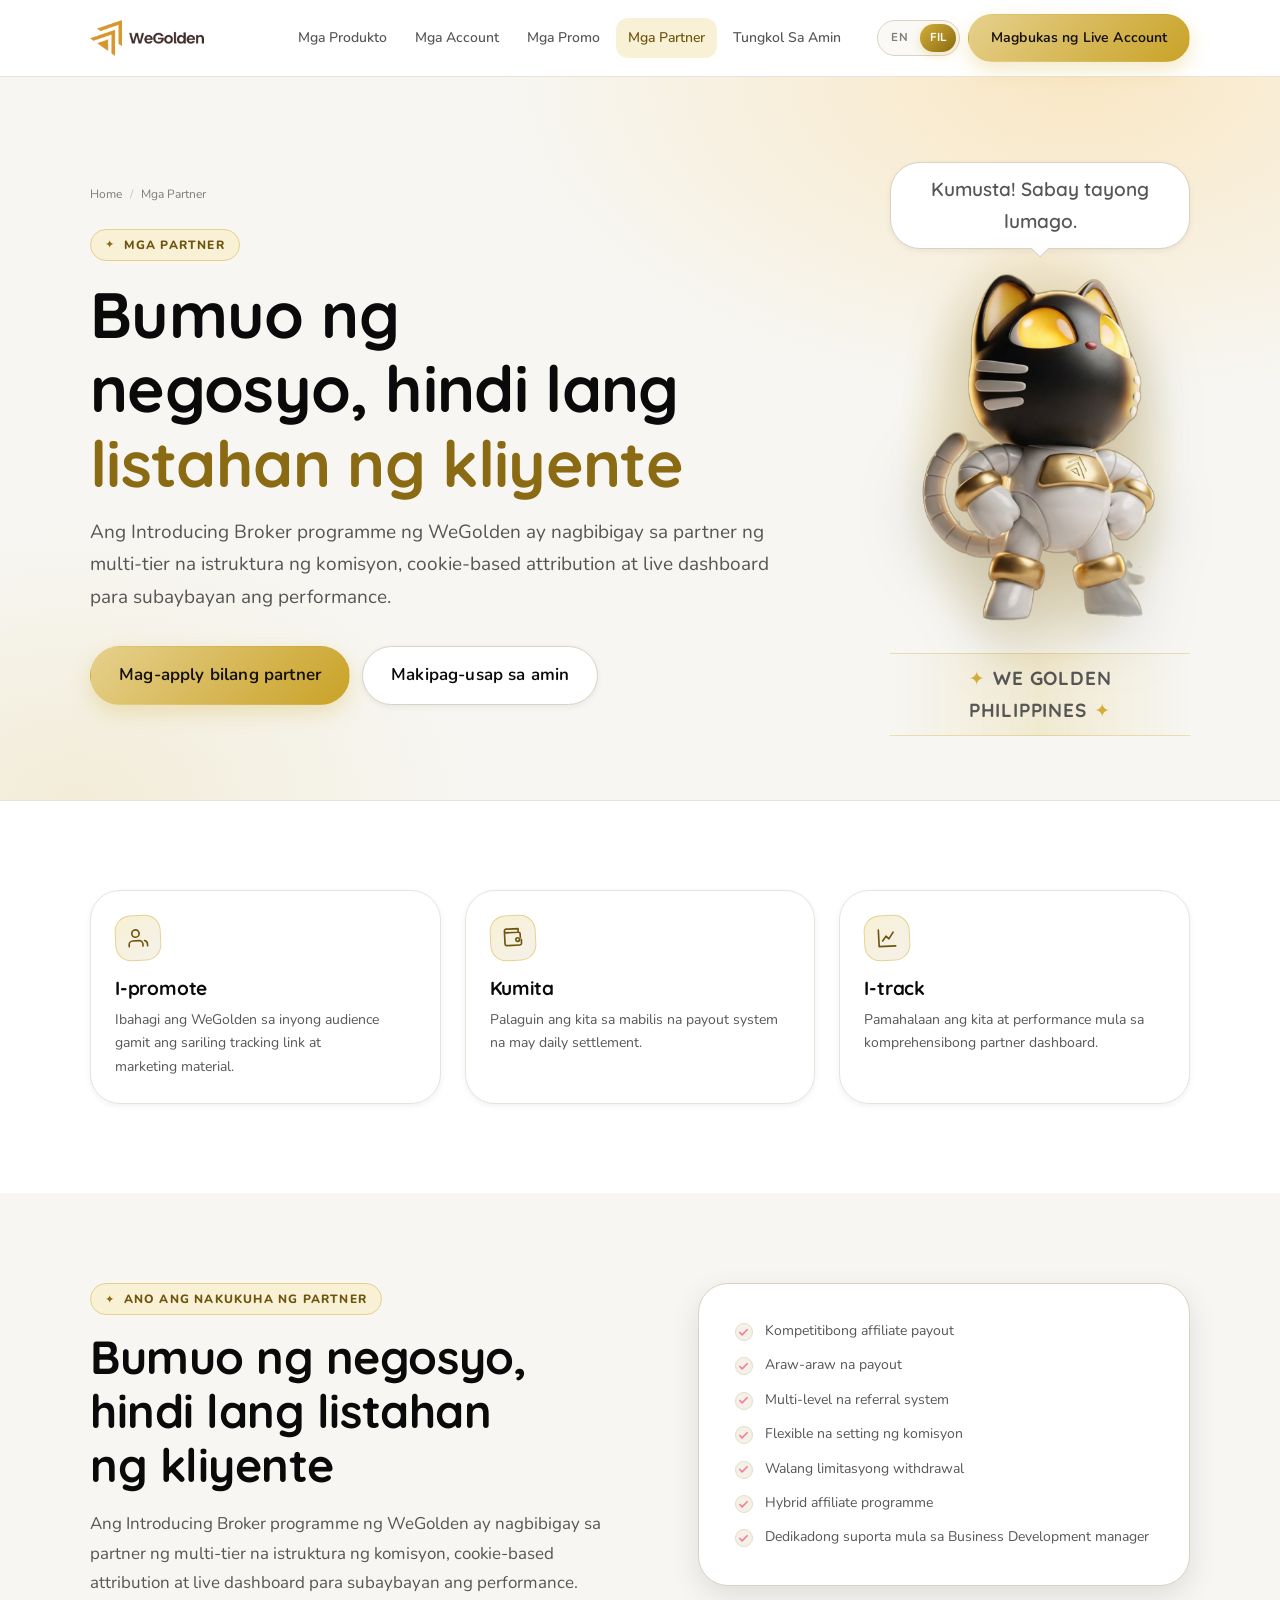
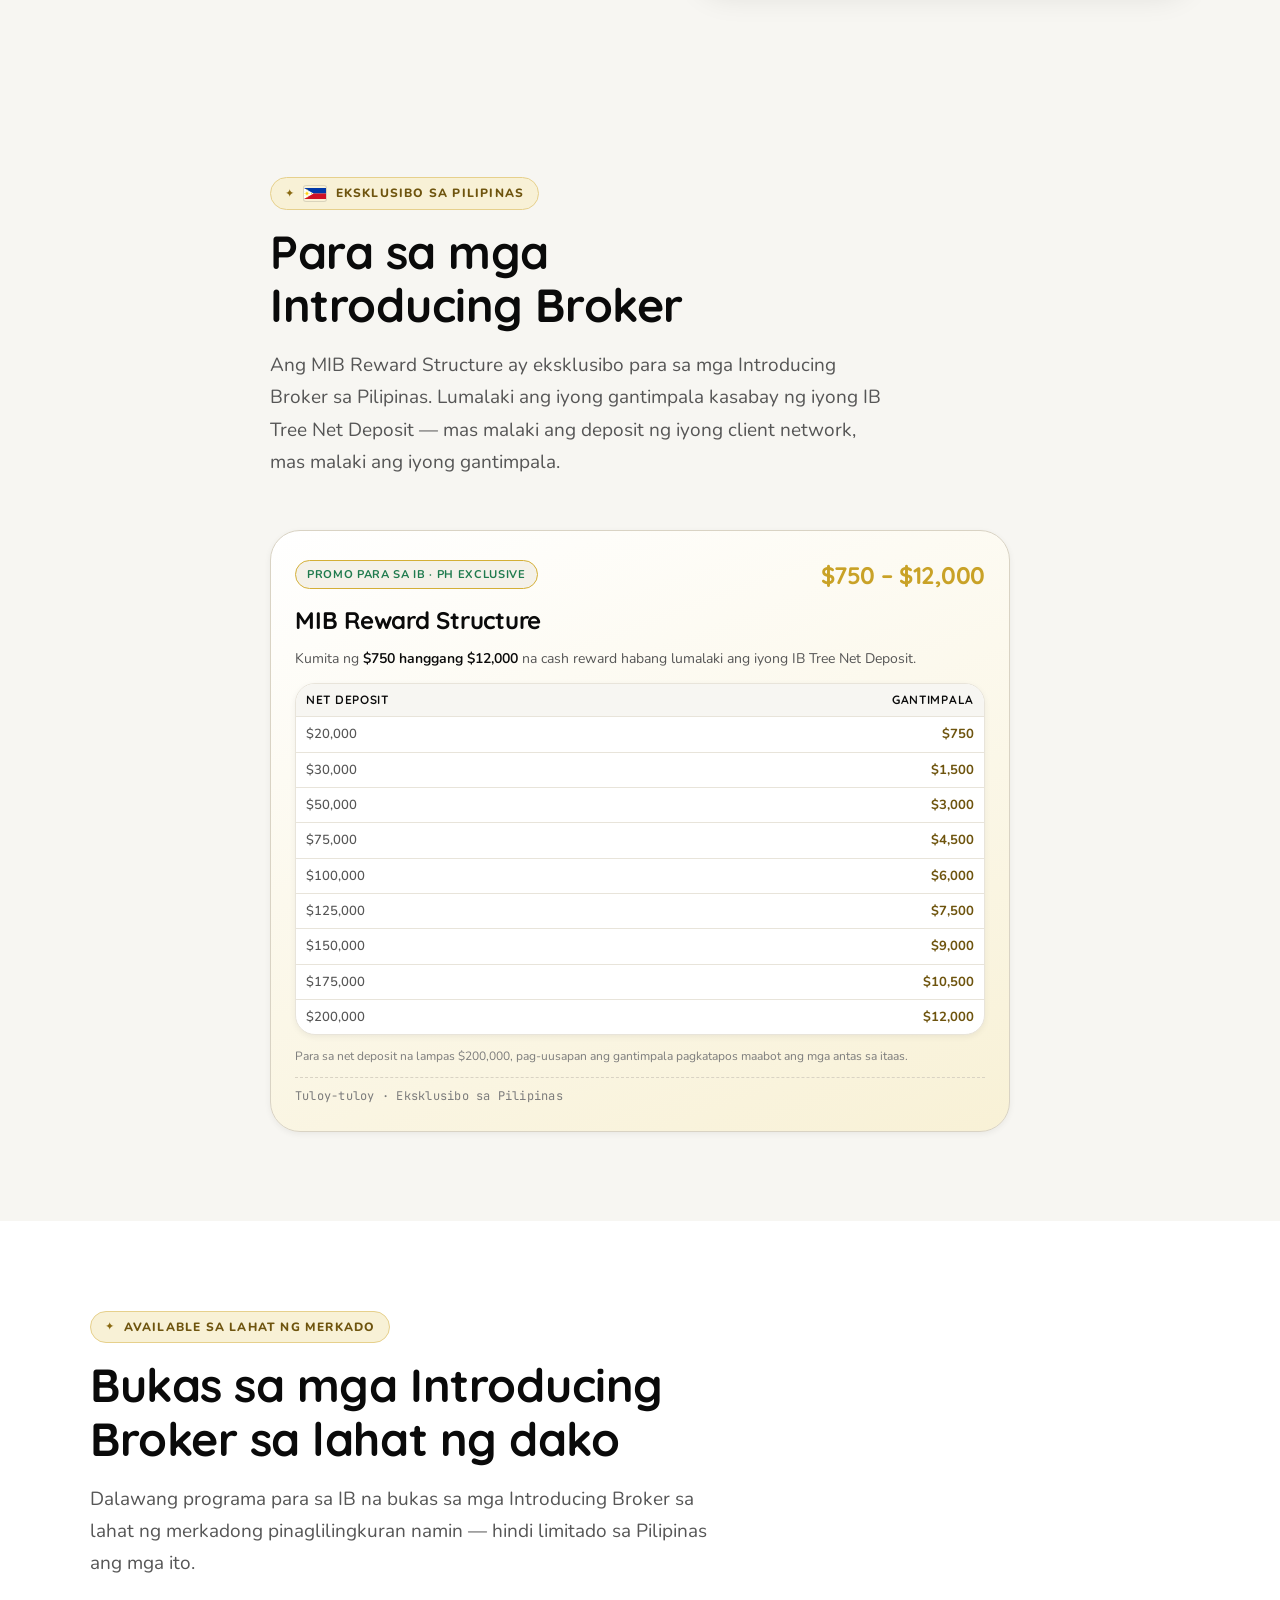
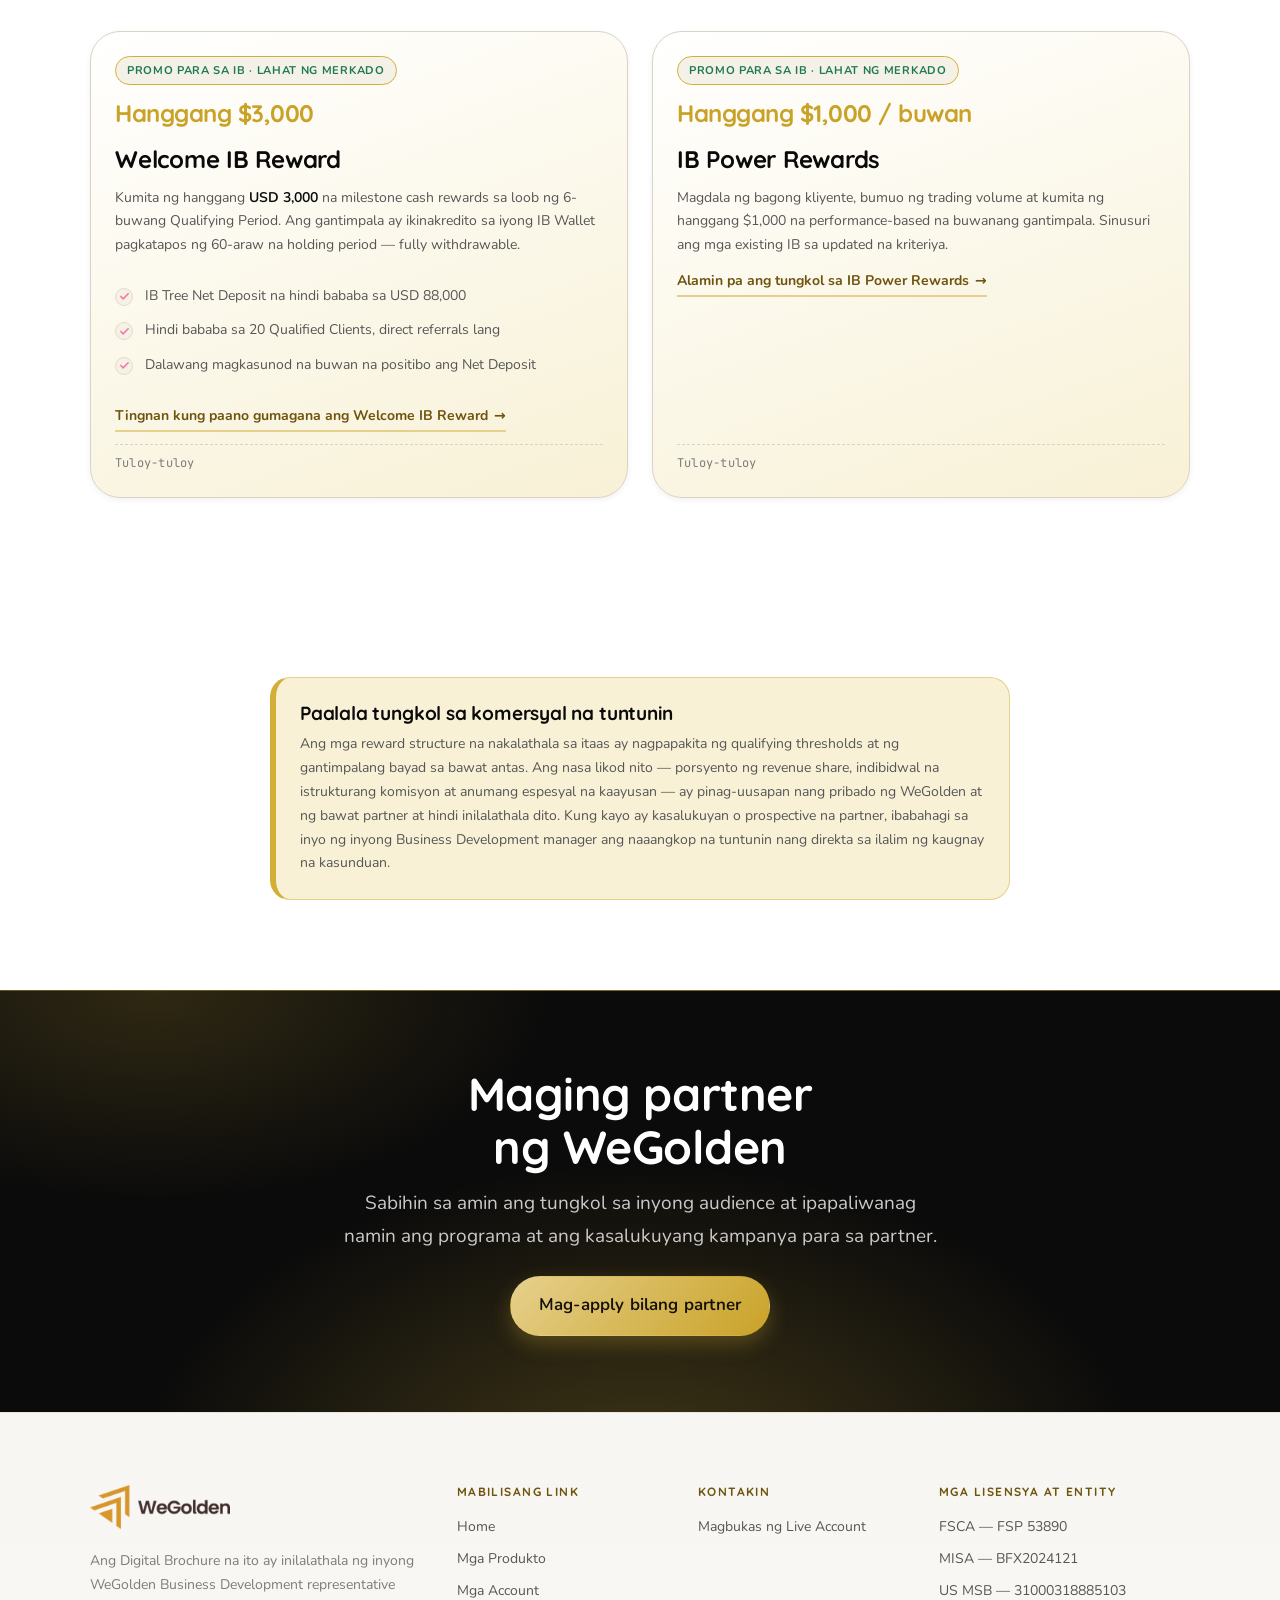
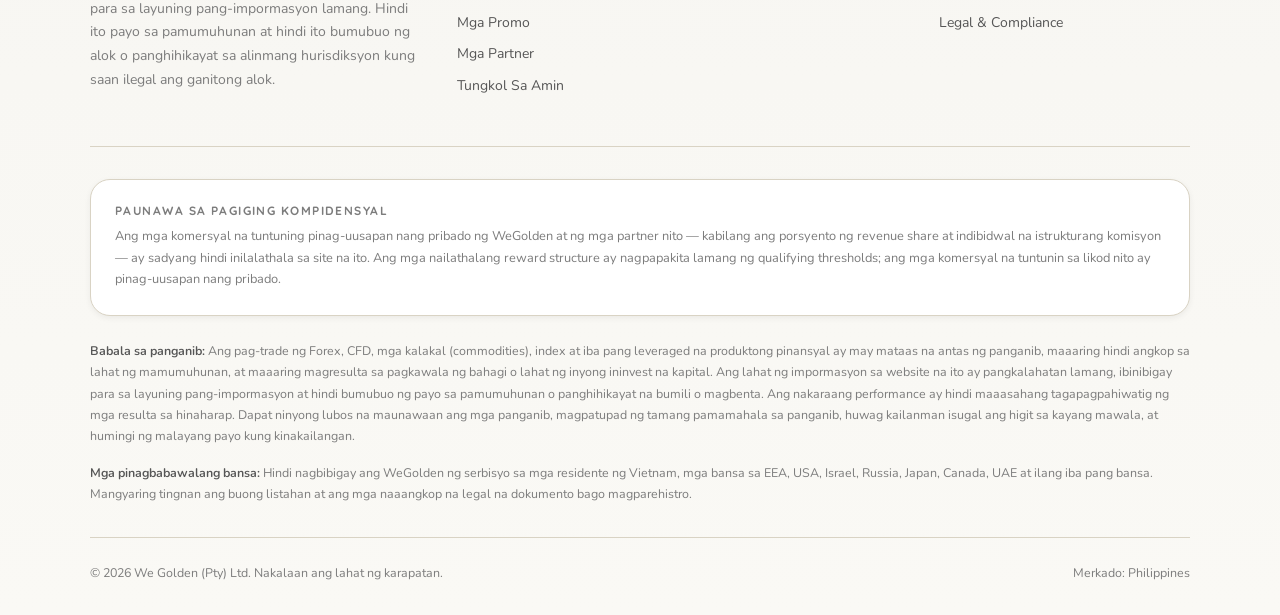
<file: tl/partners.html>
<!DOCTYPE html>
<html lang="tl" dir="ltr">
<head>
    <meta charset="utf-8">
    <meta name="viewport" content="width=device-width, initial-scale=1">
    <title>Mga Partner — WeGolden Philippines</title>
    <meta name="description" content="Join the WeGolden Introducing Broker programme — multi-tier commissions, daily payouts, cookie-based attribution and a live partner dashboard.">
    <meta name="theme-color" content="#FFFFFF">

    <meta property="og:type" content="website">
    <meta property="og:site_name" content="WeGolden Philippines">
    <meta property="og:title" content="Mga Partner — WeGolden Philippines">
    <meta property="og:description" content="Join the WeGolden Introducing Broker programme — multi-tier commissions, daily payouts, cookie-based attribution and a live partner dashboard.">
    <meta property="og:url" content="https://wegolden-philippines.pages.dev/tl/partners.html">
    <meta property="og:locale" content="fil_PH">
    <meta name="twitter:card" content="summary_large_image">

    <link rel="alternate" hreflang="en" href="https://wegolden-philippines.pages.dev/en/partners.html">
    <link rel="alternate" hreflang="tl" href="https://wegolden-philippines.pages.dev/tl/partners.html">
    <link rel="alternate" hreflang="x-default" href="https://wegolden-philippines.pages.dev/en/partners.html">
    <link rel="canonical" href="https://wegolden-philippines.pages.dev/tl/partners.html">

    <link rel="preconnect" href="https://fonts.googleapis.com">
    <link rel="preconnect" href="https://fonts.gstatic.com" crossorigin>
    <link href="https://fonts.googleapis.com/css2?family=Nunito:wght@400;500;600;700;800&family=Quicksand:wght@500;600;700&family=JetBrains+Mono:wght@400;600&display=swap" rel="stylesheet">

    <link rel="stylesheet" href="../assets/css/tokens.css">
    <link rel="stylesheet" href="../assets/css/base.css">
    <link rel="stylesheet" href="../assets/css/layout.css">
    <link rel="stylesheet" href="../assets/css/components.css">
    <link rel="stylesheet" href="../assets/css/pages.css">

    <link rel="icon" href="data:image/svg+xml,<svg xmlns='http://www.w3.org/2000/svg' viewBox='0 0 32 32'><rect width='32' height='32' rx='9' fill='%23FFC65C'/><text x='16' y='23' font-family='Poppins,sans-serif' font-size='19' font-weight='800' text-anchor='middle' fill='%23FFFFFF'>W</text></svg>">

    <script type="application/ld+json">
    {
      "@context": "https://schema.org",
      "@type": "FinancialService",
      "name": "WeGolden Philippines",
      "url": "https://wegolden-philippines.pages.dev",
      "description": "Join the WeGolden Introducing Broker programme — multi-tier commissions, daily payouts, cookie-based attribution and a live partner dashboard.",
      "areaServed": "Philippines",
      "currenciesAccepted": "PHP"
    }
    </script>
</head>
<body class="">
    <a class="skip-link" href="#main">Lumaktaw sa nilalaman</a>
    
  <header class="site-header">
    <div class="container header-inner">
      <a class="logo" href="index.html" aria-label="WeGolden — Home">
        <img class="logo-img" src="../assets/img/wegolden-logo.png" alt="WeGolden" width="724" height="228" decoding="async" />
      </a>

      <nav class="nav" aria-label="Menu">
        <a class="nav-link" href="products.html">Mga Produkto</a><a class="nav-link" href="accounts.html">Mga Account</a><a class="nav-link" href="promotions.html">Mga Promo</a><a class="nav-link" href="partners.html" aria-current="page">Mga Partner</a><a class="nav-link" href="about.html">Tungkol Sa Amin</a>
      </nav>

      <div class="header-actions">
        <div class="lang-switch" role="group" aria-label="Wika">
          <a href="../en/partners.html" hreflang="en" lang="en">EN</a><a href="../tl/partners.html" hreflang="tl" lang="tl" aria-current="true">FIL</a>
        </div>
        <a class="btn btn--primary btn--header" href="https://my.wegolden.com/en/auth/sign-up" target="_blank" rel="noopener">Magbukas ng Live Account</a>
        <button class="menu-toggle" type="button" aria-expanded="false" aria-controls="mobile-nav" aria-label="Menu">
          <svg viewBox="0 0 24 24" fill="none" stroke="currentColor" stroke-width="2" stroke-linecap="round" aria-hidden="true"><line x1="3" y1="6" x2="21" y2="6"/><line x1="3" y1="12" x2="21" y2="12"/><line x1="3" y1="18" x2="21" y2="18"/></svg>
        </button>
      </div>
    </div>

    <div class="mobile-nav" id="mobile-nav">
      <div class="container">
        <ul><li><a href="index.html">Home</a></li><li><a href="products.html">Mga Produkto</a></li><li><a href="accounts.html">Mga Account</a></li><li><a href="promotions.html">Mga Promo</a></li><li><a href="partners.html" aria-current="page">Mga Partner</a></li><li><a href="about.html">Tungkol Sa Amin</a></li></ul>
        <a class="btn btn--primary" href="https://my.wegolden.com/en/auth/sign-up" target="_blank" rel="noopener">Magbukas ng Live Account</a>
      </div>
    </div>
  </header>
    <main id="main">

    <section class="page-hero page-hero--mascot">
      <div class="container">
        <div class="page-hero-layout">
          <div class="page-hero-copy">
        <nav class="crumbs" aria-label="Breadcrumb">
          <a href="index.html">Home</a>
          <span aria-hidden="true">/</span>
          <span aria-current="page">Mga Partner</span>
        </nav>
        <span class="eyebrow">Mga partner</span>
        <h1>Bumuo ng negosyo, hindi lang <em>listahan ng kliyente</em></h1>
        <p class="hero-lead">Ang Introducing Broker programme ng WeGolden ay nagbibigay sa partner ng multi-tier na istruktura ng komisyon, cookie-based attribution at live dashboard para subaybayan ang performance.</p>
        <div class="btn-row">
          <a class="btn btn--primary btn--lg" href="https://wegolden.com/ib/" target="_blank" rel="noopener">Mag-apply bilang partner</a>
          <a class="btn btn--ghost btn--lg" href="https://wegolden.com/ib/" target="_blank" rel="noopener">Makipag-usap sa amin</a>
        </div>
          </div>
        <div class="hero-mascot hero-mascot--page">
          <p class="mascot-bubble">Kumusta! Sabay tayong lumago.</p>
          <div class="mascot-track" aria-hidden="true">
            <img
              class="mascot-img"
              src="../assets/img/wegolden-mascot.png"
              alt=""
              width="738"
              height="1120"
              loading="lazy"
              decoding="async"
            />
          </div>
          <p class="mascot-name">We Golden Philippines</p>
        </div>
        </div>
      </div>
    </section>

    <section class="section">
      <div class="container">
        <div class="grid grid--3">
  <article class="card card--flat">
    
    <div class="card-icon" aria-hidden="true"><svg viewBox="0 0 24 24" fill="none" stroke="currentColor" stroke-width="1.8" stroke-linecap="round" stroke-linejoin="round" aria-hidden="true"><path d="M17 21v-2a4 4 0 0 0-4-4H6a4 4 0 0 0-4 4v2"/><circle cx="9.5" cy="7" r="4"/><path d="M22 21v-2a4 4 0 0 0-3-3.87"/></svg></div>
    <h3>I-promote</h3>
    <p>Ibahagi ang WeGolden sa inyong audience gamit ang sariling tracking link at marketing material.</p>
  </article>
  <article class="card card--flat">
    
    <div class="card-icon" aria-hidden="true"><svg viewBox="0 0 24 24" fill="none" stroke="currentColor" stroke-width="1.8" stroke-linecap="round" stroke-linejoin="round" aria-hidden="true"><path d="M20 12V8a2 2 0 0 0-2-2H5a2 2 0 0 1 0-4h13v4"/><path d="M3 6v12a2 2 0 0 0 2 2h14a2 2 0 0 0 2-2v-4"/><circle cx="17" cy="14" r="2"/></svg></div>
    <h3>Kumita</h3>
    <p>Palaguin ang kita sa mabilis na payout system na may daily settlement.</p>
  </article>
  <article class="card card--flat">
    
    <div class="card-icon" aria-hidden="true"><svg viewBox="0 0 24 24" fill="none" stroke="currentColor" stroke-width="1.8" stroke-linecap="round" stroke-linejoin="round" aria-hidden="true"><path d="M3 3v18h18"/><path d="M7 15l4-5 3 3 5-7"/></svg></div>
    <h3>I-track</h3>
    <p>Pamahalaan ang kita at performance mula sa komprehensibong partner dashboard.</p>
  </article></div>
      </div>
    </section>

    <section class="section section--alt">
      <div class="container">
        <div class="split">
          <div>
            <span class="eyebrow">Ano ang nakukuha ng partner</span>
            <h2>Bumuo ng negosyo, hindi lang listahan ng kliyente</h2>
            <p style="color:var(--text-muted);margin-block-start:var(--sp-4);line-height:1.75">
              Ang Introducing Broker programme ng WeGolden ay nagbibigay sa partner ng multi-tier na istruktura ng komisyon, cookie-based attribution at live dashboard para subaybayan ang performance.
            </p>
          </div>
          <div class="split-panel">
            
  <ul class="feature-list">
    <li>Kompetitibong affiliate payout</li><li>Araw-araw na payout</li><li>Multi-level na referral system</li><li>Flexible na setting ng komisyon</li><li>Walang limitasyong withdrawal</li><li>Hybrid affiliate programme</li><li>Dedikadong suporta mula sa Business Development manager</li>
  </ul>
          </div>
        </div>
      </div>
    </section>

    <section class="section section--alt" id="mib-reward-structure">
      <div class="container container--narrow">
        <div class="section-head">
          <span class="eyebrow"><img class="eyebrow-flag" src="../assets/img/flag-ph.svg" alt="Watawat ng Pilipinas" width="22" height="15" />Eksklusibo sa Pilipinas</span>
          <h2>Para sa mga Introducing Broker</h2>
          <p>Ang MIB Reward Structure ay eksklusibo para sa mga Introducing Broker sa Pilipinas. Lumalaki ang iyong gantimpala kasabay ng iyong IB Tree Net Deposit &mdash; mas malaki ang deposit ng iyong client network, mas malaki ang iyong gantimpala.</p>
        </div>
        <article class="promo-card promo-card--featured">
          <div class="promo-top">
            <span class="badge badge--ib">Promo para sa IB &middot; PH exclusive</span>
            <span class="promo-highlight">$750 &ndash; $12,000</span>
          </div>
          <h3>MIB Reward Structure</h3>
          <p>Kumita ng <strong>$750 hanggang $12,000</strong> na cash reward habang lumalaki ang iyong IB Tree Net Deposit.</p>
          <div class="table-wrap table-wrap--paper mib-tiers">
            <table>
              <caption class="visually-hidden">MIB Reward Structure ayon sa IB Tree Net Deposit &mdash; eksklusibo sa Pilipinas</caption>
              <thead>
                <tr><th scope="col">Net deposit</th><th scope="col">Gantimpala</th></tr>
              </thead>
              <tbody>
                <tr><td>$20,000</td><td><strong>$750</strong></td></tr>
                <tr><td>$30,000</td><td><strong>$1,500</strong></td></tr>
                <tr><td>$50,000</td><td><strong>$3,000</strong></td></tr>
                <tr><td>$75,000</td><td><strong>$4,500</strong></td></tr>
                <tr><td>$100,000</td><td><strong>$6,000</strong></td></tr>
                <tr><td>$125,000</td><td><strong>$7,500</strong></td></tr>
                <tr><td>$150,000</td><td><strong>$9,000</strong></td></tr>
                <tr><td>$175,000</td><td><strong>$10,500</strong></td></tr>
                <tr><td>$200,000</td><td><strong>$12,000</strong></td></tr>
              </tbody>
            </table>
          </div>
          <p class="mib-tiers-note">Para sa net deposit na lampas $200,000, pag-uusapan ang gantimpala pagkatapos maabot ang mga antas sa itaas.</p>
          <div class="promo-period num">Tuloy-tuloy &middot; Eksklusibo sa Pilipinas</div>
        </article>
      </div>
    </section>

    <section class="section" id="ib-rewards-all-markets">
      <div class="container">
        <div class="section-head">
          <span class="eyebrow">Available sa lahat ng merkado</span>
          <h2>Bukas sa mga Introducing Broker sa lahat ng dako</h2>
          <p>Dalawang programa para sa IB na bukas sa mga Introducing Broker sa lahat ng merkadong pinaglilingkuran namin &mdash; hindi limitado sa Pilipinas ang mga ito.</p>
        </div>
        <div class="grid grid--2">
          <article class="promo-card promo-card--featured">
            <div class="promo-top">
              <span class="badge badge--ib">Promo para sa IB &middot; lahat ng merkado</span>
              <span class="promo-highlight">Hanggang $3,000</span>
            </div>
            <h3>Welcome IB Reward</h3>
            <p>Kumita ng hanggang <strong>USD 3,000</strong> na milestone cash rewards sa loob ng 6-buwang Qualifying Period. Ang gantimpala ay ikinakredito sa iyong IB Wallet pagkatapos ng 60-araw na holding period &mdash; fully withdrawable.</p>
            <ul class="feature-list" style="margin-block-start:var(--sp-4)">
              <li>IB Tree Net Deposit na hindi bababa sa USD 88,000</li>
              <li>Hindi bababa sa 20 Qualified Clients, direct referrals lang</li>
              <li>Dalawang magkasunod na buwan na positibo ang Net Deposit</li>
            </ul>
            <a class="card-link" href="promotions.html" style="margin-block-start:var(--sp-4)">Tingnan kung paano gumagana ang Welcome IB Reward</a>
            <div class="promo-period num">Tuloy-tuloy</div>
          </article>
          <article class="promo-card">
            <div class="promo-top">
              <span class="badge badge--ib">Promo para sa IB &middot; lahat ng merkado</span>
              <span class="promo-highlight">Hanggang $1,000 / buwan</span>
            </div>
            <h3>IB Power Rewards</h3>
            <p>Magdala ng bagong kliyente, bumuo ng trading volume at kumita ng hanggang $1,000 na performance-based na buwanang gantimpala. Sinusuri ang mga existing IB sa updated na kriteriya.</p>
            <a class="card-link" href="https://wegolden.com/ib-power-rewards/" target="_blank" rel="noopener">Alamin pa ang tungkol sa IB Power Rewards</a>
            <div class="promo-period num">Tuloy-tuloy</div>
          </article>
        </div>
      </div>
    </section>

    <section class="section">
      <div class="container container--narrow">
        
  <div class="callout">
    <h3>Paalala tungkol sa komersyal na tuntunin</h3>
    <p>Ang mga reward structure na nakalathala sa itaas ay nagpapakita ng qualifying thresholds at ng gantimpalang bayad sa bawat antas. Ang nasa likod nito — porsyento ng revenue share, indibidwal na istrukturang komisyon at anumang espesyal na kaayusan — ay pinag-uusapan nang pribado ng WeGolden at ng bawat partner at hindi inilalathala dito. Kung kayo ay kasalukuyan o prospective na partner, ibabahagi sa inyo ng inyong Business Development manager ang naaangkop na tuntunin nang direkta sa ilalim ng kaugnay na kasunduan.</p>
  </div>
      </div>
    </section>

    
  <section class="cta-band">
    <div class="container container--narrow">
      <h2>Maging partner ng WeGolden</h2>
      <p>Sabihin sa amin ang tungkol sa inyong audience at ipapaliwanag namin ang programa at ang kasalukuyang kampanya para sa partner.</p>
      <div class="btn-row"><a class="btn btn--primary btn--lg" href="https://wegolden.com/ib/" target="_blank" rel="noopener">Mag-apply bilang partner</a></div>
    </div>
  </section>
    </main>
    
  <footer class="site-footer">
    <div class="container">
      <div class="footer-grid">
        <div class="footer-brand">
          <a class="logo logo--footer" href="index.html">
            <img class="logo-img" src="../assets/img/wegolden-logo.png" alt="WeGolden" width="724" height="228" loading="lazy" decoding="async" />
          </a>
          <p>Ang Digital Brochure na ito ay inilalathala ng inyong WeGolden Business Development representative para sa layuning pang-impormasyon lamang. Hindi ito payo sa pamumuhunan at hindi ito bumubuo ng alok o panghihikayat sa alinmang hurisdiksyon kung saan ilegal ang ganitong alok.</p>
        </div>

        <div class="footer-col">
          <h4>Mabilisang link</h4>
          <ul><li><a href="index.html">Home</a></li><li><a href="products.html">Mga Produkto</a></li><li><a href="accounts.html">Mga Account</a></li><li><a href="promotions.html">Mga Promo</a></li><li><a href="partners.html">Mga Partner</a></li><li><a href="about.html">Tungkol Sa Amin</a></li></ul>
        </div>

        <div class="footer-col">
          <h4>Kontakin</h4>
          <ul>
            <li><a href="https://my.wegolden.com/en/auth/sign-up" target="_blank" rel="noopener">Magbukas ng Live Account</a></li>
          </ul>
        </div>

        <div class="footer-col">
          <h4>Mga lisensya at entity</h4>
          <ul>
            <li><a href="https://wegolden.com/licenses/" target="_blank" rel="noopener">FSCA — FSP 53890</a></li>
            <li><a href="https://wegolden.com/licenses/" target="_blank" rel="noopener">MISA — BFX2024121</a></li>
            <li><a href="https://wegolden.com/licenses/" target="_blank" rel="noopener">US MSB — 31000318885103</a></li>
            <li><a href="https://wegolden.com/legal-compliance/" target="_blank" rel="noopener">Legal &amp; Compliance</a></li>
          </ul>
        </div>
      </div>

      <div class="footer-note">
        <h4>Paunawa sa pagiging kompidensyal</h4>
        <p>Ang mga komersyal na tuntuning pinag-uusapan nang pribado ng WeGolden at ng mga partner nito — kabilang ang porsyento ng revenue share at indibidwal na istrukturang komisyon — ay sadyang hindi inilalathala sa site na ito. Ang mga nailathalang reward structure ay nagpapakita lamang ng qualifying thresholds; ang mga komersyal na tuntunin sa likod nito ay pinag-uusapan nang pribado.</p>
      </div>

      <div class="footer-legal">
        <p><strong>Babala sa panganib:</strong> Ang pag-trade ng Forex, CFD, mga kalakal (commodities), index at iba pang leveraged na produktong pinansyal ay may mataas na antas ng panganib, maaaring hindi angkop sa lahat ng mamumuhunan, at maaaring magresulta sa pagkawala ng bahagi o lahat ng inyong ininvest na kapital. Ang lahat ng impormasyon sa website na ito ay pangkalahatan lamang, ibinibigay para sa layuning pang-impormasyon at hindi bumubuo ng payo sa pamumuhunan o panghihikayat na bumili o magbenta. Ang nakaraang performance ay hindi maaasahang tagapagpahiwatig ng mga resulta sa hinaharap. Dapat ninyong lubos na maunawaan ang mga panganib, magpatupad ng tamang pamamahala sa panganib, huwag kailanman isugal ang higit sa kayang mawala, at humingi ng malayang payo kung kinakailangan.</p>
        <p><strong>Mga pinagbabawalang bansa:</strong> Hindi nagbibigay ang WeGolden ng serbisyo sa mga residente ng Vietnam, mga bansa sa EEA, USA, Israel, Russia, Japan, Canada, UAE at ilang iba pang bansa. Mangyaring tingnan ang buong listahan at ang mga naaangkop na legal na dokumento bago magparehistro.</p>
        
      </div>

      <div class="footer-bottom">
        <span>© 2026 We Golden (Pty) Ltd. Nakalaan ang lahat ng karapatan.</span>
        <span class="num">Merkado: Philippines</span>
      </div>
    </div>
  </footer>
    <script src="../assets/js/main.js" defer></script>
</body>
</html>
</file>
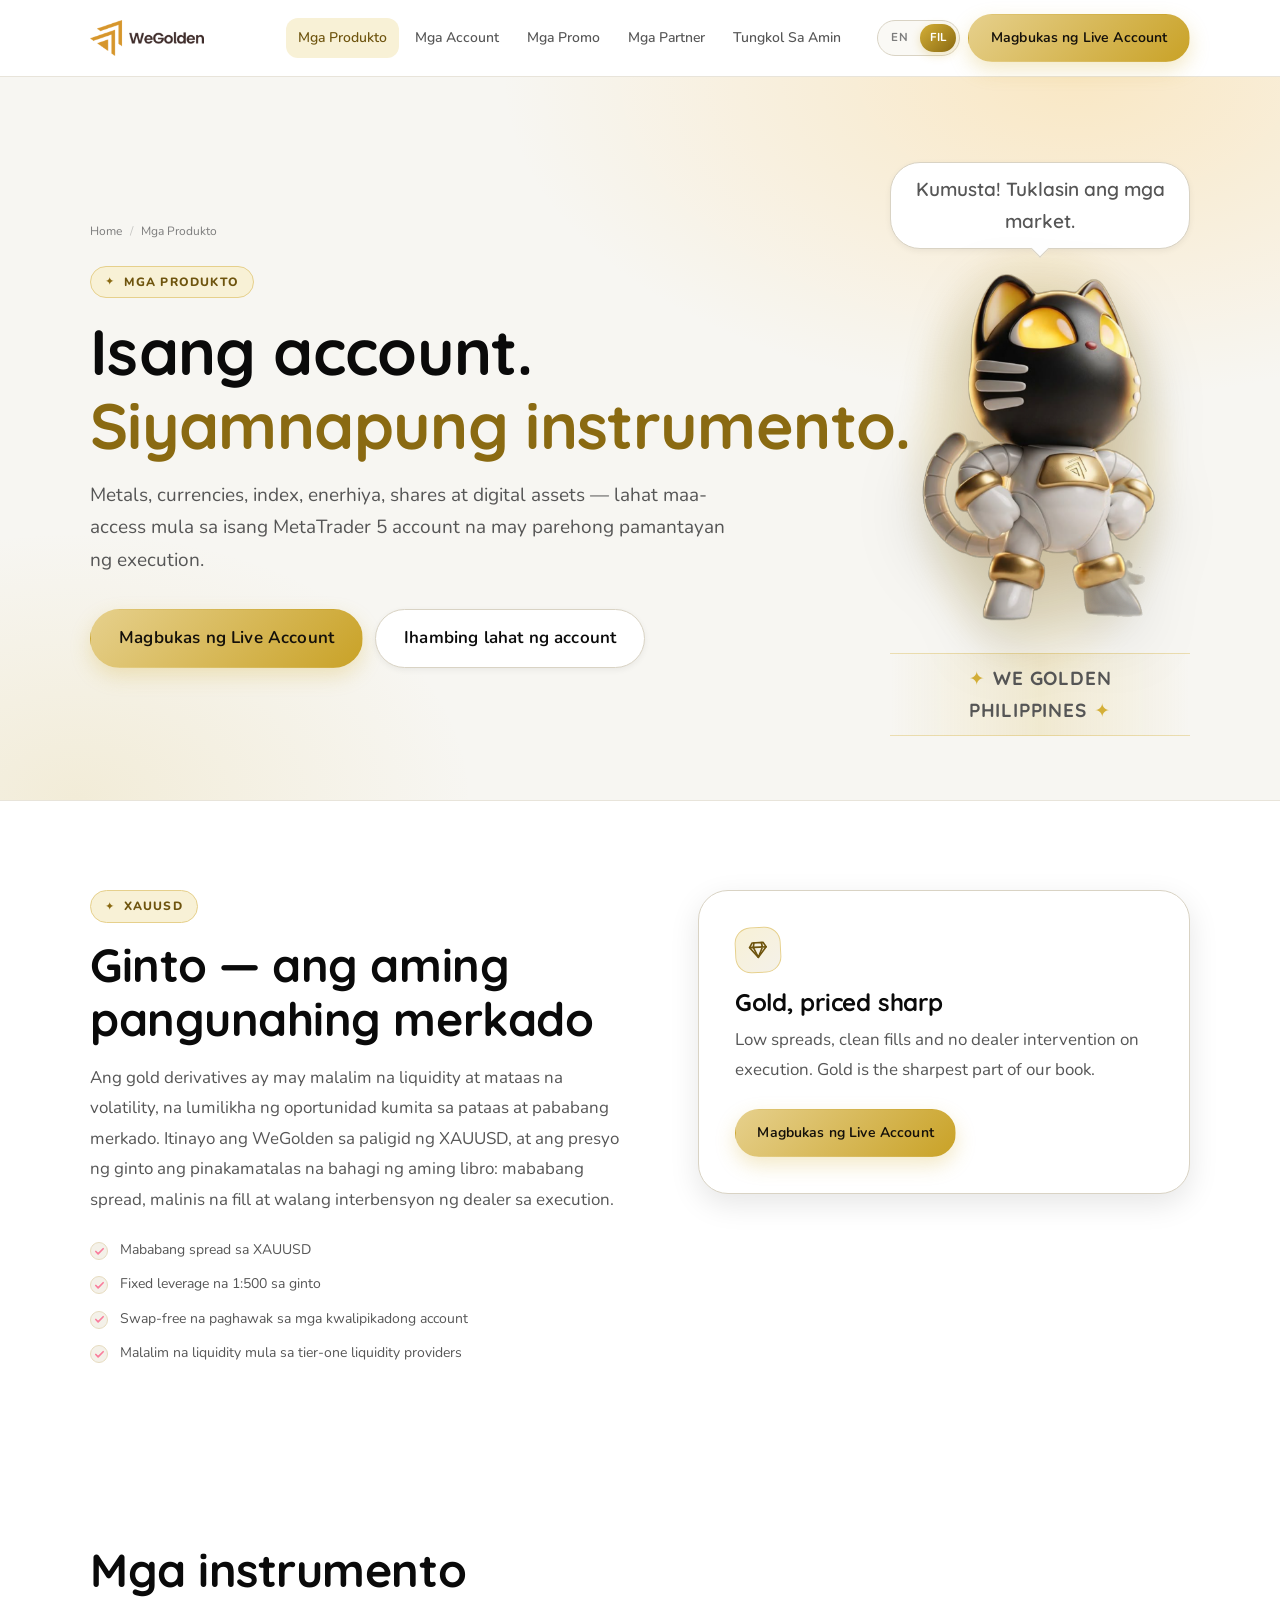
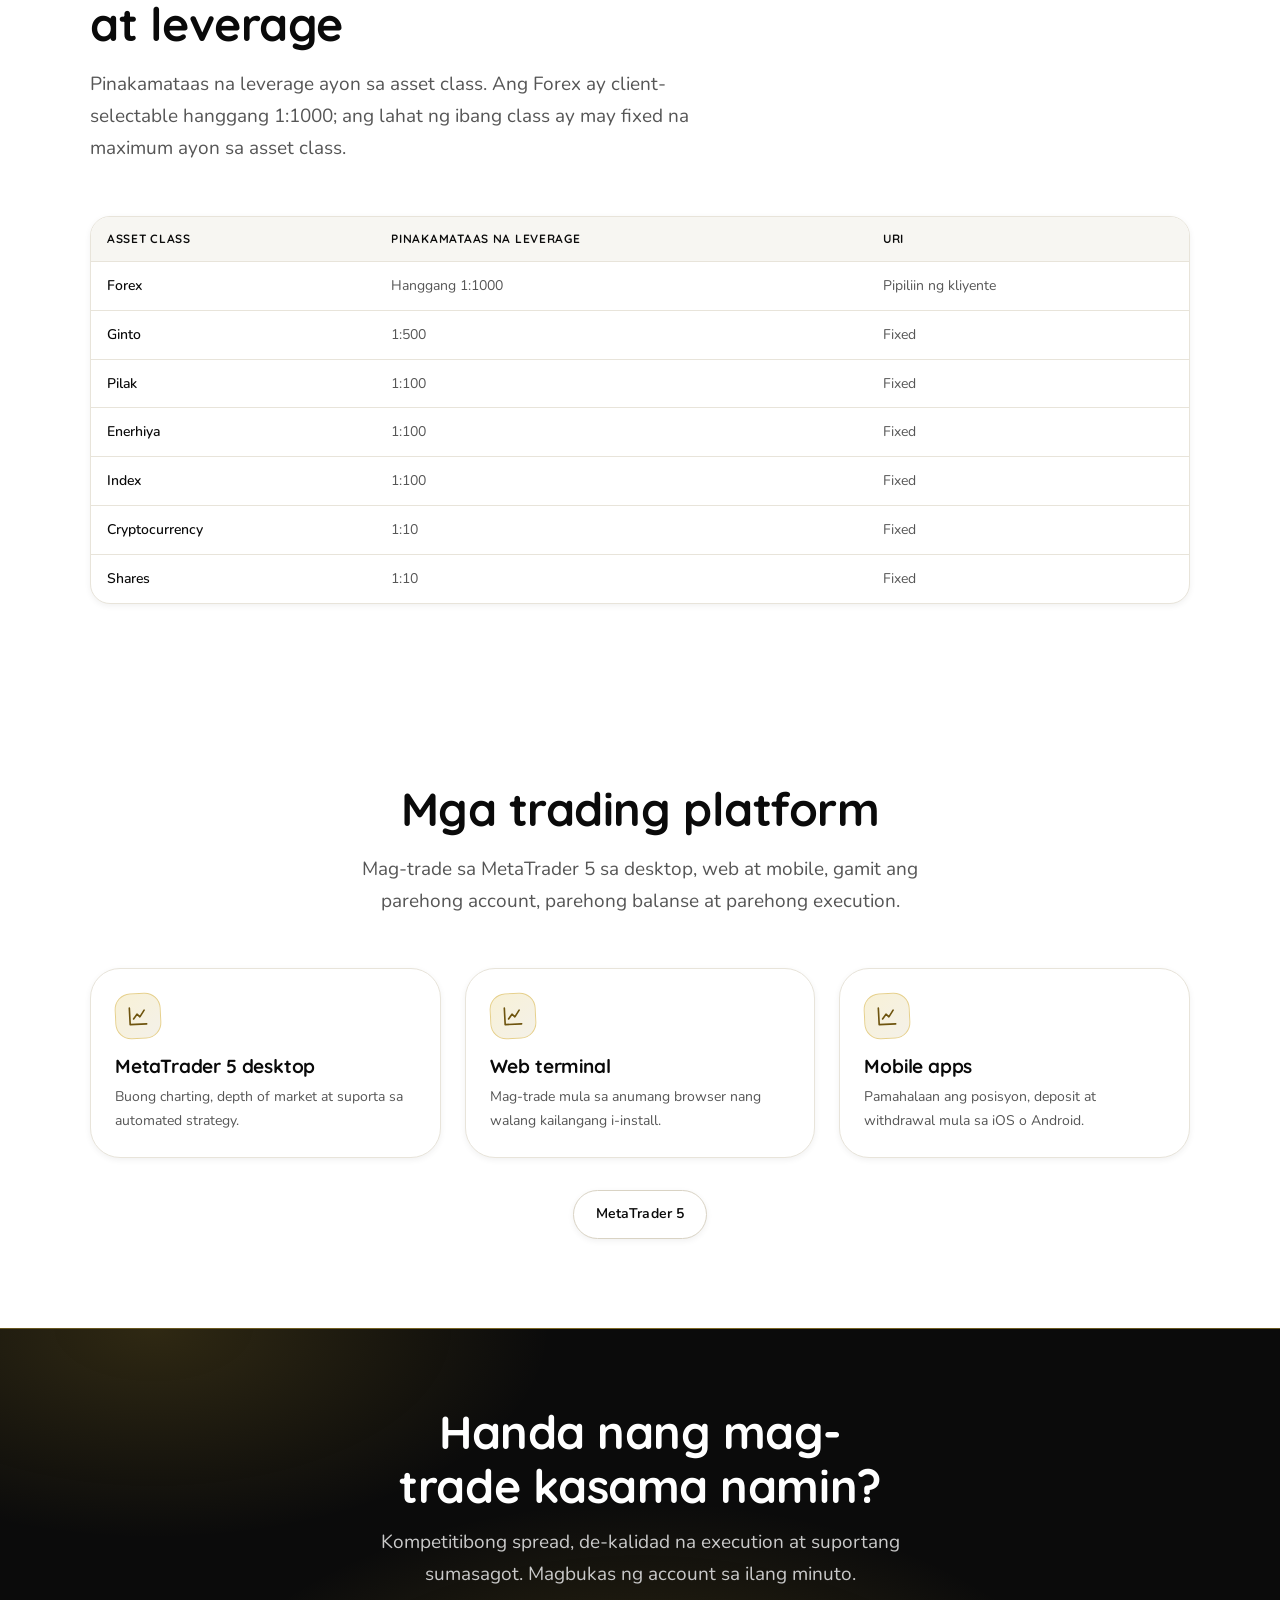
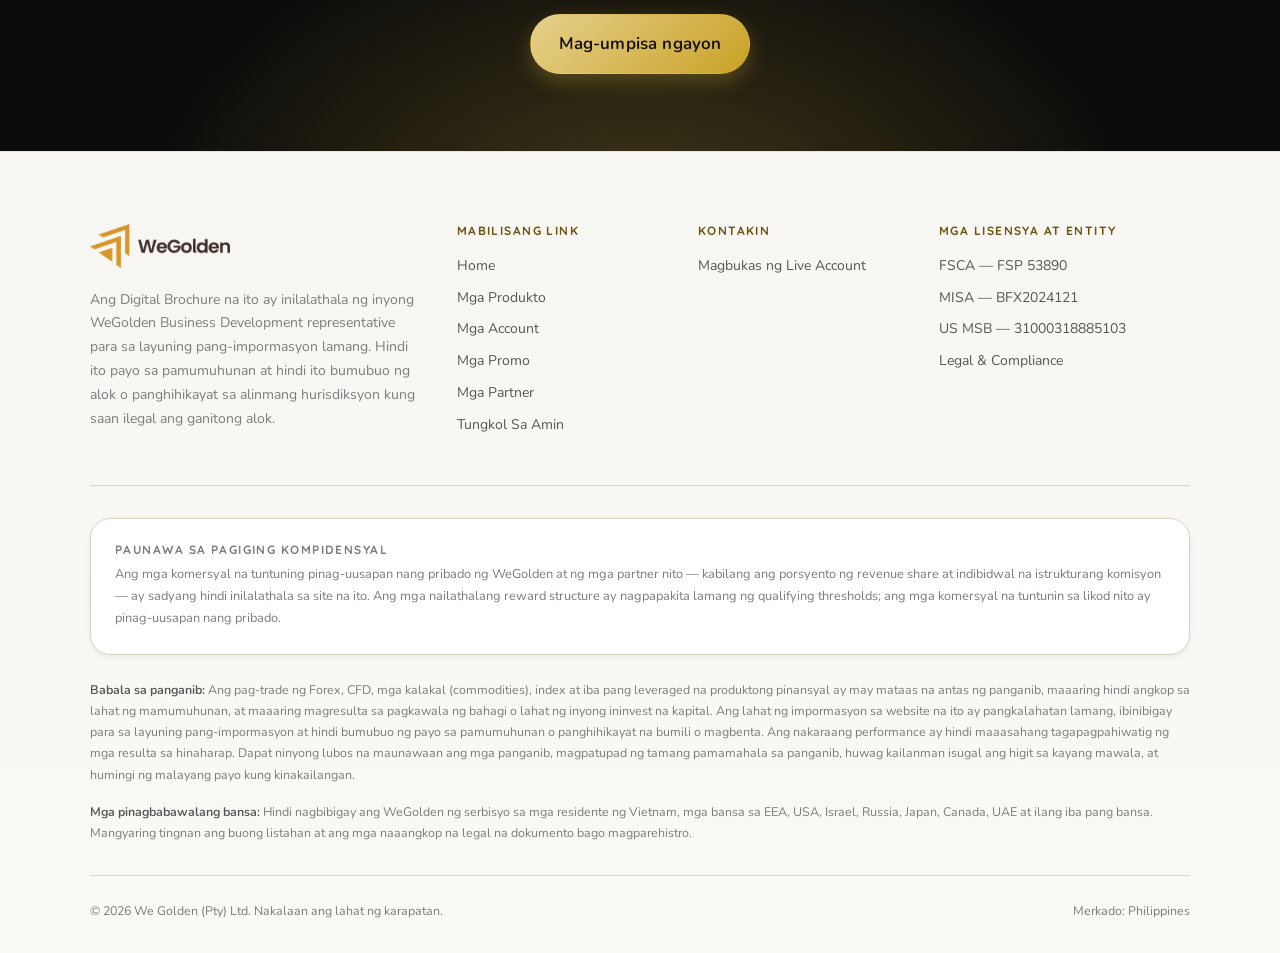
<file: tl/products.html>
<!DOCTYPE html>
<html lang="tl" dir="ltr">
<head>
    <meta charset="utf-8">
    <meta name="viewport" content="width=device-width, initial-scale=1">
    <title>Mga Produkto — WeGolden Philippines</title>
    <meta name="description" content="Trade gold, forex, indices, energies, shares and crypto on MetaTrader 5 with WeGolden Philippines. Leverage up to 1:1000 on FX.">
    <meta name="theme-color" content="#FFFFFF">

    <meta property="og:type" content="website">
    <meta property="og:site_name" content="WeGolden Philippines">
    <meta property="og:title" content="Mga Produkto — WeGolden Philippines">
    <meta property="og:description" content="Trade gold, forex, indices, energies, shares and crypto on MetaTrader 5 with WeGolden Philippines. Leverage up to 1:1000 on FX.">
    <meta property="og:url" content="https://wegolden-philippines.pages.dev/tl/products.html">
    <meta property="og:locale" content="fil_PH">
    <meta name="twitter:card" content="summary_large_image">

    <link rel="alternate" hreflang="en" href="https://wegolden-philippines.pages.dev/en/products.html">
    <link rel="alternate" hreflang="tl" href="https://wegolden-philippines.pages.dev/tl/products.html">
    <link rel="alternate" hreflang="x-default" href="https://wegolden-philippines.pages.dev/en/products.html">
    <link rel="canonical" href="https://wegolden-philippines.pages.dev/tl/products.html">

    <link rel="preconnect" href="https://fonts.googleapis.com">
    <link rel="preconnect" href="https://fonts.gstatic.com" crossorigin>
    <link href="https://fonts.googleapis.com/css2?family=Nunito:wght@400;500;600;700;800&family=Quicksand:wght@500;600;700&family=JetBrains+Mono:wght@400;600&display=swap" rel="stylesheet">

    <link rel="stylesheet" href="../assets/css/tokens.css">
    <link rel="stylesheet" href="../assets/css/base.css">
    <link rel="stylesheet" href="../assets/css/layout.css">
    <link rel="stylesheet" href="../assets/css/components.css">
    <link rel="stylesheet" href="../assets/css/pages.css">

    <link rel="icon" href="data:image/svg+xml,<svg xmlns='http://www.w3.org/2000/svg' viewBox='0 0 32 32'><rect width='32' height='32' rx='9' fill='%23FFC65C'/><text x='16' y='23' font-family='Poppins,sans-serif' font-size='19' font-weight='800' text-anchor='middle' fill='%23FFFFFF'>W</text></svg>">

    <script type="application/ld+json">
    {
      "@context": "https://schema.org",
      "@type": "FinancialService",
      "name": "WeGolden Philippines",
      "url": "https://wegolden-philippines.pages.dev",
      "description": "Trade gold, forex, indices, energies, shares and crypto on MetaTrader 5 with WeGolden Philippines. Leverage up to 1:1000 on FX.",
      "areaServed": "Philippines",
      "currenciesAccepted": "PHP"
    }
    </script>
</head>
<body class="">
    <a class="skip-link" href="#main">Lumaktaw sa nilalaman</a>
    
  <header class="site-header">
    <div class="container header-inner">
      <a class="logo" href="index.html" aria-label="WeGolden — Home">
        <img class="logo-img" src="../assets/img/wegolden-logo.png" alt="WeGolden" width="724" height="228" decoding="async" />
      </a>

      <nav class="nav" aria-label="Menu">
        <a class="nav-link" href="products.html" aria-current="page">Mga Produkto</a><a class="nav-link" href="accounts.html">Mga Account</a><a class="nav-link" href="promotions.html">Mga Promo</a><a class="nav-link" href="partners.html">Mga Partner</a><a class="nav-link" href="about.html">Tungkol Sa Amin</a>
      </nav>

      <div class="header-actions">
        <div class="lang-switch" role="group" aria-label="Wika">
          <a href="../en/products.html" hreflang="en" lang="en">EN</a><a href="../tl/products.html" hreflang="tl" lang="tl" aria-current="true">FIL</a>
        </div>
        <a class="btn btn--primary btn--header" href="https://my.wegolden.com/en/auth/sign-up" target="_blank" rel="noopener">Magbukas ng Live Account</a>
        <button class="menu-toggle" type="button" aria-expanded="false" aria-controls="mobile-nav" aria-label="Menu">
          <svg viewBox="0 0 24 24" fill="none" stroke="currentColor" stroke-width="2" stroke-linecap="round" aria-hidden="true"><line x1="3" y1="6" x2="21" y2="6"/><line x1="3" y1="12" x2="21" y2="12"/><line x1="3" y1="18" x2="21" y2="18"/></svg>
        </button>
      </div>
    </div>

    <div class="mobile-nav" id="mobile-nav">
      <div class="container">
        <ul><li><a href="index.html">Home</a></li><li><a href="products.html" aria-current="page">Mga Produkto</a></li><li><a href="accounts.html">Mga Account</a></li><li><a href="promotions.html">Mga Promo</a></li><li><a href="partners.html">Mga Partner</a></li><li><a href="about.html">Tungkol Sa Amin</a></li></ul>
        <a class="btn btn--primary" href="https://my.wegolden.com/en/auth/sign-up" target="_blank" rel="noopener">Magbukas ng Live Account</a>
      </div>
    </div>
  </header>
    <main id="main">

    <section class="page-hero page-hero--mascot">
      <div class="container">
        <div class="page-hero-layout">
          <div class="page-hero-copy">
        <nav class="crumbs" aria-label="Breadcrumb">
          <a href="index.html">Home</a>
          <span aria-hidden="true">/</span>
          <span aria-current="page">Mga Produkto</span>
        </nav>
        <span class="eyebrow">Mga produkto</span>
        <h1>Isang account. <em>Siyamnapung instrumento.</em></h1>
        <p class="hero-lead">Metals, currencies, index, enerhiya, shares at digital assets — lahat maa-access mula sa isang MetaTrader 5 account na may parehong pamantayan ng execution.</p>
        <div class="btn-row">
          <a class="btn btn--primary btn--lg" href="https://my.wegolden.com/en/auth/sign-up" target="_blank" rel="noopener">Magbukas ng Live Account</a>
          <a class="btn btn--ghost btn--lg" href="accounts.html">Ihambing lahat ng account</a>
        </div>
          </div>
        <div class="hero-mascot hero-mascot--page">
          <p class="mascot-bubble">Kumusta! Tuklasin ang mga market.</p>
          <div class="mascot-track" aria-hidden="true">
            <img
              class="mascot-img"
              src="../assets/img/wegolden-mascot.png"
              alt=""
              width="738"
              height="1120"
              loading="lazy"
              decoding="async"
            />
          </div>
          <p class="mascot-name">We Golden Philippines</p>
        </div>
        </div>
      </div>
    </section>

    <section class="section">
      <div class="container">
        <div class="split">
          <div>
            <span class="eyebrow">XAUUSD</span>
            <h2>Ginto — ang aming pangunahing merkado</h2>
            <div class="prose" style="margin-block-start:var(--sp-4)">
              <p>Ang gold derivatives ay may malalim na liquidity at mataas na volatility, na lumilikha ng oportunidad kumita sa pataas at pababang merkado. Itinayo ang WeGolden sa paligid ng XAUUSD, at ang presyo ng ginto ang pinakamatalas na bahagi ng aming libro: mababang spread, malinis na fill at walang interbensyon ng dealer sa execution.</p>
            </div>
            <div style="margin-block-start:var(--sp-5)">
              
  <ul class="feature-list">
    <li>Mababang spread sa XAUUSD</li><li>Fixed leverage na 1:500 sa ginto</li><li>Swap-free na paghawak sa mga kwalipikadong account</li><li>Malalim na liquidity mula sa tier-one liquidity providers</li>
  </ul>
            </div>
          </div>
          <div class="split-panel">
            <div class="card-icon" aria-hidden="true"><svg viewBox="0 0 24 24" fill="none" stroke="currentColor" stroke-width="1.8" stroke-linecap="round" stroke-linejoin="round" aria-hidden="true"><path d="M3 9l3-5h12l3 5-9 11z"/><path d="M3 9h18M8 4l-1 5 5 11 5-11-1-5"/></svg></div>
            <h3 style="margin-block:var(--sp-4) var(--sp-2)">Gold, priced sharp</h3>
            <p style="color:var(--text-muted);line-height:1.75">
              Low spreads, clean fills and no dealer intervention on execution. Gold is the sharpest part of our book.
            </p>
            <div class="btn-row" style="margin-block-start:var(--sp-5)">
              <a class="btn btn--primary" href="https://my.wegolden.com/en/auth/sign-up" target="_blank" rel="noopener">Magbukas ng Live Account</a>
            </div>
          </div>
        </div>
      </div>
    </section>

    <section class="section section--paper">
      <div class="container">
        
  <div class="section-head">
    
    <h2>Mga instrumento at leverage</h2>
    <p>Pinakamataas na leverage ayon sa asset class. Ang Forex ay client-selectable hanggang 1:1000; ang lahat ng ibang class ay may fixed na maximum ayon sa asset class.</p>
  </div>
        
  <div class="table-wrap table-wrap--paper">
    <table>
      <caption class="visually-hidden">Mga instrumento at leverage</caption>
      <thead>
        <tr><th scope="col">Asset class</th><th scope="col">Pinakamataas na leverage</th><th scope="col">Uri</th></tr>
      </thead>
      <tbody>
        <tr><th scope="row" style="text-align:start;font-weight:550;color:inherit">Forex</th><td>Hanggang 1:1000</td><td>Pipiliin ng kliyente</td></tr><tr><th scope="row" style="text-align:start;font-weight:550;color:inherit">Ginto</th><td>1:500</td><td>Fixed</td></tr><tr><th scope="row" style="text-align:start;font-weight:550;color:inherit">Pilak</th><td>1:100</td><td>Fixed</td></tr><tr><th scope="row" style="text-align:start;font-weight:550;color:inherit">Enerhiya</th><td>1:100</td><td>Fixed</td></tr><tr><th scope="row" style="text-align:start;font-weight:550;color:inherit">Index</th><td>1:100</td><td>Fixed</td></tr><tr><th scope="row" style="text-align:start;font-weight:550;color:inherit">Cryptocurrency</th><td>1:10</td><td>Fixed</td></tr><tr><th scope="row" style="text-align:start;font-weight:550;color:inherit">Shares</th><td>1:10</td><td>Fixed</td></tr>
      </tbody>
    </table>
  </div>
  
      </div>
    </section>

    <section class="section">
      <div class="container">
        
  <div class="section-head section-head--center">
    
    <h2>Mga trading platform</h2>
    <p>Mag-trade sa MetaTrader 5 sa desktop, web at mobile, gamit ang parehong account, parehong balanse at parehong execution.</p>
  </div>
        <div class="grid grid--3">
  <article class="card card--flat">
    
    <div class="card-icon" aria-hidden="true"><svg viewBox="0 0 24 24" fill="none" stroke="currentColor" stroke-width="1.8" stroke-linecap="round" stroke-linejoin="round" aria-hidden="true"><path d="M3 3v18h18"/><path d="M7 15l4-5 3 3 5-7"/></svg></div>
    <h3>MetaTrader 5 desktop</h3>
    <p>Buong charting, depth of market at suporta sa automated strategy.</p>
  </article>
  <article class="card card--flat">
    
    <div class="card-icon" aria-hidden="true"><svg viewBox="0 0 24 24" fill="none" stroke="currentColor" stroke-width="1.8" stroke-linecap="round" stroke-linejoin="round" aria-hidden="true"><path d="M3 3v18h18"/><path d="M7 15l4-5 3 3 5-7"/></svg></div>
    <h3>Web terminal</h3>
    <p>Mag-trade mula sa anumang browser nang walang kailangang i-install.</p>
  </article>
  <article class="card card--flat">
    
    <div class="card-icon" aria-hidden="true"><svg viewBox="0 0 24 24" fill="none" stroke="currentColor" stroke-width="1.8" stroke-linecap="round" stroke-linejoin="round" aria-hidden="true"><path d="M3 3v18h18"/><path d="M7 15l4-5 3 3 5-7"/></svg></div>
    <h3>Mobile apps</h3>
    <p>Pamahalaan ang posisyon, deposit at withdrawal mula sa iOS o Android.</p>
  </article></div>
        <div class="btn-row" style="margin-block-start:var(--sp-6);justify-content:center">
          <a class="btn btn--ghost" href="https://wegolden.com/platforms/" target="_blank" rel="noopener">MetaTrader 5</a>
        </div>
      </div>
    </section>

    
  <section class="cta-band">
    <div class="container container--narrow">
      <h2>Handa nang mag-trade kasama namin?</h2>
      <p>Kompetitibong spread, de-kalidad na execution at suportang sumasagot. Magbukas ng account sa ilang minuto.</p>
      <div class="btn-row"><a class="btn btn--primary btn--lg" href="https://my.wegolden.com/en/auth/sign-up" target="_blank" rel="noopener">Mag-umpisa ngayon</a></div>
    </div>
  </section>
    </main>
    
  <footer class="site-footer">
    <div class="container">
      <div class="footer-grid">
        <div class="footer-brand">
          <a class="logo logo--footer" href="index.html">
            <img class="logo-img" src="../assets/img/wegolden-logo.png" alt="WeGolden" width="724" height="228" loading="lazy" decoding="async" />
          </a>
          <p>Ang Digital Brochure na ito ay inilalathala ng inyong WeGolden Business Development representative para sa layuning pang-impormasyon lamang. Hindi ito payo sa pamumuhunan at hindi ito bumubuo ng alok o panghihikayat sa alinmang hurisdiksyon kung saan ilegal ang ganitong alok.</p>
        </div>

        <div class="footer-col">
          <h4>Mabilisang link</h4>
          <ul><li><a href="index.html">Home</a></li><li><a href="products.html">Mga Produkto</a></li><li><a href="accounts.html">Mga Account</a></li><li><a href="promotions.html">Mga Promo</a></li><li><a href="partners.html">Mga Partner</a></li><li><a href="about.html">Tungkol Sa Amin</a></li></ul>
        </div>

        <div class="footer-col">
          <h4>Kontakin</h4>
          <ul>
            <li><a href="https://my.wegolden.com/en/auth/sign-up" target="_blank" rel="noopener">Magbukas ng Live Account</a></li>
          </ul>
        </div>

        <div class="footer-col">
          <h4>Mga lisensya at entity</h4>
          <ul>
            <li><a href="https://wegolden.com/licenses/" target="_blank" rel="noopener">FSCA — FSP 53890</a></li>
            <li><a href="https://wegolden.com/licenses/" target="_blank" rel="noopener">MISA — BFX2024121</a></li>
            <li><a href="https://wegolden.com/licenses/" target="_blank" rel="noopener">US MSB — 31000318885103</a></li>
            <li><a href="https://wegolden.com/legal-compliance/" target="_blank" rel="noopener">Legal &amp; Compliance</a></li>
          </ul>
        </div>
      </div>

      <div class="footer-note">
        <h4>Paunawa sa pagiging kompidensyal</h4>
        <p>Ang mga komersyal na tuntuning pinag-uusapan nang pribado ng WeGolden at ng mga partner nito — kabilang ang porsyento ng revenue share at indibidwal na istrukturang komisyon — ay sadyang hindi inilalathala sa site na ito. Ang mga nailathalang reward structure ay nagpapakita lamang ng qualifying thresholds; ang mga komersyal na tuntunin sa likod nito ay pinag-uusapan nang pribado.</p>
      </div>

      <div class="footer-legal">
        <p><strong>Babala sa panganib:</strong> Ang pag-trade ng Forex, CFD, mga kalakal (commodities), index at iba pang leveraged na produktong pinansyal ay may mataas na antas ng panganib, maaaring hindi angkop sa lahat ng mamumuhunan, at maaaring magresulta sa pagkawala ng bahagi o lahat ng inyong ininvest na kapital. Ang lahat ng impormasyon sa website na ito ay pangkalahatan lamang, ibinibigay para sa layuning pang-impormasyon at hindi bumubuo ng payo sa pamumuhunan o panghihikayat na bumili o magbenta. Ang nakaraang performance ay hindi maaasahang tagapagpahiwatig ng mga resulta sa hinaharap. Dapat ninyong lubos na maunawaan ang mga panganib, magpatupad ng tamang pamamahala sa panganib, huwag kailanman isugal ang higit sa kayang mawala, at humingi ng malayang payo kung kinakailangan.</p>
        <p><strong>Mga pinagbabawalang bansa:</strong> Hindi nagbibigay ang WeGolden ng serbisyo sa mga residente ng Vietnam, mga bansa sa EEA, USA, Israel, Russia, Japan, Canada, UAE at ilang iba pang bansa. Mangyaring tingnan ang buong listahan at ang mga naaangkop na legal na dokumento bago magparehistro.</p>
        
      </div>

      <div class="footer-bottom">
        <span>© 2026 We Golden (Pty) Ltd. Nakalaan ang lahat ng karapatan.</span>
        <span class="num">Merkado: Philippines</span>
      </div>
    </div>
  </footer>
    <script src="../assets/js/main.js" defer></script>
</body>
</html>
</file>
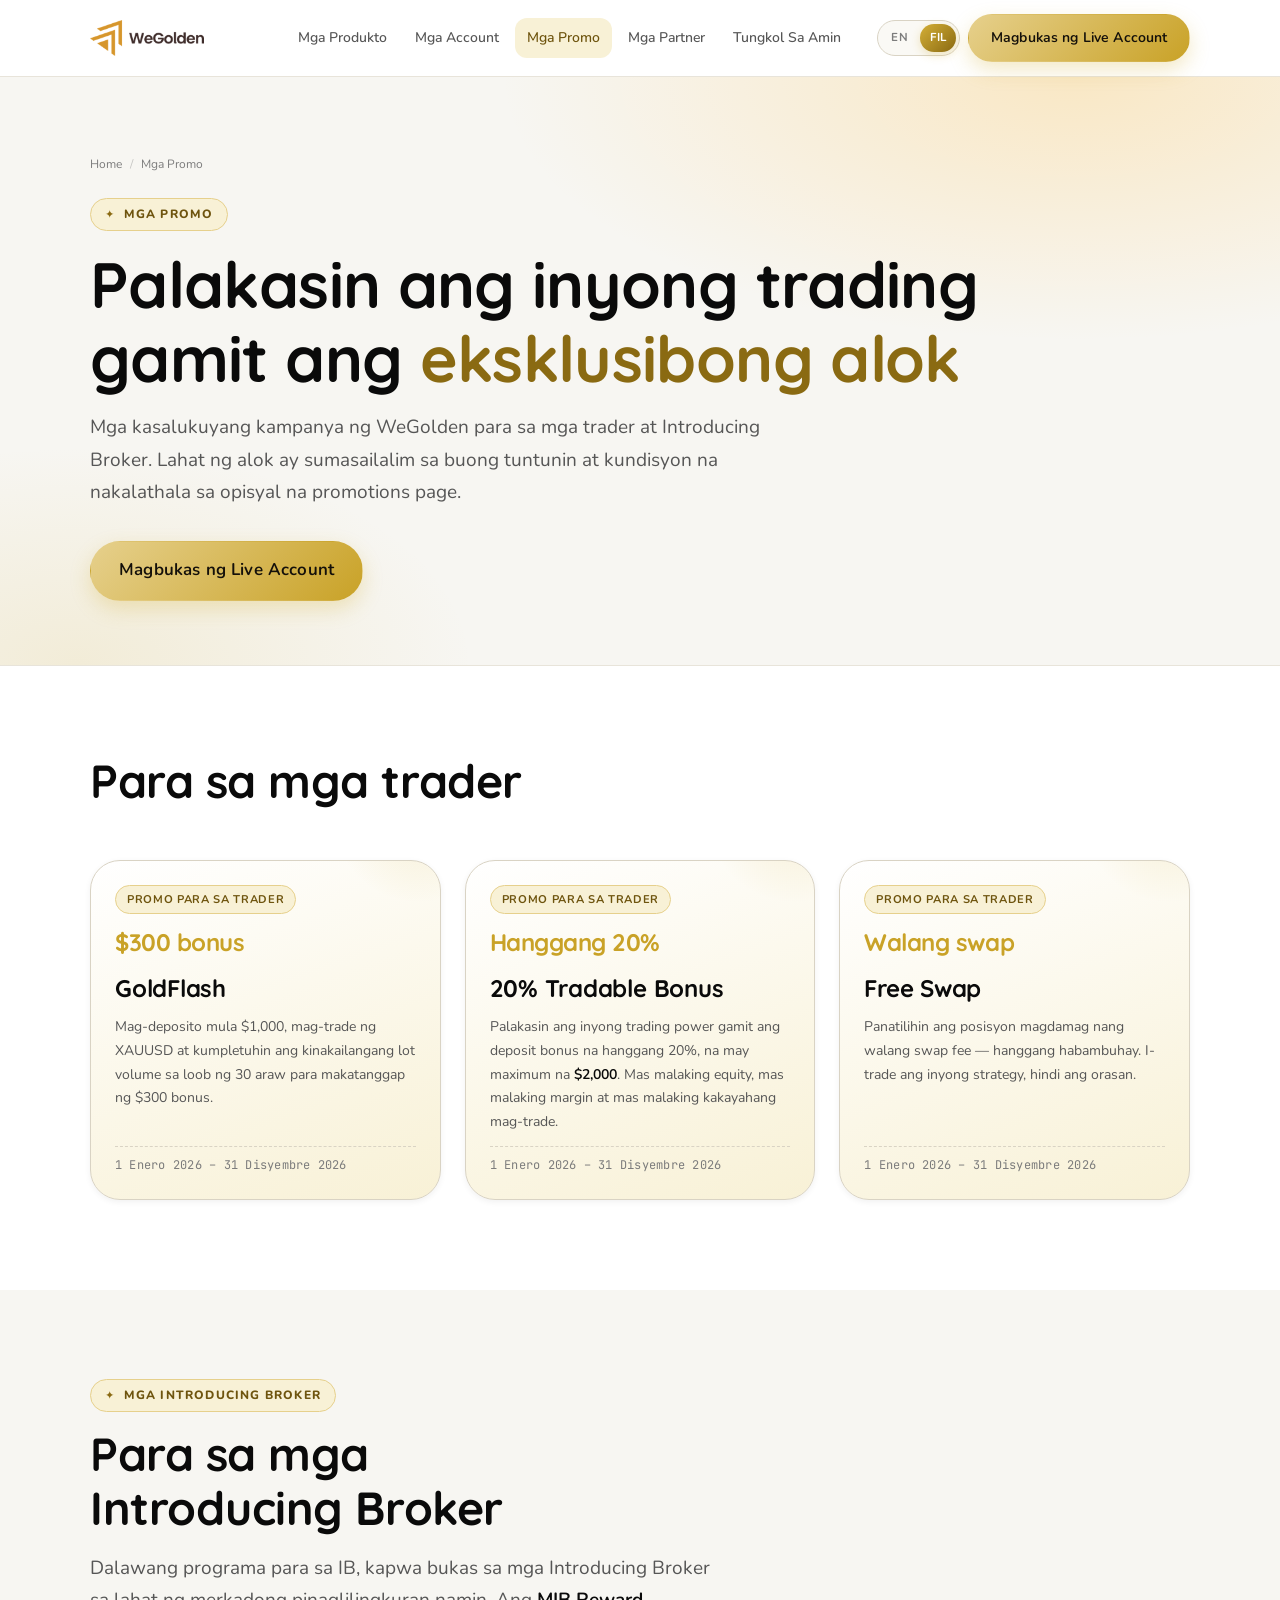
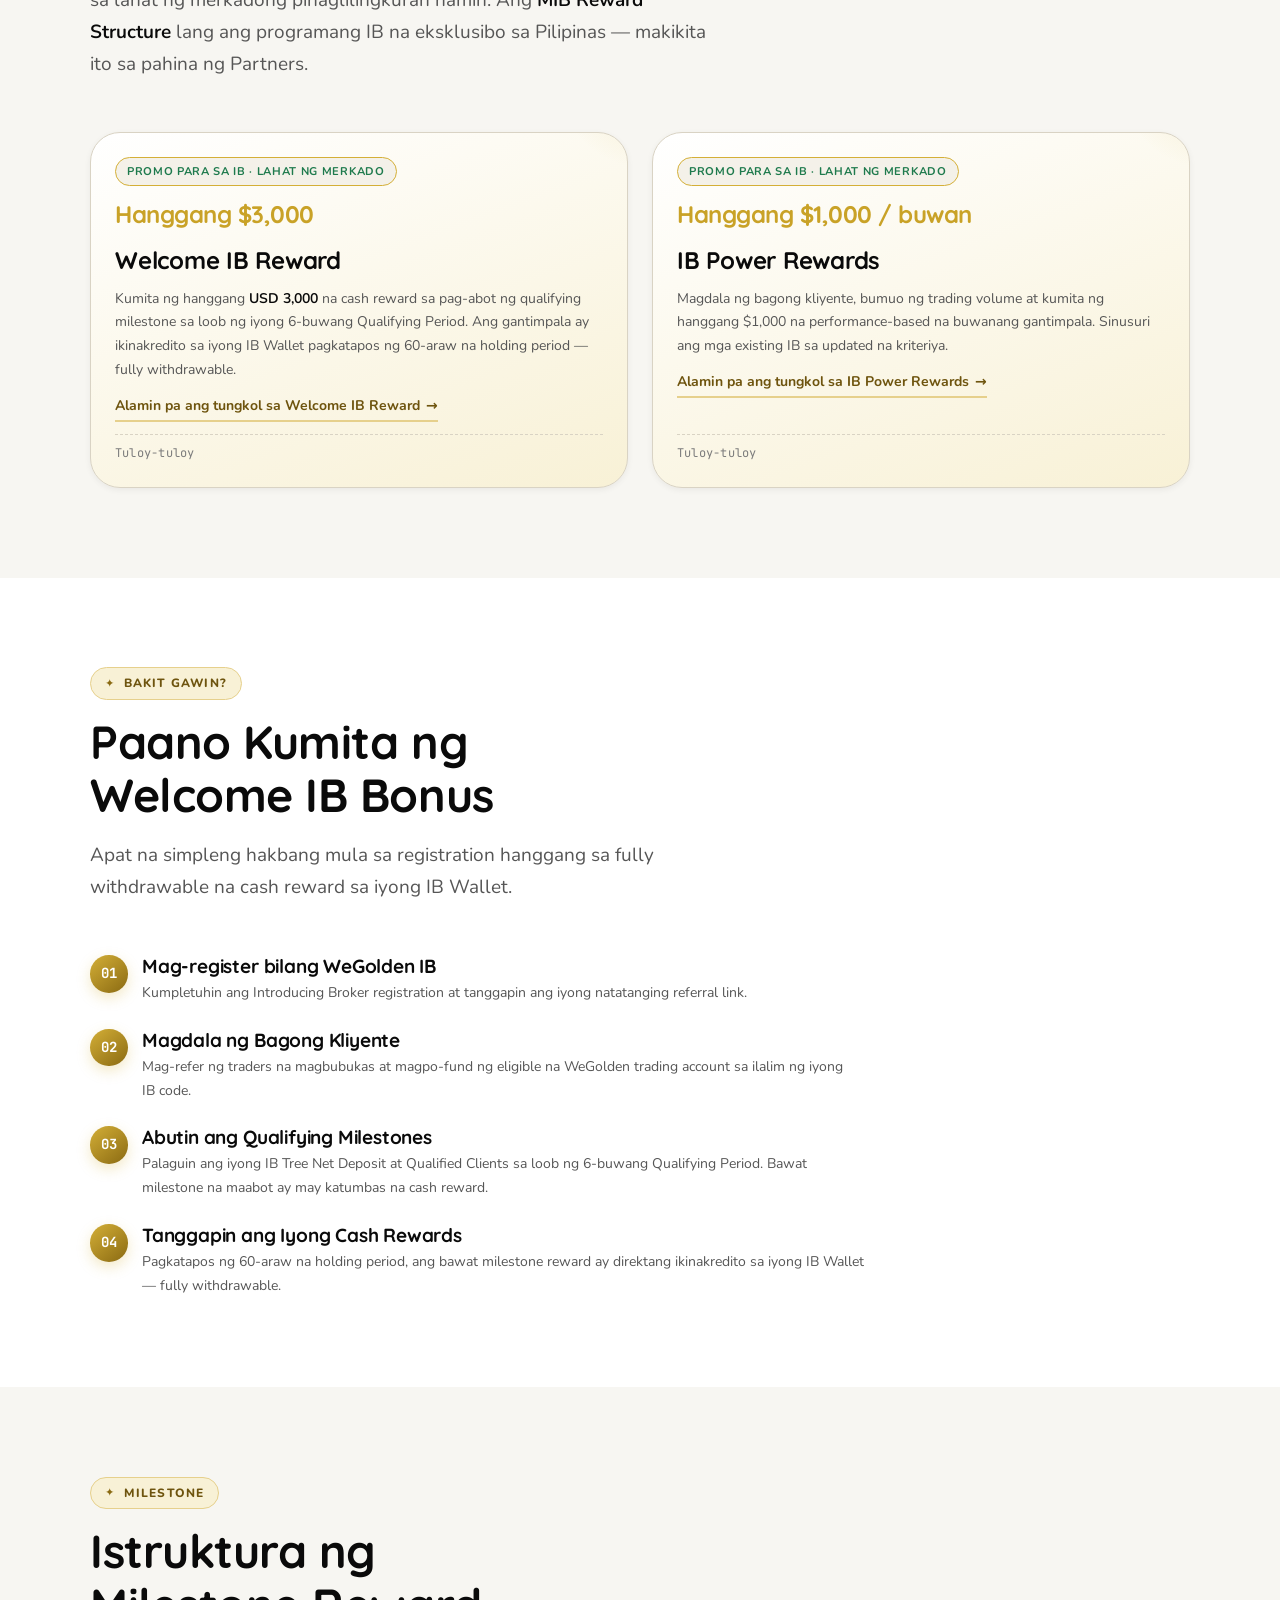
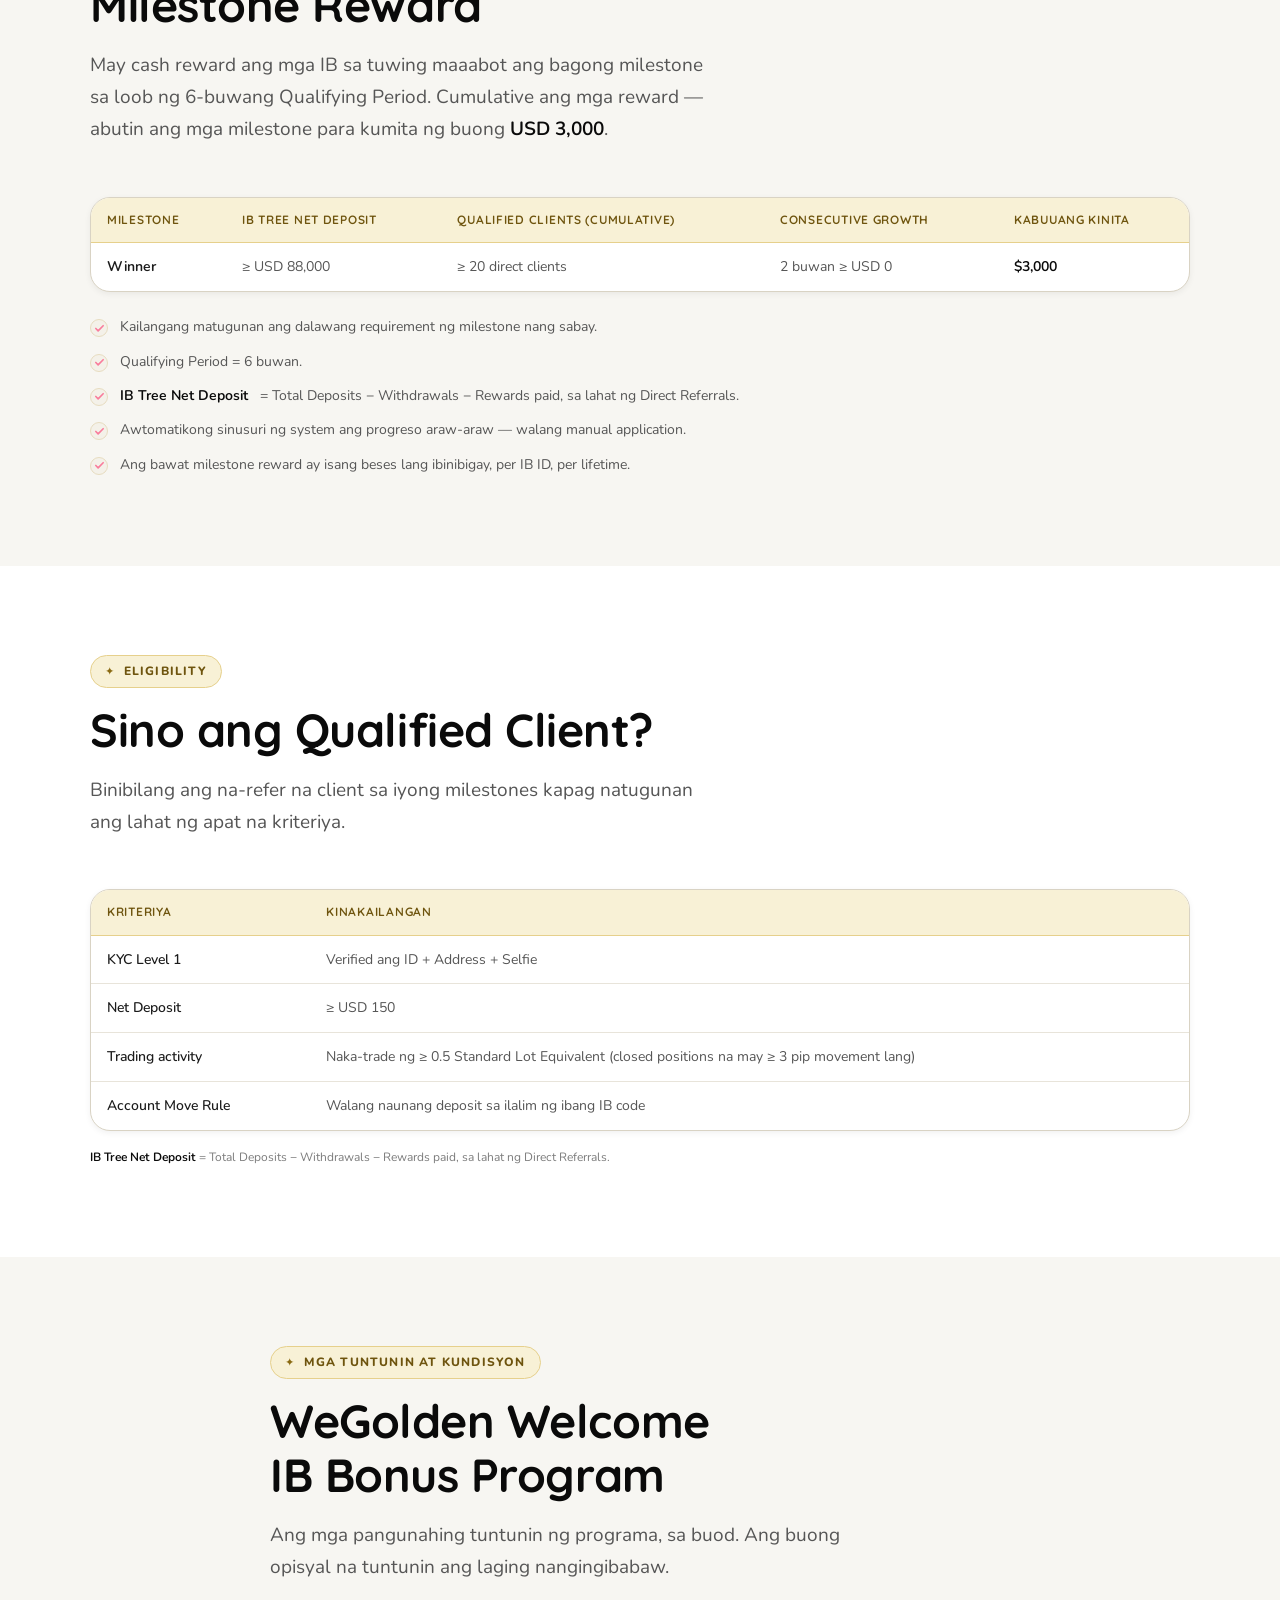
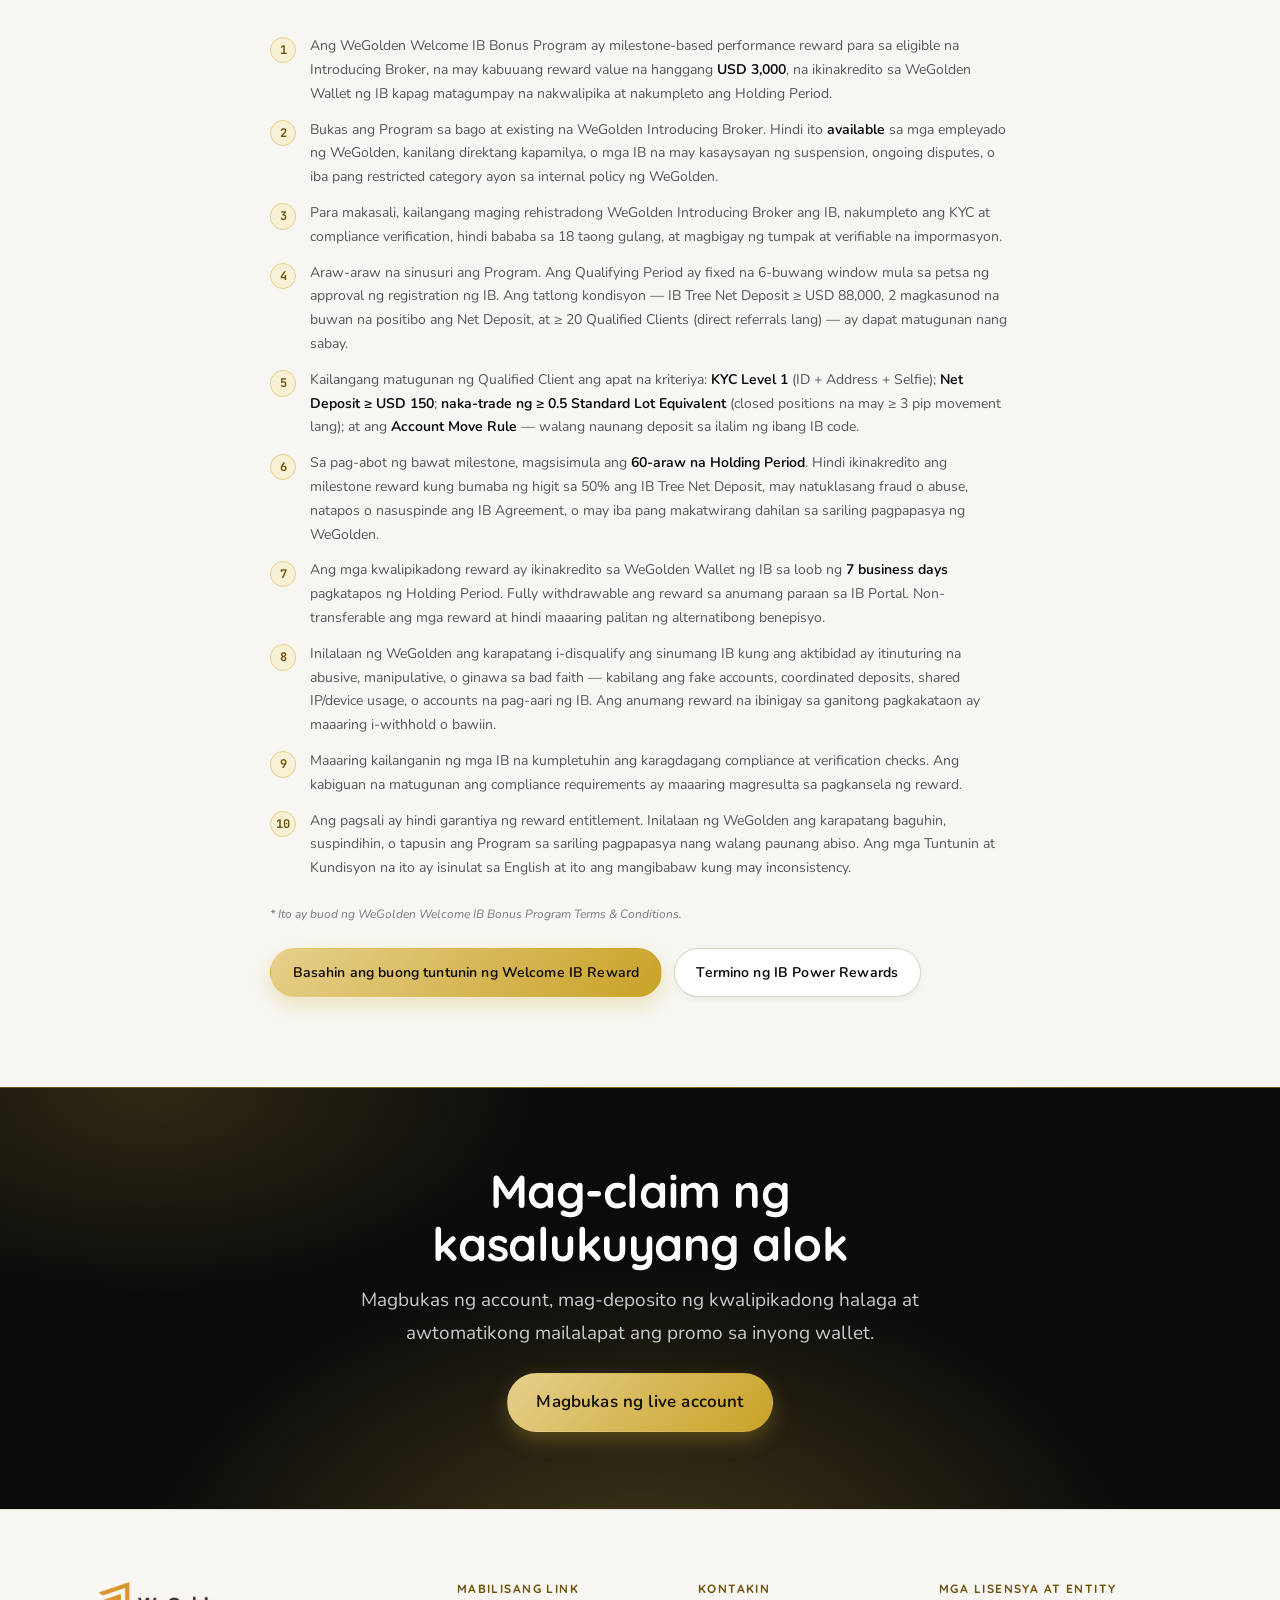
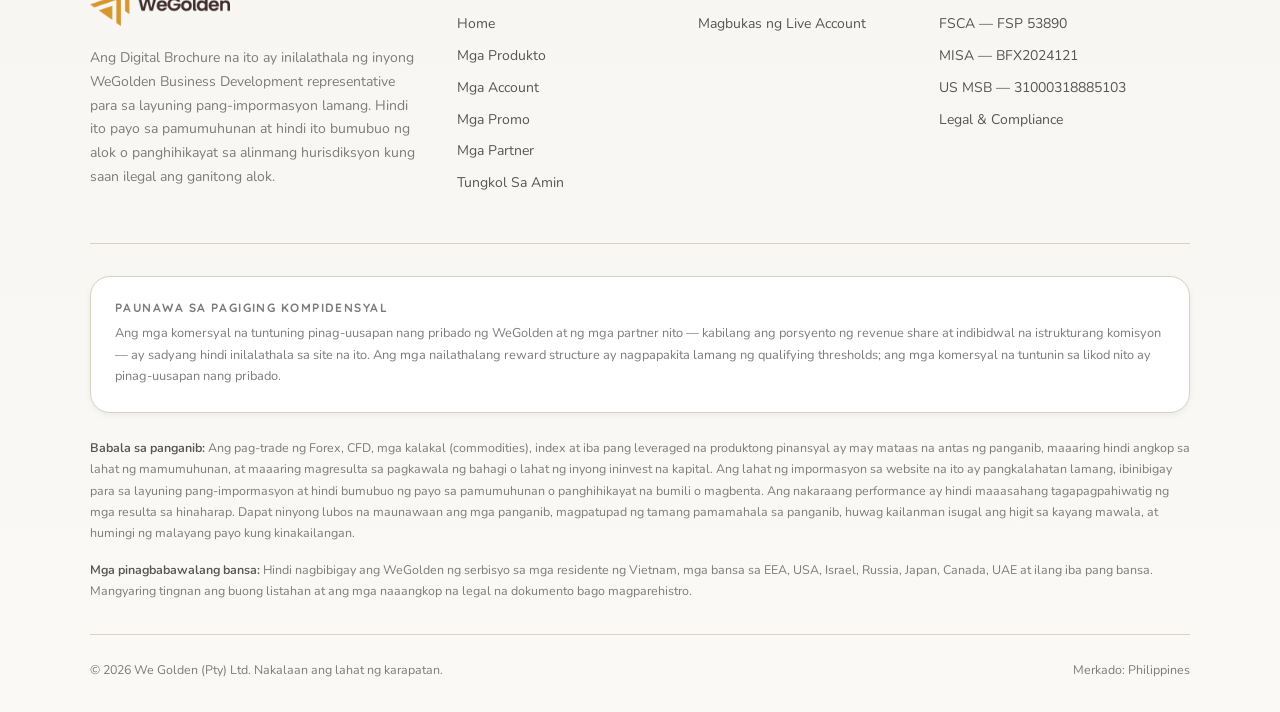
<file: tl/promotions.html>
<!DOCTYPE html>
<html lang="tl" dir="ltr">
<head>
    <meta charset="utf-8">
    <meta name="viewport" content="width=device-width, initial-scale=1">
    <title>Mga Promo — WeGolden Philippines</title>
    <meta name="description" content="Current WeGolden promotions for traders and Introducing Brokers — GoldFlash, 20% Tradable Bonus, Free Swap, and IB reward programmes.">
    <meta name="theme-color" content="#FFFFFF">

    <meta property="og:type" content="website">
    <meta property="og:site_name" content="WeGolden Philippines">
    <meta property="og:title" content="Mga Promo — WeGolden Philippines">
    <meta property="og:description" content="Current WeGolden promotions for traders and Introducing Brokers — GoldFlash, 20% Tradable Bonus, Free Swap, and IB reward programmes.">
    <meta property="og:url" content="https://wegolden-philippines.pages.dev/tl/promotions.html">
    <meta property="og:locale" content="fil_PH">
    <meta name="twitter:card" content="summary_large_image">

    <link rel="alternate" hreflang="en" href="https://wegolden-philippines.pages.dev/en/promotions.html">
    <link rel="alternate" hreflang="tl" href="https://wegolden-philippines.pages.dev/tl/promotions.html">
    <link rel="alternate" hreflang="x-default" href="https://wegolden-philippines.pages.dev/en/promotions.html">
    <link rel="canonical" href="https://wegolden-philippines.pages.dev/tl/promotions.html">

    <link rel="preconnect" href="https://fonts.googleapis.com">
    <link rel="preconnect" href="https://fonts.gstatic.com" crossorigin>
    <link href="https://fonts.googleapis.com/css2?family=Nunito:wght@400;500;600;700;800&family=Quicksand:wght@500;600;700&family=JetBrains+Mono:wght@400;600&display=swap" rel="stylesheet">

    <link rel="stylesheet" href="../assets/css/tokens.css">
    <link rel="stylesheet" href="../assets/css/base.css">
    <link rel="stylesheet" href="../assets/css/layout.css">
    <link rel="stylesheet" href="../assets/css/components.css">
    <link rel="stylesheet" href="../assets/css/pages.css">

    <link rel="icon" href="data:image/svg+xml,<svg xmlns='http://www.w3.org/2000/svg' viewBox='0 0 32 32'><rect width='32' height='32' rx='9' fill='%23FFC65C'/><text x='16' y='23' font-family='Poppins,sans-serif' font-size='19' font-weight='800' text-anchor='middle' fill='%23FFFFFF'>W</text></svg>">

    <script type="application/ld+json">
    {
      "@context": "https://schema.org",
      "@type": "FinancialService",
      "name": "WeGolden Philippines",
      "url": "https://wegolden-philippines.pages.dev",
      "description": "Current WeGolden promotions for traders and Introducing Brokers — GoldFlash, 20% Tradable Bonus, Free Swap, and IB reward programmes.",
      "areaServed": "Philippines",
      "currenciesAccepted": "PHP"
    }
    </script>
</head>
<body class="">
    <a class="skip-link" href="#main">Lumaktaw sa nilalaman</a>
    
  <header class="site-header">
    <div class="container header-inner">
      <a class="logo" href="index.html" aria-label="WeGolden — Home">
        <img class="logo-img" src="../assets/img/wegolden-logo.png" alt="WeGolden" width="724" height="228" decoding="async" />
      </a>

      <nav class="nav" aria-label="Menu">
        <a class="nav-link" href="products.html">Mga Produkto</a><a class="nav-link" href="accounts.html">Mga Account</a><a class="nav-link" href="promotions.html" aria-current="page">Mga Promo</a><a class="nav-link" href="partners.html">Mga Partner</a><a class="nav-link" href="about.html">Tungkol Sa Amin</a>
      </nav>

      <div class="header-actions">
        <div class="lang-switch" role="group" aria-label="Wika">
          <a href="../en/promotions.html" hreflang="en" lang="en">EN</a><a href="../tl/promotions.html" hreflang="tl" lang="tl" aria-current="true">FIL</a>
        </div>
        <a class="btn btn--primary btn--header" href="https://my.wegolden.com/en/auth/sign-up" target="_blank" rel="noopener">Magbukas ng Live Account</a>
        <button class="menu-toggle" type="button" aria-expanded="false" aria-controls="mobile-nav" aria-label="Menu">
          <svg viewBox="0 0 24 24" fill="none" stroke="currentColor" stroke-width="2" stroke-linecap="round" aria-hidden="true"><line x1="3" y1="6" x2="21" y2="6"/><line x1="3" y1="12" x2="21" y2="12"/><line x1="3" y1="18" x2="21" y2="18"/></svg>
        </button>
      </div>
    </div>

    <div class="mobile-nav" id="mobile-nav">
      <div class="container">
        <ul><li><a href="index.html">Home</a></li><li><a href="products.html">Mga Produkto</a></li><li><a href="accounts.html">Mga Account</a></li><li><a href="promotions.html" aria-current="page">Mga Promo</a></li><li><a href="partners.html">Mga Partner</a></li><li><a href="about.html">Tungkol Sa Amin</a></li></ul>
        <a class="btn btn--primary" href="https://my.wegolden.com/en/auth/sign-up" target="_blank" rel="noopener">Magbukas ng Live Account</a>
      </div>
    </div>
  </header>
    <main id="main">

    <section class="page-hero">
      <div class="container">
        <nav class="crumbs" aria-label="Breadcrumb">
          <a href="index.html">Home</a>
          <span aria-hidden="true">/</span>
          <span aria-current="page">Mga Promo</span>
        </nav>
        <span class="eyebrow">Mga promo</span>
        <h1>Palakasin ang inyong trading gamit ang <em>eksklusibong alok</em></h1>
        <p class="hero-lead">Mga kasalukuyang kampanya ng WeGolden para sa mga trader at Introducing Broker. Lahat ng alok ay sumasailalim sa buong tuntunin at kundisyon na nakalathala sa opisyal na promotions page.</p>
        <div class="btn-row">
          <a class="btn btn--primary btn--lg" href="https://my.wegolden.com/en/auth/sign-up" target="_blank" rel="noopener">Magbukas ng Live Account</a>
        </div>
      </div>
    </section>

    <section class="section">
      <div class="container">
        
  <div class="section-head">
    
    <h2>Para sa mga trader</h2>
    
  </div>
        <div class="grid grid--3">
  <article class="promo-card">
    <div class="promo-top">
      <span class="badge">Promo para sa trader</span>
      <span class="promo-highlight">$300 bonus</span>
    </div>
    <h3>GoldFlash</h3>
    <p>Mag-deposito mula $1,000, mag-trade ng XAUUSD at kumpletuhin ang kinakailangang lot volume sa loob ng 30 araw para makatanggap ng $300 bonus.</p>
    <div class="promo-period num">1 Enero 2026 – 31 Disyembre 2026</div>
  </article>
  <article class="promo-card">
    <div class="promo-top">
      <span class="badge">Promo para sa trader</span>
      <span class="promo-highlight">Hanggang 20%</span>
    </div>
    <h3>20% Tradable Bonus</h3>
    <p>Palakasin ang inyong trading power gamit ang deposit bonus na hanggang 20%, na may maximum na <strong>$2,000</strong>. Mas malaking equity, mas malaking margin at mas malaking kakayahang mag-trade.</p>
    <div class="promo-period num">1 Enero 2026 – 31 Disyembre 2026</div>
  </article>
  <article class="promo-card">
    <div class="promo-top">
      <span class="badge">Promo para sa trader</span>
      <span class="promo-highlight">Walang swap</span>
    </div>
    <h3>Free Swap</h3>
    <p>Panatilihin ang posisyon magdamag nang walang swap fee — hanggang habambuhay. I-trade ang inyong strategy, hindi ang orasan.</p>
    <div class="promo-period num">1 Enero 2026 – 31 Disyembre 2026</div>
  </article></div>
      </div>
    </section>

    <section class="section section--alt">
      <div class="container">
        <div class="section-head">
          <span class="eyebrow">Mga Introducing Broker</span>
          <h2>Para sa mga Introducing Broker</h2>
          <p>Dalawang programa para sa IB, kapwa bukas sa mga Introducing Broker sa lahat ng merkadong pinaglilingkuran namin. Ang <strong>MIB Reward Structure</strong> lang ang programang IB na eksklusibo sa Pilipinas &mdash; makikita ito sa pahina ng <a href="partners.html">Partners</a>.</p>
        </div>
        <div class="grid grid--2">
          <article class="promo-card promo-card--featured">
            <div class="promo-top">
              <span class="badge badge--ib">Promo para sa IB &middot; lahat ng merkado</span>
              <span class="promo-highlight">Hanggang $3,000</span>
            </div>
            <h3>Welcome IB Reward</h3>
            <p>Kumita ng hanggang <strong>USD 3,000</strong> na cash reward sa pag-abot ng qualifying milestone sa loob ng iyong 6-buwang Qualifying Period. Ang gantimpala ay ikinakredito sa iyong IB Wallet pagkatapos ng 60-araw na holding period &mdash; fully withdrawable.</p>
            <a class="card-link" href="https://wegolden.com/welcome-ib-reward/" target="_blank" rel="noopener">Alamin pa ang tungkol sa Welcome IB Reward</a>
            <div class="promo-period num">Tuloy-tuloy</div>
          </article>
          <article class="promo-card">
            <div class="promo-top">
              <span class="badge badge--ib">Promo para sa IB &middot; lahat ng merkado</span>
              <span class="promo-highlight">Hanggang $1,000 / buwan</span>
            </div>
            <h3>IB Power Rewards</h3>
            <p>Magdala ng bagong kliyente, bumuo ng trading volume at kumita ng hanggang $1,000 na performance-based na buwanang gantimpala. Sinusuri ang mga existing IB sa updated na kriteriya.</p>
            <a class="card-link" href="https://wegolden.com/ib-power-rewards/" target="_blank" rel="noopener">Alamin pa ang tungkol sa IB Power Rewards</a>
            <div class="promo-period num">Tuloy-tuloy</div>
          </article>
        </div>
      </div>
    </section>

    <section class="section">
      <div class="container">
        <div class="section-head">
          <span class="eyebrow">Bakit gawin?</span>
          <h2>Paano Kumita ng Welcome IB Bonus</h2>
          <p>Apat na simpleng hakbang mula sa registration hanggang sa fully withdrawable na cash reward sa iyong IB Wallet.</p>
        </div>
        <ol class="steps steps--wide">
          <li>
            <h3>Mag-register bilang WeGolden IB</h3>
            <p>Kumpletuhin ang Introducing Broker registration at tanggapin ang iyong natatanging referral link.</p>
          </li>
          <li>
            <h3>Magdala ng Bagong Kliyente</h3>
            <p>Mag-refer ng traders na magbubukas at magpo-fund ng eligible na WeGolden trading account sa ilalim ng iyong IB code.</p>
          </li>
          <li>
            <h3>Abutin ang Qualifying Milestones</h3>
            <p>Palaguin ang iyong IB Tree Net Deposit at Qualified Clients sa loob ng 6-buwang Qualifying Period. Bawat milestone na maabot ay may katumbas na cash reward.</p>
          </li>
          <li>
            <h3>Tanggapin ang Iyong Cash Rewards</h3>
            <p>Pagkatapos ng 60-araw na holding period, ang bawat milestone reward ay direktang ikinakredito sa iyong IB Wallet &mdash; fully withdrawable.</p>
          </li>
        </ol>
      </div>
    </section>

    <section class="section section--alt">
      <div class="container">
        <div class="section-head">
          <span class="eyebrow">Milestone</span>
          <h2>Istruktura ng Milestone Reward</h2>
          <p>May cash reward ang mga IB sa tuwing maaabot ang bagong milestone sa loob ng 6-buwang Qualifying Period. Cumulative ang mga reward &mdash; abutin ang mga milestone para kumita ng buong <strong>USD 3,000</strong>.</p>
        </div>
        <div class="table-wrap milestone-table">
          <table>
            <caption class="visually-hidden">Istruktura ng milestone reward ng Welcome IB Bonus</caption>
            <thead>
              <tr>
                <th scope="col">Milestone</th>
                <th scope="col">IB Tree Net Deposit</th>
                <th scope="col">Qualified Clients (cumulative)</th>
                <th scope="col">Consecutive Growth</th>
                <th scope="col">Kabuuang Kinita</th>
              </tr>
            </thead>
            <tbody>
              <tr>
                <th scope="row" style="text-align:start;font-weight:650;color:inherit">Winner</th>
                <td>&ge; USD 88,000</td>
                <td>&ge; 20 direct clients</td>
                <td>2 buwan &ge; USD 0</td>
                <td><strong>$3,000</strong></td>
              </tr>
            </tbody>
          </table>
        </div>
        <ul class="feature-list" style="margin-block-start:var(--sp-5)">
          <li>Kailangang matugunan ang dalawang requirement ng milestone nang sabay.</li>
          <li>Qualifying Period = 6 buwan.</li>
          <li><strong>IB Tree Net Deposit</strong> = Total Deposits &minus; Withdrawals &minus; Rewards paid, sa lahat ng Direct Referrals.</li>
          <li>Awtomatikong sinusuri ng system ang progreso araw-araw &mdash; walang manual application.</li>
          <li>Ang bawat milestone reward ay isang beses lang ibinibigay, per IB ID, per lifetime.</li>
        </ul>
      </div>
    </section>

    <section class="section">
      <div class="container">
        <div class="section-head">
          <span class="eyebrow">Eligibility</span>
          <h2>Sino ang Qualified Client?</h2>
          <p>Binibilang ang na-refer na client sa iyong milestones kapag natugunan ang lahat ng apat na kriteriya.</p>
        </div>
        <div class="table-wrap">
          <table>
            <caption class="visually-hidden">Kriteriya ng Qualified Client</caption>
            <thead>
              <tr><th scope="col">Kriteriya</th><th scope="col">Kinakailangan</th></tr>
            </thead>
            <tbody>
              <tr><th scope="row" style="text-align:start;font-weight:550;color:inherit">KYC Level 1</th><td>Verified ang ID + Address + Selfie</td></tr>
              <tr><th scope="row" style="text-align:start;font-weight:550;color:inherit">Net Deposit</th><td>&ge; USD 150</td></tr>
              <tr><th scope="row" style="text-align:start;font-weight:550;color:inherit">Trading activity</th><td>Naka-trade ng &ge; 0.5 Standard Lot Equivalent (closed positions na may &ge; 3 pip movement lang)</td></tr>
              <tr><th scope="row" style="text-align:start;font-weight:550;color:inherit">Account Move Rule</th><td>Walang naunang deposit sa ilalim ng ibang IB code</td></tr>
            </tbody>
          </table>
        </div>
        <p class="table-note"><strong>IB Tree Net Deposit</strong> = Total Deposits &minus; Withdrawals &minus; Rewards paid, sa lahat ng Direct Referrals.</p>
      </div>
    </section>

    <section class="section section--alt">
      <div class="container container--narrow">
        <div class="section-head">
          <span class="eyebrow">Mga Tuntunin at Kundisyon</span>
          <h2>WeGolden Welcome IB Bonus Program</h2>
          <p>Ang mga pangunahing tuntunin ng programa, sa buod. Ang buong opisyal na tuntunin ang laging nangingibabaw.</p>
        </div>
        <ol class="terms-list">
          <li>Ang WeGolden Welcome IB Bonus Program ay milestone-based performance reward para sa eligible na Introducing Broker, na may kabuuang reward value na hanggang <strong>USD 3,000</strong>, na ikinakredito sa WeGolden Wallet ng IB kapag matagumpay na nakwalipika at nakumpleto ang Holding Period.</li>
          <li>Bukas ang Program sa bago at existing na WeGolden Introducing Broker. Hindi ito <strong>available</strong> sa mga empleyado ng WeGolden, kanilang direktang kapamilya, o mga IB na may kasaysayan ng suspension, ongoing disputes, o iba pang restricted category ayon sa internal policy ng WeGolden.</li>
          <li>Para makasali, kailangang maging rehistradong WeGolden Introducing Broker ang IB, nakumpleto ang KYC at compliance verification, hindi bababa sa 18 taong gulang, at magbigay ng tumpak at verifiable na impormasyon.</li>
          <li>Araw-araw na sinusuri ang Program. Ang Qualifying Period ay fixed na 6-buwang window mula sa petsa ng approval ng registration ng IB. Ang tatlong kondisyon &mdash; IB Tree Net Deposit &ge; USD 88,000, 2 magkasunod na buwan na positibo ang Net Deposit, at &ge; 20 Qualified Clients (direct referrals lang) &mdash; ay dapat matugunan nang sabay.</li>
          <li>Kailangang matugunan ng Qualified Client ang apat na kriteriya: <strong>KYC Level 1</strong> (ID + Address + Selfie); <strong>Net Deposit &ge; USD 150</strong>; <strong>naka-trade ng &ge; 0.5 Standard Lot Equivalent</strong> (closed positions na may &ge; 3 pip movement lang); at ang <strong>Account Move Rule</strong> &mdash; walang naunang deposit sa ilalim ng ibang IB code.</li>
          <li>Sa pag-abot ng bawat milestone, magsisimula ang <strong>60-araw na Holding Period</strong>. Hindi ikinakredito ang milestone reward kung bumaba ng higit sa 50% ang IB Tree Net Deposit, may natuklasang fraud o abuse, natapos o nasuspinde ang IB Agreement, o may iba pang makatwirang dahilan sa sariling pagpapasya ng WeGolden.</li>
          <li>Ang mga kwalipikadong reward ay ikinakredito sa WeGolden Wallet ng IB sa loob ng <strong>7 business days</strong> pagkatapos ng Holding Period. Fully withdrawable ang reward sa anumang paraan sa IB Portal. Non-transferable ang mga reward at hindi maaaring palitan ng alternatibong benepisyo.</li>
          <li>Inilalaan ng WeGolden ang karapatang i-disqualify ang sinumang IB kung ang aktibidad ay itinuturing na abusive, manipulative, o ginawa sa bad faith &mdash; kabilang ang fake accounts, coordinated deposits, shared IP/device usage, o accounts na pag-aari ng IB. Ang anumang reward na ibinigay sa ganitong pagkakataon ay maaaring i-withhold o bawiin.</li>
          <li>Maaaring kailanganin ng mga IB na kumpletuhin ang karagdagang compliance at verification checks. Ang kabiguan na matugunan ang compliance requirements ay maaaring magresulta sa pagkansela ng reward.</li>
          <li>Ang pagsali ay hindi garantiya ng reward entitlement. Inilalaan ng WeGolden ang karapatang baguhin, suspindihin, o tapusin ang Program sa sariling pagpapasya nang walang paunang abiso. Ang mga Tuntunin at Kundisyon na ito ay isinulat sa English at ito ang mangibabaw kung may inconsistency.</li>
        </ol>
        <p class="terms-summary">* Ito ay buod ng WeGolden Welcome IB Bonus Program Terms &amp; Conditions.</p>
        <div class="btn-row" style="margin-block-start:var(--sp-5)">
          <a class="btn btn--primary" href="https://wegolden.com/welcome-ib-reward/" target="_blank" rel="noopener">Basahin ang buong tuntunin ng Welcome IB Reward</a>
          <a class="btn btn--ghost" href="https://wegolden.com/ib-power-rewards/" target="_blank" rel="noopener">Termino ng IB Power Rewards</a>
        </div>
      </div>
    </section>

  <section class="cta-band">
    <div class="container container--narrow">
      <h2>Mag-claim ng kasalukuyang alok</h2>
      <p>Magbukas ng account, mag-deposito ng kwalipikadong halaga at awtomatikong mailalapat ang promo sa inyong wallet.</p>
      <div class="btn-row"><a class="btn btn--primary btn--lg" href="https://my.wegolden.com/en/auth/sign-up" target="_blank" rel="noopener">Magbukas ng live account</a></div>
    </div>
  </section>
    </main>
    
  <footer class="site-footer">
    <div class="container">
      <div class="footer-grid">
        <div class="footer-brand">
          <a class="logo logo--footer" href="index.html">
            <img class="logo-img" src="../assets/img/wegolden-logo.png" alt="WeGolden" width="724" height="228" loading="lazy" decoding="async" />
          </a>
          <p>Ang Digital Brochure na ito ay inilalathala ng inyong WeGolden Business Development representative para sa layuning pang-impormasyon lamang. Hindi ito payo sa pamumuhunan at hindi ito bumubuo ng alok o panghihikayat sa alinmang hurisdiksyon kung saan ilegal ang ganitong alok.</p>
        </div>

        <div class="footer-col">
          <h4>Mabilisang link</h4>
          <ul><li><a href="index.html">Home</a></li><li><a href="products.html">Mga Produkto</a></li><li><a href="accounts.html">Mga Account</a></li><li><a href="promotions.html">Mga Promo</a></li><li><a href="partners.html">Mga Partner</a></li><li><a href="about.html">Tungkol Sa Amin</a></li></ul>
        </div>

        <div class="footer-col">
          <h4>Kontakin</h4>
          <ul>
            <li><a href="https://my.wegolden.com/en/auth/sign-up" target="_blank" rel="noopener">Magbukas ng Live Account</a></li>
          </ul>
        </div>

        <div class="footer-col">
          <h4>Mga lisensya at entity</h4>
          <ul>
            <li><a href="https://wegolden.com/licenses/" target="_blank" rel="noopener">FSCA — FSP 53890</a></li>
            <li><a href="https://wegolden.com/licenses/" target="_blank" rel="noopener">MISA — BFX2024121</a></li>
            <li><a href="https://wegolden.com/licenses/" target="_blank" rel="noopener">US MSB — 31000318885103</a></li>
            <li><a href="https://wegolden.com/legal-compliance/" target="_blank" rel="noopener">Legal &amp; Compliance</a></li>
          </ul>
        </div>
      </div>

      <div class="footer-note">
        <h4>Paunawa sa pagiging kompidensyal</h4>
        <p>Ang mga komersyal na tuntuning pinag-uusapan nang pribado ng WeGolden at ng mga partner nito — kabilang ang porsyento ng revenue share at indibidwal na istrukturang komisyon — ay sadyang hindi inilalathala sa site na ito. Ang mga nailathalang reward structure ay nagpapakita lamang ng qualifying thresholds; ang mga komersyal na tuntunin sa likod nito ay pinag-uusapan nang pribado.</p>
      </div>

      <div class="footer-legal">
        <p><strong>Babala sa panganib:</strong> Ang pag-trade ng Forex, CFD, mga kalakal (commodities), index at iba pang leveraged na produktong pinansyal ay may mataas na antas ng panganib, maaaring hindi angkop sa lahat ng mamumuhunan, at maaaring magresulta sa pagkawala ng bahagi o lahat ng inyong ininvest na kapital. Ang lahat ng impormasyon sa website na ito ay pangkalahatan lamang, ibinibigay para sa layuning pang-impormasyon at hindi bumubuo ng payo sa pamumuhunan o panghihikayat na bumili o magbenta. Ang nakaraang performance ay hindi maaasahang tagapagpahiwatig ng mga resulta sa hinaharap. Dapat ninyong lubos na maunawaan ang mga panganib, magpatupad ng tamang pamamahala sa panganib, huwag kailanman isugal ang higit sa kayang mawala, at humingi ng malayang payo kung kinakailangan.</p>
        <p><strong>Mga pinagbabawalang bansa:</strong> Hindi nagbibigay ang WeGolden ng serbisyo sa mga residente ng Vietnam, mga bansa sa EEA, USA, Israel, Russia, Japan, Canada, UAE at ilang iba pang bansa. Mangyaring tingnan ang buong listahan at ang mga naaangkop na legal na dokumento bago magparehistro.</p>
        
      </div>

      <div class="footer-bottom">
        <span>© 2026 We Golden (Pty) Ltd. Nakalaan ang lahat ng karapatan.</span>
        <span class="num">Merkado: Philippines</span>
      </div>
    </div>
  </footer>
    <script src="../assets/js/main.js" defer></script>
</body>
</html>
</file>
<file: assets/css/tokens.css>
/* ============================================================
   DESIGN TOKENS — "Gold / Black / White" premium theme
   Rebrand by editing this file only.
   ============================================================ */

:root {
  /* ---- Accent: metallic gold (brand) ---- */
  --gold-100: #F8F1D6;
  --gold-300: #E6D08C;
  --gold-400: #D4AF37;
  --gold-500: #C9A227;
  --gold-600: #8A6A12;
  --gold-700: #6E540E;

  /* ---- Companion accents (neutralised to gold / stone) ---- */
  --blush-100: #F4F1E9;
  --blush-300: #E7DCC0;
  --blush-400: #D4AF37;
  --blush-500: #C9A227;
  --blush-700: #7A5E0F;

  --mint-100: #F4F1E9;
  --mint-400: #D4AF37;
  --mint-600: #7A5E0F;

  --lilac-100: #F5F3EC;
  --lilac-300: #E7DCC0;
  --lilac-500: #C9A227;

  --sky-100: #F4F1E9;
  --sky-400: #D4AF37;

  /* ---- Ink: surfaces (white → stone) ---- */
  --ink-950: #FFFFFF;   /* page background */
  --ink-900: #F7F6F2;   /* alt section */
  --ink-850: #FFFFFF;   /* cards */
  --ink-800: #FAF9F5;   /* raised surface */
  --ink-700: #EFEDE5;
  --ink-600: #E3DFD3;

  /* ---- Text ---- */
  --text-strong: #0A0A0A;
  --text: #1C1C1C;
  --text-muted: #565656;
  --text-dim: #7C7C7C;
  --text-faint: #9C9C9C;

  /* ---- Lines & shadows ---- */
  --line: #E8E4DA;
  --line-strong: #D9D3C4;
  --line-accent: #E4CE8A;

  /* ---- Light surfaces (kept for compatibility) ---- */
  --paper: #FFFFFF;
  --paper-alt: #F7F6F2;
  --paper-line: #E8E4DA;
  --ink-on-paper: #0A0A0A;
  --muted-on-paper: #565656;

  /* ---- Semantic ---- */
  --positive: #1E7A4D;
  --negative: #B23A2E;

  /* ---- Text on accent fills (gold) ---- */
  --on-accent: #14100A;

  /* ---- Typography: rounded & friendly ---- */
  --font-body: 'Nunito', -apple-system, BlinkMacSystemFont, 'Segoe UI', system-ui, sans-serif;
  --font-display: 'Quicksand', 'Nunito', system-ui, sans-serif;
  --font-mono: 'JetBrains Mono', ui-monospace, 'SF Mono', Menlo, monospace;

  /* Type scale (fluid) */
  --fs-xs: 0.75rem;
  --fs-sm: 0.875rem;
  --fs-base: clamp(0.95rem, 0.9rem + 0.2vw, 1.0625rem);
  --fs-md: clamp(1.05rem, 1rem + 0.3vw, 1.1875rem);
  --fs-lg: clamp(1.25rem, 1.1rem + 0.7vw, 1.5rem);
  --fs-xl: clamp(1.5rem, 1.25rem + 1.2vw, 2rem);
  --fs-2xl: clamp(1.9rem, 1.4rem + 2.2vw, 2.9rem);
  --fs-3xl: clamp(2.3rem, 1.6rem + 3.4vw, 4rem);
  --fs-4xl: clamp(2.7rem, 1.7rem + 4.6vw, 5rem);

  /* Spacing */
  --sp-1: 0.25rem;
  --sp-2: 0.5rem;
  --sp-3: 0.75rem;
  --sp-4: 1rem;
  --sp-5: 1.5rem;
  --sp-6: 2rem;
  --sp-7: 3rem;
  --sp-8: 4rem;
  --sp-9: 6rem;
  --sp-10: 8rem;

  /* Layout */
  --container: 1180px;
  --container-narrow: 820px;
  --gutter: clamp(1.15rem, 4vw, 2.5rem);
  --header-h: 76px;

  /* Shape — soft and round */
  --radius-sm: 12px;
  --radius: 20px;
  --radius-lg: 30px;
  --radius-xl: 40px;
  --radius-pill: 999px;

  /* Elevation — crisp neutral shadows */
  --shadow-sm: 0 2px 6px rgba(0, 0, 0, 0.06);
  --shadow: 0 10px 30px rgba(0, 0, 0, 0.10);
  --shadow-lg: 0 24px 60px rgba(0, 0, 0, 0.14);
  --shadow-pink: 0 12px 34px rgba(201, 162, 39, 0.26);
  --glow-gold: 0 0 0 4px rgba(212, 175, 55, 0.20), 0 12px 30px rgba(212, 175, 55, 0.24);

  /* Motion */
  --ease: cubic-bezier(0.22, 0.61, 0.36, 1);
  --dur: 220ms;
}

/* Filipino uses the same Latin typefaces — no override needed. */
</file>
<file: assets/css/base.css>
/* ============================================================
   BASE — reset, typography, accessibility primitives
   ============================================================ */

*,
*::before,
*::after { box-sizing: border-box; }

* { margin: 0; }

html {
  -webkit-text-size-adjust: 100%;
  scroll-behavior: smooth;
  scroll-padding-block-start: calc(var(--header-h) + 1rem);
}

body {
  font-family: var(--font-body);
  font-size: var(--fs-base);
  line-height: 1.7;
  color: var(--text);
  background: var(--ink-950);
  -webkit-font-smoothing: antialiased;
  -moz-osx-font-smoothing: grayscale;
  text-rendering: optimizeLegibility;
  overflow-x: hidden;
}

img,
svg,
video {
  display: block;
  max-inline-size: 100%;
  block-size: auto;
}

h1, h2, h3, h4 {
  font-family: var(--font-display);
  font-weight: 700;
  line-height: 1.16;
  letter-spacing: -0.01em;
  text-wrap: balance;
  color: var(--text-strong);
}

h1 { font-size: var(--fs-3xl); }
h2 { font-size: var(--fs-2xl); }
h3 { font-size: var(--fs-lg); }
h4 { font-size: var(--fs-md); }

p { text-wrap: pretty; }

a {
  color: inherit;
  text-decoration: none;
}

ul, ol { padding-inline-start: 1.15em; }

button,
input,
select,
textarea {
  font: inherit;
  color: inherit;
}

button { cursor: pointer; border: none; background: none; }

strong { font-weight: 650; color: var(--text-strong); }

em {
  font-style: normal;
  color: var(--gold-600);
  position: relative;
  white-space: nowrap;
}
/* cute hand-drawn underline behind emphasised words */
em::after {
  content: '';
  position: absolute;
  inset-inline: -0.06em;
  inset-block-end: 0.02em;
  block-size: 0.34em;
  background: var(--gold-300);
  border-radius: var(--radius-pill);
  opacity: 0.55;
  z-index: -1;
}

/* Focus — visible, brand-consistent */
:focus-visible {
  outline: 3px solid var(--blush-400);
  outline-offset: 3px;
  border-radius: 8px;
}

::selection {
  background: var(--blush-300);
  color: var(--text-strong);
}

/* Skip link */
.skip-link {
  position: absolute;
  inset-block-start: -100%;
  inset-inline-start: var(--sp-4);
  z-index: 200;
  padding: var(--sp-3) var(--sp-5);
  background: var(--gold-400);
  color: var(--on-accent);
  font-weight: 700;
  border-radius: var(--radius-pill);
  transition: inset-block-start var(--dur) var(--ease);
}
.skip-link:focus { inset-block-start: var(--sp-4); }

/* Utilities */
.visually-hidden {
  position: absolute !important;
  inline-size: 1px;
  block-size: 1px;
  padding: 0;
  margin: -1px;
  overflow: hidden;
  clip-path: inset(50%);
  white-space: nowrap;
  border: 0;
}

/* Numbers, prices and ranges stay LTR regardless of page direction */
.num, .price, time, .ltr {
  direction: ltr;
  unicode-bidi: isolate;
  font-variant-numeric: tabular-nums;
}

@media (prefers-reduced-motion: reduce) {
  html { scroll-behavior: auto; }
  *, *::before, *::after {
    animation-duration: 0.01ms !important;
    animation-iteration-count: 1 !important;
    transition-duration: 0.01ms !important;
  }
}

@media print {
  body { background: #fff; color: #000; }
  .site-header, .site-footer, .cta-band, .mobile-nav { display: none !important; }
  a { text-decoration: underline; }
  .section { break-inside: avoid; }
}
</file>
<file: assets/css/layout.css>
/* ============================================================
   LAYOUT — container, sections, header, footer
   ============================================================ */

.container {
  inline-size: 100%;
  max-inline-size: var(--container);
  margin-inline: auto;
  padding-inline: var(--gutter);
}

.container--narrow { max-inline-size: var(--container-narrow); }

.section {
  padding-block: clamp(3.5rem, 7vw, 6.5rem);
  position: relative;
}

.section--tight { padding-block: clamp(2.5rem, 5vw, 4rem); }

.section--paper {
  background: var(--paper);
  color: var(--ink-on-paper);
}
.section--paper h1,
.section--paper h2,
.section--paper h3,
.section--paper h4 { color: var(--ink-on-paper); }
.section--paper p { color: var(--muted-on-paper); }
.section--paper em { color: var(--gold-700); }
.section--paper strong { color: var(--ink-on-paper); }

.section--alt { background: var(--ink-900); }

.section--hairline { border-block-start: 1px solid var(--line); }

/* Section heading block */
.section-head {
  max-inline-size: 62ch;
  margin-block-end: clamp(2rem, 4vw, 3.25rem);
}
.section-head--center {
  margin-inline: auto;
  text-align: center;
}

.eyebrow {
  display: inline-flex;
  align-items: center;
  gap: var(--sp-2);
  font-size: var(--fs-xs);
  font-weight: 800;
  letter-spacing: 0.1em;
  text-transform: uppercase;
  color: var(--gold-700);
  background: var(--gold-100);
  border: 1px solid var(--gold-300);
  border-radius: var(--radius-pill);
  padding: 5px 14px;
  margin-block-end: var(--sp-4);
}
.eyebrow::before {
  content: '✦';
  font-size: 0.7rem;
  color: var(--gold-600);
  line-height: 1;
}
.section-head--center .eyebrow::before { content: '✦'; }

.section-head h2 { margin-block-end: var(--sp-4); }
.section-head p {
  font-size: var(--fs-md);
  color: var(--text-muted);
  line-height: 1.7;
}
.section--paper .section-head p { color: var(--muted-on-paper); }

/* ---------- Grid helpers ---------- */
.grid { display: grid; gap: var(--sp-5); }
.grid > * { min-inline-size: 0; }

.grid--2 { grid-template-columns: repeat(auto-fit, minmax(min(100%, 320px), 1fr)); }
.grid--3 { grid-template-columns: repeat(auto-fit, minmax(min(100%, 280px), 1fr)); }
.grid--4 { grid-template-columns: repeat(auto-fit, minmax(min(100%, 220px), 1fr)); }

/* ============================================================
   HEADER
   ============================================================ */

.site-header {
  position: sticky;
  inset-block-start: 0;
  z-index: 100;
  background: rgba(255, 255, 255, 0.86);
  backdrop-filter: blur(16px) saturate(150%);
  -webkit-backdrop-filter: blur(16px) saturate(150%);
  border-block-end: 1px solid var(--line);
}

.header-inner {
  display: flex;
  align-items: center;
  gap: var(--sp-5);
  block-size: var(--header-h);
}

.logo {
  display: inline-flex;
  align-items: center;
  gap: var(--sp-2);
  font-family: var(--font-display);
  font-weight: 800;
  font-size: 1.15rem;
  letter-spacing: -0.03em;
  color: var(--text-strong);
  flex-shrink: 0;
}
.logo-img {
  display: block;
  block-size: 36px;
  inline-size: auto;
  max-inline-size: none;
  transition: transform var(--dur) var(--ease);
}
.logo:hover .logo-img { transform: translateY(-1px) scale(1.02); }
.logo--footer .logo-img { block-size: 44px; }

.nav {
  display: flex;
  align-items: center;
  gap: var(--sp-1);
  margin-inline-start: auto;
}

.nav-link {
  padding: var(--sp-2) var(--sp-3);
  font-size: var(--fs-sm);
  font-weight: 550;
  color: var(--text-muted);
  border-radius: var(--radius-sm);
  transition: color var(--dur) var(--ease), background var(--dur) var(--ease);
  white-space: nowrap;
}
.nav-link:hover { color: var(--text-strong); background: var(--gold-100); }
.nav-link[aria-current='page'] { color: var(--gold-700); background: var(--gold-100); }

.header-actions {
  display: flex;
  align-items: center;
  gap: var(--sp-2);
  flex-shrink: 0;
}

/* Language switch */
.lang-switch {
  display: inline-flex;
  padding: 3px;
  background: var(--ink-800);
  border: 1px solid var(--line-strong);
  border-radius: var(--radius-pill);
  gap: 2px;
}
.lang-switch a {
  padding: 4px 10px;
  font-size: 0.72rem;
  font-weight: 700;
  letter-spacing: 0.04em;
  color: var(--text-dim);
  border-radius: var(--radius-pill);
  transition: all var(--dur) var(--ease);
}
.lang-switch a:hover { color: var(--text-strong); background: #fff; }
.lang-switch a[aria-current='true'] {
  background: linear-gradient(135deg, var(--gold-400), var(--gold-600));
  color: #fff;
  box-shadow: 0 3px 10px rgba(212, 175, 55, 0.3);
}

/* Mobile menu button */
.menu-toggle {
  display: none;
  inline-size: 40px;
  block-size: 40px;
  border-radius: 12px;
  border: 1px solid var(--line-strong);
  background: #fff;
  color: var(--text-strong);
  place-items: center;
}
.menu-toggle svg { inline-size: 20px; block-size: 20px; }

.mobile-nav {
  display: none;
  border-block-start: 1px solid var(--line);
  background: var(--ink-950);
  padding-block: var(--sp-4);
}
.mobile-nav.is-open { display: block; }
.mobile-nav ul {
  list-style: none;
  padding: 0;
  display: grid;
  gap: 2px;
}
.mobile-nav a {
  display: block;
  padding: var(--sp-3) var(--sp-4);
  border-radius: var(--radius-sm);
  font-weight: 550;
  color: var(--text);
}
.mobile-nav a:hover,
.mobile-nav a[aria-current='page'] { background: var(--gold-100); color: var(--gold-700); }
.mobile-nav .btn { margin-block-start: var(--sp-3); inline-size: 100%; }

/* Responsive header: collapse only on phones, compact on tablets */
@media (max-width: 1080px) {
  .nav-link { padding-inline: var(--sp-2); font-size: 0.8rem; }
  /* The header CTA is duplicated in the mobile menu; drop it before the nav collapses */
  .header-actions .btn--header { display: none; }
}

@media (max-width: 900px) {
  .nav { display: none; }
  .menu-toggle { display: grid; }
  .header-actions { margin-inline-start: auto; }
  .header-actions .btn--header { display: none; }
}

@media (max-width: 420px) {
  .logo-img { block-size: 30px; }
  .logo--footer .logo-img { block-size: 38px; }
}

/* ============================================================
   FOOTER
   ============================================================ */

.site-footer {
  background: linear-gradient(180deg, var(--ink-900), var(--ink-800));
  border-block-start: 1px solid var(--line);
  padding-block: clamp(3rem, 6vw, 4.5rem) var(--sp-6);
  font-size: var(--fs-sm);
}

.footer-grid {
  display: grid;
  grid-template-columns: 1.6fr 1fr 1fr 1.2fr;
  gap: var(--sp-6);
  padding-block-end: var(--sp-7);
  border-block-end: 1px solid var(--line-strong);
}
.footer-grid > * { min-inline-size: 0; }

.footer-brand p {
  color: var(--text-dim);
  line-height: 1.7;
  margin-block-start: var(--sp-3);
  max-inline-size: 42ch;
}

.footer-col h4 {
  font-size: var(--fs-xs);
  text-transform: uppercase;
  letter-spacing: 0.12em;
  color: var(--gold-700);
  margin-block-end: var(--sp-4);
  font-weight: 800;
}

.footer-col ul { list-style: none; padding: 0; display: grid; gap: var(--sp-2); }
.footer-col a {
  color: var(--text-muted);
  transition: color var(--dur) var(--ease);
}
.footer-col a:hover { color: var(--blush-700); }

.footer-note {
  margin-block-start: var(--sp-6);
  padding: var(--sp-5);
  background: #fff;
  border: 1px solid var(--line-strong);
  border-radius: var(--radius);
  box-shadow: var(--shadow-sm);
}
.footer-note h4 {
  font-size: var(--fs-xs);
  text-transform: uppercase;
  letter-spacing: 0.12em;
  color: var(--text-dim);
  margin-block-end: var(--sp-2);
}
.footer-note p {
  color: var(--text-dim);
  font-size: 0.8rem;
  line-height: 1.7;
}

.footer-legal {
  margin-block-start: var(--sp-5);
  display: grid;
  gap: var(--sp-4);
  color: var(--text-dim);
  font-size: 0.78rem;
  line-height: 1.7;
}
.footer-legal strong { color: var(--text-muted); }

.footer-bottom {
  margin-block-start: var(--sp-6);
  padding-block-start: var(--sp-5);
  border-block-start: 1px solid var(--line-strong);
  display: flex;
  flex-wrap: wrap;
  gap: var(--sp-3);
  justify-content: space-between;
  align-items: center;
  color: var(--text-dim);
  font-size: 0.78rem;
}

@media (max-width: 900px) {
  .footer-grid { grid-template-columns: 1fr 1fr; }
}
@media (max-width: 560px) {
  .footer-grid { grid-template-columns: 1fr; gap: var(--sp-5); }
}

/* Philippine flag inside eyebrow */
.eyebrow-flag {
  inline-size: 22px;
  block-size: 15px;
  border-radius: 2px;
  box-shadow: 0 0 0 1px rgba(0, 0, 0, 0.12);
  flex-shrink: 0;
  margin-inline-end: 2px;
}
</file>
<file: assets/css/components.css>
/* ============================================================
   COMPONENTS — buttons, cards, tables, badges, lists
   ============================================================ */

/* ---------- Buttons ---------- */
.btn {
  display: inline-flex;
  align-items: center;
  justify-content: center;
  gap: var(--sp-2);
  padding: 0.72rem 1.35rem;
  font-family: var(--font-body);
  font-size: var(--fs-sm);
  font-weight: 650;
  letter-spacing: 0.01em;
  border-radius: var(--radius-pill);
  border: 1px solid transparent;
  transition: transform var(--dur) var(--ease), box-shadow var(--dur) var(--ease),
              background var(--dur) var(--ease), color var(--dur) var(--ease),
              border-color var(--dur) var(--ease);
  white-space: nowrap;
  text-align: center;
}
.btn:hover { transform: translateY(-1px); }
.btn:active { transform: translateY(0); }

.btn--primary {
  background: linear-gradient(135deg, var(--gold-300), var(--gold-500));
  color: var(--on-accent);
  box-shadow: 0 8px 20px rgba(212, 175, 55, 0.28);
}
.btn--primary:hover {
  box-shadow: 0 12px 28px rgba(212, 175, 55, 0.4);
  transform: translateY(-2px);
}

.btn--ghost {
  background: #fff;
  color: var(--text-strong);
  border-color: var(--line-strong);
  box-shadow: var(--shadow-sm);
}
.btn--ghost:hover { border-color: var(--gold-400); color: var(--gold-700); background: var(--gold-100); }

.btn--dark {
  background: var(--text-strong);
  color: #fff;
  border-color: transparent;
}
.btn--dark:hover { background: #2A2A2A; }

.btn--lg { padding: 0.9rem 1.75rem; font-size: var(--fs-base); }
.btn--block { inline-size: 100%; }

.btn svg { inline-size: 16px; block-size: 16px; flex-shrink: 0; }

.btn-row {
  display: flex;
  flex-wrap: wrap;
  gap: var(--sp-3);
  align-items: center;
}

/* ---------- Cards ---------- */
.card {
  position: relative;
  padding: var(--sp-5);
  background: #fff;
  border: 1px solid var(--line);
  border-radius: var(--radius-lg);
  box-shadow: var(--shadow-sm);
  transition: border-color var(--dur) var(--ease), transform var(--dur) var(--ease),
              box-shadow var(--dur) var(--ease);
  min-inline-size: 0;
}
.card:hover {
  border-color: var(--gold-300);
  transform: translateY(-4px) rotate(-0.5deg);
  box-shadow: var(--shadow);
}

.card h3 { margin-block-end: var(--sp-2); font-size: var(--fs-md); }
.card p { color: var(--text-muted); font-size: var(--fs-sm); line-height: 1.7; }

.card--flat { background: #fff; }
.card--flat:hover { transform: translateY(-3px); box-shadow: var(--shadow); }

.card--paper {
  background: #fff;
  border-color: var(--paper-line);
  color: var(--ink-on-paper);
}
.card--paper h3 { color: var(--ink-on-paper); }
.card--paper p { color: var(--muted-on-paper); }
.card--paper:hover { border-color: var(--gold-500); }

.card-icon {
  inline-size: 46px;
  block-size: 46px;
  border-radius: 16px;
  display: grid;
  place-items: center;
  background: linear-gradient(140deg, var(--gold-100), var(--blush-100));
  border: 1px solid var(--gold-300);
  color: var(--gold-700);
  margin-block-end: var(--sp-4);
  font-size: 1.1rem;
  transform: rotate(-3deg);
}
.card-icon svg { inline-size: 22px; block-size: 22px; }
.card--paper .card-icon { background: var(--gold-100); border-color: var(--gold-300); color: var(--gold-700); }

.card-num {
  font-family: var(--font-mono);
  font-size: var(--fs-xs);
  color: var(--blush-500);
  letter-spacing: 0.1em;
  margin-block-end: var(--sp-3);
  display: block;
}

/* ---------- Badge / pill ---------- */
.badge {
  display: inline-flex;
  align-items: center;
  gap: 6px;
  padding: 4px 11px;
  font-size: 0.7rem;
  font-weight: 700;
  letter-spacing: 0.06em;
  text-transform: uppercase;
  border-radius: var(--radius-pill);
  background: var(--gold-100);
  color: var(--gold-700);
  border: 1px solid var(--gold-300);
  white-space: nowrap;
}
.badge--neutral {
  background: var(--ink-800);
  color: var(--text-muted);
  border-color: var(--line-strong);
}
.badge--ib {
  background: var(--mint-100);
  color: var(--positive);
  border-color: var(--mint-400);
}

/* ---------- Feature list ---------- */
.feature-list {
  list-style: none;
  padding: 0;
  display: grid;
  gap: var(--sp-3);
}
.feature-list li {
  display: flex;
  gap: var(--sp-3);
  align-items: flex-start;
  font-size: var(--fs-sm);
  color: var(--text-muted);
  line-height: 1.6;
}
.feature-list li::before {
  content: '';
  flex-shrink: 0;
  inline-size: 18px;
  block-size: 18px;
  margin-block-start: 3px;
  border-radius: 50%;
  background: var(--blush-100);
  border: 1px solid var(--blush-300);
  background-image: url("data:image/svg+xml,%3Csvg xmlns='http://www.w3.org/2000/svg' viewBox='0 0 24 24' fill='none' stroke='%23F97D9C' stroke-width='3.6' stroke-linecap='round' stroke-linejoin='round'%3E%3Cpolyline points='20 6 9 17 4 12'/%3E%3C/svg%3E");
  background-size: 11px;
  background-repeat: no-repeat;
  background-position: center;
}
.section--paper .feature-list li { color: var(--muted-on-paper); }

/* ---------- Tables ---------- */
.table-wrap {
  inline-size: 100%;
  overflow-x: auto;
  -webkit-overflow-scrolling: touch;
  border: 1px solid var(--line-strong);
  border-radius: var(--radius);
  background: #fff;
  box-shadow: var(--shadow-sm);
}
.table-wrap--paper {
  background: #fff;
  border-color: var(--paper-line);
}

table {
  inline-size: 100%;
  border-collapse: collapse;
  font-size: var(--fs-sm);
  min-inline-size: 560px;
}

thead th {
  position: sticky;
  inset-block-start: 0;
  background: var(--gold-100);
  color: var(--gold-700);
  font-family: var(--font-display);
  font-weight: 650;
  font-size: var(--fs-xs);
  letter-spacing: 0.06em;
  text-transform: uppercase;
  text-align: start;
  padding: var(--sp-3) var(--sp-4);
  border-block-end: 1px solid var(--gold-300);
  white-space: nowrap;
}

tbody td,
tbody th {
  padding: var(--sp-3) var(--sp-4);
  border-block-end: 1px solid var(--line);
  color: var(--text-muted);
  vertical-align: top;
  text-align: start;
}
tbody tr:last-child td,
tbody tr:last-child th { border-block-end: none; }
tbody tr:hover td,
tbody tr:hover th { background: var(--gold-100); }

tbody td:first-child,
tbody th:first-child {
  color: var(--text-strong);
  font-weight: 550;
}

.table-wrap--paper thead th {
  background: var(--paper-alt);
  color: var(--ink-on-paper);
  border-block-end-color: var(--paper-line);
}
.table-wrap--paper tbody td,
.table-wrap--paper tbody th {
  color: var(--muted-on-paper);
  border-block-end-color: var(--paper-line);
}
.table-wrap--paper tbody td:first-child,
.table-wrap--paper tbody th:first-child { color: var(--ink-on-paper); }
.table-wrap--paper tbody tr:hover td,
.table-wrap--paper tbody tr:hover th { background: var(--paper-alt); }

.table-note {
  margin-block-start: var(--sp-4);
  font-size: var(--fs-xs);
  color: var(--text-dim);
  line-height: 1.7;
  max-inline-size: 80ch;
}
.section--paper .table-note { color: var(--muted-on-paper); }

/* ---------- Callout ---------- */
.callout {
  padding: var(--sp-5);
  border-radius: var(--radius);
  background: var(--gold-100);
  border: 1px solid var(--gold-300);
  border-inline-start: 6px solid var(--gold-400);
  border-radius: var(--radius);
}
.callout h3, .callout h4 {
  font-size: var(--fs-md);
  margin-block-end: var(--sp-2);
}
.callout p {
  color: var(--text-muted);
  font-size: var(--fs-sm);
  line-height: 1.7;
}
.callout--neutral {
  background: var(--lilac-100);
  border-color: var(--lilac-300);
  border-inline-start-color: var(--lilac-500);
}

/* ---------- Promo card ---------- */
.promo-card {
  display: flex;
  flex-direction: column;
  gap: var(--sp-3);
  padding: var(--sp-5);
  background: linear-gradient(160deg, #fff, var(--gold-100));
  border: 1px solid var(--line-strong);
  border-radius: var(--radius-lg);
  box-shadow: var(--shadow-sm);
  position: relative;
  overflow: hidden;
  transition: border-color var(--dur) var(--ease), transform var(--dur) var(--ease);
  min-inline-size: 0;
}
.promo-card::after {
  content: '';
  position: absolute;
  inset-block-start: -40%;
  inset-inline-end: -20%;
  inline-size: 180px;
  block-size: 180px;
  background: radial-gradient(circle, rgba(212, 175, 55, 0.18), transparent 68%);
  pointer-events: none;
}
.promo-card:hover { border-color: var(--blush-300); transform: translateY(-4px) rotate(0.5deg); box-shadow: var(--shadow); }

.promo-top {
  display: flex;
  justify-content: space-between;
  align-items: center;
  gap: var(--sp-2);
  flex-wrap: wrap;
}
.promo-card h3 { font-size: var(--fs-lg); }
.promo-highlight {
  font-family: var(--font-display);
  font-size: var(--fs-lg);
  font-weight: 800;
  color: var(--blush-500);
  letter-spacing: -0.02em;
}
.promo-card p { color: var(--text-muted); font-size: var(--fs-sm); line-height: 1.7; }
.promo-period {
  font-size: var(--fs-xs);
  color: var(--text-dim);
  font-family: var(--font-mono);
  letter-spacing: 0.02em;
  margin-block-start: auto;
  padding-block-start: var(--sp-2);
  border-block-start: 1px dashed var(--line-strong);
}

/* ---------- Stat block ---------- */
.stat {
  padding: var(--sp-4);
  border-inline-start: 3px solid var(--blush-300);
  padding-inline-start: var(--sp-4);
}
.stat-value {
  font-family: var(--font-display);
  font-size: clamp(1.5rem, 1.2rem + 1.2vw, 2.1rem);
  font-weight: 800;
  color: var(--gold-600);
  letter-spacing: -0.02em;
  line-height: 1;
  display: block;
}
.stat-label {
  display: block;
  margin-block-start: var(--sp-2);
  font-size: var(--fs-xs);
  color: var(--text-dim);
  text-transform: uppercase;
  letter-spacing: 0.1em;
  font-weight: 600;
}

/* ---------- Step list ---------- */
.steps {
  list-style: none;
  padding: 0;
  display: grid;
  gap: var(--sp-5);
  counter-reset: step;
}
.steps li {
  counter-increment: step;
  position: relative;
  padding-inline-start: 3.25rem;
}
.steps li::before {
  content: counter(step, decimal-leading-zero);
  position: absolute;
  inset-inline-start: 0;
  inset-block-start: 0;
  font-family: var(--font-mono);
  font-size: var(--fs-sm);
  font-weight: 700;
  color: #fff;
  background: linear-gradient(140deg, var(--gold-400), var(--gold-600));
  border: none;
  inline-size: 2.35rem;
  block-size: 2.35rem;
  border-radius: 50%;
  display: grid;
  place-items: center;
  box-shadow: 0 5px 14px rgba(212, 175, 55, 0.28);
}
.steps h3 { font-size: var(--fs-md); margin-block-end: var(--sp-1); }
.steps p { color: var(--text-muted); font-size: var(--fs-sm); }

/* ---------- Payment chips ---------- */
.chips {
  display: flex;
  flex-wrap: wrap;
  gap: var(--sp-2);
  list-style: none;
  padding: 0;
}
.chips li {
  padding: 6px 13px;
  font-size: var(--fs-xs);
  font-weight: 600;
  border-radius: var(--radius-pill);
  background: #fff;
  border: 1px solid var(--line-strong);
  color: var(--text-muted);
  white-space: nowrap;
  box-shadow: var(--shadow-sm);
}
.section--paper .chips li {
  background: #fff;
  border-color: var(--paper-line);
  color: var(--muted-on-paper);
}

/* ---------- Accordion (native details) ---------- */
.accordion {
  display: grid;
  gap: var(--sp-2);
}
.accordion details {
  background: #fff;
  border: 1px solid var(--line-strong);
  border-radius: var(--radius);
  overflow: hidden;
  box-shadow: var(--shadow-sm);
}
.accordion summary {
  padding: var(--sp-4) var(--sp-5);
  font-weight: 600;
  cursor: pointer;
  list-style: none;
  display: flex;
  justify-content: space-between;
  align-items: center;
  gap: var(--sp-3);
  color: var(--text-strong);
  font-size: var(--fs-sm);
}
.accordion summary::-webkit-details-marker { display: none; }
.accordion summary::after {
  content: '+';
  font-size: 1.2rem;
  color: var(--blush-500);
  font-weight: 400;
  line-height: 1;
}
.accordion details[open] summary::after { content: '−'; }
.accordion .acc-body {
  padding: 0 var(--sp-5) var(--sp-4);
  color: var(--text-muted);
  font-size: var(--fs-sm);
  line-height: 1.75;
}

/* Inline flag beside market text */
.inline-flag {
  display: inline-block;
  inline-size: 20px;
  block-size: 14px;
  border-radius: 2px;
  vertical-align: -1px;
  margin-inline-end: 6px;
  box-shadow: 0 0 0 1px rgba(0, 0, 0, 0.12);
}
</file>
<file: assets/css/pages.css>
/* ============================================================
   PAGE SECTIONS — hero, page headers, CTA bands
   ============================================================ */

/* ---------- Home hero ---------- */
.hero {
  position: relative;
  overflow: hidden;
  padding-block: clamp(4rem, 9vw, 7.5rem) clamp(3.5rem, 7vw, 6rem);
  background:
    radial-gradient(ellipse 70% 55% at 80% 6%, rgba(255, 198, 92, 0.34), transparent 64%),
    radial-gradient(ellipse 55% 45% at 8% 88%, rgba(212, 175, 55, 0.18), transparent 62%),
    radial-gradient(ellipse 40% 40% at 96% 84%, rgba(0, 0, 0, 0.05), transparent 60%),
    var(--ink-950);
}
.hero::before {
  content: '';
  position: absolute;
  inset: 0;
  background-image:
    radial-gradient(circle, rgba(212, 175, 55, 0.30) 1.6px, transparent 1.6px);
  background-size: 26px 26px;
  mask-image: radial-gradient(ellipse 70% 60% at 50% 40%, #000 30%, transparent 78%);
  -webkit-mask-image: radial-gradient(ellipse 70% 60% at 50% 40%, #000 30%, transparent 78%);
  pointer-events: none;
}
.hero > .container { position: relative; z-index: 1; }

.hero-layout {
  display: grid;
  gap: var(--sp-6);
  align-items: center;
}

@media (min-width: 960px) {
  .hero-layout {
    grid-template-columns: minmax(0, 1fr) minmax(240px, 360px);
    gap: clamp(2rem, 5vw, 4.5rem);
  }
}

/* ---------- Mascot ---------- */
.hero-mascot {
  position: relative;
  display: grid;
  justify-items: center;
  gap: var(--sp-3);
  isolation: isolate;
  padding-block-start: var(--sp-2);
}
.hero-mascot::before {
  content: '';
  position: absolute;
  inset: 4% -8% 0 -8%;
  border-radius: 50%;
  background: radial-gradient(
    closest-side,
    rgba(255, 198, 92, 0.5),
    rgba(212, 175, 55, 0.18) 58%,
    transparent 80%
  );
  filter: blur(8px);
  z-index: -1;
  pointer-events: none;
}

.mascot-img {
  inline-size: 100%;
  max-inline-size: 330px;
  block-size: auto;
  filter: drop-shadow(0 20px 32px rgba(0, 0, 0, 0.18));
  animation: mascot-float 7s ease-in-out infinite;
}

@keyframes mascot-float {
  0%, 100% { transform: translateY(0) rotate(-1.6deg); }
  50%      { transform: translateY(-11px) rotate(1.6deg); }
}

.mascot-bubble {
  position: relative;
  margin: 0;
  background: #fff;
  border: 1px solid var(--line-strong);
  border-radius: var(--radius-lg);
  padding: 10px 18px;
  font-family: var(--font-display);
  font-weight: 600;
  font-size: var(--fs-sm);
  line-height: 1.45;
  color: var(--text-strong);
  text-align: center;
  max-inline-size: 24ch;
  box-shadow: var(--shadow-sm);
}
.mascot-bubble::after {
  content: '';
  position: absolute;
  inset-block-end: -7px;
  inset-inline-start: 50%;
  inline-size: 13px;
  block-size: 13px;
  background: #fff;
  border-inline-end: 1px solid var(--line-strong);
  border-block-end: 1px solid var(--line-strong);
  transform: translateX(-50%) rotate(45deg);
}

@media (max-width: 959px) {
  .hero-mascot { order: -1; }
  .mascot-img { max-inline-size: 230px; }
}

@media (prefers-reduced-motion: reduce) {
  .mascot-img { animation: none; }
}

.hero-inner {
  max-inline-size: 62ch;
}

.hero h1 {
  font-size: var(--fs-4xl);
  margin-block-end: var(--sp-5);
  letter-spacing: -0.035em;
}

.hero-lead {
  font-size: var(--fs-md);
  color: var(--text-muted);
  line-height: 1.72;
  max-inline-size: 58ch;
  margin-block-end: var(--sp-6);
}

.hero .btn-row { margin-block-end: var(--sp-7); }

/* Stats strip inside hero */
.hero-stats {
  display: grid;
  grid-template-columns: repeat(auto-fit, minmax(130px, 1fr));
  gap: var(--sp-4);
  padding-block-start: var(--sp-6);
  border-block-start: 1px dashed var(--line-strong);
}
.hero-stats .stat { border-inline-start: none; padding-inline-start: 0; }

/* ---------- Page hero (inner pages) ---------- */
.page-hero {
  position: relative;
  overflow: hidden;
  padding-block: clamp(3rem, 6vw, 5rem) clamp(2.5rem, 5vw, 4rem);
  background:
    radial-gradient(ellipse 70% 70% at 84% 0%, rgba(255, 198, 92, 0.3), transparent 64%),
    radial-gradient(ellipse 50% 60% at 6% 100%, rgba(212, 175, 55, 0.14), transparent 62%),
    var(--ink-900);
  border-block-end: 1px solid var(--line);
}
.page-hero h1 {
  font-size: var(--fs-3xl);
  margin-block-end: var(--sp-4);
  max-inline-size: 24ch;
}
.page-hero p {
  font-size: var(--fs-md);
  color: var(--text-muted);
  max-inline-size: 62ch;
  line-height: 1.72;
}

/* Breadcrumb */
.crumbs {
  display: flex;
  align-items: center;
  gap: var(--sp-2);
  font-size: var(--fs-xs);
  color: var(--text-dim);
  margin-block-end: var(--sp-5);
}
.crumbs a:hover { color: var(--blush-700); }
.crumbs span[aria-hidden] { opacity: 0.4; }

/* ---------- Split layout (text + panel) ---------- */
.split {
  display: grid;
  grid-template-columns: 1.05fr 0.95fr;
  gap: clamp(2rem, 5vw, 4rem);
  align-items: start;
}
.split > * { min-inline-size: 0; }

.split-panel {
  padding: clamp(1.5rem, 3vw, 2.25rem);
  background: #fff;
  border: 1px solid var(--line-strong);
  border-radius: var(--radius-lg);
  box-shadow: var(--shadow);
}

@media (max-width: 860px) {
  .split { grid-template-columns: 1fr; }
}

/* ---------- Market block ---------- */
.market-band {
  background:
    linear-gradient(135deg, rgba(255, 198, 92, 0.22), transparent 55%),
    linear-gradient(315deg, rgba(212, 175, 55, 0.12), transparent 50%),
    var(--ink-900);
  border-block: 1px solid var(--line);
}

.market-grid {
  display: grid;
  grid-template-columns: 1.15fr 0.85fr;
  gap: clamp(2rem, 5vw, 3.5rem);
  align-items: start;
}
.market-grid > * { min-inline-size: 0; }

.market-meta {
  display: grid;
  gap: var(--sp-5);
}
.market-meta-item h4 {
  font-size: var(--fs-xs);
  text-transform: uppercase;
  letter-spacing: 0.12em;
  color: var(--gold-700);
  margin-block-end: var(--sp-3);
  font-weight: 800;
}
.market-meta-item p {
  color: var(--text-muted);
  font-size: var(--fs-sm);
  line-height: 1.75;
}

.session-list {
  list-style: none;
  padding: 0;
  display: grid;
  gap: var(--sp-2);
}
.session-list li {
  display: flex;
  justify-content: space-between;
  gap: var(--sp-3);
  padding-block: var(--sp-2);
  border-block-end: 1px dashed var(--line-strong);
  font-size: var(--fs-sm);
  color: var(--text-muted);
}
.session-list li:last-child { border-block-end: none; }
.session-list .time {
  font-family: var(--font-mono);
  color: var(--blush-700);
  font-size: var(--fs-xs);
  font-weight: 600;
  white-space: nowrap;
}

@media (max-width: 860px) {
  .market-grid { grid-template-columns: 1fr; }
}

/* ---------- CTA band ---------- */
.cta-band {
  position: relative;
  overflow: hidden;
  padding-block: clamp(3rem, 6vw, 5rem);
  background:
    radial-gradient(ellipse 60% 120% at 50% 120%, rgba(212, 175, 55, 0.30), transparent 66%),
    radial-gradient(ellipse 50% 80% at 12% 0%, rgba(255, 198, 92, 0.35), transparent 62%),
    var(--gold-100);
  border-block-start: 1px solid var(--gold-300);
  text-align: center;
}
.cta-band h2 {
  font-size: var(--fs-2xl);
  margin-block-end: var(--sp-3);
  max-inline-size: 22ch;
  margin-inline: auto;
}
.cta-band p {
  color: var(--text-muted);
  font-size: var(--fs-md);
  max-inline-size: 54ch;
  margin-inline: auto;
  margin-block-end: var(--sp-5);
  line-height: 1.7;
}
.cta-band .btn-row { justify-content: center; }

/* ---------- Contact block ---------- */
.contact-card {
  padding: clamp(1.5rem, 3vw, 2.25rem);
  background: #fff;
  border: 1px solid var(--line-strong);
  border-radius: var(--radius-lg);
  box-shadow: var(--shadow-sm);
}
.contact-list {
  list-style: none;
  padding: 0;
  display: grid;
  gap: var(--sp-3);
  margin-block-start: var(--sp-4);
}
.contact-list li {
  display: flex;
  align-items: center;
  gap: var(--sp-3);
  font-size: var(--fs-sm);
}
.contact-list a {
  color: var(--blush-700);
  font-weight: 600;
  word-break: break-word;
}
.contact-list a:hover { text-decoration: underline; }
.contact-list .label {
  color: var(--text-dim);
  font-size: var(--fs-xs);
  text-transform: uppercase;
  letter-spacing: 0.08em;
  min-inline-size: 84px;
  flex-shrink: 0;
}

/* ---------- Licence list ---------- */
.licence-list {
  display: grid;
  gap: var(--sp-4);
  list-style: none;
  padding: 0;
}
.licence-item {
  padding: var(--sp-4) var(--sp-5);
  background: #fff;
  border: 1px solid var(--line-strong);
  border-inline-start: 6px solid var(--gold-400);
  border-radius: var(--radius);
  box-shadow: var(--shadow-sm);
}
.licence-item h4 {
  font-size: var(--fs-sm);
  margin-block-end: var(--sp-1);
}
.licence-item .reg {
  font-family: var(--font-mono);
  font-size: var(--fs-xs);
  color: var(--blush-700);
  display: block;
  margin-block-end: var(--sp-2);
}
.licence-item p {
  font-size: var(--fs-xs);
  color: var(--text-dim);
  line-height: 1.7;
}

/* ---------- Office chips ---------- */
.office-grid {
  display: grid;
  grid-template-columns: repeat(auto-fit, minmax(120px, 1fr));
  gap: var(--sp-3);
  list-style: none;
  padding: 0;
}
.office-grid li {
  padding: var(--sp-4);
  text-align: center;
  background: #fff;
  border: 1px solid var(--line-strong);
  border-radius: var(--radius-pill);
  font-size: var(--fs-sm);
  font-weight: 700;
  color: var(--text);
  box-shadow: var(--shadow-sm);
}

/* ---------- Prose block ---------- */
.prose {
  max-inline-size: 68ch;
}
.prose p {
  color: var(--text-muted);
  line-height: 1.8;
  margin-block-end: var(--sp-4);
  font-size: var(--fs-base);
}
.prose p:last-child { margin-block-end: 0; }

/* ---------- Licence items (About page) ---------- */
.licence-head {
  display: flex;
  align-items: flex-start;
  gap: var(--sp-3);
  margin-block-end: var(--sp-3);
}
.licence-head .card-icon {
  flex: none;
  margin: 0;
  inline-size: 40px;
  block-size: 40px;
}
.licence-head h3 {
  font-size: var(--fs-md);
  margin-block-end: var(--sp-1);
}
.licence-regulator {
  font-size: var(--fs-xs);
  color: var(--text-dim);
  line-height: 1.5;
}
.licence-number {
  font-family: var(--font-mono);
  font-size: var(--fs-xs);
  color: var(--blush-700);
  margin-block-end: var(--sp-2);
  letter-spacing: 0.01em;
}
.licence-address {
  font-size: var(--fs-xs);
  color: var(--text-faint);
  line-height: 1.65;
  max-inline-size: 60ch;
}

/* ---------- Contact card (About page) ---------- */
.contact-card {
  padding: var(--sp-7) var(--sp-6);
  background: linear-gradient(160deg, #fff, var(--gold-100));
  border: 1px solid var(--gold-300);
  border-radius: var(--radius-xl);
  box-shadow: var(--shadow);
  text-align: center;
}
.contact-card h2 {
  margin-block: var(--sp-3) var(--sp-3);
}
.contact-card p {
  color: var(--text-muted);
  max-inline-size: 52ch;
  margin-inline: auto;
  line-height: 1.75;
}
.contact-card .btn-row {
  justify-content: center;
}

/* ============================================================
   VIDEO SECTION
   ============================================================ */

.video-split {
  display: grid;
  gap: clamp(2rem, 5vw, 4rem);
  align-items: center;
}

@media (min-width: 900px) {
  .video-split {
    grid-template-columns: minmax(0, 1fr) minmax(280px, 400px);
  }
}

.video-copy h2 {
  font-size: var(--fs-3xl);
  margin-block: var(--sp-4) var(--sp-4);
}

.video-lead {
  font-size: var(--fs-md);
  color: var(--text-muted);
  line-height: 1.75;
  max-inline-size: 52ch;
  margin-block-end: var(--sp-6);
}

.video-frame {
  margin: 0;
  display: grid;
  gap: var(--sp-3);
  justify-items: center;
}

.video-shell {
  position: relative;
  inline-size: 100%;
  max-inline-size: 380px;
  padding: 10px;
  border-radius: var(--radius-xl);
  background: #fff;
  border: 1px solid var(--line-strong);
  box-shadow: var(--shadow-lg);
}

.video-shell::after {
  content: '';
  position: absolute;
  inset: -14px -14px auto auto;
  inline-size: 74px;
  block-size: 74px;
  border-radius: 50%;
  background: radial-gradient(closest-side, rgba(255, 198, 92, 0.55), transparent 78%);
  z-index: -1;
  pointer-events: none;
}

.video-el,
.video-poster {
  display: block;
  inline-size: 100%;
  block-size: auto;
  border-radius: calc(var(--radius-xl) - 10px);
  aspect-ratio: 720 / 857;
  object-fit: cover;
  background: var(--ink-900);
}

.video-el[hidden] { display: none; }

/* Click-to-play facade: poster paints instantly, video loads on demand */
.video-facade {
  position: relative;
  display: block;
  inline-size: 100%;
  padding: 0;
  border: none;
  background: none;
  border-radius: calc(var(--radius-xl) - 10px);
  overflow: hidden;
  cursor: pointer;
  line-height: 0;
  -webkit-tap-highlight-color: transparent;
}

.video-facade::after {
  content: '';
  position: absolute;
  inset: 0;
  background: linear-gradient(180deg, rgba(0, 0, 0, 0) 45%, rgba(0, 0, 0, 0.45));
  transition: opacity var(--dur) var(--ease);
}
.video-facade:hover::after { opacity: 0.72; }

.video-play {
  position: absolute;
  inset-block-start: 50%;
  inset-inline-start: 50%;
  translate: -50% -50%;
  inline-size: 78px;
  block-size: 78px;
  display: grid;
  place-items: center;
  border-radius: 50%;
  background: linear-gradient(135deg, var(--gold-400), var(--gold-600));
  color: #fff;
  box-shadow: var(--shadow-pink), 0 0 0 10px rgba(255, 255, 255, 0.42);
  transition: transform var(--dur) var(--ease);
  z-index: 1;
}
.video-play svg { inline-size: 30px; block-size: 30px; margin-inline-start: 4px; }
.video-facade:hover .video-play,
.video-facade:focus-visible .video-play { transform: scale(1.08); }

.video-badge {
  position: absolute;
  inset-block-end: 14px;
  inset-inline-start: 50%;
  translate: -50% 0;
  z-index: 1;
  font-family: var(--font-display);
  font-weight: 700;
  font-size: var(--fs-xs);
  letter-spacing: 0.06em;
  text-transform: uppercase;
  color: var(--on-accent);
  background: rgba(255, 255, 255, 0.92);
  border-radius: var(--radius-pill);
  padding: 6px 16px;
  line-height: 1.2;
}

.video-frame figcaption {
  font-size: var(--fs-xs);
  color: var(--text-dim);
  text-align: center;
  max-inline-size: 34ch;
  line-height: 1.6;
}

@media (max-width: 899px) {
  .video-frame { order: -1; }
  .video-shell { max-inline-size: 320px; }
}

/* ---------- Mascot cursor tracking ---------- */
.mascot-track {
  display: grid;
  place-items: center;
  inline-size: 100%;
  will-change: transform;
  transform: translate3d(0, 0, 0);
  transition: transform 420ms cubic-bezier(0.22, 1, 0.36, 1);
}

.hero-mascot.is-tracking .mascot-track {
  transition: transform 90ms linear;
}

.hero-mascot.is-tracking .mascot-img {
  animation-play-state: paused;
}

.hero-mascot.is-tracking .mascot-bubble {
  transform: translateY(-2px) scale(1.02);
}

.mascot-bubble {
  transition: transform 260ms var(--ease);
}

@media (hover: none), (prefers-reduced-motion: reduce) {
  .mascot-track { transform: none !important; }
}

/* ============================================================
   GOLD / BLACK / WHITE — theme refinements
   ============================================================ */

/* Final call-to-action: bold black & gold anchor */
.cta-band {
  background:
    radial-gradient(ellipse 60% 120% at 50% 120%, rgba(212, 175, 55, 0.28), transparent 66%),
    radial-gradient(ellipse 50% 80% at 12% 0%, rgba(212, 175, 55, 0.18), transparent 62%),
    #0B0B0B;
  border-block-start: 1px solid rgba(212, 175, 55, 0.45);
}
.cta-band h2 { color: #FFFFFF; }
.cta-band p { color: #C9C9C9; }

/* Mascot: show the full artwork, never crop the feet */
.mascot-img {
  object-fit: contain;
  object-position: center bottom;
}

/* Header: crisp gold hairline for definition on white */
.site-header { border-block-end: 1px solid var(--line); }

/* ---- Dark hero: black canvas, gold glow, white type ---- */
.hero {
  background:
    radial-gradient(ellipse 70% 55% at 80% 6%, rgba(212, 175, 55, 0.30), transparent 64%),
    radial-gradient(ellipse 55% 45% at 8% 88%, rgba(212, 175, 55, 0.14), transparent 62%),
    radial-gradient(ellipse 40% 40% at 96% 84%, rgba(212, 175, 55, 0.10), transparent 60%),
    #0B0B0B;
}
.hero::before {
  background-image: radial-gradient(circle, rgba(212, 175, 55, 0.30) 1.6px, transparent 1.6px);
}
.hero h1 { color: #FFFFFF; }
.hero h1 em { color: var(--gold-300); }
.hero h1 em::after { background: var(--gold-400); opacity: 0.40; }
.hero-lead { color: #C9C9C9; }
.hero .eyebrow {
  background: rgba(212, 175, 55, 0.12);
  border-color: rgba(212, 175, 55, 0.40);
  color: var(--gold-300);
}
.hero .btn--ghost {
  background: transparent;
  color: #FFFFFF;
  border-color: rgba(255, 255, 255, 0.35);
  box-shadow: none;
}
.hero .btn--ghost:hover {
  background: rgba(212, 175, 55, 0.14);
  color: var(--gold-300);
  border-color: var(--gold-400);
}
.hero-stats { border-block-start-color: rgba(255, 255, 255, 0.14); }
.hero-stats .stat-value { color: var(--gold-300); }
.hero-stats .stat-label { color: #B5B5B5; }

/* Brand nameplate under the mascot */
.mascot-name {
  margin: 0;
  font-family: var(--font-display);
  font-weight: 800;
  font-size: clamp(1rem, 0.9rem + 0.5vw, 1.25rem);
  letter-spacing: 0.04em;
  text-transform: uppercase;
  color: #FFFFFF;
  text-align: center;
  background: linear-gradient(90deg, transparent, rgba(212, 175, 55, 0.18), transparent);
  border-block: 1px solid rgba(212, 175, 55, 0.35);
  padding: 8px 18px;
}
.mascot-name::before { content: '✦'; color: var(--gold-400); margin-inline-end: 8px; }
.mascot-name::after { content: '✦'; color: var(--gold-400); margin-inline-start: 8px; }

/* ---------- In-card text link ---------- */
.card-link {
  align-self: flex-start;
  display: inline-flex;
  align-items: center;
  gap: 6px;
  font-weight: 700;
  font-size: var(--fs-sm);
  color: var(--gold-700);
  text-decoration: none;
  border-block-end: 2px solid var(--gold-300);
  padding-block-end: 2px;
  transition: color var(--dur) var(--ease), border-color var(--dur) var(--ease);
}
.card-link::after { content: '\2192'; }
.card-link:hover { color: var(--blush-500); border-color: var(--blush-300); }

/* ---------- MIB Reward Structure card table ---------- */
.mib-tiers { background: #fff; }
.mib-tiers table {
  min-inline-size: 0;
  inline-size: 100%;
  font-size: 0.82rem;
}
.mib-tiers th,
.mib-tiers td { padding: 6px 10px; }
.mib-tiers thead th:last-child,
.mib-tiers tbody td:last-child { text-align: end; }
.mib-tiers tbody td:first-child { color: var(--text-muted); }
.mib-tiers tbody strong { color: var(--gold-700); font-weight: 700; }
.mib-tiers-note {
  font-size: var(--fs-xs) !important;
  color: var(--text-dim) !important;
  line-height: 1.5 !important;
}

/* ---------- Page hero with mascot (Partners) ---------- */
.page-hero-layout {
  display: grid;
  gap: var(--sp-5);
  align-items: center;
}
@media (min-width: 900px) {
  .page-hero-layout {
    grid-template-columns: minmax(0, 1fr) minmax(200px, 300px);
    gap: clamp(1.5rem, 4vw, 3rem);
  }
}
.page-hero-copy { min-inline-size: 0; }
.hero-mascot--page { max-inline-size: 300px; margin-inline: auto; }
.hero-mascot--page .mascot-img { max-inline-size: 250px; }
@media (max-width: 899px) {
  .hero-mascot--page { order: 0; max-inline-size: 240px; }
  .hero-mascot--page .mascot-img { max-inline-size: 200px; }
}

/* ---------- Welcome IB Bonus: milestone + terms ---------- */
.milestone-table table { min-inline-size: 760px; }
.milestone-table tbody td:last-child { color: var(--gold-700); font-weight: 700; }
.steps--wide { max-inline-size: 78ch; }
.terms-list { counter-reset: term; list-style: none; padding: 0; display: grid; gap: var(--sp-3); }
.terms-list li { counter-increment: term; position: relative; padding-inline-start: 2.5rem; font-size: var(--fs-sm); color: var(--text-muted); line-height: 1.7; }
.terms-list li::before { content: counter(term); position: absolute; inset-inline-start: 0; inset-block-start: 0.15rem; inline-size: 1.65rem; block-size: 1.65rem; border-radius: 50%; background: var(--gold-100); border: 1px solid var(--gold-300); color: var(--gold-700); font-family: var(--font-mono); font-size: var(--fs-xs); font-weight: 700; display: grid; place-items: center; }
.terms-list strong { color: var(--text-strong); }
.terms-summary { margin-block-start: var(--sp-5); font-size: var(--fs-xs); color: var(--text-dim); font-style: italic; }
</file>
